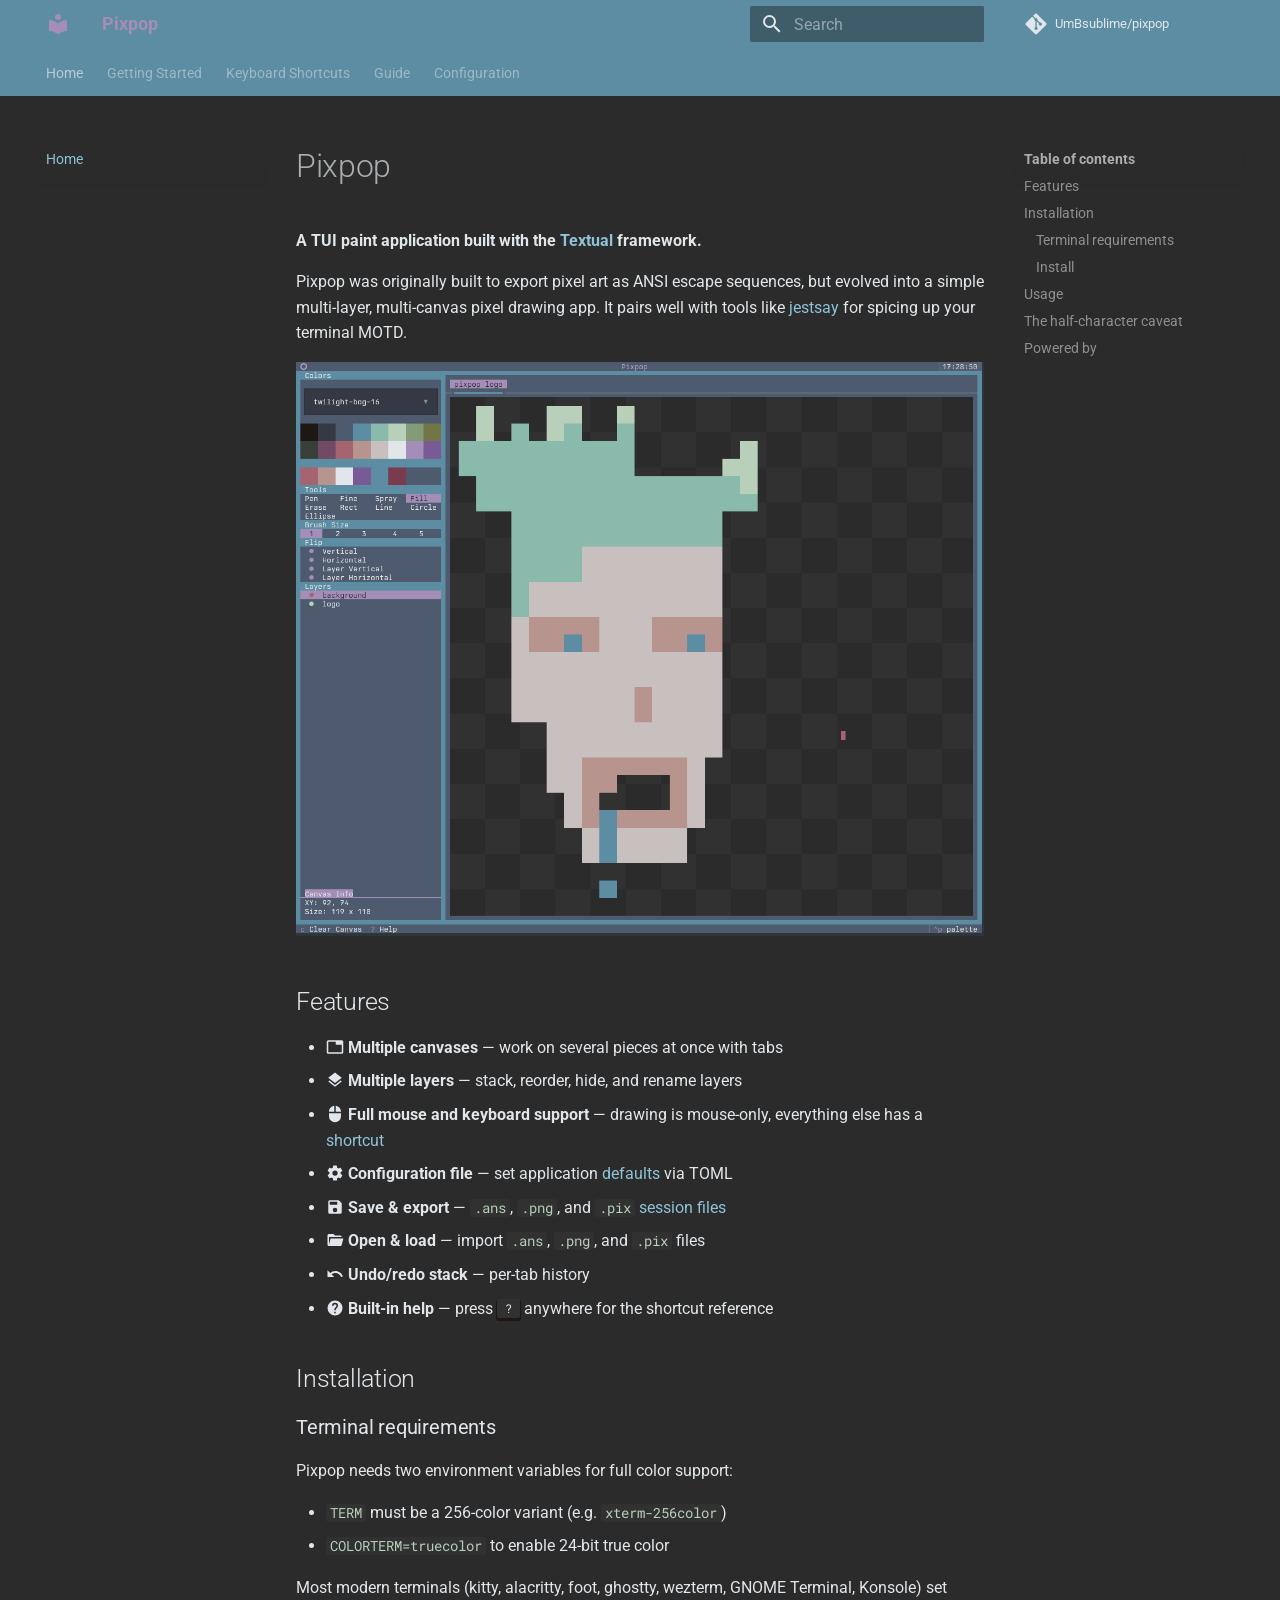
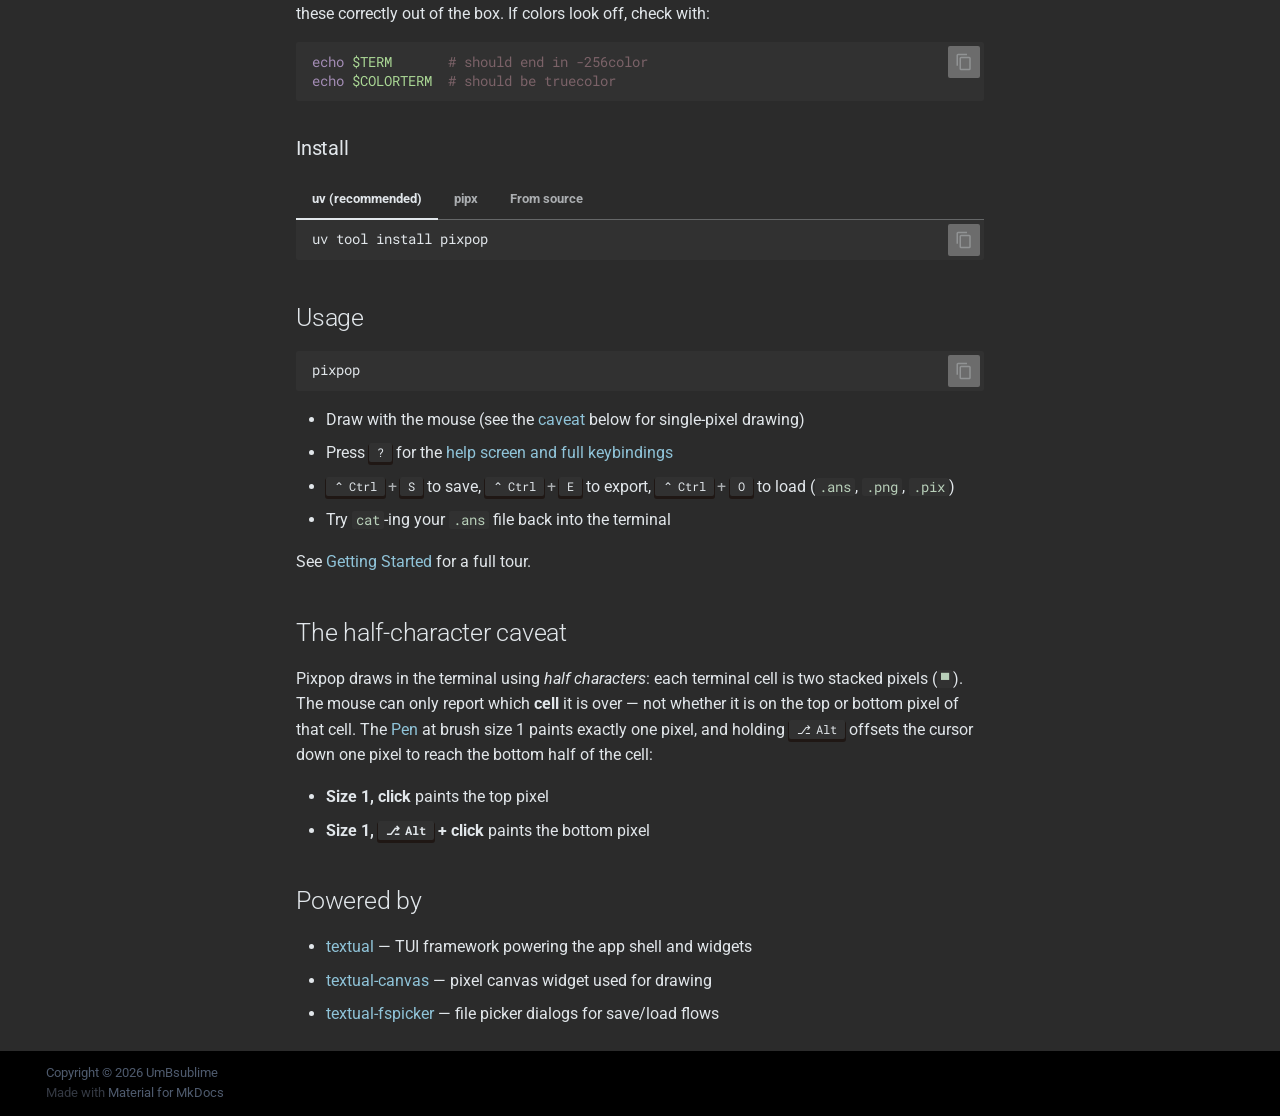
<file: index.html>
<!doctype html>
<html lang="en" class="no-js">
  <head>
    
      <meta charset="utf-8">
      <meta name="viewport" content="width=device-width,initial-scale=1">
      
        <meta name="description" content="A TUI paint application built with Python and the Textual framework">
      
      
      
        <link rel="canonical" href="https://umbsublime.github.io/pixpop/">
      
      
      
        <link rel="next" href="getting-started/">
      
      
        
      
      
      <link rel="icon" href="assets/images/favicon.png">
      <meta name="generator" content="mkdocs-1.6.1, mkdocs-material-9.7.7">
    
    
      
        <title>Pixpop</title>
      
    
    
      <link rel="stylesheet" href="assets/stylesheets/main.ec1eaa64.min.css">
      
        
        <link rel="stylesheet" href="assets/stylesheets/palette.ab4e12ef.min.css">
      
      


    
    
      
    
    
      
        
        
        <link rel="preconnect" href="https://fonts.gstatic.com" crossorigin>
        <link rel="stylesheet" href="https://fonts.googleapis.com/css?family=Roboto:300,300i,400,400i,700,700i%7CRoboto+Mono:400,400i,700,700i&display=fallback">
        <style>:root{--md-text-font:"Roboto";--md-code-font:"Roboto Mono"}</style>
      
    
    
      <link rel="stylesheet" href="stylesheets/twilight-bog.css">
    
    <script>__md_scope=new URL(".",location),__md_hash=e=>[...e].reduce(((e,_)=>(e<<5)-e+_.charCodeAt(0)),0),__md_get=(e,_=localStorage,t=__md_scope)=>JSON.parse(_.getItem(t.pathname+"."+e)),__md_set=(e,_,t=localStorage,a=__md_scope)=>{try{t.setItem(a.pathname+"."+e,JSON.stringify(_))}catch(e){}}</script>
    
      

    
    
  </head>
  
  
    
    
    
    
    
    <body dir="ltr" data-md-color-scheme="twilight-bog" data-md-color-primary="indigo" data-md-color-accent="indigo">
  
    
    <input class="md-toggle" data-md-toggle="drawer" type="checkbox" id="__drawer" autocomplete="off">
    <input class="md-toggle" data-md-toggle="search" type="checkbox" id="__search" autocomplete="off">
    <label class="md-overlay" for="__drawer"></label>
    <div data-md-component="skip">
      
        
        <a href="#pixpop" class="md-skip">
          Skip to content
        </a>
      
    </div>
    <div data-md-component="announce">
      
    </div>
    
    
      

<header class="md-header" data-md-component="header">
  <nav class="md-header__inner md-grid" aria-label="Header">
    <a href="." title="Pixpop" class="md-header__button md-logo" aria-label="Pixpop" data-md-component="logo">
      
  
  <svg xmlns="http://www.w3.org/2000/svg" viewBox="0 0 24 24"><path d="M12 8a3 3 0 0 0 3-3 3 3 0 0 0-3-3 3 3 0 0 0-3 3 3 3 0 0 0 3 3m0 3.54C9.64 9.35 6.5 8 3 8v11c3.5 0 6.64 1.35 9 3.54 2.36-2.19 5.5-3.54 9-3.54V8c-3.5 0-6.64 1.35-9 3.54"/></svg>

    </a>
    <label class="md-header__button md-icon" for="__drawer">
      
      <svg xmlns="http://www.w3.org/2000/svg" viewBox="0 0 24 24"><path d="M3 6h18v2H3zm0 5h18v2H3zm0 5h18v2H3z"/></svg>
    </label>
    <div class="md-header__title" data-md-component="header-title">
      <div class="md-header__ellipsis">
        <div class="md-header__topic">
          <span class="md-ellipsis">
            Pixpop
          </span>
        </div>
        <div class="md-header__topic" data-md-component="header-topic">
          <span class="md-ellipsis">
            
              Home
            
          </span>
        </div>
      </div>
    </div>
    
      
    
    
    
    
      
      
        <label class="md-header__button md-icon" for="__search">
          
          <svg xmlns="http://www.w3.org/2000/svg" viewBox="0 0 24 24"><path d="M9.5 3A6.5 6.5 0 0 1 16 9.5c0 1.61-.59 3.09-1.56 4.23l.27.27h.79l5 5-1.5 1.5-5-5v-.79l-.27-.27A6.52 6.52 0 0 1 9.5 16 6.5 6.5 0 0 1 3 9.5 6.5 6.5 0 0 1 9.5 3m0 2C7 5 5 7 5 9.5S7 14 9.5 14 14 12 14 9.5 12 5 9.5 5"/></svg>
        </label>
        <div class="md-search" data-md-component="search" role="dialog">
  <label class="md-search__overlay" for="__search"></label>
  <div class="md-search__inner" role="search">
    <form class="md-search__form" name="search">
      <input type="text" class="md-search__input" name="query" aria-label="Search" placeholder="Search" autocapitalize="off" autocorrect="off" autocomplete="off" spellcheck="false" data-md-component="search-query" required>
      <label class="md-search__icon md-icon" for="__search">
        
        <svg xmlns="http://www.w3.org/2000/svg" viewBox="0 0 24 24"><path d="M9.5 3A6.5 6.5 0 0 1 16 9.5c0 1.61-.59 3.09-1.56 4.23l.27.27h.79l5 5-1.5 1.5-5-5v-.79l-.27-.27A6.52 6.52 0 0 1 9.5 16 6.5 6.5 0 0 1 3 9.5 6.5 6.5 0 0 1 9.5 3m0 2C7 5 5 7 5 9.5S7 14 9.5 14 14 12 14 9.5 12 5 9.5 5"/></svg>
        
        <svg xmlns="http://www.w3.org/2000/svg" viewBox="0 0 24 24"><path d="M20 11v2H8l5.5 5.5-1.42 1.42L4.16 12l7.92-7.92L13.5 5.5 8 11z"/></svg>
      </label>
      <nav class="md-search__options" aria-label="Search">
        
        <button type="reset" class="md-search__icon md-icon" title="Clear" aria-label="Clear" tabindex="-1">
          
          <svg xmlns="http://www.w3.org/2000/svg" viewBox="0 0 24 24"><path d="M19 6.41 17.59 5 12 10.59 6.41 5 5 6.41 10.59 12 5 17.59 6.41 19 12 13.41 17.59 19 19 17.59 13.41 12z"/></svg>
        </button>
      </nav>
      
        <div class="md-search__suggest" data-md-component="search-suggest"></div>
      
    </form>
    <div class="md-search__output">
      <div class="md-search__scrollwrap" tabindex="0" data-md-scrollfix>
        <div class="md-search-result" data-md-component="search-result">
          <div class="md-search-result__meta">
            Initializing search
          </div>
          <ol class="md-search-result__list" role="presentation"></ol>
        </div>
      </div>
    </div>
  </div>
</div>
      
    
    
      <div class="md-header__source">
        <a href="https://github.com/UmBsublime/pixpop" title="Go to repository" class="md-source" data-md-component="source">
  <div class="md-source__icon md-icon">
    
    <svg xmlns="http://www.w3.org/2000/svg" viewBox="0 0 448 512"><!--! Font Awesome Free 7.1.0 by @fontawesome - https://fontawesome.com License - https://fontawesome.com/license/free (Icons: CC BY 4.0, Fonts: SIL OFL 1.1, Code: MIT License) Copyright 2025 Fonticons, Inc.--><path d="M439.6 236.1 244 40.5c-5.4-5.5-12.8-8.5-20.4-8.5s-15 3-20.4 8.4L162.5 81l51.5 51.5c27.1-9.1 52.7 16.8 43.4 43.7l49.7 49.7c34.2-11.8 61.2 31 35.5 56.7-26.5 26.5-70.2-2.9-56-37.3L240.3 199v121.9c25.3 12.5 22.3 41.8 9.1 55-6.4 6.4-15.2 10.1-24.3 10.1s-17.8-3.6-24.3-10.1c-17.6-17.6-11.1-46.9 11.2-56v-123c-20.8-8.5-24.6-30.7-18.6-45L142.6 101 8.5 235.1C3 240.6 0 247.9 0 255.5s3 15 8.5 20.4l195.6 195.7c5.4 5.4 12.7 8.4 20.4 8.4s15-3 20.4-8.4l194.7-194.7c5.4-5.4 8.4-12.8 8.4-20.4s-3-15-8.4-20.4"/></svg>
  </div>
  <div class="md-source__repository">
    UmBsublime/pixpop
  </div>
</a>
      </div>
    
  </nav>
  
</header>
    
    <div class="md-container" data-md-component="container">
      
      
        
          
            
<nav class="md-tabs" aria-label="Tabs" data-md-component="tabs">
  <div class="md-grid">
    <ul class="md-tabs__list">
      
        
  
  
  
    
  
  
    <li class="md-tabs__item md-tabs__item--active">
      <a href="." class="md-tabs__link">
        
  
  
    
  
  Home

      </a>
    </li>
  

      
        
  
  
  
  
    <li class="md-tabs__item">
      <a href="getting-started/" class="md-tabs__link">
        
  
  
    
  
  Getting Started

      </a>
    </li>
  

      
        
  
  
  
  
    <li class="md-tabs__item">
      <a href="shortcuts/" class="md-tabs__link">
        
  
  
    
  
  Keyboard Shortcuts

      </a>
    </li>
  

      
        
  
  
  
  
    
    
      <li class="md-tabs__item">
        <a href="tools/" class="md-tabs__link">
          
  
  
  Guide

        </a>
      </li>
    
  

      
        
  
  
  
  
    <li class="md-tabs__item">
      <a href="configuration/" class="md-tabs__link">
        
  
  
    
  
  Configuration

      </a>
    </li>
  

      
    </ul>
  </div>
</nav>
          
        
      
      <main class="md-main" data-md-component="main">
        <div class="md-main__inner md-grid">
          
            
              
              <div class="md-sidebar md-sidebar--primary" data-md-component="sidebar" data-md-type="navigation" >
                <div class="md-sidebar__scrollwrap">
                  <div class="md-sidebar__inner">
                    


  


<nav class="md-nav md-nav--primary md-nav--lifted" aria-label="Navigation" data-md-level="0">
  <label class="md-nav__title" for="__drawer">
    <a href="." title="Pixpop" class="md-nav__button md-logo" aria-label="Pixpop" data-md-component="logo">
      
  
  <svg xmlns="http://www.w3.org/2000/svg" viewBox="0 0 24 24"><path d="M12 8a3 3 0 0 0 3-3 3 3 0 0 0-3-3 3 3 0 0 0-3 3 3 3 0 0 0 3 3m0 3.54C9.64 9.35 6.5 8 3 8v11c3.5 0 6.64 1.35 9 3.54 2.36-2.19 5.5-3.54 9-3.54V8c-3.5 0-6.64 1.35-9 3.54"/></svg>

    </a>
    Pixpop
  </label>
  
    <div class="md-nav__source">
      <a href="https://github.com/UmBsublime/pixpop" title="Go to repository" class="md-source" data-md-component="source">
  <div class="md-source__icon md-icon">
    
    <svg xmlns="http://www.w3.org/2000/svg" viewBox="0 0 448 512"><!--! Font Awesome Free 7.1.0 by @fontawesome - https://fontawesome.com License - https://fontawesome.com/license/free (Icons: CC BY 4.0, Fonts: SIL OFL 1.1, Code: MIT License) Copyright 2025 Fonticons, Inc.--><path d="M439.6 236.1 244 40.5c-5.4-5.5-12.8-8.5-20.4-8.5s-15 3-20.4 8.4L162.5 81l51.5 51.5c27.1-9.1 52.7 16.8 43.4 43.7l49.7 49.7c34.2-11.8 61.2 31 35.5 56.7-26.5 26.5-70.2-2.9-56-37.3L240.3 199v121.9c25.3 12.5 22.3 41.8 9.1 55-6.4 6.4-15.2 10.1-24.3 10.1s-17.8-3.6-24.3-10.1c-17.6-17.6-11.1-46.9 11.2-56v-123c-20.8-8.5-24.6-30.7-18.6-45L142.6 101 8.5 235.1C3 240.6 0 247.9 0 255.5s3 15 8.5 20.4l195.6 195.7c5.4 5.4 12.7 8.4 20.4 8.4s15-3 20.4-8.4l194.7-194.7c5.4-5.4 8.4-12.8 8.4-20.4s-3-15-8.4-20.4"/></svg>
  </div>
  <div class="md-source__repository">
    UmBsublime/pixpop
  </div>
</a>
    </div>
  
  <ul class="md-nav__list" data-md-scrollfix>
    
      
      
  
  
    
  
  
  
    <li class="md-nav__item md-nav__item--active">
      
      <input class="md-nav__toggle md-toggle" type="checkbox" id="__toc">
      
      
        
      
      
        <label class="md-nav__link md-nav__link--active" for="__toc">
          
  
  
  <span class="md-ellipsis">
    
  
    Home
  

    
  </span>
  
  

          <span class="md-nav__icon md-icon"></span>
        </label>
      
      <a href="." class="md-nav__link md-nav__link--active">
        
  
  
  <span class="md-ellipsis">
    
  
    Home
  

    
  </span>
  
  

      </a>
      
        

<nav class="md-nav md-nav--secondary" aria-label="Table of contents">
  
  
  
    
  
  
    <label class="md-nav__title" for="__toc">
      <span class="md-nav__icon md-icon"></span>
      Table of contents
    </label>
    <ul class="md-nav__list" data-md-component="toc" data-md-scrollfix>
      
        <li class="md-nav__item">
  <a href="#features" class="md-nav__link">
    <span class="md-ellipsis">
      
        Features
      
    </span>
  </a>
  
</li>
      
        <li class="md-nav__item">
  <a href="#installation" class="md-nav__link">
    <span class="md-ellipsis">
      
        Installation
      
    </span>
  </a>
  
    <nav class="md-nav" aria-label="Installation">
      <ul class="md-nav__list">
        
          <li class="md-nav__item">
  <a href="#terminal-requirements" class="md-nav__link">
    <span class="md-ellipsis">
      
        Terminal requirements
      
    </span>
  </a>
  
</li>
        
          <li class="md-nav__item">
  <a href="#install" class="md-nav__link">
    <span class="md-ellipsis">
      
        Install
      
    </span>
  </a>
  
</li>
        
      </ul>
    </nav>
  
</li>
      
        <li class="md-nav__item">
  <a href="#usage" class="md-nav__link">
    <span class="md-ellipsis">
      
        Usage
      
    </span>
  </a>
  
</li>
      
        <li class="md-nav__item">
  <a href="#the-half-character-caveat" class="md-nav__link">
    <span class="md-ellipsis">
      
        The half-character caveat
      
    </span>
  </a>
  
</li>
      
        <li class="md-nav__item">
  <a href="#powered-by" class="md-nav__link">
    <span class="md-ellipsis">
      
        Powered by
      
    </span>
  </a>
  
</li>
      
    </ul>
  
</nav>
      
    </li>
  

    
      
      
  
  
  
  
    <li class="md-nav__item">
      <a href="getting-started/" class="md-nav__link">
        
  
  
  <span class="md-ellipsis">
    
  
    Getting Started
  

    
  </span>
  
  

      </a>
    </li>
  

    
      
      
  
  
  
  
    <li class="md-nav__item">
      <a href="shortcuts/" class="md-nav__link">
        
  
  
  <span class="md-ellipsis">
    
  
    Keyboard Shortcuts
  

    
  </span>
  
  

      </a>
    </li>
  

    
      
      
  
  
  
  
    
    
    
    
      
      
        
      
    
    
    <li class="md-nav__item md-nav__item--nested">
      
        
        
        <input class="md-nav__toggle md-toggle " type="checkbox" id="__nav_4" >
        
          
          <label class="md-nav__link" for="__nav_4" id="__nav_4_label" tabindex="0">
            
  
  
  <span class="md-ellipsis">
    
  
    Guide
  

    
  </span>
  
  

            <span class="md-nav__icon md-icon"></span>
          </label>
        
        <nav class="md-nav" data-md-level="1" aria-labelledby="__nav_4_label" aria-expanded="false">
          <label class="md-nav__title" for="__nav_4">
            <span class="md-nav__icon md-icon"></span>
            
  
    Guide
  

          </label>
          <ul class="md-nav__list" data-md-scrollfix>
            
              
                
  
  
  
  
    <li class="md-nav__item">
      <a href="tools/" class="md-nav__link">
        
  
  
  <span class="md-ellipsis">
    
  
    Drawing Tools
  

    
  </span>
  
  

      </a>
    </li>
  

              
            
              
                
  
  
  
  
    <li class="md-nav__item">
      <a href="layers/" class="md-nav__link">
        
  
  
  <span class="md-ellipsis">
    
  
    Layers
  

    
  </span>
  
  

      </a>
    </li>
  

              
            
              
                
  
  
  
  
    <li class="md-nav__item">
      <a href="canvases/" class="md-nav__link">
        
  
  
  <span class="md-ellipsis">
    
  
    Canvases & Tabs
  

    
  </span>
  
  

      </a>
    </li>
  

              
            
              
                
  
  
  
  
    <li class="md-nav__item">
      <a href="colors/" class="md-nav__link">
        
  
  
  <span class="md-ellipsis">
    
  
    Colors & Palettes
  

    
  </span>
  
  

      </a>
    </li>
  

              
            
              
                
  
  
  
  
    <li class="md-nav__item">
      <a href="file-formats/" class="md-nav__link">
        
  
  
  <span class="md-ellipsis">
    
  
    File Formats
  

    
  </span>
  
  

      </a>
    </li>
  

              
            
          </ul>
        </nav>
      
    </li>
  

    
      
      
  
  
  
  
    <li class="md-nav__item">
      <a href="configuration/" class="md-nav__link">
        
  
  
  <span class="md-ellipsis">
    
  
    Configuration
  

    
  </span>
  
  

      </a>
    </li>
  

    
  </ul>
</nav>
                  </div>
                </div>
              </div>
            
            
              
              <div class="md-sidebar md-sidebar--secondary" data-md-component="sidebar" data-md-type="toc" >
                <div class="md-sidebar__scrollwrap">
                  <div class="md-sidebar__inner">
                    

<nav class="md-nav md-nav--secondary" aria-label="Table of contents">
  
  
  
    
  
  
    <label class="md-nav__title" for="__toc">
      <span class="md-nav__icon md-icon"></span>
      Table of contents
    </label>
    <ul class="md-nav__list" data-md-component="toc" data-md-scrollfix>
      
        <li class="md-nav__item">
  <a href="#features" class="md-nav__link">
    <span class="md-ellipsis">
      
        Features
      
    </span>
  </a>
  
</li>
      
        <li class="md-nav__item">
  <a href="#installation" class="md-nav__link">
    <span class="md-ellipsis">
      
        Installation
      
    </span>
  </a>
  
    <nav class="md-nav" aria-label="Installation">
      <ul class="md-nav__list">
        
          <li class="md-nav__item">
  <a href="#terminal-requirements" class="md-nav__link">
    <span class="md-ellipsis">
      
        Terminal requirements
      
    </span>
  </a>
  
</li>
        
          <li class="md-nav__item">
  <a href="#install" class="md-nav__link">
    <span class="md-ellipsis">
      
        Install
      
    </span>
  </a>
  
</li>
        
      </ul>
    </nav>
  
</li>
      
        <li class="md-nav__item">
  <a href="#usage" class="md-nav__link">
    <span class="md-ellipsis">
      
        Usage
      
    </span>
  </a>
  
</li>
      
        <li class="md-nav__item">
  <a href="#the-half-character-caveat" class="md-nav__link">
    <span class="md-ellipsis">
      
        The half-character caveat
      
    </span>
  </a>
  
</li>
      
        <li class="md-nav__item">
  <a href="#powered-by" class="md-nav__link">
    <span class="md-ellipsis">
      
        Powered by
      
    </span>
  </a>
  
</li>
      
    </ul>
  
</nav>
                  </div>
                </div>
              </div>
            
          
          
            <div class="md-content" data-md-component="content">
              
              <article class="md-content__inner md-typeset">
                
                  


  
  


<h1 id="pixpop">Pixpop<a class="headerlink" href="#pixpop" title="Permanent link">&para;</a></h1>
<p><strong>A TUI paint application built with the <a href="https://textual.textualize.io/">Textual</a> framework.</strong></p>
<p>Pixpop was originally built to export pixel art as ANSI escape sequences,
but evolved into a simple multi-layer, multi-canvas pixel drawing app.
It pairs well with tools like <a href="https://github.com/UmBsublime/jestsay">jestsay</a>
for spicing up your terminal MOTD.</p>
<p><img alt="Pixpop main window" src="assets/images/app.png" /></p>
<h2 id="features">Features<a class="headerlink" href="#features" title="Permanent link">&para;</a></h2>
<ul>
<li><span class="twemoji"><svg xmlns="http://www.w3.org/2000/svg" viewBox="0 0 24 24"><path d="M21 3H3a2 2 0 0 0-2 2v14a2 2 0 0 0 2 2h18a2 2 0 0 0 2-2V5a2 2 0 0 0-2-2m0 16H3V5h10v4h8z"/></svg></span> <strong>Multiple canvases</strong> — work on several pieces at once with tabs</li>
<li><span class="twemoji"><svg xmlns="http://www.w3.org/2000/svg" viewBox="0 0 24 24"><path d="m12 16 7.36-5.73L21 9l-9-7-9 7 1.63 1.27M12 18.54l-7.38-5.73L3 14.07l9 7 9-7-1.63-1.27z"/></svg></span> <strong>Multiple layers</strong> — stack, reorder, hide, and rename layers</li>
<li><span class="twemoji"><svg xmlns="http://www.w3.org/2000/svg" viewBox="0 0 24 24"><path d="M11 1.07C7.05 1.56 4 4.92 4 9h7m-7 6a8 8 0 0 0 8 8 8 8 0 0 0 8-8v-4H4m9-9.93V9h7c0-4.08-3.06-7.44-7-7.93"/></svg></span> <strong>Full mouse and keyboard support</strong> — drawing is mouse-only, everything else has a <a href="shortcuts/">shortcut</a></li>
<li><span class="twemoji"><svg xmlns="http://www.w3.org/2000/svg" viewBox="0 0 24 24"><path d="M12 15.5A3.5 3.5 0 0 1 8.5 12 3.5 3.5 0 0 1 12 8.5a3.5 3.5 0 0 1 3.5 3.5 3.5 3.5 0 0 1-3.5 3.5m7.43-2.53c.04-.32.07-.64.07-.97s-.03-.66-.07-1l2.11-1.63c.19-.15.24-.42.12-.64l-2-3.46c-.12-.22-.39-.31-.61-.22l-2.49 1c-.52-.39-1.06-.73-1.69-.98l-.37-2.65A.506.506 0 0 0 14 2h-4c-.25 0-.46.18-.5.42l-.37 2.65c-.63.25-1.17.59-1.69.98l-2.49-1c-.22-.09-.49 0-.61.22l-2 3.46c-.13.22-.07.49.12.64L4.57 11c-.04.34-.07.67-.07 1s.03.65.07.97l-2.11 1.66c-.19.15-.25.42-.12.64l2 3.46c.12.22.39.3.61.22l2.49-1.01c.52.4 1.06.74 1.69.99l.37 2.65c.04.24.25.42.5.42h4c.25 0 .46-.18.5-.42l.37-2.65c.63-.26 1.17-.59 1.69-.99l2.49 1.01c.22.08.49 0 .61-.22l2-3.46c.12-.22.07-.49-.12-.64z"/></svg></span> <strong>Configuration file</strong> — set application <a href="configuration/">defaults</a> via TOML</li>
<li><span class="twemoji"><svg xmlns="http://www.w3.org/2000/svg" viewBox="0 0 24 24"><path d="M15 9H5V5h10m-3 14a3 3 0 0 1-3-3 3 3 0 0 1 3-3 3 3 0 0 1 3 3 3 3 0 0 1-3 3m5-16H5a2 2 0 0 0-2 2v14a2 2 0 0 0 2 2h14a2 2 0 0 0 2-2V7z"/></svg></span> <strong>Save &amp; export</strong> — <code>.ans</code>, <code>.png</code>, and <code>.pix</code> <a href="file-formats/">session files</a></li>
<li><span class="twemoji"><svg xmlns="http://www.w3.org/2000/svg" viewBox="0 0 24 24"><path d="M19 20H4a2 2 0 0 1-2-2V6c0-1.11.89-2 2-2h6l2 2h7a2 2 0 0 1 2 2H4v10l2.14-8h17.07l-2.28 8.5c-.23.87-1.01 1.5-1.93 1.5"/></svg></span> <strong>Open &amp; load</strong> — import <code>.ans</code>, <code>.png</code>, and <code>.pix</code> files</li>
<li><span class="twemoji"><svg xmlns="http://www.w3.org/2000/svg" viewBox="0 0 24 24"><path d="M12.5 8c-2.65 0-5.05 1-6.9 2.6L2 7v9h9l-3.62-3.62c1.39-1.16 3.16-1.88 5.12-1.88 3.54 0 6.55 2.31 7.6 5.5l2.37-.78C21.08 11.03 17.15 8 12.5 8"/></svg></span> <strong>Undo/redo stack</strong> — per-tab history</li>
<li><span class="twemoji"><svg xmlns="http://www.w3.org/2000/svg" viewBox="0 0 24 24"><path d="m15.07 11.25-.9.92C13.45 12.89 13 13.5 13 15h-2v-.5c0-1.11.45-2.11 1.17-2.83l1.24-1.26c.37-.36.59-.86.59-1.41a2 2 0 0 0-2-2 2 2 0 0 0-2 2H8a4 4 0 0 1 4-4 4 4 0 0 1 4 4 3.2 3.2 0 0 1-.93 2.25M13 19h-2v-2h2M12 2A10 10 0 0 0 2 12a10 10 0 0 0 10 10 10 10 0 0 0 10-10c0-5.53-4.5-10-10-10"/></svg></span> <strong>Built-in help</strong> — press <span class="keys"><kbd class="key-question">?</kbd></span> anywhere for the shortcut reference</li>
</ul>
<h2 id="installation">Installation<a class="headerlink" href="#installation" title="Permanent link">&para;</a></h2>
<h3 id="terminal-requirements">Terminal requirements<a class="headerlink" href="#terminal-requirements" title="Permanent link">&para;</a></h3>
<p>Pixpop needs two environment variables for full color support:</p>
<ul>
<li><code>TERM</code> must be a 256-color variant (e.g. <code>xterm-256color</code>)</li>
<li><code>COLORTERM=truecolor</code> to enable 24-bit true color</li>
</ul>
<p>Most modern terminals (kitty, alacritty, foot, ghostty, wezterm, GNOME
Terminal, Konsole) set these correctly out of the box. If colors look off,
check with:</p>
<div class="highlight"><pre><span></span><code><a id="__codelineno-0-1" name="__codelineno-0-1" href="#__codelineno-0-1"></a><span class="nb">echo</span><span class="w"> </span><span class="nv">$TERM</span><span class="w">       </span><span class="c1"># should end in -256color</span>
<a id="__codelineno-0-2" name="__codelineno-0-2" href="#__codelineno-0-2"></a><span class="nb">echo</span><span class="w"> </span><span class="nv">$COLORTERM</span><span class="w">  </span><span class="c1"># should be truecolor</span>
</code></pre></div>
<h3 id="install">Install<a class="headerlink" href="#install" title="Permanent link">&para;</a></h3>
<div class="tabbed-set tabbed-alternate" data-tabs="1:3"><input checked="checked" id="__tabbed_1_1" name="__tabbed_1" type="radio" /><input id="__tabbed_1_2" name="__tabbed_1" type="radio" /><input id="__tabbed_1_3" name="__tabbed_1" type="radio" /><div class="tabbed-labels"><label for="__tabbed_1_1">uv (recommended)</label><label for="__tabbed_1_2">pipx</label><label for="__tabbed_1_3">From source</label></div>
<div class="tabbed-content">
<div class="tabbed-block">
<div class="highlight"><pre><span></span><code><a id="__codelineno-1-1" name="__codelineno-1-1" href="#__codelineno-1-1"></a>uv<span class="w"> </span>tool<span class="w"> </span>install<span class="w"> </span>pixpop
</code></pre></div>
</div>
<div class="tabbed-block">
<div class="highlight"><pre><span></span><code><a id="__codelineno-2-1" name="__codelineno-2-1" href="#__codelineno-2-1"></a>pipx<span class="w"> </span>install<span class="w"> </span>pixpop
</code></pre></div>
</div>
<div class="tabbed-block">
<div class="highlight"><pre><span></span><code><a id="__codelineno-3-1" name="__codelineno-3-1" href="#__codelineno-3-1"></a>git<span class="w"> </span>clone<span class="w"> </span>https://github.com/umbsublime/pixpop.git
<a id="__codelineno-3-2" name="__codelineno-3-2" href="#__codelineno-3-2"></a><span class="nb">cd</span><span class="w"> </span>pixpop
<a id="__codelineno-3-3" name="__codelineno-3-3" href="#__codelineno-3-3"></a>uv<span class="w"> </span>sync
<a id="__codelineno-3-4" name="__codelineno-3-4" href="#__codelineno-3-4"></a>uv<span class="w"> </span>run<span class="w"> </span>pixpop
</code></pre></div>
</div>
</div>
</div>
<h2 id="usage">Usage<a class="headerlink" href="#usage" title="Permanent link">&para;</a></h2>
<div class="highlight"><pre><span></span><code><a id="__codelineno-4-1" name="__codelineno-4-1" href="#__codelineno-4-1"></a>pixpop
</code></pre></div>
<ul>
<li>Draw with the mouse (see the <a href="#the-half-character-caveat">caveat</a> below for single-pixel drawing)</li>
<li>Press <span class="keys"><kbd class="key-question">?</kbd></span> for the <a href="shortcuts/">help screen and full keybindings</a></li>
<li><span class="keys"><kbd class="key-control">Ctrl</kbd><span>+</span><kbd class="key-s">S</kbd></span> to save, <span class="keys"><kbd class="key-control">Ctrl</kbd><span>+</span><kbd class="key-e">E</kbd></span> to export, <span class="keys"><kbd class="key-control">Ctrl</kbd><span>+</span><kbd class="key-o">O</kbd></span> to load (<code>.ans</code>, <code>.png</code>, <code>.pix</code>)</li>
<li>Try <code>cat</code>-ing your <code>.ans</code> file back into the terminal</li>
</ul>
<p>See <a href="getting-started/">Getting Started</a> for a full tour.</p>
<h2 id="the-half-character-caveat">The half-character caveat<a class="headerlink" href="#the-half-character-caveat" title="Permanent link">&para;</a></h2>
<p>Pixpop draws in the terminal using <em>half characters</em>: each terminal cell is two
stacked pixels (<code>▀</code>). The mouse can only report which <strong>cell</strong> it is over — not
whether it is on the top or bottom pixel of that cell. The
<a href="tools/#pen">Pen</a> at brush size 1 paints exactly one pixel, and holding
<span class="keys"><kbd class="key-alt">Alt</kbd></span> offsets the cursor down one pixel to reach the bottom half of the cell:</p>
<ul>
<li><strong>Size 1, click</strong> paints the top pixel</li>
<li><strong>Size 1, <span class="keys"><kbd class="key-alt">Alt</kbd></span> + click</strong> paints the bottom pixel</li>
</ul>
<h2 id="powered-by">Powered by<a class="headerlink" href="#powered-by" title="Permanent link">&para;</a></h2>
<ul>
<li><a href="https://github.com/Textualize/textual">textual</a> — TUI framework powering the app shell and widgets</li>
<li><a href="https://github.com/davep/textual-canvas">textual-canvas</a> — pixel canvas widget used for drawing</li>
<li><a href="https://github.com/davep/textual-fspicker">textual-fspicker</a> — file picker dialogs for save/load flows</li>
</ul>












                
              </article>
            </div>
          
          
<script>var target=document.getElementById(location.hash.slice(1));target&&target.name&&(target.checked=target.name.startsWith("__tabbed_"))</script>
        </div>
        
          <button type="button" class="md-top md-icon" data-md-component="top" hidden>
  
  <svg xmlns="http://www.w3.org/2000/svg" viewBox="0 0 24 24"><path d="M13 20h-2V8l-5.5 5.5-1.42-1.42L12 4.16l7.92 7.92-1.42 1.42L13 8z"/></svg>
  Back to top
</button>
        
      </main>
      
        <footer class="md-footer">
  
  <div class="md-footer-meta md-typeset">
    <div class="md-footer-meta__inner md-grid">
      <div class="md-copyright">
  
    <div class="md-copyright__highlight">
      Copyright &copy; 2026 UmBsublime
    </div>
  
  
    Made with
    <a href="https://squidfunk.github.io/mkdocs-material/" target="_blank" rel="noopener">
      Material for MkDocs
    </a>
  
</div>
      
    </div>
  </div>
</footer>
      
    </div>
    <div class="md-dialog" data-md-component="dialog">
      <div class="md-dialog__inner md-typeset"></div>
    </div>
    
    
    
      
      
      <script id="__config" type="application/json">{"annotate": null, "base": ".", "features": ["navigation.tabs", "navigation.sections", "navigation.top", "navigation.instant", "content.code.copy", "search.suggest", "search.highlight"], "search": "assets/javascripts/workers/search.2c215733.min.js", "tags": null, "translations": {"clipboard.copied": "Copied to clipboard", "clipboard.copy": "Copy to clipboard", "search.result.more.one": "1 more on this page", "search.result.more.other": "# more on this page", "search.result.none": "No matching documents", "search.result.one": "1 matching document", "search.result.other": "# matching documents", "search.result.placeholder": "Type to start searching", "search.result.term.missing": "Missing", "select.version": "Select version"}, "version": null}</script>
    
    
      <script src="assets/javascripts/bundle.d7400e89.min.js"></script>
      
    
  </body>
</html>
</file>
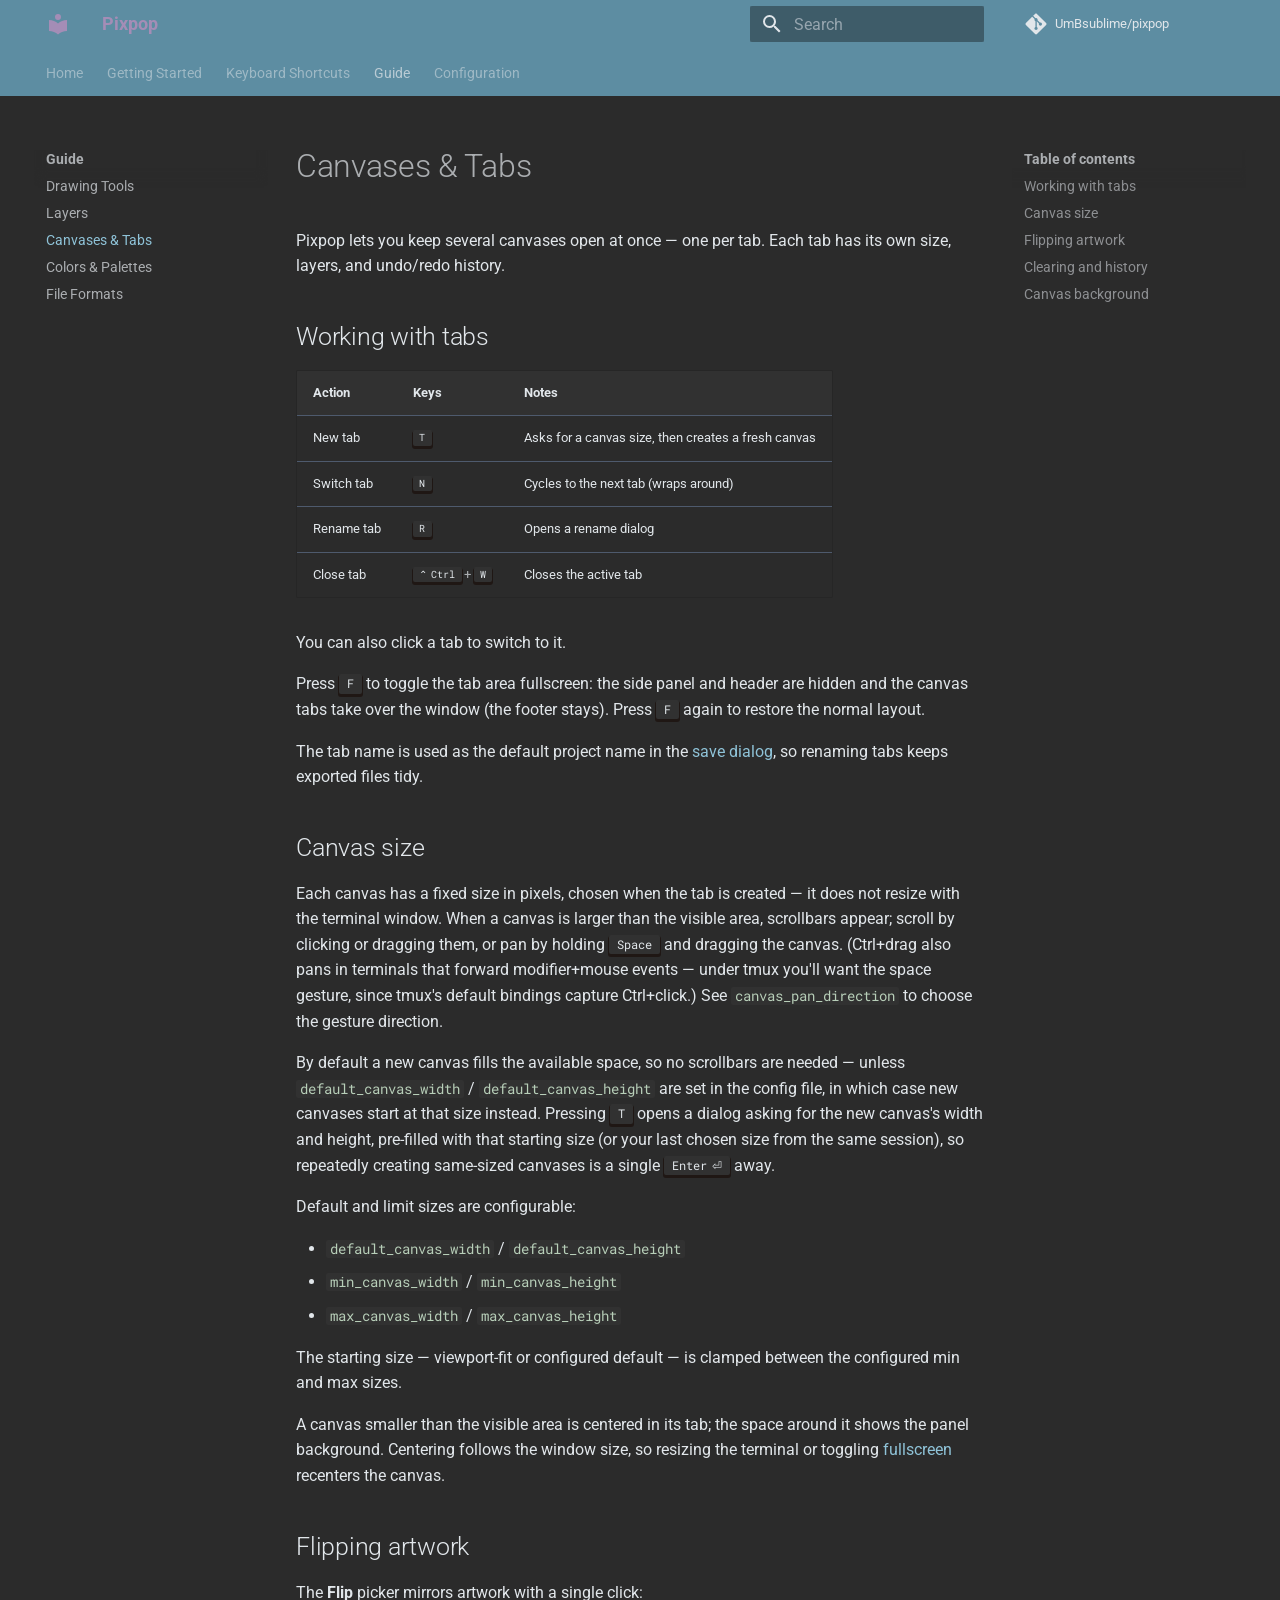
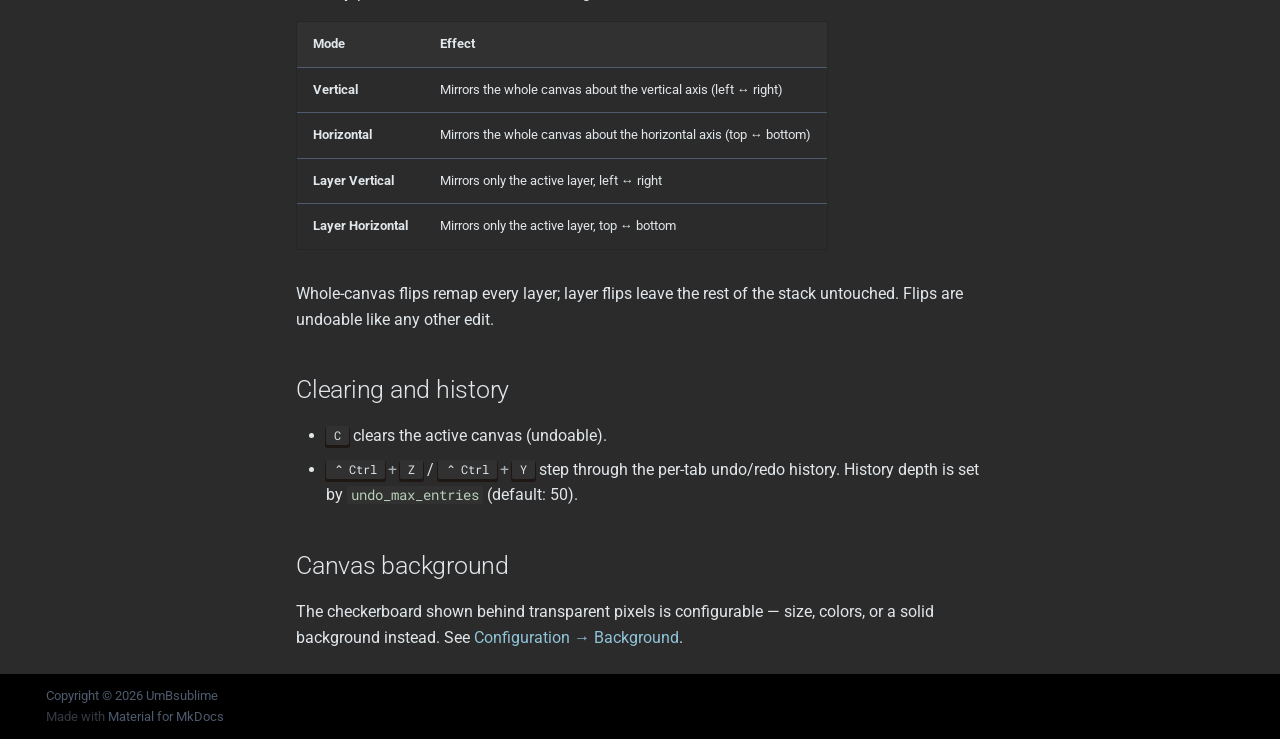
<file: canvases/index.html>
<!doctype html>
<html lang="en" class="no-js">
  <head>
    
      <meta charset="utf-8">
      <meta name="viewport" content="width=device-width,initial-scale=1">
      
        <meta name="description" content="A TUI paint application built with Python and the Textual framework">
      
      
      
        <link rel="canonical" href="https://umbsublime.github.io/pixpop/canvases/">
      
      
        <link rel="prev" href="../layers/">
      
      
        <link rel="next" href="../colors/">
      
      
        
      
      
      <link rel="icon" href="../assets/images/favicon.png">
      <meta name="generator" content="mkdocs-1.6.1, mkdocs-material-9.7.7">
    
    
      
        <title>Canvases & Tabs - Pixpop</title>
      
    
    
      <link rel="stylesheet" href="../assets/stylesheets/main.ec1eaa64.min.css">
      
        
        <link rel="stylesheet" href="../assets/stylesheets/palette.ab4e12ef.min.css">
      
      


    
    
      
    
    
      
        
        
        <link rel="preconnect" href="https://fonts.gstatic.com" crossorigin>
        <link rel="stylesheet" href="https://fonts.googleapis.com/css?family=Roboto:300,300i,400,400i,700,700i%7CRoboto+Mono:400,400i,700,700i&display=fallback">
        <style>:root{--md-text-font:"Roboto";--md-code-font:"Roboto Mono"}</style>
      
    
    
      <link rel="stylesheet" href="../stylesheets/twilight-bog.css">
    
    <script>__md_scope=new URL("..",location),__md_hash=e=>[...e].reduce(((e,_)=>(e<<5)-e+_.charCodeAt(0)),0),__md_get=(e,_=localStorage,t=__md_scope)=>JSON.parse(_.getItem(t.pathname+"."+e)),__md_set=(e,_,t=localStorage,a=__md_scope)=>{try{t.setItem(a.pathname+"."+e,JSON.stringify(_))}catch(e){}}</script>
    
      

    
    
  </head>
  
  
    
    
    
    
    
    <body dir="ltr" data-md-color-scheme="twilight-bog" data-md-color-primary="indigo" data-md-color-accent="indigo">
  
    
    <input class="md-toggle" data-md-toggle="drawer" type="checkbox" id="__drawer" autocomplete="off">
    <input class="md-toggle" data-md-toggle="search" type="checkbox" id="__search" autocomplete="off">
    <label class="md-overlay" for="__drawer"></label>
    <div data-md-component="skip">
      
        
        <a href="#canvases-tabs" class="md-skip">
          Skip to content
        </a>
      
    </div>
    <div data-md-component="announce">
      
    </div>
    
    
      

<header class="md-header" data-md-component="header">
  <nav class="md-header__inner md-grid" aria-label="Header">
    <a href=".." title="Pixpop" class="md-header__button md-logo" aria-label="Pixpop" data-md-component="logo">
      
  
  <svg xmlns="http://www.w3.org/2000/svg" viewBox="0 0 24 24"><path d="M12 8a3 3 0 0 0 3-3 3 3 0 0 0-3-3 3 3 0 0 0-3 3 3 3 0 0 0 3 3m0 3.54C9.64 9.35 6.5 8 3 8v11c3.5 0 6.64 1.35 9 3.54 2.36-2.19 5.5-3.54 9-3.54V8c-3.5 0-6.64 1.35-9 3.54"/></svg>

    </a>
    <label class="md-header__button md-icon" for="__drawer">
      
      <svg xmlns="http://www.w3.org/2000/svg" viewBox="0 0 24 24"><path d="M3 6h18v2H3zm0 5h18v2H3zm0 5h18v2H3z"/></svg>
    </label>
    <div class="md-header__title" data-md-component="header-title">
      <div class="md-header__ellipsis">
        <div class="md-header__topic">
          <span class="md-ellipsis">
            Pixpop
          </span>
        </div>
        <div class="md-header__topic" data-md-component="header-topic">
          <span class="md-ellipsis">
            
              Canvases & Tabs
            
          </span>
        </div>
      </div>
    </div>
    
      
    
    
    
    
      
      
        <label class="md-header__button md-icon" for="__search">
          
          <svg xmlns="http://www.w3.org/2000/svg" viewBox="0 0 24 24"><path d="M9.5 3A6.5 6.5 0 0 1 16 9.5c0 1.61-.59 3.09-1.56 4.23l.27.27h.79l5 5-1.5 1.5-5-5v-.79l-.27-.27A6.52 6.52 0 0 1 9.5 16 6.5 6.5 0 0 1 3 9.5 6.5 6.5 0 0 1 9.5 3m0 2C7 5 5 7 5 9.5S7 14 9.5 14 14 12 14 9.5 12 5 9.5 5"/></svg>
        </label>
        <div class="md-search" data-md-component="search" role="dialog">
  <label class="md-search__overlay" for="__search"></label>
  <div class="md-search__inner" role="search">
    <form class="md-search__form" name="search">
      <input type="text" class="md-search__input" name="query" aria-label="Search" placeholder="Search" autocapitalize="off" autocorrect="off" autocomplete="off" spellcheck="false" data-md-component="search-query" required>
      <label class="md-search__icon md-icon" for="__search">
        
        <svg xmlns="http://www.w3.org/2000/svg" viewBox="0 0 24 24"><path d="M9.5 3A6.5 6.5 0 0 1 16 9.5c0 1.61-.59 3.09-1.56 4.23l.27.27h.79l5 5-1.5 1.5-5-5v-.79l-.27-.27A6.52 6.52 0 0 1 9.5 16 6.5 6.5 0 0 1 3 9.5 6.5 6.5 0 0 1 9.5 3m0 2C7 5 5 7 5 9.5S7 14 9.5 14 14 12 14 9.5 12 5 9.5 5"/></svg>
        
        <svg xmlns="http://www.w3.org/2000/svg" viewBox="0 0 24 24"><path d="M20 11v2H8l5.5 5.5-1.42 1.42L4.16 12l7.92-7.92L13.5 5.5 8 11z"/></svg>
      </label>
      <nav class="md-search__options" aria-label="Search">
        
        <button type="reset" class="md-search__icon md-icon" title="Clear" aria-label="Clear" tabindex="-1">
          
          <svg xmlns="http://www.w3.org/2000/svg" viewBox="0 0 24 24"><path d="M19 6.41 17.59 5 12 10.59 6.41 5 5 6.41 10.59 12 5 17.59 6.41 19 12 13.41 17.59 19 19 17.59 13.41 12z"/></svg>
        </button>
      </nav>
      
        <div class="md-search__suggest" data-md-component="search-suggest"></div>
      
    </form>
    <div class="md-search__output">
      <div class="md-search__scrollwrap" tabindex="0" data-md-scrollfix>
        <div class="md-search-result" data-md-component="search-result">
          <div class="md-search-result__meta">
            Initializing search
          </div>
          <ol class="md-search-result__list" role="presentation"></ol>
        </div>
      </div>
    </div>
  </div>
</div>
      
    
    
      <div class="md-header__source">
        <a href="https://github.com/UmBsublime/pixpop" title="Go to repository" class="md-source" data-md-component="source">
  <div class="md-source__icon md-icon">
    
    <svg xmlns="http://www.w3.org/2000/svg" viewBox="0 0 448 512"><!--! Font Awesome Free 7.1.0 by @fontawesome - https://fontawesome.com License - https://fontawesome.com/license/free (Icons: CC BY 4.0, Fonts: SIL OFL 1.1, Code: MIT License) Copyright 2025 Fonticons, Inc.--><path d="M439.6 236.1 244 40.5c-5.4-5.5-12.8-8.5-20.4-8.5s-15 3-20.4 8.4L162.5 81l51.5 51.5c27.1-9.1 52.7 16.8 43.4 43.7l49.7 49.7c34.2-11.8 61.2 31 35.5 56.7-26.5 26.5-70.2-2.9-56-37.3L240.3 199v121.9c25.3 12.5 22.3 41.8 9.1 55-6.4 6.4-15.2 10.1-24.3 10.1s-17.8-3.6-24.3-10.1c-17.6-17.6-11.1-46.9 11.2-56v-123c-20.8-8.5-24.6-30.7-18.6-45L142.6 101 8.5 235.1C3 240.6 0 247.9 0 255.5s3 15 8.5 20.4l195.6 195.7c5.4 5.4 12.7 8.4 20.4 8.4s15-3 20.4-8.4l194.7-194.7c5.4-5.4 8.4-12.8 8.4-20.4s-3-15-8.4-20.4"/></svg>
  </div>
  <div class="md-source__repository">
    UmBsublime/pixpop
  </div>
</a>
      </div>
    
  </nav>
  
</header>
    
    <div class="md-container" data-md-component="container">
      
      
        
          
            
<nav class="md-tabs" aria-label="Tabs" data-md-component="tabs">
  <div class="md-grid">
    <ul class="md-tabs__list">
      
        
  
  
  
  
    <li class="md-tabs__item">
      <a href=".." class="md-tabs__link">
        
  
  
    
  
  Home

      </a>
    </li>
  

      
        
  
  
  
  
    <li class="md-tabs__item">
      <a href="../getting-started/" class="md-tabs__link">
        
  
  
    
  
  Getting Started

      </a>
    </li>
  

      
        
  
  
  
  
    <li class="md-tabs__item">
      <a href="../shortcuts/" class="md-tabs__link">
        
  
  
    
  
  Keyboard Shortcuts

      </a>
    </li>
  

      
        
  
  
  
    
  
  
    
    
      <li class="md-tabs__item md-tabs__item--active">
        <a href="../tools/" class="md-tabs__link">
          
  
  
  Guide

        </a>
      </li>
    
  

      
        
  
  
  
  
    <li class="md-tabs__item">
      <a href="../configuration/" class="md-tabs__link">
        
  
  
    
  
  Configuration

      </a>
    </li>
  

      
    </ul>
  </div>
</nav>
          
        
      
      <main class="md-main" data-md-component="main">
        <div class="md-main__inner md-grid">
          
            
              
              <div class="md-sidebar md-sidebar--primary" data-md-component="sidebar" data-md-type="navigation" >
                <div class="md-sidebar__scrollwrap">
                  <div class="md-sidebar__inner">
                    


  


<nav class="md-nav md-nav--primary md-nav--lifted" aria-label="Navigation" data-md-level="0">
  <label class="md-nav__title" for="__drawer">
    <a href=".." title="Pixpop" class="md-nav__button md-logo" aria-label="Pixpop" data-md-component="logo">
      
  
  <svg xmlns="http://www.w3.org/2000/svg" viewBox="0 0 24 24"><path d="M12 8a3 3 0 0 0 3-3 3 3 0 0 0-3-3 3 3 0 0 0-3 3 3 3 0 0 0 3 3m0 3.54C9.64 9.35 6.5 8 3 8v11c3.5 0 6.64 1.35 9 3.54 2.36-2.19 5.5-3.54 9-3.54V8c-3.5 0-6.64 1.35-9 3.54"/></svg>

    </a>
    Pixpop
  </label>
  
    <div class="md-nav__source">
      <a href="https://github.com/UmBsublime/pixpop" title="Go to repository" class="md-source" data-md-component="source">
  <div class="md-source__icon md-icon">
    
    <svg xmlns="http://www.w3.org/2000/svg" viewBox="0 0 448 512"><!--! Font Awesome Free 7.1.0 by @fontawesome - https://fontawesome.com License - https://fontawesome.com/license/free (Icons: CC BY 4.0, Fonts: SIL OFL 1.1, Code: MIT License) Copyright 2025 Fonticons, Inc.--><path d="M439.6 236.1 244 40.5c-5.4-5.5-12.8-8.5-20.4-8.5s-15 3-20.4 8.4L162.5 81l51.5 51.5c27.1-9.1 52.7 16.8 43.4 43.7l49.7 49.7c34.2-11.8 61.2 31 35.5 56.7-26.5 26.5-70.2-2.9-56-37.3L240.3 199v121.9c25.3 12.5 22.3 41.8 9.1 55-6.4 6.4-15.2 10.1-24.3 10.1s-17.8-3.6-24.3-10.1c-17.6-17.6-11.1-46.9 11.2-56v-123c-20.8-8.5-24.6-30.7-18.6-45L142.6 101 8.5 235.1C3 240.6 0 247.9 0 255.5s3 15 8.5 20.4l195.6 195.7c5.4 5.4 12.7 8.4 20.4 8.4s15-3 20.4-8.4l194.7-194.7c5.4-5.4 8.4-12.8 8.4-20.4s-3-15-8.4-20.4"/></svg>
  </div>
  <div class="md-source__repository">
    UmBsublime/pixpop
  </div>
</a>
    </div>
  
  <ul class="md-nav__list" data-md-scrollfix>
    
      
      
  
  
  
  
    <li class="md-nav__item">
      <a href=".." class="md-nav__link">
        
  
  
  <span class="md-ellipsis">
    
  
    Home
  

    
  </span>
  
  

      </a>
    </li>
  

    
      
      
  
  
  
  
    <li class="md-nav__item">
      <a href="../getting-started/" class="md-nav__link">
        
  
  
  <span class="md-ellipsis">
    
  
    Getting Started
  

    
  </span>
  
  

      </a>
    </li>
  

    
      
      
  
  
  
  
    <li class="md-nav__item">
      <a href="../shortcuts/" class="md-nav__link">
        
  
  
  <span class="md-ellipsis">
    
  
    Keyboard Shortcuts
  

    
  </span>
  
  

      </a>
    </li>
  

    
      
      
  
  
    
  
  
  
    
    
    
    
      
        
        
      
      
        
      
    
    
    <li class="md-nav__item md-nav__item--active md-nav__item--section md-nav__item--nested">
      
        
        
        <input class="md-nav__toggle md-toggle " type="checkbox" id="__nav_4" checked>
        
          
          <label class="md-nav__link" for="__nav_4" id="__nav_4_label" tabindex="">
            
  
  
  <span class="md-ellipsis">
    
  
    Guide
  

    
  </span>
  
  

            <span class="md-nav__icon md-icon"></span>
          </label>
        
        <nav class="md-nav" data-md-level="1" aria-labelledby="__nav_4_label" aria-expanded="true">
          <label class="md-nav__title" for="__nav_4">
            <span class="md-nav__icon md-icon"></span>
            
  
    Guide
  

          </label>
          <ul class="md-nav__list" data-md-scrollfix>
            
              
                
  
  
  
  
    <li class="md-nav__item">
      <a href="../tools/" class="md-nav__link">
        
  
  
  <span class="md-ellipsis">
    
  
    Drawing Tools
  

    
  </span>
  
  

      </a>
    </li>
  

              
            
              
                
  
  
  
  
    <li class="md-nav__item">
      <a href="../layers/" class="md-nav__link">
        
  
  
  <span class="md-ellipsis">
    
  
    Layers
  

    
  </span>
  
  

      </a>
    </li>
  

              
            
              
                
  
  
    
  
  
  
    <li class="md-nav__item md-nav__item--active">
      
      <input class="md-nav__toggle md-toggle" type="checkbox" id="__toc">
      
      
        
      
      
        <label class="md-nav__link md-nav__link--active" for="__toc">
          
  
  
  <span class="md-ellipsis">
    
  
    Canvases & Tabs
  

    
  </span>
  
  

          <span class="md-nav__icon md-icon"></span>
        </label>
      
      <a href="./" class="md-nav__link md-nav__link--active">
        
  
  
  <span class="md-ellipsis">
    
  
    Canvases & Tabs
  

    
  </span>
  
  

      </a>
      
        

<nav class="md-nav md-nav--secondary" aria-label="Table of contents">
  
  
  
    
  
  
    <label class="md-nav__title" for="__toc">
      <span class="md-nav__icon md-icon"></span>
      Table of contents
    </label>
    <ul class="md-nav__list" data-md-component="toc" data-md-scrollfix>
      
        <li class="md-nav__item">
  <a href="#working-with-tabs" class="md-nav__link">
    <span class="md-ellipsis">
      
        Working with tabs
      
    </span>
  </a>
  
</li>
      
        <li class="md-nav__item">
  <a href="#canvas-size" class="md-nav__link">
    <span class="md-ellipsis">
      
        Canvas size
      
    </span>
  </a>
  
</li>
      
        <li class="md-nav__item">
  <a href="#flipping-artwork" class="md-nav__link">
    <span class="md-ellipsis">
      
        Flipping artwork
      
    </span>
  </a>
  
</li>
      
        <li class="md-nav__item">
  <a href="#clearing-and-history" class="md-nav__link">
    <span class="md-ellipsis">
      
        Clearing and history
      
    </span>
  </a>
  
</li>
      
        <li class="md-nav__item">
  <a href="#canvas-background" class="md-nav__link">
    <span class="md-ellipsis">
      
        Canvas background
      
    </span>
  </a>
  
</li>
      
    </ul>
  
</nav>
      
    </li>
  

              
            
              
                
  
  
  
  
    <li class="md-nav__item">
      <a href="../colors/" class="md-nav__link">
        
  
  
  <span class="md-ellipsis">
    
  
    Colors & Palettes
  

    
  </span>
  
  

      </a>
    </li>
  

              
            
              
                
  
  
  
  
    <li class="md-nav__item">
      <a href="../file-formats/" class="md-nav__link">
        
  
  
  <span class="md-ellipsis">
    
  
    File Formats
  

    
  </span>
  
  

      </a>
    </li>
  

              
            
          </ul>
        </nav>
      
    </li>
  

    
      
      
  
  
  
  
    <li class="md-nav__item">
      <a href="../configuration/" class="md-nav__link">
        
  
  
  <span class="md-ellipsis">
    
  
    Configuration
  

    
  </span>
  
  

      </a>
    </li>
  

    
  </ul>
</nav>
                  </div>
                </div>
              </div>
            
            
              
              <div class="md-sidebar md-sidebar--secondary" data-md-component="sidebar" data-md-type="toc" >
                <div class="md-sidebar__scrollwrap">
                  <div class="md-sidebar__inner">
                    

<nav class="md-nav md-nav--secondary" aria-label="Table of contents">
  
  
  
    
  
  
    <label class="md-nav__title" for="__toc">
      <span class="md-nav__icon md-icon"></span>
      Table of contents
    </label>
    <ul class="md-nav__list" data-md-component="toc" data-md-scrollfix>
      
        <li class="md-nav__item">
  <a href="#working-with-tabs" class="md-nav__link">
    <span class="md-ellipsis">
      
        Working with tabs
      
    </span>
  </a>
  
</li>
      
        <li class="md-nav__item">
  <a href="#canvas-size" class="md-nav__link">
    <span class="md-ellipsis">
      
        Canvas size
      
    </span>
  </a>
  
</li>
      
        <li class="md-nav__item">
  <a href="#flipping-artwork" class="md-nav__link">
    <span class="md-ellipsis">
      
        Flipping artwork
      
    </span>
  </a>
  
</li>
      
        <li class="md-nav__item">
  <a href="#clearing-and-history" class="md-nav__link">
    <span class="md-ellipsis">
      
        Clearing and history
      
    </span>
  </a>
  
</li>
      
        <li class="md-nav__item">
  <a href="#canvas-background" class="md-nav__link">
    <span class="md-ellipsis">
      
        Canvas background
      
    </span>
  </a>
  
</li>
      
    </ul>
  
</nav>
                  </div>
                </div>
              </div>
            
          
          
            <div class="md-content" data-md-component="content">
              
              <article class="md-content__inner md-typeset">
                
                  


  
  


<h1 id="canvases-tabs">Canvases &amp; Tabs<a class="headerlink" href="#canvases-tabs" title="Permanent link">&para;</a></h1>
<p>Pixpop lets you keep several canvases open at once — one per tab. Each tab
has its own size, layers, and undo/redo history.</p>
<h2 id="working-with-tabs">Working with tabs<a class="headerlink" href="#working-with-tabs" title="Permanent link">&para;</a></h2>
<table>
<thead>
<tr>
<th>Action</th>
<th>Keys</th>
<th>Notes</th>
</tr>
</thead>
<tbody>
<tr>
<td>New tab</td>
<td><span class="keys"><kbd class="key-t">T</kbd></span></td>
<td>Asks for a canvas size, then creates a fresh canvas</td>
</tr>
<tr>
<td>Switch tab</td>
<td><span class="keys"><kbd class="key-n">N</kbd></span></td>
<td>Cycles to the next tab (wraps around)</td>
</tr>
<tr>
<td>Rename tab</td>
<td><span class="keys"><kbd class="key-r">R</kbd></span></td>
<td>Opens a rename dialog</td>
</tr>
<tr>
<td>Close tab</td>
<td><span class="keys"><kbd class="key-control">Ctrl</kbd><span>+</span><kbd class="key-w">W</kbd></span></td>
<td>Closes the active tab</td>
</tr>
</tbody>
</table>
<p>You can also click a tab to switch to it.</p>
<p>Press <span class="keys"><kbd class="key-f">F</kbd></span> to toggle the tab area fullscreen: the side panel and header are
hidden and the canvas tabs take over the window (the footer stays). Press
<span class="keys"><kbd class="key-f">F</kbd></span> again to restore the normal layout.</p>
<p>The tab name is used as the default project name in the
<a href="../file-formats/">save dialog</a>, so renaming tabs keeps exported files tidy.</p>
<h2 id="canvas-size">Canvas size<a class="headerlink" href="#canvas-size" title="Permanent link">&para;</a></h2>
<p>Each canvas has a fixed size in pixels, chosen when the tab is created —
it does not resize with the terminal window. When a canvas is larger than
the visible area, scrollbars appear; scroll by clicking or dragging them,
or pan by holding <span class="keys"><kbd class="key-space">Space</kbd></span> and dragging the canvas. (Ctrl+drag also pans
in terminals that forward modifier+mouse events — under tmux you'll want
the space gesture, since tmux's default bindings capture Ctrl+click.) See
<a href="../configuration/#canvas_pan_direction"><code>canvas_pan_direction</code></a> to choose
the gesture direction.</p>
<p>By default a new canvas fills the available space, so no scrollbars are
needed — unless
<a href="../configuration/#default_canvas_width"><code>default_canvas_width</code></a> /
<a href="../configuration/#default_canvas_height"><code>default_canvas_height</code></a> are set
in the config file, in which case new canvases start at that size instead.
Pressing <span class="keys"><kbd class="key-t">T</kbd></span> opens a dialog asking for the new canvas's width
and height, pre-filled with that starting size (or your last chosen size
from the same session), so repeatedly creating same-sized canvases is a
single <span class="keys"><kbd class="key-enter">Enter</kbd></span> away.</p>
<p>Default and limit sizes are configurable:</p>
<ul>
<li><a href="../configuration/#default_canvas_width"><code>default_canvas_width</code></a> /
  <a href="../configuration/#default_canvas_height"><code>default_canvas_height</code></a></li>
<li><a href="../configuration/#min_canvas_width"><code>min_canvas_width</code></a> /
  <a href="../configuration/#min_canvas_height"><code>min_canvas_height</code></a></li>
<li><a href="../configuration/#max_canvas_width"><code>max_canvas_width</code></a> /
  <a href="../configuration/#max_canvas_height"><code>max_canvas_height</code></a></li>
</ul>
<p>The starting size — viewport-fit or configured default — is clamped
between the configured min and max sizes.</p>
<p>A canvas smaller than the visible area is centered in its tab; the space
around it shows the panel background. Centering follows the window size, so
resizing the terminal or toggling <a href="#working-with-tabs">fullscreen</a> recenters
the canvas.</p>
<h2 id="flipping-artwork">Flipping artwork<a class="headerlink" href="#flipping-artwork" title="Permanent link">&para;</a></h2>
<p>The <strong>Flip</strong> picker mirrors artwork with a single click:</p>
<table>
<thead>
<tr>
<th>Mode</th>
<th>Effect</th>
</tr>
</thead>
<tbody>
<tr>
<td><strong>Vertical</strong></td>
<td>Mirrors the whole canvas about the vertical axis (left ↔ right)</td>
</tr>
<tr>
<td><strong>Horizontal</strong></td>
<td>Mirrors the whole canvas about the horizontal axis (top ↔ bottom)</td>
</tr>
<tr>
<td><strong>Layer Vertical</strong></td>
<td>Mirrors only the active layer, left ↔ right</td>
</tr>
<tr>
<td><strong>Layer Horizontal</strong></td>
<td>Mirrors only the active layer, top ↔ bottom</td>
</tr>
</tbody>
</table>
<p>Whole-canvas flips remap every layer; layer flips leave the rest of the
stack untouched. Flips are undoable like any other edit.</p>
<h2 id="clearing-and-history">Clearing and history<a class="headerlink" href="#clearing-and-history" title="Permanent link">&para;</a></h2>
<ul>
<li><span class="keys"><kbd class="key-c">C</kbd></span> clears the active canvas (undoable).</li>
<li><span class="keys"><kbd class="key-control">Ctrl</kbd><span>+</span><kbd class="key-z">Z</kbd></span> / <span class="keys"><kbd class="key-control">Ctrl</kbd><span>+</span><kbd class="key-y">Y</kbd></span> step through the per-tab undo/redo history.
  History depth is set by <a href="../configuration/#undo_max_entries"><code>undo_max_entries</code></a>
  (default: 50).</li>
</ul>
<h2 id="canvas-background">Canvas background<a class="headerlink" href="#canvas-background" title="Permanent link">&para;</a></h2>
<p>The checkerboard shown behind transparent pixels is configurable — size,
colors, or a solid background instead. See
<a href="../configuration/#background">Configuration → Background</a>.</p>












                
              </article>
            </div>
          
          
<script>var target=document.getElementById(location.hash.slice(1));target&&target.name&&(target.checked=target.name.startsWith("__tabbed_"))</script>
        </div>
        
          <button type="button" class="md-top md-icon" data-md-component="top" hidden>
  
  <svg xmlns="http://www.w3.org/2000/svg" viewBox="0 0 24 24"><path d="M13 20h-2V8l-5.5 5.5-1.42-1.42L12 4.16l7.92 7.92-1.42 1.42L13 8z"/></svg>
  Back to top
</button>
        
      </main>
      
        <footer class="md-footer">
  
  <div class="md-footer-meta md-typeset">
    <div class="md-footer-meta__inner md-grid">
      <div class="md-copyright">
  
    <div class="md-copyright__highlight">
      Copyright &copy; 2026 UmBsublime
    </div>
  
  
    Made with
    <a href="https://squidfunk.github.io/mkdocs-material/" target="_blank" rel="noopener">
      Material for MkDocs
    </a>
  
</div>
      
    </div>
  </div>
</footer>
      
    </div>
    <div class="md-dialog" data-md-component="dialog">
      <div class="md-dialog__inner md-typeset"></div>
    </div>
    
    
    
      
      
      <script id="__config" type="application/json">{"annotate": null, "base": "..", "features": ["navigation.tabs", "navigation.sections", "navigation.top", "navigation.instant", "content.code.copy", "search.suggest", "search.highlight"], "search": "../assets/javascripts/workers/search.2c215733.min.js", "tags": null, "translations": {"clipboard.copied": "Copied to clipboard", "clipboard.copy": "Copy to clipboard", "search.result.more.one": "1 more on this page", "search.result.more.other": "# more on this page", "search.result.none": "No matching documents", "search.result.one": "1 matching document", "search.result.other": "# matching documents", "search.result.placeholder": "Type to start searching", "search.result.term.missing": "Missing", "select.version": "Select version"}, "version": null}</script>
    
    
      <script src="../assets/javascripts/bundle.d7400e89.min.js"></script>
      
    
  </body>
</html>
</file>
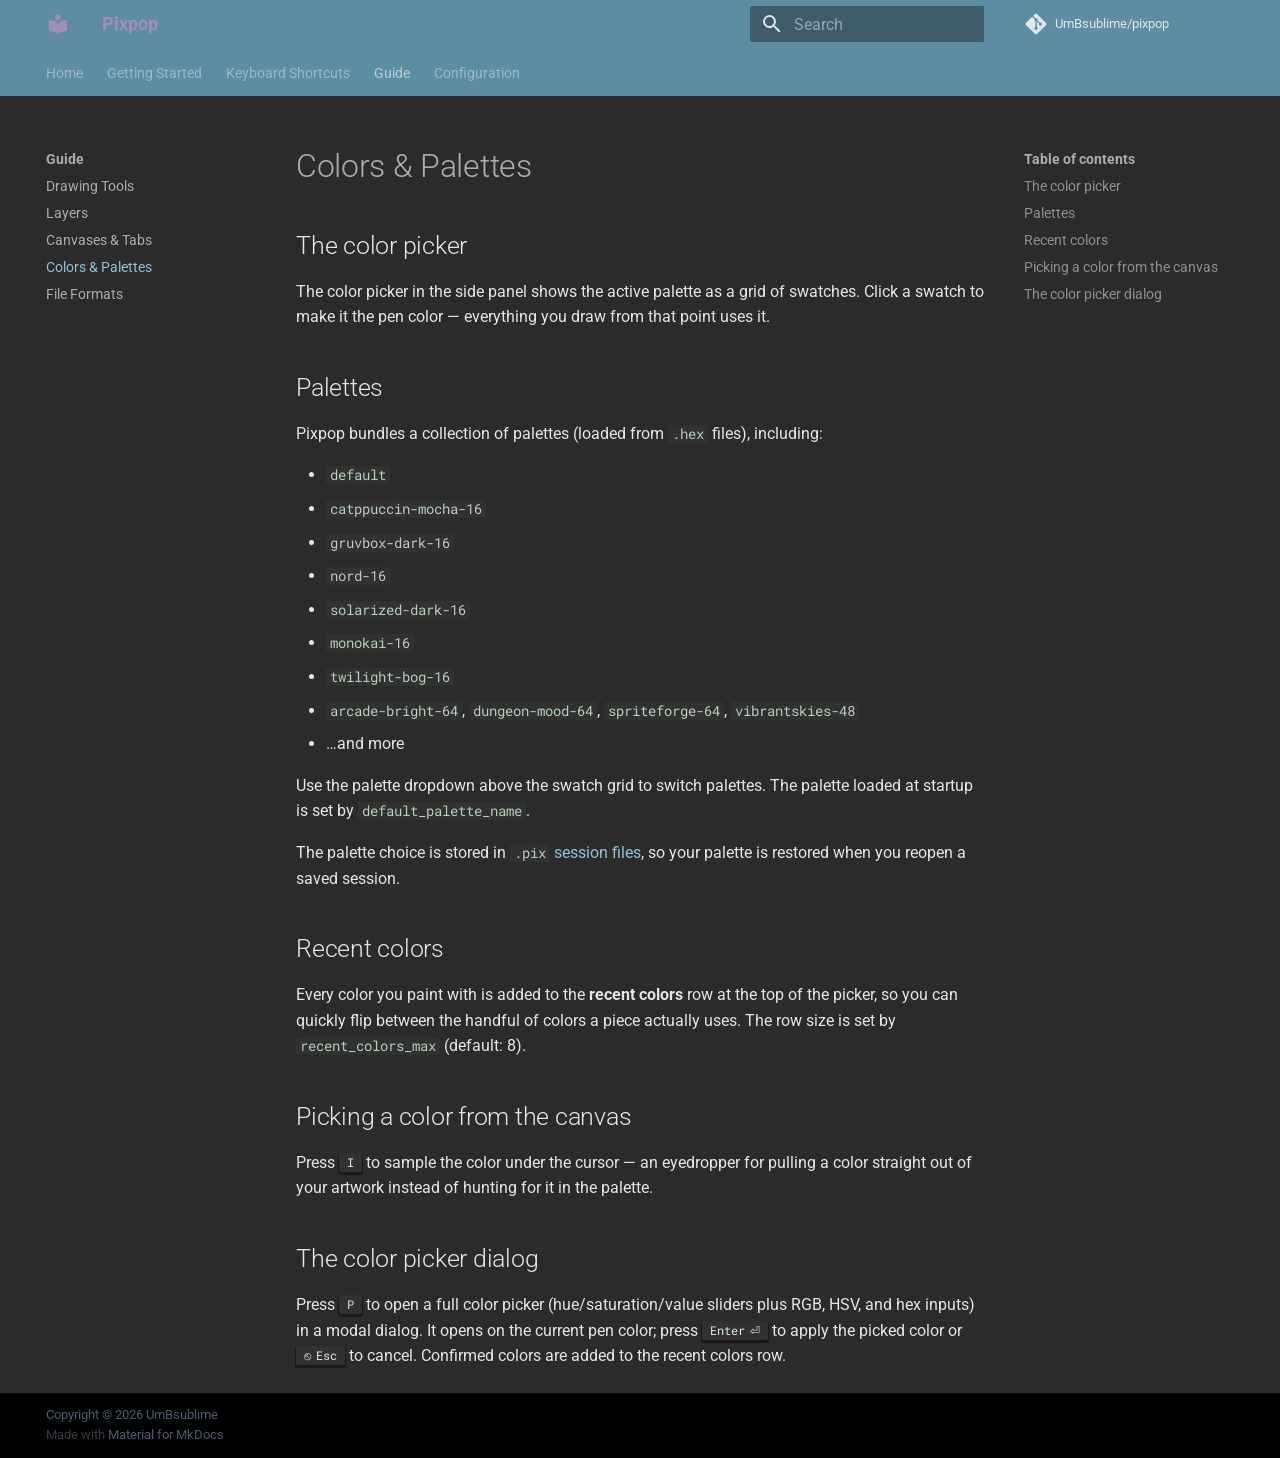
<file: colors/index.html>
<!doctype html>
<html lang="en" class="no-js">
  <head>
    
      <meta charset="utf-8">
      <meta name="viewport" content="width=device-width,initial-scale=1">
      
        <meta name="description" content="A TUI paint application built with Python and the Textual framework">
      
      
      
        <link rel="canonical" href="https://umbsublime.github.io/pixpop/colors/">
      
      
        <link rel="prev" href="../canvases/">
      
      
        <link rel="next" href="../file-formats/">
      
      
        
      
      
      <link rel="icon" href="../assets/images/favicon.png">
      <meta name="generator" content="mkdocs-1.6.1, mkdocs-material-9.7.7">
    
    
      
        <title>Colors & Palettes - Pixpop</title>
      
    
    
      <link rel="stylesheet" href="../assets/stylesheets/main.ec1eaa64.min.css">
      
        
        <link rel="stylesheet" href="../assets/stylesheets/palette.ab4e12ef.min.css">
      
      


    
    
      
    
    
      
        
        
        <link rel="preconnect" href="https://fonts.gstatic.com" crossorigin>
        <link rel="stylesheet" href="https://fonts.googleapis.com/css?family=Roboto:300,300i,400,400i,700,700i%7CRoboto+Mono:400,400i,700,700i&display=fallback">
        <style>:root{--md-text-font:"Roboto";--md-code-font:"Roboto Mono"}</style>
      
    
    
      <link rel="stylesheet" href="../stylesheets/twilight-bog.css">
    
    <script>__md_scope=new URL("..",location),__md_hash=e=>[...e].reduce(((e,_)=>(e<<5)-e+_.charCodeAt(0)),0),__md_get=(e,_=localStorage,t=__md_scope)=>JSON.parse(_.getItem(t.pathname+"."+e)),__md_set=(e,_,t=localStorage,a=__md_scope)=>{try{t.setItem(a.pathname+"."+e,JSON.stringify(_))}catch(e){}}</script>
    
      

    
    
  </head>
  
  
    
    
    
    
    
    <body dir="ltr" data-md-color-scheme="twilight-bog" data-md-color-primary="indigo" data-md-color-accent="indigo">
  
    
    <input class="md-toggle" data-md-toggle="drawer" type="checkbox" id="__drawer" autocomplete="off">
    <input class="md-toggle" data-md-toggle="search" type="checkbox" id="__search" autocomplete="off">
    <label class="md-overlay" for="__drawer"></label>
    <div data-md-component="skip">
      
        
        <a href="#colors-palettes" class="md-skip">
          Skip to content
        </a>
      
    </div>
    <div data-md-component="announce">
      
    </div>
    
    
      

<header class="md-header" data-md-component="header">
  <nav class="md-header__inner md-grid" aria-label="Header">
    <a href=".." title="Pixpop" class="md-header__button md-logo" aria-label="Pixpop" data-md-component="logo">
      
  
  <svg xmlns="http://www.w3.org/2000/svg" viewBox="0 0 24 24"><path d="M12 8a3 3 0 0 0 3-3 3 3 0 0 0-3-3 3 3 0 0 0-3 3 3 3 0 0 0 3 3m0 3.54C9.64 9.35 6.5 8 3 8v11c3.5 0 6.64 1.35 9 3.54 2.36-2.19 5.5-3.54 9-3.54V8c-3.5 0-6.64 1.35-9 3.54"/></svg>

    </a>
    <label class="md-header__button md-icon" for="__drawer">
      
      <svg xmlns="http://www.w3.org/2000/svg" viewBox="0 0 24 24"><path d="M3 6h18v2H3zm0 5h18v2H3zm0 5h18v2H3z"/></svg>
    </label>
    <div class="md-header__title" data-md-component="header-title">
      <div class="md-header__ellipsis">
        <div class="md-header__topic">
          <span class="md-ellipsis">
            Pixpop
          </span>
        </div>
        <div class="md-header__topic" data-md-component="header-topic">
          <span class="md-ellipsis">
            
              Colors & Palettes
            
          </span>
        </div>
      </div>
    </div>
    
      
    
    
    
    
      
      
        <label class="md-header__button md-icon" for="__search">
          
          <svg xmlns="http://www.w3.org/2000/svg" viewBox="0 0 24 24"><path d="M9.5 3A6.5 6.5 0 0 1 16 9.5c0 1.61-.59 3.09-1.56 4.23l.27.27h.79l5 5-1.5 1.5-5-5v-.79l-.27-.27A6.52 6.52 0 0 1 9.5 16 6.5 6.5 0 0 1 3 9.5 6.5 6.5 0 0 1 9.5 3m0 2C7 5 5 7 5 9.5S7 14 9.5 14 14 12 14 9.5 12 5 9.5 5"/></svg>
        </label>
        <div class="md-search" data-md-component="search" role="dialog">
  <label class="md-search__overlay" for="__search"></label>
  <div class="md-search__inner" role="search">
    <form class="md-search__form" name="search">
      <input type="text" class="md-search__input" name="query" aria-label="Search" placeholder="Search" autocapitalize="off" autocorrect="off" autocomplete="off" spellcheck="false" data-md-component="search-query" required>
      <label class="md-search__icon md-icon" for="__search">
        
        <svg xmlns="http://www.w3.org/2000/svg" viewBox="0 0 24 24"><path d="M9.5 3A6.5 6.5 0 0 1 16 9.5c0 1.61-.59 3.09-1.56 4.23l.27.27h.79l5 5-1.5 1.5-5-5v-.79l-.27-.27A6.52 6.52 0 0 1 9.5 16 6.5 6.5 0 0 1 3 9.5 6.5 6.5 0 0 1 9.5 3m0 2C7 5 5 7 5 9.5S7 14 9.5 14 14 12 14 9.5 12 5 9.5 5"/></svg>
        
        <svg xmlns="http://www.w3.org/2000/svg" viewBox="0 0 24 24"><path d="M20 11v2H8l5.5 5.5-1.42 1.42L4.16 12l7.92-7.92L13.5 5.5 8 11z"/></svg>
      </label>
      <nav class="md-search__options" aria-label="Search">
        
        <button type="reset" class="md-search__icon md-icon" title="Clear" aria-label="Clear" tabindex="-1">
          
          <svg xmlns="http://www.w3.org/2000/svg" viewBox="0 0 24 24"><path d="M19 6.41 17.59 5 12 10.59 6.41 5 5 6.41 10.59 12 5 17.59 6.41 19 12 13.41 17.59 19 19 17.59 13.41 12z"/></svg>
        </button>
      </nav>
      
        <div class="md-search__suggest" data-md-component="search-suggest"></div>
      
    </form>
    <div class="md-search__output">
      <div class="md-search__scrollwrap" tabindex="0" data-md-scrollfix>
        <div class="md-search-result" data-md-component="search-result">
          <div class="md-search-result__meta">
            Initializing search
          </div>
          <ol class="md-search-result__list" role="presentation"></ol>
        </div>
      </div>
    </div>
  </div>
</div>
      
    
    
      <div class="md-header__source">
        <a href="https://github.com/UmBsublime/pixpop" title="Go to repository" class="md-source" data-md-component="source">
  <div class="md-source__icon md-icon">
    
    <svg xmlns="http://www.w3.org/2000/svg" viewBox="0 0 448 512"><!--! Font Awesome Free 7.1.0 by @fontawesome - https://fontawesome.com License - https://fontawesome.com/license/free (Icons: CC BY 4.0, Fonts: SIL OFL 1.1, Code: MIT License) Copyright 2025 Fonticons, Inc.--><path d="M439.6 236.1 244 40.5c-5.4-5.5-12.8-8.5-20.4-8.5s-15 3-20.4 8.4L162.5 81l51.5 51.5c27.1-9.1 52.7 16.8 43.4 43.7l49.7 49.7c34.2-11.8 61.2 31 35.5 56.7-26.5 26.5-70.2-2.9-56-37.3L240.3 199v121.9c25.3 12.5 22.3 41.8 9.1 55-6.4 6.4-15.2 10.1-24.3 10.1s-17.8-3.6-24.3-10.1c-17.6-17.6-11.1-46.9 11.2-56v-123c-20.8-8.5-24.6-30.7-18.6-45L142.6 101 8.5 235.1C3 240.6 0 247.9 0 255.5s3 15 8.5 20.4l195.6 195.7c5.4 5.4 12.7 8.4 20.4 8.4s15-3 20.4-8.4l194.7-194.7c5.4-5.4 8.4-12.8 8.4-20.4s-3-15-8.4-20.4"/></svg>
  </div>
  <div class="md-source__repository">
    UmBsublime/pixpop
  </div>
</a>
      </div>
    
  </nav>
  
</header>
    
    <div class="md-container" data-md-component="container">
      
      
        
          
            
<nav class="md-tabs" aria-label="Tabs" data-md-component="tabs">
  <div class="md-grid">
    <ul class="md-tabs__list">
      
        
  
  
  
  
    <li class="md-tabs__item">
      <a href=".." class="md-tabs__link">
        
  
  
    
  
  Home

      </a>
    </li>
  

      
        
  
  
  
  
    <li class="md-tabs__item">
      <a href="../getting-started/" class="md-tabs__link">
        
  
  
    
  
  Getting Started

      </a>
    </li>
  

      
        
  
  
  
  
    <li class="md-tabs__item">
      <a href="../shortcuts/" class="md-tabs__link">
        
  
  
    
  
  Keyboard Shortcuts

      </a>
    </li>
  

      
        
  
  
  
    
  
  
    
    
      <li class="md-tabs__item md-tabs__item--active">
        <a href="../tools/" class="md-tabs__link">
          
  
  
  Guide

        </a>
      </li>
    
  

      
        
  
  
  
  
    <li class="md-tabs__item">
      <a href="../configuration/" class="md-tabs__link">
        
  
  
    
  
  Configuration

      </a>
    </li>
  

      
    </ul>
  </div>
</nav>
          
        
      
      <main class="md-main" data-md-component="main">
        <div class="md-main__inner md-grid">
          
            
              
              <div class="md-sidebar md-sidebar--primary" data-md-component="sidebar" data-md-type="navigation" >
                <div class="md-sidebar__scrollwrap">
                  <div class="md-sidebar__inner">
                    


  


<nav class="md-nav md-nav--primary md-nav--lifted" aria-label="Navigation" data-md-level="0">
  <label class="md-nav__title" for="__drawer">
    <a href=".." title="Pixpop" class="md-nav__button md-logo" aria-label="Pixpop" data-md-component="logo">
      
  
  <svg xmlns="http://www.w3.org/2000/svg" viewBox="0 0 24 24"><path d="M12 8a3 3 0 0 0 3-3 3 3 0 0 0-3-3 3 3 0 0 0-3 3 3 3 0 0 0 3 3m0 3.54C9.64 9.35 6.5 8 3 8v11c3.5 0 6.64 1.35 9 3.54 2.36-2.19 5.5-3.54 9-3.54V8c-3.5 0-6.64 1.35-9 3.54"/></svg>

    </a>
    Pixpop
  </label>
  
    <div class="md-nav__source">
      <a href="https://github.com/UmBsublime/pixpop" title="Go to repository" class="md-source" data-md-component="source">
  <div class="md-source__icon md-icon">
    
    <svg xmlns="http://www.w3.org/2000/svg" viewBox="0 0 448 512"><!--! Font Awesome Free 7.1.0 by @fontawesome - https://fontawesome.com License - https://fontawesome.com/license/free (Icons: CC BY 4.0, Fonts: SIL OFL 1.1, Code: MIT License) Copyright 2025 Fonticons, Inc.--><path d="M439.6 236.1 244 40.5c-5.4-5.5-12.8-8.5-20.4-8.5s-15 3-20.4 8.4L162.5 81l51.5 51.5c27.1-9.1 52.7 16.8 43.4 43.7l49.7 49.7c34.2-11.8 61.2 31 35.5 56.7-26.5 26.5-70.2-2.9-56-37.3L240.3 199v121.9c25.3 12.5 22.3 41.8 9.1 55-6.4 6.4-15.2 10.1-24.3 10.1s-17.8-3.6-24.3-10.1c-17.6-17.6-11.1-46.9 11.2-56v-123c-20.8-8.5-24.6-30.7-18.6-45L142.6 101 8.5 235.1C3 240.6 0 247.9 0 255.5s3 15 8.5 20.4l195.6 195.7c5.4 5.4 12.7 8.4 20.4 8.4s15-3 20.4-8.4l194.7-194.7c5.4-5.4 8.4-12.8 8.4-20.4s-3-15-8.4-20.4"/></svg>
  </div>
  <div class="md-source__repository">
    UmBsublime/pixpop
  </div>
</a>
    </div>
  
  <ul class="md-nav__list" data-md-scrollfix>
    
      
      
  
  
  
  
    <li class="md-nav__item">
      <a href=".." class="md-nav__link">
        
  
  
  <span class="md-ellipsis">
    
  
    Home
  

    
  </span>
  
  

      </a>
    </li>
  

    
      
      
  
  
  
  
    <li class="md-nav__item">
      <a href="../getting-started/" class="md-nav__link">
        
  
  
  <span class="md-ellipsis">
    
  
    Getting Started
  

    
  </span>
  
  

      </a>
    </li>
  

    
      
      
  
  
  
  
    <li class="md-nav__item">
      <a href="../shortcuts/" class="md-nav__link">
        
  
  
  <span class="md-ellipsis">
    
  
    Keyboard Shortcuts
  

    
  </span>
  
  

      </a>
    </li>
  

    
      
      
  
  
    
  
  
  
    
    
    
    
      
        
        
      
      
        
      
    
    
    <li class="md-nav__item md-nav__item--active md-nav__item--section md-nav__item--nested">
      
        
        
        <input class="md-nav__toggle md-toggle " type="checkbox" id="__nav_4" checked>
        
          
          <label class="md-nav__link" for="__nav_4" id="__nav_4_label" tabindex="">
            
  
  
  <span class="md-ellipsis">
    
  
    Guide
  

    
  </span>
  
  

            <span class="md-nav__icon md-icon"></span>
          </label>
        
        <nav class="md-nav" data-md-level="1" aria-labelledby="__nav_4_label" aria-expanded="true">
          <label class="md-nav__title" for="__nav_4">
            <span class="md-nav__icon md-icon"></span>
            
  
    Guide
  

          </label>
          <ul class="md-nav__list" data-md-scrollfix>
            
              
                
  
  
  
  
    <li class="md-nav__item">
      <a href="../tools/" class="md-nav__link">
        
  
  
  <span class="md-ellipsis">
    
  
    Drawing Tools
  

    
  </span>
  
  

      </a>
    </li>
  

              
            
              
                
  
  
  
  
    <li class="md-nav__item">
      <a href="../layers/" class="md-nav__link">
        
  
  
  <span class="md-ellipsis">
    
  
    Layers
  

    
  </span>
  
  

      </a>
    </li>
  

              
            
              
                
  
  
  
  
    <li class="md-nav__item">
      <a href="../canvases/" class="md-nav__link">
        
  
  
  <span class="md-ellipsis">
    
  
    Canvases & Tabs
  

    
  </span>
  
  

      </a>
    </li>
  

              
            
              
                
  
  
    
  
  
  
    <li class="md-nav__item md-nav__item--active">
      
      <input class="md-nav__toggle md-toggle" type="checkbox" id="__toc">
      
      
        
      
      
        <label class="md-nav__link md-nav__link--active" for="__toc">
          
  
  
  <span class="md-ellipsis">
    
  
    Colors & Palettes
  

    
  </span>
  
  

          <span class="md-nav__icon md-icon"></span>
        </label>
      
      <a href="./" class="md-nav__link md-nav__link--active">
        
  
  
  <span class="md-ellipsis">
    
  
    Colors & Palettes
  

    
  </span>
  
  

      </a>
      
        

<nav class="md-nav md-nav--secondary" aria-label="Table of contents">
  
  
  
    
  
  
    <label class="md-nav__title" for="__toc">
      <span class="md-nav__icon md-icon"></span>
      Table of contents
    </label>
    <ul class="md-nav__list" data-md-component="toc" data-md-scrollfix>
      
        <li class="md-nav__item">
  <a href="#the-color-picker" class="md-nav__link">
    <span class="md-ellipsis">
      
        The color picker
      
    </span>
  </a>
  
</li>
      
        <li class="md-nav__item">
  <a href="#palettes" class="md-nav__link">
    <span class="md-ellipsis">
      
        Palettes
      
    </span>
  </a>
  
</li>
      
        <li class="md-nav__item">
  <a href="#recent-colors" class="md-nav__link">
    <span class="md-ellipsis">
      
        Recent colors
      
    </span>
  </a>
  
</li>
      
        <li class="md-nav__item">
  <a href="#picking-a-color-from-the-canvas" class="md-nav__link">
    <span class="md-ellipsis">
      
        Picking a color from the canvas
      
    </span>
  </a>
  
</li>
      
        <li class="md-nav__item">
  <a href="#the-color-picker-dialog" class="md-nav__link">
    <span class="md-ellipsis">
      
        The color picker dialog
      
    </span>
  </a>
  
</li>
      
    </ul>
  
</nav>
      
    </li>
  

              
            
              
                
  
  
  
  
    <li class="md-nav__item">
      <a href="../file-formats/" class="md-nav__link">
        
  
  
  <span class="md-ellipsis">
    
  
    File Formats
  

    
  </span>
  
  

      </a>
    </li>
  

              
            
          </ul>
        </nav>
      
    </li>
  

    
      
      
  
  
  
  
    <li class="md-nav__item">
      <a href="../configuration/" class="md-nav__link">
        
  
  
  <span class="md-ellipsis">
    
  
    Configuration
  

    
  </span>
  
  

      </a>
    </li>
  

    
  </ul>
</nav>
                  </div>
                </div>
              </div>
            
            
              
              <div class="md-sidebar md-sidebar--secondary" data-md-component="sidebar" data-md-type="toc" >
                <div class="md-sidebar__scrollwrap">
                  <div class="md-sidebar__inner">
                    

<nav class="md-nav md-nav--secondary" aria-label="Table of contents">
  
  
  
    
  
  
    <label class="md-nav__title" for="__toc">
      <span class="md-nav__icon md-icon"></span>
      Table of contents
    </label>
    <ul class="md-nav__list" data-md-component="toc" data-md-scrollfix>
      
        <li class="md-nav__item">
  <a href="#the-color-picker" class="md-nav__link">
    <span class="md-ellipsis">
      
        The color picker
      
    </span>
  </a>
  
</li>
      
        <li class="md-nav__item">
  <a href="#palettes" class="md-nav__link">
    <span class="md-ellipsis">
      
        Palettes
      
    </span>
  </a>
  
</li>
      
        <li class="md-nav__item">
  <a href="#recent-colors" class="md-nav__link">
    <span class="md-ellipsis">
      
        Recent colors
      
    </span>
  </a>
  
</li>
      
        <li class="md-nav__item">
  <a href="#picking-a-color-from-the-canvas" class="md-nav__link">
    <span class="md-ellipsis">
      
        Picking a color from the canvas
      
    </span>
  </a>
  
</li>
      
        <li class="md-nav__item">
  <a href="#the-color-picker-dialog" class="md-nav__link">
    <span class="md-ellipsis">
      
        The color picker dialog
      
    </span>
  </a>
  
</li>
      
    </ul>
  
</nav>
                  </div>
                </div>
              </div>
            
          
          
            <div class="md-content" data-md-component="content">
              
              <article class="md-content__inner md-typeset">
                
                  


  
  


<h1 id="colors-palettes">Colors &amp; Palettes<a class="headerlink" href="#colors-palettes" title="Permanent link">&para;</a></h1>
<h2 id="the-color-picker">The color picker<a class="headerlink" href="#the-color-picker" title="Permanent link">&para;</a></h2>
<p>The color picker in the side panel shows the active palette as a grid of
swatches. Click a swatch to make it the pen color — everything you draw
from that point uses it.</p>
<h2 id="palettes">Palettes<a class="headerlink" href="#palettes" title="Permanent link">&para;</a></h2>
<p>Pixpop bundles a collection of palettes (loaded from <code>.hex</code> files), including:</p>
<ul>
<li><code>default</code></li>
<li><code>catppuccin-mocha-16</code></li>
<li><code>gruvbox-dark-16</code></li>
<li><code>nord-16</code></li>
<li><code>solarized-dark-16</code></li>
<li><code>monokai-16</code></li>
<li><code>twilight-bog-16</code></li>
<li><code>arcade-bright-64</code>, <code>dungeon-mood-64</code>, <code>spriteforge-64</code>, <code>vibrantskies-48</code></li>
<li>…and more</li>
</ul>
<p>Use the palette dropdown above the swatch grid to switch palettes. The
palette loaded at startup is set by
<a href="../configuration/#default_palette_name"><code>default_palette_name</code></a>.</p>
<p>The palette choice is stored in <a href="../file-formats/"><code>.pix</code> session files</a>, so
your palette is restored when you reopen a saved session.</p>
<h2 id="recent-colors">Recent colors<a class="headerlink" href="#recent-colors" title="Permanent link">&para;</a></h2>
<p>Every color you paint with is added to the <strong>recent colors</strong> row at the top
of the picker, so you can quickly flip between the handful of colors a piece
actually uses. The row size is set by
<a href="../configuration/#recent_colors_max"><code>recent_colors_max</code></a> (default: 8).</p>
<h2 id="picking-a-color-from-the-canvas">Picking a color from the canvas<a class="headerlink" href="#picking-a-color-from-the-canvas" title="Permanent link">&para;</a></h2>
<p>Press <span class="keys"><kbd class="key-i">I</kbd></span> to sample the color under the cursor — an eyedropper for pulling
a color straight out of your artwork instead of hunting for it in the
palette.</p>
<h2 id="the-color-picker-dialog">The color picker dialog<a class="headerlink" href="#the-color-picker-dialog" title="Permanent link">&para;</a></h2>
<p>Press <span class="keys"><kbd class="key-p">P</kbd></span> to open a full color picker (hue/saturation/value sliders plus
RGB, HSV, and hex inputs) in a modal dialog. It opens on the current pen
color; press <span class="keys"><kbd class="key-enter">Enter</kbd></span> to apply the picked color or <span class="keys"><kbd class="key-escape">Esc</kbd></span> to cancel.
Confirmed colors are added to the recent colors row.</p>












                
              </article>
            </div>
          
          
<script>var target=document.getElementById(location.hash.slice(1));target&&target.name&&(target.checked=target.name.startsWith("__tabbed_"))</script>
        </div>
        
          <button type="button" class="md-top md-icon" data-md-component="top" hidden>
  
  <svg xmlns="http://www.w3.org/2000/svg" viewBox="0 0 24 24"><path d="M13 20h-2V8l-5.5 5.5-1.42-1.42L12 4.16l7.92 7.92-1.42 1.42L13 8z"/></svg>
  Back to top
</button>
        
      </main>
      
        <footer class="md-footer">
  
  <div class="md-footer-meta md-typeset">
    <div class="md-footer-meta__inner md-grid">
      <div class="md-copyright">
  
    <div class="md-copyright__highlight">
      Copyright &copy; 2026 UmBsublime
    </div>
  
  
    Made with
    <a href="https://squidfunk.github.io/mkdocs-material/" target="_blank" rel="noopener">
      Material for MkDocs
    </a>
  
</div>
      
    </div>
  </div>
</footer>
      
    </div>
    <div class="md-dialog" data-md-component="dialog">
      <div class="md-dialog__inner md-typeset"></div>
    </div>
    
    
    
      
      
      <script id="__config" type="application/json">{"annotate": null, "base": "..", "features": ["navigation.tabs", "navigation.sections", "navigation.top", "navigation.instant", "content.code.copy", "search.suggest", "search.highlight"], "search": "../assets/javascripts/workers/search.2c215733.min.js", "tags": null, "translations": {"clipboard.copied": "Copied to clipboard", "clipboard.copy": "Copy to clipboard", "search.result.more.one": "1 more on this page", "search.result.more.other": "# more on this page", "search.result.none": "No matching documents", "search.result.one": "1 matching document", "search.result.other": "# matching documents", "search.result.placeholder": "Type to start searching", "search.result.term.missing": "Missing", "select.version": "Select version"}, "version": null}</script>
    
    
      <script src="../assets/javascripts/bundle.d7400e89.min.js"></script>
      
    
  </body>
</html>
</file>
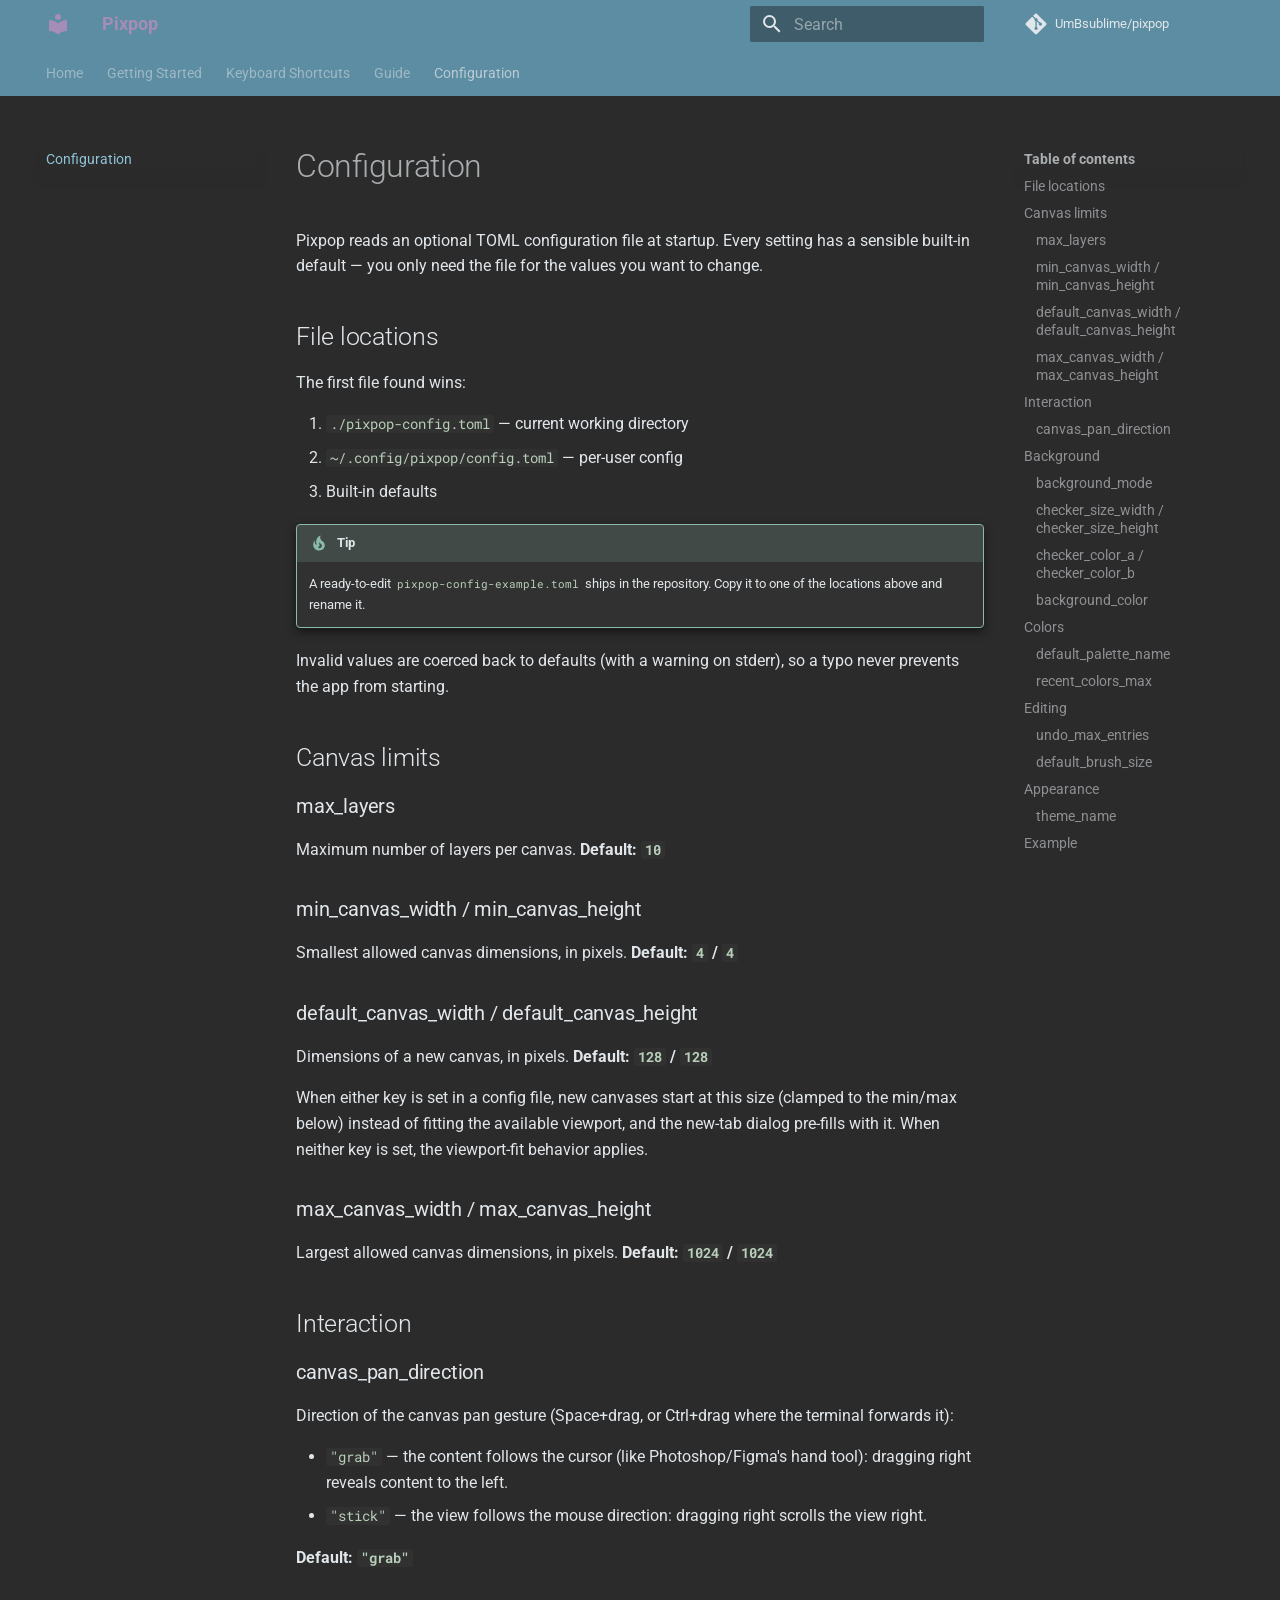
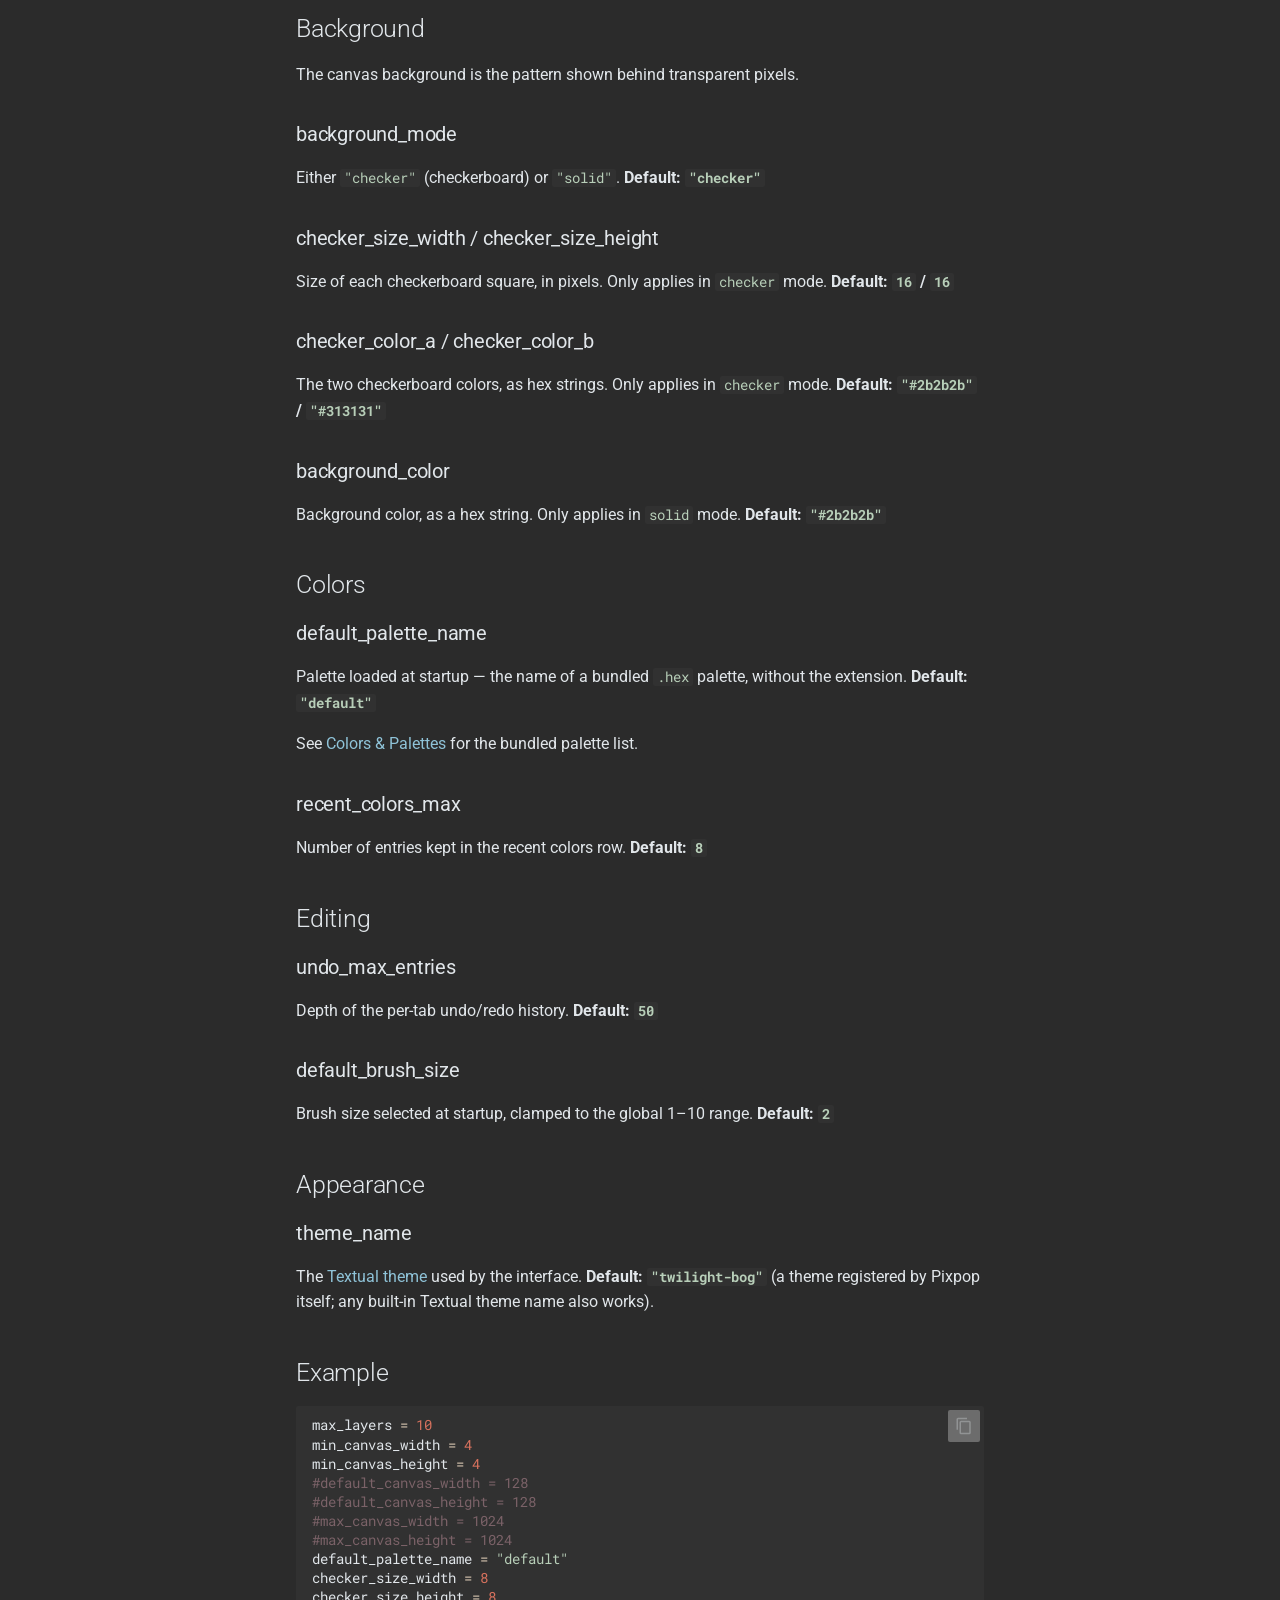
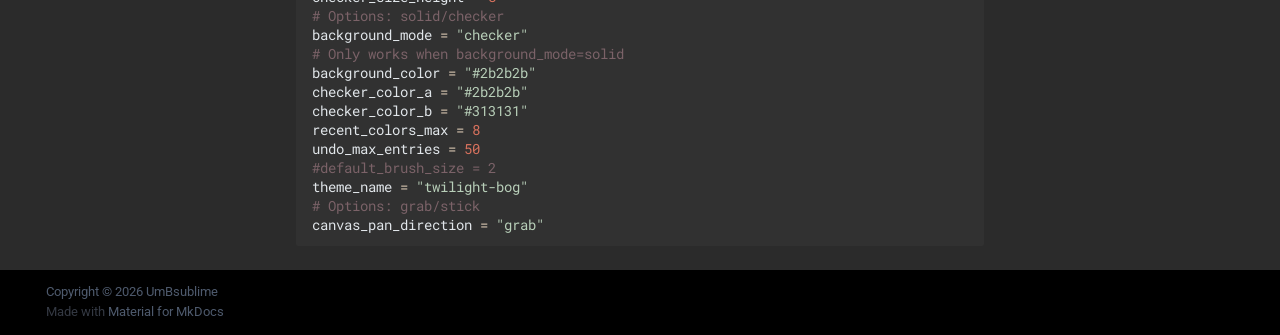
<file: configuration/index.html>
<!doctype html>
<html lang="en" class="no-js">
  <head>
    
      <meta charset="utf-8">
      <meta name="viewport" content="width=device-width,initial-scale=1">
      
        <meta name="description" content="A TUI paint application built with Python and the Textual framework">
      
      
      
        <link rel="canonical" href="https://umbsublime.github.io/pixpop/configuration/">
      
      
        <link rel="prev" href="../file-formats/">
      
      
      
        
      
      
      <link rel="icon" href="../assets/images/favicon.png">
      <meta name="generator" content="mkdocs-1.6.1, mkdocs-material-9.7.7">
    
    
      
        <title>Configuration - Pixpop</title>
      
    
    
      <link rel="stylesheet" href="../assets/stylesheets/main.ec1eaa64.min.css">
      
        
        <link rel="stylesheet" href="../assets/stylesheets/palette.ab4e12ef.min.css">
      
      


    
    
      
    
    
      
        
        
        <link rel="preconnect" href="https://fonts.gstatic.com" crossorigin>
        <link rel="stylesheet" href="https://fonts.googleapis.com/css?family=Roboto:300,300i,400,400i,700,700i%7CRoboto+Mono:400,400i,700,700i&display=fallback">
        <style>:root{--md-text-font:"Roboto";--md-code-font:"Roboto Mono"}</style>
      
    
    
      <link rel="stylesheet" href="../stylesheets/twilight-bog.css">
    
    <script>__md_scope=new URL("..",location),__md_hash=e=>[...e].reduce(((e,_)=>(e<<5)-e+_.charCodeAt(0)),0),__md_get=(e,_=localStorage,t=__md_scope)=>JSON.parse(_.getItem(t.pathname+"."+e)),__md_set=(e,_,t=localStorage,a=__md_scope)=>{try{t.setItem(a.pathname+"."+e,JSON.stringify(_))}catch(e){}}</script>
    
      

    
    
  </head>
  
  
    
    
    
    
    
    <body dir="ltr" data-md-color-scheme="twilight-bog" data-md-color-primary="indigo" data-md-color-accent="indigo">
  
    
    <input class="md-toggle" data-md-toggle="drawer" type="checkbox" id="__drawer" autocomplete="off">
    <input class="md-toggle" data-md-toggle="search" type="checkbox" id="__search" autocomplete="off">
    <label class="md-overlay" for="__drawer"></label>
    <div data-md-component="skip">
      
        
        <a href="#configuration" class="md-skip">
          Skip to content
        </a>
      
    </div>
    <div data-md-component="announce">
      
    </div>
    
    
      

<header class="md-header" data-md-component="header">
  <nav class="md-header__inner md-grid" aria-label="Header">
    <a href=".." title="Pixpop" class="md-header__button md-logo" aria-label="Pixpop" data-md-component="logo">
      
  
  <svg xmlns="http://www.w3.org/2000/svg" viewBox="0 0 24 24"><path d="M12 8a3 3 0 0 0 3-3 3 3 0 0 0-3-3 3 3 0 0 0-3 3 3 3 0 0 0 3 3m0 3.54C9.64 9.35 6.5 8 3 8v11c3.5 0 6.64 1.35 9 3.54 2.36-2.19 5.5-3.54 9-3.54V8c-3.5 0-6.64 1.35-9 3.54"/></svg>

    </a>
    <label class="md-header__button md-icon" for="__drawer">
      
      <svg xmlns="http://www.w3.org/2000/svg" viewBox="0 0 24 24"><path d="M3 6h18v2H3zm0 5h18v2H3zm0 5h18v2H3z"/></svg>
    </label>
    <div class="md-header__title" data-md-component="header-title">
      <div class="md-header__ellipsis">
        <div class="md-header__topic">
          <span class="md-ellipsis">
            Pixpop
          </span>
        </div>
        <div class="md-header__topic" data-md-component="header-topic">
          <span class="md-ellipsis">
            
              Configuration
            
          </span>
        </div>
      </div>
    </div>
    
      
    
    
    
    
      
      
        <label class="md-header__button md-icon" for="__search">
          
          <svg xmlns="http://www.w3.org/2000/svg" viewBox="0 0 24 24"><path d="M9.5 3A6.5 6.5 0 0 1 16 9.5c0 1.61-.59 3.09-1.56 4.23l.27.27h.79l5 5-1.5 1.5-5-5v-.79l-.27-.27A6.52 6.52 0 0 1 9.5 16 6.5 6.5 0 0 1 3 9.5 6.5 6.5 0 0 1 9.5 3m0 2C7 5 5 7 5 9.5S7 14 9.5 14 14 12 14 9.5 12 5 9.5 5"/></svg>
        </label>
        <div class="md-search" data-md-component="search" role="dialog">
  <label class="md-search__overlay" for="__search"></label>
  <div class="md-search__inner" role="search">
    <form class="md-search__form" name="search">
      <input type="text" class="md-search__input" name="query" aria-label="Search" placeholder="Search" autocapitalize="off" autocorrect="off" autocomplete="off" spellcheck="false" data-md-component="search-query" required>
      <label class="md-search__icon md-icon" for="__search">
        
        <svg xmlns="http://www.w3.org/2000/svg" viewBox="0 0 24 24"><path d="M9.5 3A6.5 6.5 0 0 1 16 9.5c0 1.61-.59 3.09-1.56 4.23l.27.27h.79l5 5-1.5 1.5-5-5v-.79l-.27-.27A6.52 6.52 0 0 1 9.5 16 6.5 6.5 0 0 1 3 9.5 6.5 6.5 0 0 1 9.5 3m0 2C7 5 5 7 5 9.5S7 14 9.5 14 14 12 14 9.5 12 5 9.5 5"/></svg>
        
        <svg xmlns="http://www.w3.org/2000/svg" viewBox="0 0 24 24"><path d="M20 11v2H8l5.5 5.5-1.42 1.42L4.16 12l7.92-7.92L13.5 5.5 8 11z"/></svg>
      </label>
      <nav class="md-search__options" aria-label="Search">
        
        <button type="reset" class="md-search__icon md-icon" title="Clear" aria-label="Clear" tabindex="-1">
          
          <svg xmlns="http://www.w3.org/2000/svg" viewBox="0 0 24 24"><path d="M19 6.41 17.59 5 12 10.59 6.41 5 5 6.41 10.59 12 5 17.59 6.41 19 12 13.41 17.59 19 19 17.59 13.41 12z"/></svg>
        </button>
      </nav>
      
        <div class="md-search__suggest" data-md-component="search-suggest"></div>
      
    </form>
    <div class="md-search__output">
      <div class="md-search__scrollwrap" tabindex="0" data-md-scrollfix>
        <div class="md-search-result" data-md-component="search-result">
          <div class="md-search-result__meta">
            Initializing search
          </div>
          <ol class="md-search-result__list" role="presentation"></ol>
        </div>
      </div>
    </div>
  </div>
</div>
      
    
    
      <div class="md-header__source">
        <a href="https://github.com/UmBsublime/pixpop" title="Go to repository" class="md-source" data-md-component="source">
  <div class="md-source__icon md-icon">
    
    <svg xmlns="http://www.w3.org/2000/svg" viewBox="0 0 448 512"><!--! Font Awesome Free 7.1.0 by @fontawesome - https://fontawesome.com License - https://fontawesome.com/license/free (Icons: CC BY 4.0, Fonts: SIL OFL 1.1, Code: MIT License) Copyright 2025 Fonticons, Inc.--><path d="M439.6 236.1 244 40.5c-5.4-5.5-12.8-8.5-20.4-8.5s-15 3-20.4 8.4L162.5 81l51.5 51.5c27.1-9.1 52.7 16.8 43.4 43.7l49.7 49.7c34.2-11.8 61.2 31 35.5 56.7-26.5 26.5-70.2-2.9-56-37.3L240.3 199v121.9c25.3 12.5 22.3 41.8 9.1 55-6.4 6.4-15.2 10.1-24.3 10.1s-17.8-3.6-24.3-10.1c-17.6-17.6-11.1-46.9 11.2-56v-123c-20.8-8.5-24.6-30.7-18.6-45L142.6 101 8.5 235.1C3 240.6 0 247.9 0 255.5s3 15 8.5 20.4l195.6 195.7c5.4 5.4 12.7 8.4 20.4 8.4s15-3 20.4-8.4l194.7-194.7c5.4-5.4 8.4-12.8 8.4-20.4s-3-15-8.4-20.4"/></svg>
  </div>
  <div class="md-source__repository">
    UmBsublime/pixpop
  </div>
</a>
      </div>
    
  </nav>
  
</header>
    
    <div class="md-container" data-md-component="container">
      
      
        
          
            
<nav class="md-tabs" aria-label="Tabs" data-md-component="tabs">
  <div class="md-grid">
    <ul class="md-tabs__list">
      
        
  
  
  
  
    <li class="md-tabs__item">
      <a href=".." class="md-tabs__link">
        
  
  
    
  
  Home

      </a>
    </li>
  

      
        
  
  
  
  
    <li class="md-tabs__item">
      <a href="../getting-started/" class="md-tabs__link">
        
  
  
    
  
  Getting Started

      </a>
    </li>
  

      
        
  
  
  
  
    <li class="md-tabs__item">
      <a href="../shortcuts/" class="md-tabs__link">
        
  
  
    
  
  Keyboard Shortcuts

      </a>
    </li>
  

      
        
  
  
  
  
    
    
      <li class="md-tabs__item">
        <a href="../tools/" class="md-tabs__link">
          
  
  
  Guide

        </a>
      </li>
    
  

      
        
  
  
  
    
  
  
    <li class="md-tabs__item md-tabs__item--active">
      <a href="./" class="md-tabs__link">
        
  
  
    
  
  Configuration

      </a>
    </li>
  

      
    </ul>
  </div>
</nav>
          
        
      
      <main class="md-main" data-md-component="main">
        <div class="md-main__inner md-grid">
          
            
              
              <div class="md-sidebar md-sidebar--primary" data-md-component="sidebar" data-md-type="navigation" >
                <div class="md-sidebar__scrollwrap">
                  <div class="md-sidebar__inner">
                    


  


<nav class="md-nav md-nav--primary md-nav--lifted" aria-label="Navigation" data-md-level="0">
  <label class="md-nav__title" for="__drawer">
    <a href=".." title="Pixpop" class="md-nav__button md-logo" aria-label="Pixpop" data-md-component="logo">
      
  
  <svg xmlns="http://www.w3.org/2000/svg" viewBox="0 0 24 24"><path d="M12 8a3 3 0 0 0 3-3 3 3 0 0 0-3-3 3 3 0 0 0-3 3 3 3 0 0 0 3 3m0 3.54C9.64 9.35 6.5 8 3 8v11c3.5 0 6.64 1.35 9 3.54 2.36-2.19 5.5-3.54 9-3.54V8c-3.5 0-6.64 1.35-9 3.54"/></svg>

    </a>
    Pixpop
  </label>
  
    <div class="md-nav__source">
      <a href="https://github.com/UmBsublime/pixpop" title="Go to repository" class="md-source" data-md-component="source">
  <div class="md-source__icon md-icon">
    
    <svg xmlns="http://www.w3.org/2000/svg" viewBox="0 0 448 512"><!--! Font Awesome Free 7.1.0 by @fontawesome - https://fontawesome.com License - https://fontawesome.com/license/free (Icons: CC BY 4.0, Fonts: SIL OFL 1.1, Code: MIT License) Copyright 2025 Fonticons, Inc.--><path d="M439.6 236.1 244 40.5c-5.4-5.5-12.8-8.5-20.4-8.5s-15 3-20.4 8.4L162.5 81l51.5 51.5c27.1-9.1 52.7 16.8 43.4 43.7l49.7 49.7c34.2-11.8 61.2 31 35.5 56.7-26.5 26.5-70.2-2.9-56-37.3L240.3 199v121.9c25.3 12.5 22.3 41.8 9.1 55-6.4 6.4-15.2 10.1-24.3 10.1s-17.8-3.6-24.3-10.1c-17.6-17.6-11.1-46.9 11.2-56v-123c-20.8-8.5-24.6-30.7-18.6-45L142.6 101 8.5 235.1C3 240.6 0 247.9 0 255.5s3 15 8.5 20.4l195.6 195.7c5.4 5.4 12.7 8.4 20.4 8.4s15-3 20.4-8.4l194.7-194.7c5.4-5.4 8.4-12.8 8.4-20.4s-3-15-8.4-20.4"/></svg>
  </div>
  <div class="md-source__repository">
    UmBsublime/pixpop
  </div>
</a>
    </div>
  
  <ul class="md-nav__list" data-md-scrollfix>
    
      
      
  
  
  
  
    <li class="md-nav__item">
      <a href=".." class="md-nav__link">
        
  
  
  <span class="md-ellipsis">
    
  
    Home
  

    
  </span>
  
  

      </a>
    </li>
  

    
      
      
  
  
  
  
    <li class="md-nav__item">
      <a href="../getting-started/" class="md-nav__link">
        
  
  
  <span class="md-ellipsis">
    
  
    Getting Started
  

    
  </span>
  
  

      </a>
    </li>
  

    
      
      
  
  
  
  
    <li class="md-nav__item">
      <a href="../shortcuts/" class="md-nav__link">
        
  
  
  <span class="md-ellipsis">
    
  
    Keyboard Shortcuts
  

    
  </span>
  
  

      </a>
    </li>
  

    
      
      
  
  
  
  
    
    
    
    
      
      
        
      
    
    
    <li class="md-nav__item md-nav__item--nested">
      
        
        
        <input class="md-nav__toggle md-toggle " type="checkbox" id="__nav_4" >
        
          
          <label class="md-nav__link" for="__nav_4" id="__nav_4_label" tabindex="0">
            
  
  
  <span class="md-ellipsis">
    
  
    Guide
  

    
  </span>
  
  

            <span class="md-nav__icon md-icon"></span>
          </label>
        
        <nav class="md-nav" data-md-level="1" aria-labelledby="__nav_4_label" aria-expanded="false">
          <label class="md-nav__title" for="__nav_4">
            <span class="md-nav__icon md-icon"></span>
            
  
    Guide
  

          </label>
          <ul class="md-nav__list" data-md-scrollfix>
            
              
                
  
  
  
  
    <li class="md-nav__item">
      <a href="../tools/" class="md-nav__link">
        
  
  
  <span class="md-ellipsis">
    
  
    Drawing Tools
  

    
  </span>
  
  

      </a>
    </li>
  

              
            
              
                
  
  
  
  
    <li class="md-nav__item">
      <a href="../layers/" class="md-nav__link">
        
  
  
  <span class="md-ellipsis">
    
  
    Layers
  

    
  </span>
  
  

      </a>
    </li>
  

              
            
              
                
  
  
  
  
    <li class="md-nav__item">
      <a href="../canvases/" class="md-nav__link">
        
  
  
  <span class="md-ellipsis">
    
  
    Canvases & Tabs
  

    
  </span>
  
  

      </a>
    </li>
  

              
            
              
                
  
  
  
  
    <li class="md-nav__item">
      <a href="../colors/" class="md-nav__link">
        
  
  
  <span class="md-ellipsis">
    
  
    Colors & Palettes
  

    
  </span>
  
  

      </a>
    </li>
  

              
            
              
                
  
  
  
  
    <li class="md-nav__item">
      <a href="../file-formats/" class="md-nav__link">
        
  
  
  <span class="md-ellipsis">
    
  
    File Formats
  

    
  </span>
  
  

      </a>
    </li>
  

              
            
          </ul>
        </nav>
      
    </li>
  

    
      
      
  
  
    
  
  
  
    <li class="md-nav__item md-nav__item--active">
      
      <input class="md-nav__toggle md-toggle" type="checkbox" id="__toc">
      
      
        
      
      
        <label class="md-nav__link md-nav__link--active" for="__toc">
          
  
  
  <span class="md-ellipsis">
    
  
    Configuration
  

    
  </span>
  
  

          <span class="md-nav__icon md-icon"></span>
        </label>
      
      <a href="./" class="md-nav__link md-nav__link--active">
        
  
  
  <span class="md-ellipsis">
    
  
    Configuration
  

    
  </span>
  
  

      </a>
      
        

<nav class="md-nav md-nav--secondary" aria-label="Table of contents">
  
  
  
    
  
  
    <label class="md-nav__title" for="__toc">
      <span class="md-nav__icon md-icon"></span>
      Table of contents
    </label>
    <ul class="md-nav__list" data-md-component="toc" data-md-scrollfix>
      
        <li class="md-nav__item">
  <a href="#file-locations" class="md-nav__link">
    <span class="md-ellipsis">
      
        File locations
      
    </span>
  </a>
  
</li>
      
        <li class="md-nav__item">
  <a href="#canvas-limits" class="md-nav__link">
    <span class="md-ellipsis">
      
        Canvas limits
      
    </span>
  </a>
  
    <nav class="md-nav" aria-label="Canvas limits">
      <ul class="md-nav__list">
        
          <li class="md-nav__item">
  <a href="#max_layers" class="md-nav__link">
    <span class="md-ellipsis">
      
        max_layers
      
    </span>
  </a>
  
</li>
        
          <li class="md-nav__item">
  <a href="#min_canvas_width-min_canvas_height" class="md-nav__link">
    <span class="md-ellipsis">
      
        min_canvas_width / min_canvas_height
      
    </span>
  </a>
  
</li>
        
          <li class="md-nav__item">
  <a href="#default_canvas_width-default_canvas_height" class="md-nav__link">
    <span class="md-ellipsis">
      
        default_canvas_width / default_canvas_height
      
    </span>
  </a>
  
</li>
        
          <li class="md-nav__item">
  <a href="#max_canvas_width-max_canvas_height" class="md-nav__link">
    <span class="md-ellipsis">
      
        max_canvas_width / max_canvas_height
      
    </span>
  </a>
  
</li>
        
      </ul>
    </nav>
  
</li>
      
        <li class="md-nav__item">
  <a href="#interaction" class="md-nav__link">
    <span class="md-ellipsis">
      
        Interaction
      
    </span>
  </a>
  
    <nav class="md-nav" aria-label="Interaction">
      <ul class="md-nav__list">
        
          <li class="md-nav__item">
  <a href="#canvas_pan_direction" class="md-nav__link">
    <span class="md-ellipsis">
      
        canvas_pan_direction
      
    </span>
  </a>
  
</li>
        
      </ul>
    </nav>
  
</li>
      
        <li class="md-nav__item">
  <a href="#background" class="md-nav__link">
    <span class="md-ellipsis">
      
        Background
      
    </span>
  </a>
  
    <nav class="md-nav" aria-label="Background">
      <ul class="md-nav__list">
        
          <li class="md-nav__item">
  <a href="#background_mode" class="md-nav__link">
    <span class="md-ellipsis">
      
        background_mode
      
    </span>
  </a>
  
</li>
        
          <li class="md-nav__item">
  <a href="#checker_size_width-checker_size_height" class="md-nav__link">
    <span class="md-ellipsis">
      
        checker_size_width / checker_size_height
      
    </span>
  </a>
  
</li>
        
          <li class="md-nav__item">
  <a href="#checker_color_a-checker_color_b" class="md-nav__link">
    <span class="md-ellipsis">
      
        checker_color_a / checker_color_b
      
    </span>
  </a>
  
</li>
        
          <li class="md-nav__item">
  <a href="#background_color" class="md-nav__link">
    <span class="md-ellipsis">
      
        background_color
      
    </span>
  </a>
  
</li>
        
      </ul>
    </nav>
  
</li>
      
        <li class="md-nav__item">
  <a href="#colors" class="md-nav__link">
    <span class="md-ellipsis">
      
        Colors
      
    </span>
  </a>
  
    <nav class="md-nav" aria-label="Colors">
      <ul class="md-nav__list">
        
          <li class="md-nav__item">
  <a href="#default_palette_name" class="md-nav__link">
    <span class="md-ellipsis">
      
        default_palette_name
      
    </span>
  </a>
  
</li>
        
          <li class="md-nav__item">
  <a href="#recent_colors_max" class="md-nav__link">
    <span class="md-ellipsis">
      
        recent_colors_max
      
    </span>
  </a>
  
</li>
        
      </ul>
    </nav>
  
</li>
      
        <li class="md-nav__item">
  <a href="#editing" class="md-nav__link">
    <span class="md-ellipsis">
      
        Editing
      
    </span>
  </a>
  
    <nav class="md-nav" aria-label="Editing">
      <ul class="md-nav__list">
        
          <li class="md-nav__item">
  <a href="#undo_max_entries" class="md-nav__link">
    <span class="md-ellipsis">
      
        undo_max_entries
      
    </span>
  </a>
  
</li>
        
          <li class="md-nav__item">
  <a href="#default_brush_size" class="md-nav__link">
    <span class="md-ellipsis">
      
        default_brush_size
      
    </span>
  </a>
  
</li>
        
      </ul>
    </nav>
  
</li>
      
        <li class="md-nav__item">
  <a href="#appearance" class="md-nav__link">
    <span class="md-ellipsis">
      
        Appearance
      
    </span>
  </a>
  
    <nav class="md-nav" aria-label="Appearance">
      <ul class="md-nav__list">
        
          <li class="md-nav__item">
  <a href="#theme_name" class="md-nav__link">
    <span class="md-ellipsis">
      
        theme_name
      
    </span>
  </a>
  
</li>
        
      </ul>
    </nav>
  
</li>
      
        <li class="md-nav__item">
  <a href="#example" class="md-nav__link">
    <span class="md-ellipsis">
      
        Example
      
    </span>
  </a>
  
</li>
      
    </ul>
  
</nav>
      
    </li>
  

    
  </ul>
</nav>
                  </div>
                </div>
              </div>
            
            
              
              <div class="md-sidebar md-sidebar--secondary" data-md-component="sidebar" data-md-type="toc" >
                <div class="md-sidebar__scrollwrap">
                  <div class="md-sidebar__inner">
                    

<nav class="md-nav md-nav--secondary" aria-label="Table of contents">
  
  
  
    
  
  
    <label class="md-nav__title" for="__toc">
      <span class="md-nav__icon md-icon"></span>
      Table of contents
    </label>
    <ul class="md-nav__list" data-md-component="toc" data-md-scrollfix>
      
        <li class="md-nav__item">
  <a href="#file-locations" class="md-nav__link">
    <span class="md-ellipsis">
      
        File locations
      
    </span>
  </a>
  
</li>
      
        <li class="md-nav__item">
  <a href="#canvas-limits" class="md-nav__link">
    <span class="md-ellipsis">
      
        Canvas limits
      
    </span>
  </a>
  
    <nav class="md-nav" aria-label="Canvas limits">
      <ul class="md-nav__list">
        
          <li class="md-nav__item">
  <a href="#max_layers" class="md-nav__link">
    <span class="md-ellipsis">
      
        max_layers
      
    </span>
  </a>
  
</li>
        
          <li class="md-nav__item">
  <a href="#min_canvas_width-min_canvas_height" class="md-nav__link">
    <span class="md-ellipsis">
      
        min_canvas_width / min_canvas_height
      
    </span>
  </a>
  
</li>
        
          <li class="md-nav__item">
  <a href="#default_canvas_width-default_canvas_height" class="md-nav__link">
    <span class="md-ellipsis">
      
        default_canvas_width / default_canvas_height
      
    </span>
  </a>
  
</li>
        
          <li class="md-nav__item">
  <a href="#max_canvas_width-max_canvas_height" class="md-nav__link">
    <span class="md-ellipsis">
      
        max_canvas_width / max_canvas_height
      
    </span>
  </a>
  
</li>
        
      </ul>
    </nav>
  
</li>
      
        <li class="md-nav__item">
  <a href="#interaction" class="md-nav__link">
    <span class="md-ellipsis">
      
        Interaction
      
    </span>
  </a>
  
    <nav class="md-nav" aria-label="Interaction">
      <ul class="md-nav__list">
        
          <li class="md-nav__item">
  <a href="#canvas_pan_direction" class="md-nav__link">
    <span class="md-ellipsis">
      
        canvas_pan_direction
      
    </span>
  </a>
  
</li>
        
      </ul>
    </nav>
  
</li>
      
        <li class="md-nav__item">
  <a href="#background" class="md-nav__link">
    <span class="md-ellipsis">
      
        Background
      
    </span>
  </a>
  
    <nav class="md-nav" aria-label="Background">
      <ul class="md-nav__list">
        
          <li class="md-nav__item">
  <a href="#background_mode" class="md-nav__link">
    <span class="md-ellipsis">
      
        background_mode
      
    </span>
  </a>
  
</li>
        
          <li class="md-nav__item">
  <a href="#checker_size_width-checker_size_height" class="md-nav__link">
    <span class="md-ellipsis">
      
        checker_size_width / checker_size_height
      
    </span>
  </a>
  
</li>
        
          <li class="md-nav__item">
  <a href="#checker_color_a-checker_color_b" class="md-nav__link">
    <span class="md-ellipsis">
      
        checker_color_a / checker_color_b
      
    </span>
  </a>
  
</li>
        
          <li class="md-nav__item">
  <a href="#background_color" class="md-nav__link">
    <span class="md-ellipsis">
      
        background_color
      
    </span>
  </a>
  
</li>
        
      </ul>
    </nav>
  
</li>
      
        <li class="md-nav__item">
  <a href="#colors" class="md-nav__link">
    <span class="md-ellipsis">
      
        Colors
      
    </span>
  </a>
  
    <nav class="md-nav" aria-label="Colors">
      <ul class="md-nav__list">
        
          <li class="md-nav__item">
  <a href="#default_palette_name" class="md-nav__link">
    <span class="md-ellipsis">
      
        default_palette_name
      
    </span>
  </a>
  
</li>
        
          <li class="md-nav__item">
  <a href="#recent_colors_max" class="md-nav__link">
    <span class="md-ellipsis">
      
        recent_colors_max
      
    </span>
  </a>
  
</li>
        
      </ul>
    </nav>
  
</li>
      
        <li class="md-nav__item">
  <a href="#editing" class="md-nav__link">
    <span class="md-ellipsis">
      
        Editing
      
    </span>
  </a>
  
    <nav class="md-nav" aria-label="Editing">
      <ul class="md-nav__list">
        
          <li class="md-nav__item">
  <a href="#undo_max_entries" class="md-nav__link">
    <span class="md-ellipsis">
      
        undo_max_entries
      
    </span>
  </a>
  
</li>
        
          <li class="md-nav__item">
  <a href="#default_brush_size" class="md-nav__link">
    <span class="md-ellipsis">
      
        default_brush_size
      
    </span>
  </a>
  
</li>
        
      </ul>
    </nav>
  
</li>
      
        <li class="md-nav__item">
  <a href="#appearance" class="md-nav__link">
    <span class="md-ellipsis">
      
        Appearance
      
    </span>
  </a>
  
    <nav class="md-nav" aria-label="Appearance">
      <ul class="md-nav__list">
        
          <li class="md-nav__item">
  <a href="#theme_name" class="md-nav__link">
    <span class="md-ellipsis">
      
        theme_name
      
    </span>
  </a>
  
</li>
        
      </ul>
    </nav>
  
</li>
      
        <li class="md-nav__item">
  <a href="#example" class="md-nav__link">
    <span class="md-ellipsis">
      
        Example
      
    </span>
  </a>
  
</li>
      
    </ul>
  
</nav>
                  </div>
                </div>
              </div>
            
          
          
            <div class="md-content" data-md-component="content">
              
              <article class="md-content__inner md-typeset">
                
                  


  
  


<h1 id="configuration">Configuration<a class="headerlink" href="#configuration" title="Permanent link">&para;</a></h1>
<p>Pixpop reads an optional TOML configuration file at startup. Every setting
has a sensible built-in default — you only need the file for the values you
want to change.</p>
<h2 id="file-locations">File locations<a class="headerlink" href="#file-locations" title="Permanent link">&para;</a></h2>
<p>The first file found wins:</p>
<ol>
<li><code>./pixpop-config.toml</code> — current working directory</li>
<li><code>~/.config/pixpop/config.toml</code> — per-user config</li>
<li>Built-in defaults</li>
</ol>
<div class="admonition tip">
<p class="admonition-title">Tip</p>
<p>A ready-to-edit <a href="https://github.com/UmBsublime/pixpop/blob/main/pixpop-config-example.toml"><code>pixpop-config-example.toml</code></a>
ships in the repository. Copy it to one of the locations above and
rename it.</p>
</div>
<p>Invalid values are coerced back to defaults (with a warning on stderr), so a
typo never prevents the app from starting.</p>
<h2 id="canvas-limits">Canvas limits<a class="headerlink" href="#canvas-limits" title="Permanent link">&para;</a></h2>
<h3 id="max_layers">max_layers<a class="headerlink" href="#max_layers" title="Permanent link">&para;</a></h3>
<p>Maximum number of layers per canvas. <strong>Default: <code>10</code></strong></p>
<h3 id="min_canvas_width-min_canvas_height">min_canvas_width / min_canvas_height<a class="headerlink" href="#min_canvas_width-min_canvas_height" title="Permanent link">&para;</a></h3>
<p><a id="min_canvas_width"></a> <a id="min_canvas_height"></a>
Smallest allowed canvas dimensions, in pixels. <strong>Default: <code>4</code> / <code>4</code></strong></p>
<h3 id="default_canvas_width-default_canvas_height">default_canvas_width / default_canvas_height<a class="headerlink" href="#default_canvas_width-default_canvas_height" title="Permanent link">&para;</a></h3>
<p><a id="default_canvas_width"></a> <a id="default_canvas_height"></a>
Dimensions of a new canvas, in pixels. <strong>Default: <code>128</code> / <code>128</code></strong></p>
<p>When either key is set in a config file, new canvases start at this size
(clamped to the min/max below) instead of fitting the available viewport,
and the new-tab dialog pre-fills with it. When neither key is set, the
viewport-fit behavior applies.</p>
<h3 id="max_canvas_width-max_canvas_height">max_canvas_width / max_canvas_height<a class="headerlink" href="#max_canvas_width-max_canvas_height" title="Permanent link">&para;</a></h3>
<p><a id="max_canvas_width"></a> <a id="max_canvas_height"></a>
Largest allowed canvas dimensions, in pixels. <strong>Default: <code>1024</code> / <code>1024</code></strong></p>
<h2 id="interaction">Interaction<a class="headerlink" href="#interaction" title="Permanent link">&para;</a></h2>
<h3 id="canvas_pan_direction">canvas_pan_direction<a class="headerlink" href="#canvas_pan_direction" title="Permanent link">&para;</a></h3>
<p>Direction of the canvas pan gesture (Space+drag, or Ctrl+drag where the
terminal forwards it):</p>
<ul>
<li><code>"grab"</code> — the content follows the cursor (like Photoshop/Figma's hand
  tool): dragging right reveals content to the left.</li>
<li><code>"stick"</code> — the view follows the mouse direction: dragging right scrolls
  the view right.</li>
</ul>
<p><strong>Default: <code>"grab"</code></strong></p>
<h2 id="background">Background<a class="headerlink" href="#background" title="Permanent link">&para;</a></h2>
<p>The canvas background is the pattern shown behind transparent pixels.</p>
<h3 id="background_mode">background_mode<a class="headerlink" href="#background_mode" title="Permanent link">&para;</a></h3>
<p>Either <code>"checker"</code> (checkerboard) or <code>"solid"</code>. <strong>Default: <code>"checker"</code></strong></p>
<h3 id="checker_size_width-checker_size_height">checker_size_width / checker_size_height<a class="headerlink" href="#checker_size_width-checker_size_height" title="Permanent link">&para;</a></h3>
<p>Size of each checkerboard square, in pixels. Only applies in <code>checker</code> mode.
<strong>Default: <code>16</code> / <code>16</code></strong></p>
<h3 id="checker_color_a-checker_color_b">checker_color_a / checker_color_b<a class="headerlink" href="#checker_color_a-checker_color_b" title="Permanent link">&para;</a></h3>
<p>The two checkerboard colors, as hex strings. Only applies in <code>checker</code> mode.
<strong>Default: <code>"#2b2b2b"</code> / <code>"#313131"</code></strong></p>
<h3 id="background_color">background_color<a class="headerlink" href="#background_color" title="Permanent link">&para;</a></h3>
<p>Background color, as a hex string. Only applies in <code>solid</code> mode.
<strong>Default: <code>"#2b2b2b"</code></strong></p>
<h2 id="colors">Colors<a class="headerlink" href="#colors" title="Permanent link">&para;</a></h2>
<h3 id="default_palette_name">default_palette_name<a class="headerlink" href="#default_palette_name" title="Permanent link">&para;</a></h3>
<p>Palette loaded at startup — the name of a bundled <code>.hex</code> palette, without
the extension. <strong>Default: <code>"default"</code></strong></p>
<p>See <a href="../colors/#palettes">Colors &amp; Palettes</a> for the bundled palette list.</p>
<h3 id="recent_colors_max">recent_colors_max<a class="headerlink" href="#recent_colors_max" title="Permanent link">&para;</a></h3>
<p>Number of entries kept in the recent colors row. <strong>Default: <code>8</code></strong></p>
<h2 id="editing">Editing<a class="headerlink" href="#editing" title="Permanent link">&para;</a></h2>
<h3 id="undo_max_entries">undo_max_entries<a class="headerlink" href="#undo_max_entries" title="Permanent link">&para;</a></h3>
<p>Depth of the per-tab undo/redo history. <strong>Default: <code>50</code></strong></p>
<h3 id="default_brush_size">default_brush_size<a class="headerlink" href="#default_brush_size" title="Permanent link">&para;</a></h3>
<p>Brush size selected at startup, clamped to the global 1–10 range.
<strong>Default: <code>2</code></strong></p>
<h2 id="appearance">Appearance<a class="headerlink" href="#appearance" title="Permanent link">&para;</a></h2>
<h3 id="theme_name">theme_name<a class="headerlink" href="#theme_name" title="Permanent link">&para;</a></h3>
<p>The <a href="https://textual.textualize.io/guide/design/#themes">Textual theme</a>
used by the interface. <strong>Default: <code>"twilight-bog"</code></strong> (a theme registered by
Pixpop itself; any built-in Textual theme name also works).</p>
<h2 id="example">Example<a class="headerlink" href="#example" title="Permanent link">&para;</a></h2>
<div class="highlight"><pre><span></span><code><a id="__codelineno-0-1" name="__codelineno-0-1" href="#__codelineno-0-1"></a><span class="n">max_layers</span><span class="w"> </span><span class="o">=</span><span class="w"> </span><span class="mi">10</span>
<a id="__codelineno-0-2" name="__codelineno-0-2" href="#__codelineno-0-2"></a><span class="n">min_canvas_width</span><span class="w"> </span><span class="o">=</span><span class="w"> </span><span class="mi">4</span>
<a id="__codelineno-0-3" name="__codelineno-0-3" href="#__codelineno-0-3"></a><span class="n">min_canvas_height</span><span class="w"> </span><span class="o">=</span><span class="w"> </span><span class="mi">4</span>
<a id="__codelineno-0-4" name="__codelineno-0-4" href="#__codelineno-0-4"></a><span class="c1">#default_canvas_width = 128</span>
<a id="__codelineno-0-5" name="__codelineno-0-5" href="#__codelineno-0-5"></a><span class="c1">#default_canvas_height = 128</span>
<a id="__codelineno-0-6" name="__codelineno-0-6" href="#__codelineno-0-6"></a><span class="c1">#max_canvas_width = 1024</span>
<a id="__codelineno-0-7" name="__codelineno-0-7" href="#__codelineno-0-7"></a><span class="c1">#max_canvas_height = 1024</span>
<a id="__codelineno-0-8" name="__codelineno-0-8" href="#__codelineno-0-8"></a><span class="n">default_palette_name</span><span class="w"> </span><span class="o">=</span><span class="w"> </span><span class="s2">"default"</span>
<a id="__codelineno-0-9" name="__codelineno-0-9" href="#__codelineno-0-9"></a><span class="n">checker_size_width</span><span class="w"> </span><span class="o">=</span><span class="w"> </span><span class="mi">8</span>
<a id="__codelineno-0-10" name="__codelineno-0-10" href="#__codelineno-0-10"></a><span class="n">checker_size_height</span><span class="w"> </span><span class="o">=</span><span class="w"> </span><span class="mi">8</span>
<a id="__codelineno-0-11" name="__codelineno-0-11" href="#__codelineno-0-11"></a><span class="c1"># Options: solid/checker</span>
<a id="__codelineno-0-12" name="__codelineno-0-12" href="#__codelineno-0-12"></a><span class="n">background_mode</span><span class="w"> </span><span class="o">=</span><span class="w"> </span><span class="s2">"checker"</span>
<a id="__codelineno-0-13" name="__codelineno-0-13" href="#__codelineno-0-13"></a><span class="c1"># Only works when background_mode=solid</span>
<a id="__codelineno-0-14" name="__codelineno-0-14" href="#__codelineno-0-14"></a><span class="n">background_color</span><span class="w"> </span><span class="o">=</span><span class="w"> </span><span class="s2">"#2b2b2b"</span>
<a id="__codelineno-0-15" name="__codelineno-0-15" href="#__codelineno-0-15"></a><span class="n">checker_color_a</span><span class="w"> </span><span class="o">=</span><span class="w"> </span><span class="s2">"#2b2b2b"</span>
<a id="__codelineno-0-16" name="__codelineno-0-16" href="#__codelineno-0-16"></a><span class="n">checker_color_b</span><span class="w"> </span><span class="o">=</span><span class="w"> </span><span class="s2">"#313131"</span>
<a id="__codelineno-0-17" name="__codelineno-0-17" href="#__codelineno-0-17"></a><span class="n">recent_colors_max</span><span class="w"> </span><span class="o">=</span><span class="w"> </span><span class="mi">8</span>
<a id="__codelineno-0-18" name="__codelineno-0-18" href="#__codelineno-0-18"></a><span class="n">undo_max_entries</span><span class="w"> </span><span class="o">=</span><span class="w"> </span><span class="mi">50</span>
<a id="__codelineno-0-19" name="__codelineno-0-19" href="#__codelineno-0-19"></a><span class="c1">#default_brush_size = 2</span>
<a id="__codelineno-0-20" name="__codelineno-0-20" href="#__codelineno-0-20"></a><span class="n">theme_name</span><span class="w"> </span><span class="o">=</span><span class="w"> </span><span class="s2">"twilight-bog"</span>
<a id="__codelineno-0-21" name="__codelineno-0-21" href="#__codelineno-0-21"></a><span class="c1"># Options: grab/stick</span>
<a id="__codelineno-0-22" name="__codelineno-0-22" href="#__codelineno-0-22"></a><span class="n">canvas_pan_direction</span><span class="w"> </span><span class="o">=</span><span class="w"> </span><span class="s2">"grab"</span>
</code></pre></div>












                
              </article>
            </div>
          
          
<script>var target=document.getElementById(location.hash.slice(1));target&&target.name&&(target.checked=target.name.startsWith("__tabbed_"))</script>
        </div>
        
          <button type="button" class="md-top md-icon" data-md-component="top" hidden>
  
  <svg xmlns="http://www.w3.org/2000/svg" viewBox="0 0 24 24"><path d="M13 20h-2V8l-5.5 5.5-1.42-1.42L12 4.16l7.92 7.92-1.42 1.42L13 8z"/></svg>
  Back to top
</button>
        
      </main>
      
        <footer class="md-footer">
  
  <div class="md-footer-meta md-typeset">
    <div class="md-footer-meta__inner md-grid">
      <div class="md-copyright">
  
    <div class="md-copyright__highlight">
      Copyright &copy; 2026 UmBsublime
    </div>
  
  
    Made with
    <a href="https://squidfunk.github.io/mkdocs-material/" target="_blank" rel="noopener">
      Material for MkDocs
    </a>
  
</div>
      
    </div>
  </div>
</footer>
      
    </div>
    <div class="md-dialog" data-md-component="dialog">
      <div class="md-dialog__inner md-typeset"></div>
    </div>
    
    
    
      
      
      <script id="__config" type="application/json">{"annotate": null, "base": "..", "features": ["navigation.tabs", "navigation.sections", "navigation.top", "navigation.instant", "content.code.copy", "search.suggest", "search.highlight"], "search": "../assets/javascripts/workers/search.2c215733.min.js", "tags": null, "translations": {"clipboard.copied": "Copied to clipboard", "clipboard.copy": "Copy to clipboard", "search.result.more.one": "1 more on this page", "search.result.more.other": "# more on this page", "search.result.none": "No matching documents", "search.result.one": "1 matching document", "search.result.other": "# matching documents", "search.result.placeholder": "Type to start searching", "search.result.term.missing": "Missing", "select.version": "Select version"}, "version": null}</script>
    
    
      <script src="../assets/javascripts/bundle.d7400e89.min.js"></script>
      
    
  </body>
</html>
</file>
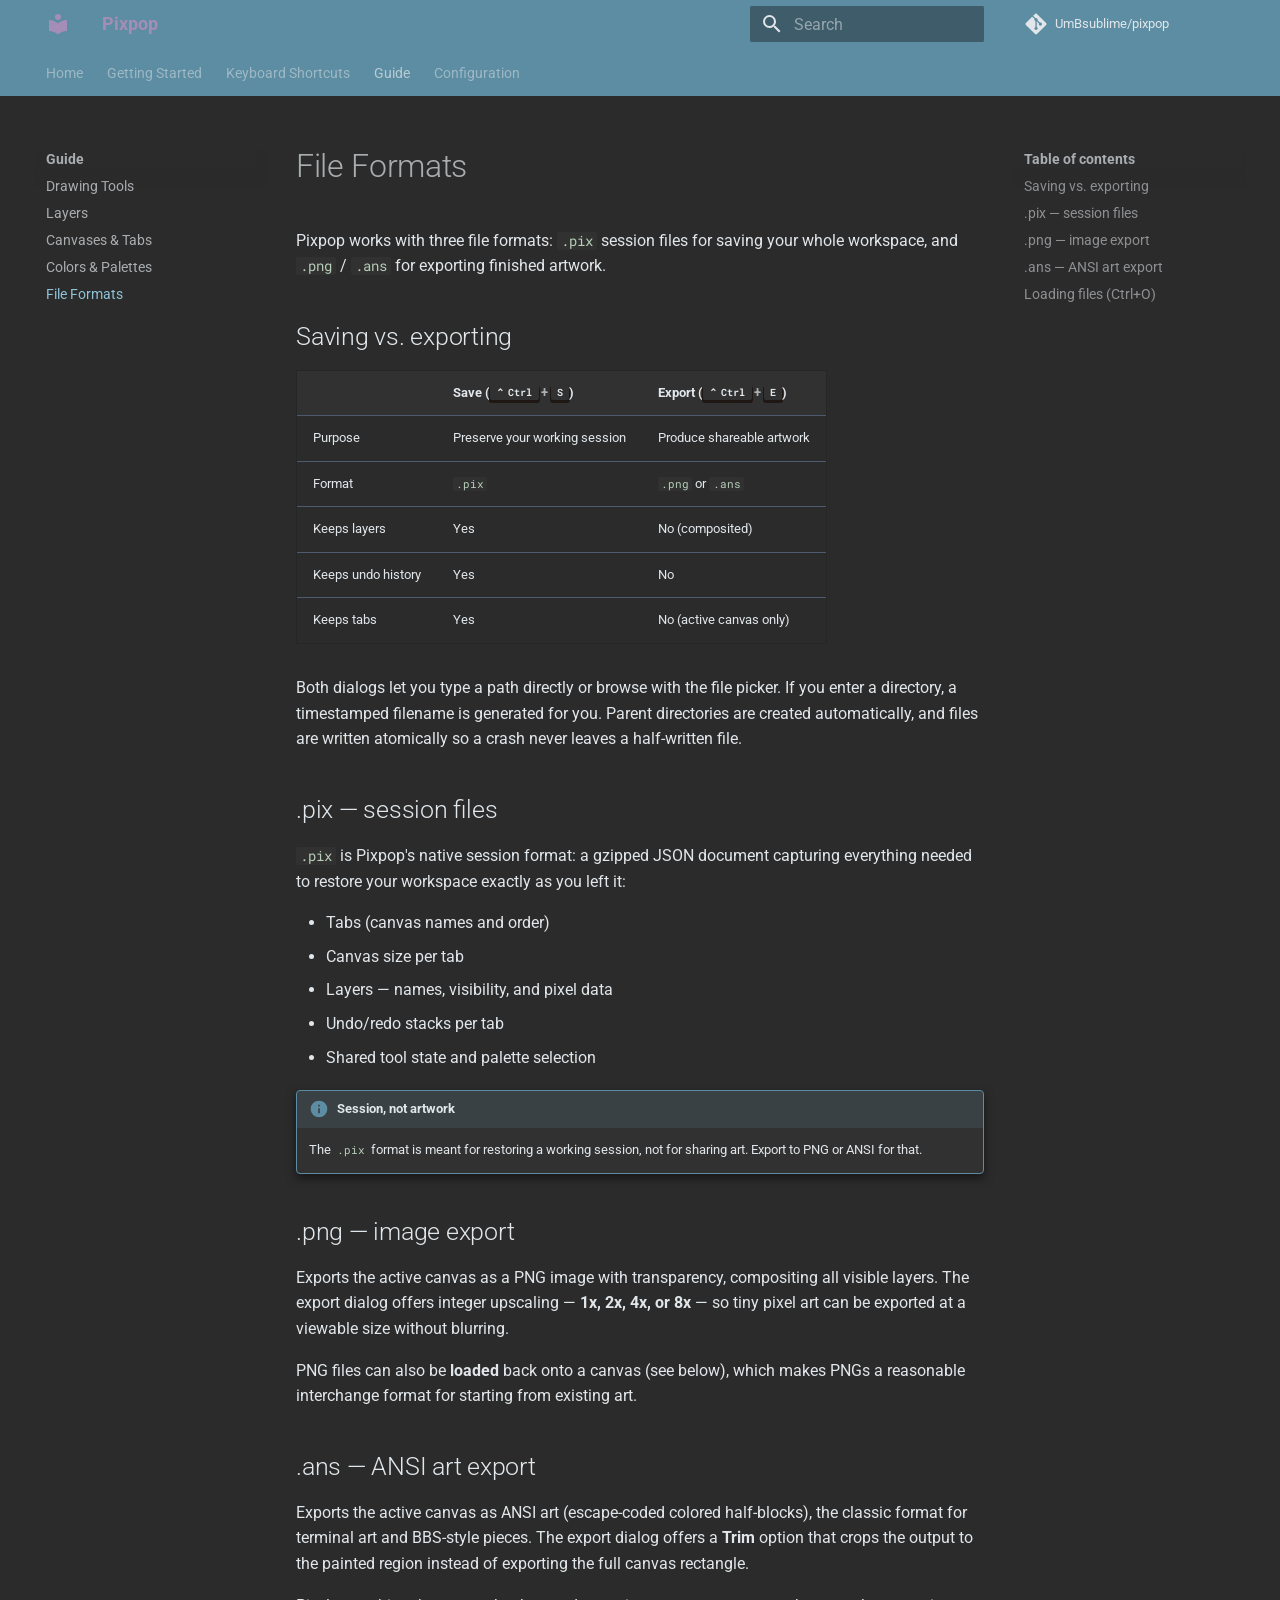
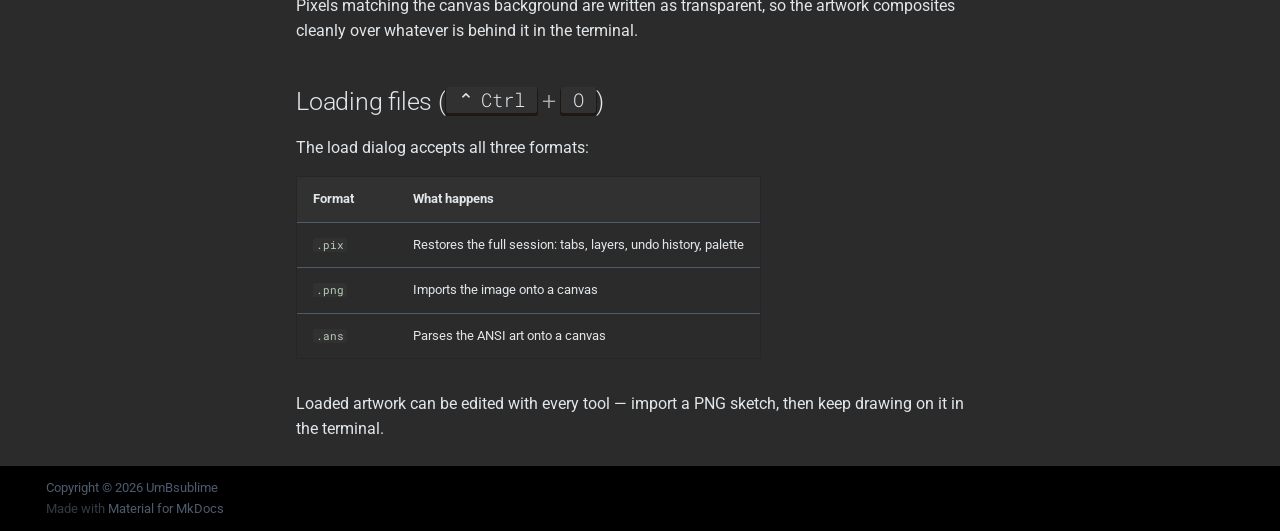
<file: file-formats/index.html>
<!doctype html>
<html lang="en" class="no-js">
  <head>
    
      <meta charset="utf-8">
      <meta name="viewport" content="width=device-width,initial-scale=1">
      
        <meta name="description" content="A TUI paint application built with Python and the Textual framework">
      
      
      
        <link rel="canonical" href="https://umbsublime.github.io/pixpop/file-formats/">
      
      
        <link rel="prev" href="../colors/">
      
      
        <link rel="next" href="../configuration/">
      
      
        
      
      
      <link rel="icon" href="../assets/images/favicon.png">
      <meta name="generator" content="mkdocs-1.6.1, mkdocs-material-9.7.7">
    
    
      
        <title>File Formats - Pixpop</title>
      
    
    
      <link rel="stylesheet" href="../assets/stylesheets/main.ec1eaa64.min.css">
      
        
        <link rel="stylesheet" href="../assets/stylesheets/palette.ab4e12ef.min.css">
      
      


    
    
      
    
    
      
        
        
        <link rel="preconnect" href="https://fonts.gstatic.com" crossorigin>
        <link rel="stylesheet" href="https://fonts.googleapis.com/css?family=Roboto:300,300i,400,400i,700,700i%7CRoboto+Mono:400,400i,700,700i&display=fallback">
        <style>:root{--md-text-font:"Roboto";--md-code-font:"Roboto Mono"}</style>
      
    
    
      <link rel="stylesheet" href="../stylesheets/twilight-bog.css">
    
    <script>__md_scope=new URL("..",location),__md_hash=e=>[...e].reduce(((e,_)=>(e<<5)-e+_.charCodeAt(0)),0),__md_get=(e,_=localStorage,t=__md_scope)=>JSON.parse(_.getItem(t.pathname+"."+e)),__md_set=(e,_,t=localStorage,a=__md_scope)=>{try{t.setItem(a.pathname+"."+e,JSON.stringify(_))}catch(e){}}</script>
    
      

    
    
  </head>
  
  
    
    
    
    
    
    <body dir="ltr" data-md-color-scheme="twilight-bog" data-md-color-primary="indigo" data-md-color-accent="indigo">
  
    
    <input class="md-toggle" data-md-toggle="drawer" type="checkbox" id="__drawer" autocomplete="off">
    <input class="md-toggle" data-md-toggle="search" type="checkbox" id="__search" autocomplete="off">
    <label class="md-overlay" for="__drawer"></label>
    <div data-md-component="skip">
      
        
        <a href="#file-formats" class="md-skip">
          Skip to content
        </a>
      
    </div>
    <div data-md-component="announce">
      
    </div>
    
    
      

<header class="md-header" data-md-component="header">
  <nav class="md-header__inner md-grid" aria-label="Header">
    <a href=".." title="Pixpop" class="md-header__button md-logo" aria-label="Pixpop" data-md-component="logo">
      
  
  <svg xmlns="http://www.w3.org/2000/svg" viewBox="0 0 24 24"><path d="M12 8a3 3 0 0 0 3-3 3 3 0 0 0-3-3 3 3 0 0 0-3 3 3 3 0 0 0 3 3m0 3.54C9.64 9.35 6.5 8 3 8v11c3.5 0 6.64 1.35 9 3.54 2.36-2.19 5.5-3.54 9-3.54V8c-3.5 0-6.64 1.35-9 3.54"/></svg>

    </a>
    <label class="md-header__button md-icon" for="__drawer">
      
      <svg xmlns="http://www.w3.org/2000/svg" viewBox="0 0 24 24"><path d="M3 6h18v2H3zm0 5h18v2H3zm0 5h18v2H3z"/></svg>
    </label>
    <div class="md-header__title" data-md-component="header-title">
      <div class="md-header__ellipsis">
        <div class="md-header__topic">
          <span class="md-ellipsis">
            Pixpop
          </span>
        </div>
        <div class="md-header__topic" data-md-component="header-topic">
          <span class="md-ellipsis">
            
              File Formats
            
          </span>
        </div>
      </div>
    </div>
    
      
    
    
    
    
      
      
        <label class="md-header__button md-icon" for="__search">
          
          <svg xmlns="http://www.w3.org/2000/svg" viewBox="0 0 24 24"><path d="M9.5 3A6.5 6.5 0 0 1 16 9.5c0 1.61-.59 3.09-1.56 4.23l.27.27h.79l5 5-1.5 1.5-5-5v-.79l-.27-.27A6.52 6.52 0 0 1 9.5 16 6.5 6.5 0 0 1 3 9.5 6.5 6.5 0 0 1 9.5 3m0 2C7 5 5 7 5 9.5S7 14 9.5 14 14 12 14 9.5 12 5 9.5 5"/></svg>
        </label>
        <div class="md-search" data-md-component="search" role="dialog">
  <label class="md-search__overlay" for="__search"></label>
  <div class="md-search__inner" role="search">
    <form class="md-search__form" name="search">
      <input type="text" class="md-search__input" name="query" aria-label="Search" placeholder="Search" autocapitalize="off" autocorrect="off" autocomplete="off" spellcheck="false" data-md-component="search-query" required>
      <label class="md-search__icon md-icon" for="__search">
        
        <svg xmlns="http://www.w3.org/2000/svg" viewBox="0 0 24 24"><path d="M9.5 3A6.5 6.5 0 0 1 16 9.5c0 1.61-.59 3.09-1.56 4.23l.27.27h.79l5 5-1.5 1.5-5-5v-.79l-.27-.27A6.52 6.52 0 0 1 9.5 16 6.5 6.5 0 0 1 3 9.5 6.5 6.5 0 0 1 9.5 3m0 2C7 5 5 7 5 9.5S7 14 9.5 14 14 12 14 9.5 12 5 9.5 5"/></svg>
        
        <svg xmlns="http://www.w3.org/2000/svg" viewBox="0 0 24 24"><path d="M20 11v2H8l5.5 5.5-1.42 1.42L4.16 12l7.92-7.92L13.5 5.5 8 11z"/></svg>
      </label>
      <nav class="md-search__options" aria-label="Search">
        
        <button type="reset" class="md-search__icon md-icon" title="Clear" aria-label="Clear" tabindex="-1">
          
          <svg xmlns="http://www.w3.org/2000/svg" viewBox="0 0 24 24"><path d="M19 6.41 17.59 5 12 10.59 6.41 5 5 6.41 10.59 12 5 17.59 6.41 19 12 13.41 17.59 19 19 17.59 13.41 12z"/></svg>
        </button>
      </nav>
      
        <div class="md-search__suggest" data-md-component="search-suggest"></div>
      
    </form>
    <div class="md-search__output">
      <div class="md-search__scrollwrap" tabindex="0" data-md-scrollfix>
        <div class="md-search-result" data-md-component="search-result">
          <div class="md-search-result__meta">
            Initializing search
          </div>
          <ol class="md-search-result__list" role="presentation"></ol>
        </div>
      </div>
    </div>
  </div>
</div>
      
    
    
      <div class="md-header__source">
        <a href="https://github.com/UmBsublime/pixpop" title="Go to repository" class="md-source" data-md-component="source">
  <div class="md-source__icon md-icon">
    
    <svg xmlns="http://www.w3.org/2000/svg" viewBox="0 0 448 512"><!--! Font Awesome Free 7.1.0 by @fontawesome - https://fontawesome.com License - https://fontawesome.com/license/free (Icons: CC BY 4.0, Fonts: SIL OFL 1.1, Code: MIT License) Copyright 2025 Fonticons, Inc.--><path d="M439.6 236.1 244 40.5c-5.4-5.5-12.8-8.5-20.4-8.5s-15 3-20.4 8.4L162.5 81l51.5 51.5c27.1-9.1 52.7 16.8 43.4 43.7l49.7 49.7c34.2-11.8 61.2 31 35.5 56.7-26.5 26.5-70.2-2.9-56-37.3L240.3 199v121.9c25.3 12.5 22.3 41.8 9.1 55-6.4 6.4-15.2 10.1-24.3 10.1s-17.8-3.6-24.3-10.1c-17.6-17.6-11.1-46.9 11.2-56v-123c-20.8-8.5-24.6-30.7-18.6-45L142.6 101 8.5 235.1C3 240.6 0 247.9 0 255.5s3 15 8.5 20.4l195.6 195.7c5.4 5.4 12.7 8.4 20.4 8.4s15-3 20.4-8.4l194.7-194.7c5.4-5.4 8.4-12.8 8.4-20.4s-3-15-8.4-20.4"/></svg>
  </div>
  <div class="md-source__repository">
    UmBsublime/pixpop
  </div>
</a>
      </div>
    
  </nav>
  
</header>
    
    <div class="md-container" data-md-component="container">
      
      
        
          
            
<nav class="md-tabs" aria-label="Tabs" data-md-component="tabs">
  <div class="md-grid">
    <ul class="md-tabs__list">
      
        
  
  
  
  
    <li class="md-tabs__item">
      <a href=".." class="md-tabs__link">
        
  
  
    
  
  Home

      </a>
    </li>
  

      
        
  
  
  
  
    <li class="md-tabs__item">
      <a href="../getting-started/" class="md-tabs__link">
        
  
  
    
  
  Getting Started

      </a>
    </li>
  

      
        
  
  
  
  
    <li class="md-tabs__item">
      <a href="../shortcuts/" class="md-tabs__link">
        
  
  
    
  
  Keyboard Shortcuts

      </a>
    </li>
  

      
        
  
  
  
    
  
  
    
    
      <li class="md-tabs__item md-tabs__item--active">
        <a href="../tools/" class="md-tabs__link">
          
  
  
  Guide

        </a>
      </li>
    
  

      
        
  
  
  
  
    <li class="md-tabs__item">
      <a href="../configuration/" class="md-tabs__link">
        
  
  
    
  
  Configuration

      </a>
    </li>
  

      
    </ul>
  </div>
</nav>
          
        
      
      <main class="md-main" data-md-component="main">
        <div class="md-main__inner md-grid">
          
            
              
              <div class="md-sidebar md-sidebar--primary" data-md-component="sidebar" data-md-type="navigation" >
                <div class="md-sidebar__scrollwrap">
                  <div class="md-sidebar__inner">
                    


  


<nav class="md-nav md-nav--primary md-nav--lifted" aria-label="Navigation" data-md-level="0">
  <label class="md-nav__title" for="__drawer">
    <a href=".." title="Pixpop" class="md-nav__button md-logo" aria-label="Pixpop" data-md-component="logo">
      
  
  <svg xmlns="http://www.w3.org/2000/svg" viewBox="0 0 24 24"><path d="M12 8a3 3 0 0 0 3-3 3 3 0 0 0-3-3 3 3 0 0 0-3 3 3 3 0 0 0 3 3m0 3.54C9.64 9.35 6.5 8 3 8v11c3.5 0 6.64 1.35 9 3.54 2.36-2.19 5.5-3.54 9-3.54V8c-3.5 0-6.64 1.35-9 3.54"/></svg>

    </a>
    Pixpop
  </label>
  
    <div class="md-nav__source">
      <a href="https://github.com/UmBsublime/pixpop" title="Go to repository" class="md-source" data-md-component="source">
  <div class="md-source__icon md-icon">
    
    <svg xmlns="http://www.w3.org/2000/svg" viewBox="0 0 448 512"><!--! Font Awesome Free 7.1.0 by @fontawesome - https://fontawesome.com License - https://fontawesome.com/license/free (Icons: CC BY 4.0, Fonts: SIL OFL 1.1, Code: MIT License) Copyright 2025 Fonticons, Inc.--><path d="M439.6 236.1 244 40.5c-5.4-5.5-12.8-8.5-20.4-8.5s-15 3-20.4 8.4L162.5 81l51.5 51.5c27.1-9.1 52.7 16.8 43.4 43.7l49.7 49.7c34.2-11.8 61.2 31 35.5 56.7-26.5 26.5-70.2-2.9-56-37.3L240.3 199v121.9c25.3 12.5 22.3 41.8 9.1 55-6.4 6.4-15.2 10.1-24.3 10.1s-17.8-3.6-24.3-10.1c-17.6-17.6-11.1-46.9 11.2-56v-123c-20.8-8.5-24.6-30.7-18.6-45L142.6 101 8.5 235.1C3 240.6 0 247.9 0 255.5s3 15 8.5 20.4l195.6 195.7c5.4 5.4 12.7 8.4 20.4 8.4s15-3 20.4-8.4l194.7-194.7c5.4-5.4 8.4-12.8 8.4-20.4s-3-15-8.4-20.4"/></svg>
  </div>
  <div class="md-source__repository">
    UmBsublime/pixpop
  </div>
</a>
    </div>
  
  <ul class="md-nav__list" data-md-scrollfix>
    
      
      
  
  
  
  
    <li class="md-nav__item">
      <a href=".." class="md-nav__link">
        
  
  
  <span class="md-ellipsis">
    
  
    Home
  

    
  </span>
  
  

      </a>
    </li>
  

    
      
      
  
  
  
  
    <li class="md-nav__item">
      <a href="../getting-started/" class="md-nav__link">
        
  
  
  <span class="md-ellipsis">
    
  
    Getting Started
  

    
  </span>
  
  

      </a>
    </li>
  

    
      
      
  
  
  
  
    <li class="md-nav__item">
      <a href="../shortcuts/" class="md-nav__link">
        
  
  
  <span class="md-ellipsis">
    
  
    Keyboard Shortcuts
  

    
  </span>
  
  

      </a>
    </li>
  

    
      
      
  
  
    
  
  
  
    
    
    
    
      
        
        
      
      
        
      
    
    
    <li class="md-nav__item md-nav__item--active md-nav__item--section md-nav__item--nested">
      
        
        
        <input class="md-nav__toggle md-toggle " type="checkbox" id="__nav_4" checked>
        
          
          <label class="md-nav__link" for="__nav_4" id="__nav_4_label" tabindex="">
            
  
  
  <span class="md-ellipsis">
    
  
    Guide
  

    
  </span>
  
  

            <span class="md-nav__icon md-icon"></span>
          </label>
        
        <nav class="md-nav" data-md-level="1" aria-labelledby="__nav_4_label" aria-expanded="true">
          <label class="md-nav__title" for="__nav_4">
            <span class="md-nav__icon md-icon"></span>
            
  
    Guide
  

          </label>
          <ul class="md-nav__list" data-md-scrollfix>
            
              
                
  
  
  
  
    <li class="md-nav__item">
      <a href="../tools/" class="md-nav__link">
        
  
  
  <span class="md-ellipsis">
    
  
    Drawing Tools
  

    
  </span>
  
  

      </a>
    </li>
  

              
            
              
                
  
  
  
  
    <li class="md-nav__item">
      <a href="../layers/" class="md-nav__link">
        
  
  
  <span class="md-ellipsis">
    
  
    Layers
  

    
  </span>
  
  

      </a>
    </li>
  

              
            
              
                
  
  
  
  
    <li class="md-nav__item">
      <a href="../canvases/" class="md-nav__link">
        
  
  
  <span class="md-ellipsis">
    
  
    Canvases & Tabs
  

    
  </span>
  
  

      </a>
    </li>
  

              
            
              
                
  
  
  
  
    <li class="md-nav__item">
      <a href="../colors/" class="md-nav__link">
        
  
  
  <span class="md-ellipsis">
    
  
    Colors & Palettes
  

    
  </span>
  
  

      </a>
    </li>
  

              
            
              
                
  
  
    
  
  
  
    <li class="md-nav__item md-nav__item--active">
      
      <input class="md-nav__toggle md-toggle" type="checkbox" id="__toc">
      
      
        
      
      
        <label class="md-nav__link md-nav__link--active" for="__toc">
          
  
  
  <span class="md-ellipsis">
    
  
    File Formats
  

    
  </span>
  
  

          <span class="md-nav__icon md-icon"></span>
        </label>
      
      <a href="./" class="md-nav__link md-nav__link--active">
        
  
  
  <span class="md-ellipsis">
    
  
    File Formats
  

    
  </span>
  
  

      </a>
      
        

<nav class="md-nav md-nav--secondary" aria-label="Table of contents">
  
  
  
    
  
  
    <label class="md-nav__title" for="__toc">
      <span class="md-nav__icon md-icon"></span>
      Table of contents
    </label>
    <ul class="md-nav__list" data-md-component="toc" data-md-scrollfix>
      
        <li class="md-nav__item">
  <a href="#saving-vs-exporting" class="md-nav__link">
    <span class="md-ellipsis">
      
        Saving vs. exporting
      
    </span>
  </a>
  
</li>
      
        <li class="md-nav__item">
  <a href="#pix-session-files" class="md-nav__link">
    <span class="md-ellipsis">
      
        .pix — session files
      
    </span>
  </a>
  
</li>
      
        <li class="md-nav__item">
  <a href="#png-image-export" class="md-nav__link">
    <span class="md-ellipsis">
      
        .png — image export
      
    </span>
  </a>
  
</li>
      
        <li class="md-nav__item">
  <a href="#ans-ansi-art-export" class="md-nav__link">
    <span class="md-ellipsis">
      
        .ans — ANSI art export
      
    </span>
  </a>
  
</li>
      
        <li class="md-nav__item">
  <a href="#loading-files-ctrlo" class="md-nav__link">
    <span class="md-ellipsis">
      
        Loading files (Ctrl+O)
      
    </span>
  </a>
  
</li>
      
    </ul>
  
</nav>
      
    </li>
  

              
            
          </ul>
        </nav>
      
    </li>
  

    
      
      
  
  
  
  
    <li class="md-nav__item">
      <a href="../configuration/" class="md-nav__link">
        
  
  
  <span class="md-ellipsis">
    
  
    Configuration
  

    
  </span>
  
  

      </a>
    </li>
  

    
  </ul>
</nav>
                  </div>
                </div>
              </div>
            
            
              
              <div class="md-sidebar md-sidebar--secondary" data-md-component="sidebar" data-md-type="toc" >
                <div class="md-sidebar__scrollwrap">
                  <div class="md-sidebar__inner">
                    

<nav class="md-nav md-nav--secondary" aria-label="Table of contents">
  
  
  
    
  
  
    <label class="md-nav__title" for="__toc">
      <span class="md-nav__icon md-icon"></span>
      Table of contents
    </label>
    <ul class="md-nav__list" data-md-component="toc" data-md-scrollfix>
      
        <li class="md-nav__item">
  <a href="#saving-vs-exporting" class="md-nav__link">
    <span class="md-ellipsis">
      
        Saving vs. exporting
      
    </span>
  </a>
  
</li>
      
        <li class="md-nav__item">
  <a href="#pix-session-files" class="md-nav__link">
    <span class="md-ellipsis">
      
        .pix — session files
      
    </span>
  </a>
  
</li>
      
        <li class="md-nav__item">
  <a href="#png-image-export" class="md-nav__link">
    <span class="md-ellipsis">
      
        .png — image export
      
    </span>
  </a>
  
</li>
      
        <li class="md-nav__item">
  <a href="#ans-ansi-art-export" class="md-nav__link">
    <span class="md-ellipsis">
      
        .ans — ANSI art export
      
    </span>
  </a>
  
</li>
      
        <li class="md-nav__item">
  <a href="#loading-files-ctrlo" class="md-nav__link">
    <span class="md-ellipsis">
      
        Loading files (Ctrl+O)
      
    </span>
  </a>
  
</li>
      
    </ul>
  
</nav>
                  </div>
                </div>
              </div>
            
          
          
            <div class="md-content" data-md-component="content">
              
              <article class="md-content__inner md-typeset">
                
                  


  
  


<h1 id="file-formats">File Formats<a class="headerlink" href="#file-formats" title="Permanent link">&para;</a></h1>
<p>Pixpop works with three file formats: <code>.pix</code> session files for saving your
whole workspace, and <code>.png</code> / <code>.ans</code> for exporting finished artwork.</p>
<h2 id="saving-vs-exporting">Saving vs. exporting<a class="headerlink" href="#saving-vs-exporting" title="Permanent link">&para;</a></h2>
<table>
<thead>
<tr>
<th></th>
<th>Save (<span class="keys"><kbd class="key-control">Ctrl</kbd><span>+</span><kbd class="key-s">S</kbd></span>)</th>
<th>Export (<span class="keys"><kbd class="key-control">Ctrl</kbd><span>+</span><kbd class="key-e">E</kbd></span>)</th>
</tr>
</thead>
<tbody>
<tr>
<td>Purpose</td>
<td>Preserve your working session</td>
<td>Produce shareable artwork</td>
</tr>
<tr>
<td>Format</td>
<td><code>.pix</code></td>
<td><code>.png</code> or <code>.ans</code></td>
</tr>
<tr>
<td>Keeps layers</td>
<td>Yes</td>
<td>No (composited)</td>
</tr>
<tr>
<td>Keeps undo history</td>
<td>Yes</td>
<td>No</td>
</tr>
<tr>
<td>Keeps tabs</td>
<td>Yes</td>
<td>No (active canvas only)</td>
</tr>
</tbody>
</table>
<p>Both dialogs let you type a path directly or browse with the file picker.
If you enter a directory, a timestamped filename is generated for you.
Parent directories are created automatically, and files are written
atomically so a crash never leaves a half-written file.</p>
<h2 id="pix-session-files">.pix — session files<a class="headerlink" href="#pix-session-files" title="Permanent link">&para;</a></h2>
<p><code>.pix</code> is Pixpop's native session format: a gzipped JSON document capturing
everything needed to restore your workspace exactly as you left it:</p>
<ul>
<li>Tabs (canvas names and order)</li>
<li>Canvas size per tab</li>
<li>Layers — names, visibility, and pixel data</li>
<li>Undo/redo stacks per tab</li>
<li>Shared tool state and palette selection</li>
</ul>
<div class="admonition info">
<p class="admonition-title">Session, not artwork</p>
<p>The <code>.pix</code> format is meant for restoring a working session, not for
sharing art. Export to PNG or ANSI for that.</p>
</div>
<h2 id="png-image-export">.png — image export<a class="headerlink" href="#png-image-export" title="Permanent link">&para;</a></h2>
<p>Exports the active canvas as a PNG image with transparency, compositing all
visible layers. The export dialog offers integer upscaling — <strong>1x, 2x, 4x,
or 8x</strong> — so tiny pixel art can be exported at a viewable size without
blurring.</p>
<p>PNG files can also be <strong>loaded</strong> back onto a canvas (see below), which makes
PNGs a reasonable interchange format for starting from existing art.</p>
<h2 id="ans-ansi-art-export">.ans — ANSI art export<a class="headerlink" href="#ans-ansi-art-export" title="Permanent link">&para;</a></h2>
<p>Exports the active canvas as ANSI art (escape-coded colored half-blocks),
the classic format for terminal art and BBS-style pieces. The export dialog
offers a <strong>Trim</strong> option that crops the output to the painted region instead
of exporting the full canvas rectangle.</p>
<p>Pixels matching the canvas background are written as transparent, so the
artwork composites cleanly over whatever is behind it in the terminal.</p>
<h2 id="loading-files-ctrlo">Loading files (<span class="keys"><kbd class="key-control">Ctrl</kbd><span>+</span><kbd class="key-o">O</kbd></span>)<a class="headerlink" href="#loading-files-ctrlo" title="Permanent link">&para;</a></h2>
<p>The load dialog accepts all three formats:</p>
<table>
<thead>
<tr>
<th>Format</th>
<th>What happens</th>
</tr>
</thead>
<tbody>
<tr>
<td><code>.pix</code></td>
<td>Restores the full session: tabs, layers, undo history, palette</td>
</tr>
<tr>
<td><code>.png</code></td>
<td>Imports the image onto a canvas</td>
</tr>
<tr>
<td><code>.ans</code></td>
<td>Parses the ANSI art onto a canvas</td>
</tr>
</tbody>
</table>
<p>Loaded artwork can be edited with every tool — import a PNG sketch, then
keep drawing on it in the terminal.</p>












                
              </article>
            </div>
          
          
<script>var target=document.getElementById(location.hash.slice(1));target&&target.name&&(target.checked=target.name.startsWith("__tabbed_"))</script>
        </div>
        
          <button type="button" class="md-top md-icon" data-md-component="top" hidden>
  
  <svg xmlns="http://www.w3.org/2000/svg" viewBox="0 0 24 24"><path d="M13 20h-2V8l-5.5 5.5-1.42-1.42L12 4.16l7.92 7.92-1.42 1.42L13 8z"/></svg>
  Back to top
</button>
        
      </main>
      
        <footer class="md-footer">
  
  <div class="md-footer-meta md-typeset">
    <div class="md-footer-meta__inner md-grid">
      <div class="md-copyright">
  
    <div class="md-copyright__highlight">
      Copyright &copy; 2026 UmBsublime
    </div>
  
  
    Made with
    <a href="https://squidfunk.github.io/mkdocs-material/" target="_blank" rel="noopener">
      Material for MkDocs
    </a>
  
</div>
      
    </div>
  </div>
</footer>
      
    </div>
    <div class="md-dialog" data-md-component="dialog">
      <div class="md-dialog__inner md-typeset"></div>
    </div>
    
    
    
      
      
      <script id="__config" type="application/json">{"annotate": null, "base": "..", "features": ["navigation.tabs", "navigation.sections", "navigation.top", "navigation.instant", "content.code.copy", "search.suggest", "search.highlight"], "search": "../assets/javascripts/workers/search.2c215733.min.js", "tags": null, "translations": {"clipboard.copied": "Copied to clipboard", "clipboard.copy": "Copy to clipboard", "search.result.more.one": "1 more on this page", "search.result.more.other": "# more on this page", "search.result.none": "No matching documents", "search.result.one": "1 matching document", "search.result.other": "# matching documents", "search.result.placeholder": "Type to start searching", "search.result.term.missing": "Missing", "select.version": "Select version"}, "version": null}</script>
    
    
      <script src="../assets/javascripts/bundle.d7400e89.min.js"></script>
      
    
  </body>
</html>
</file>
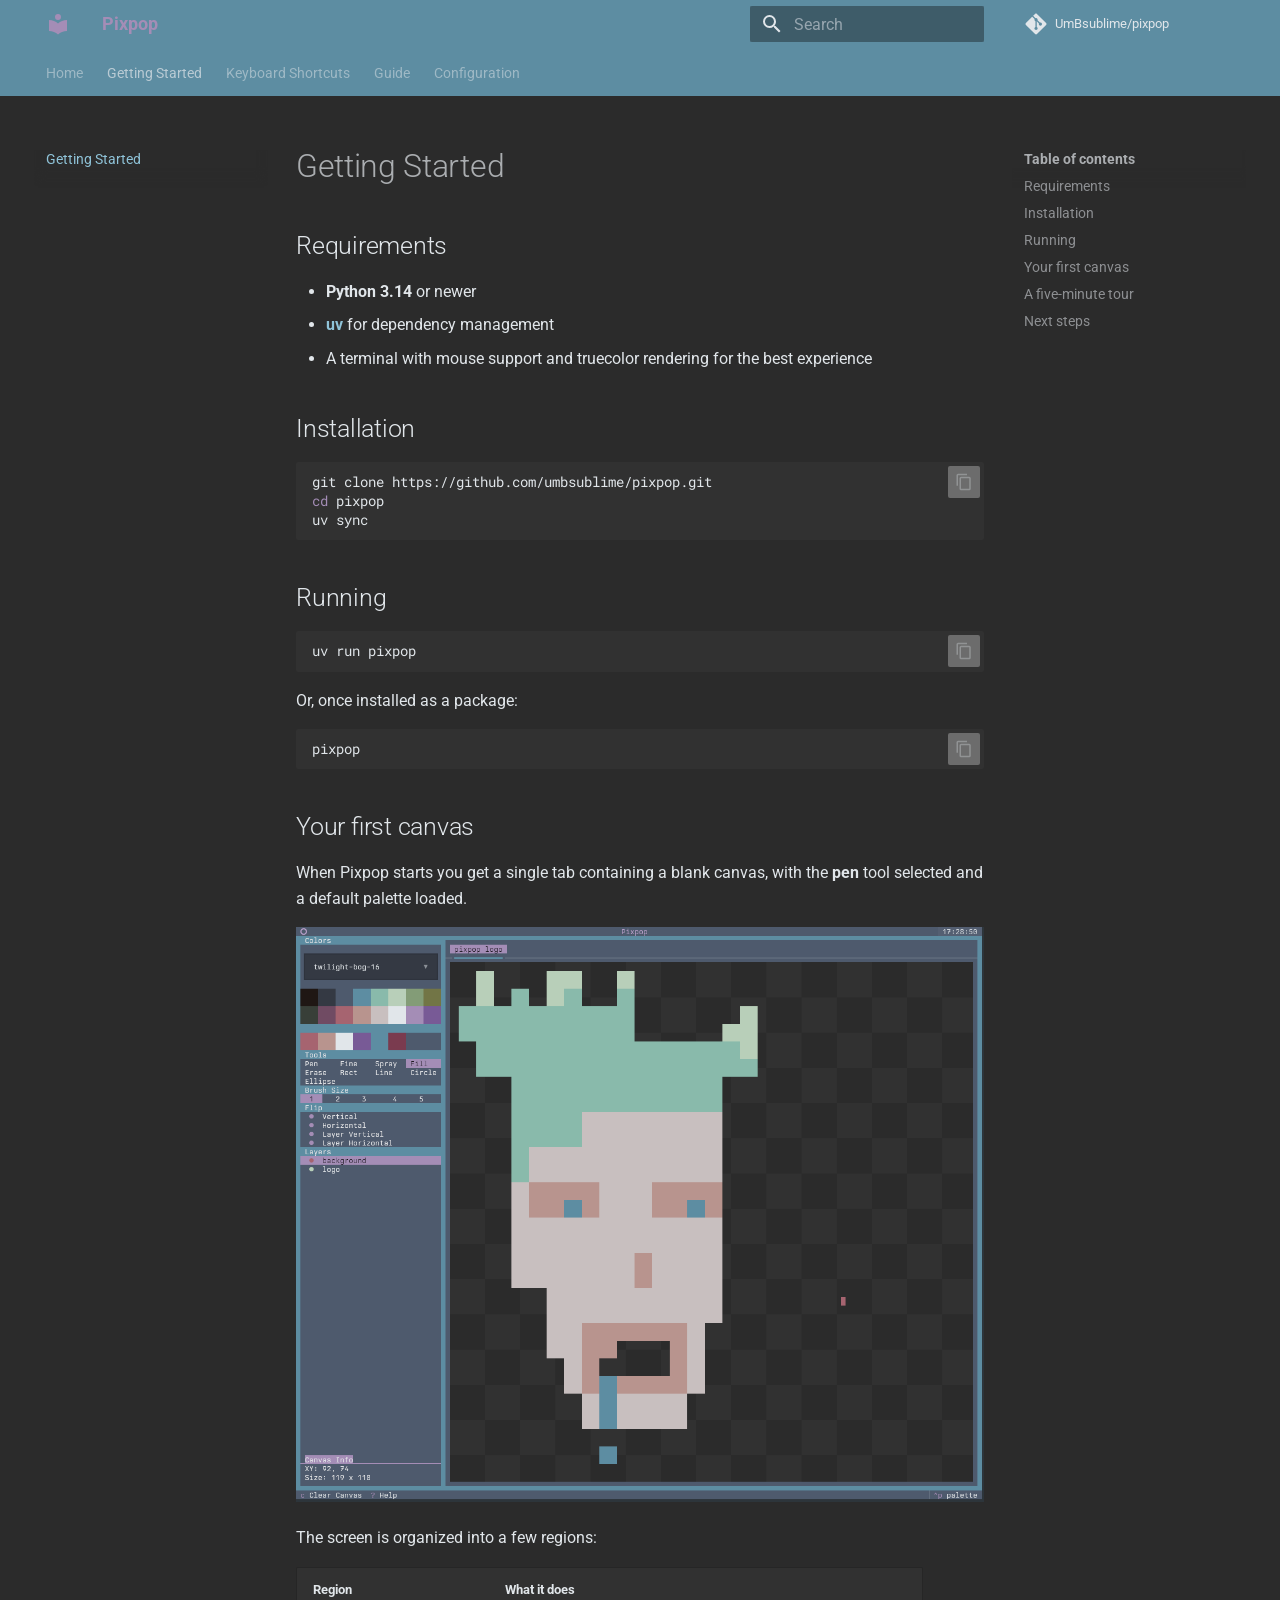
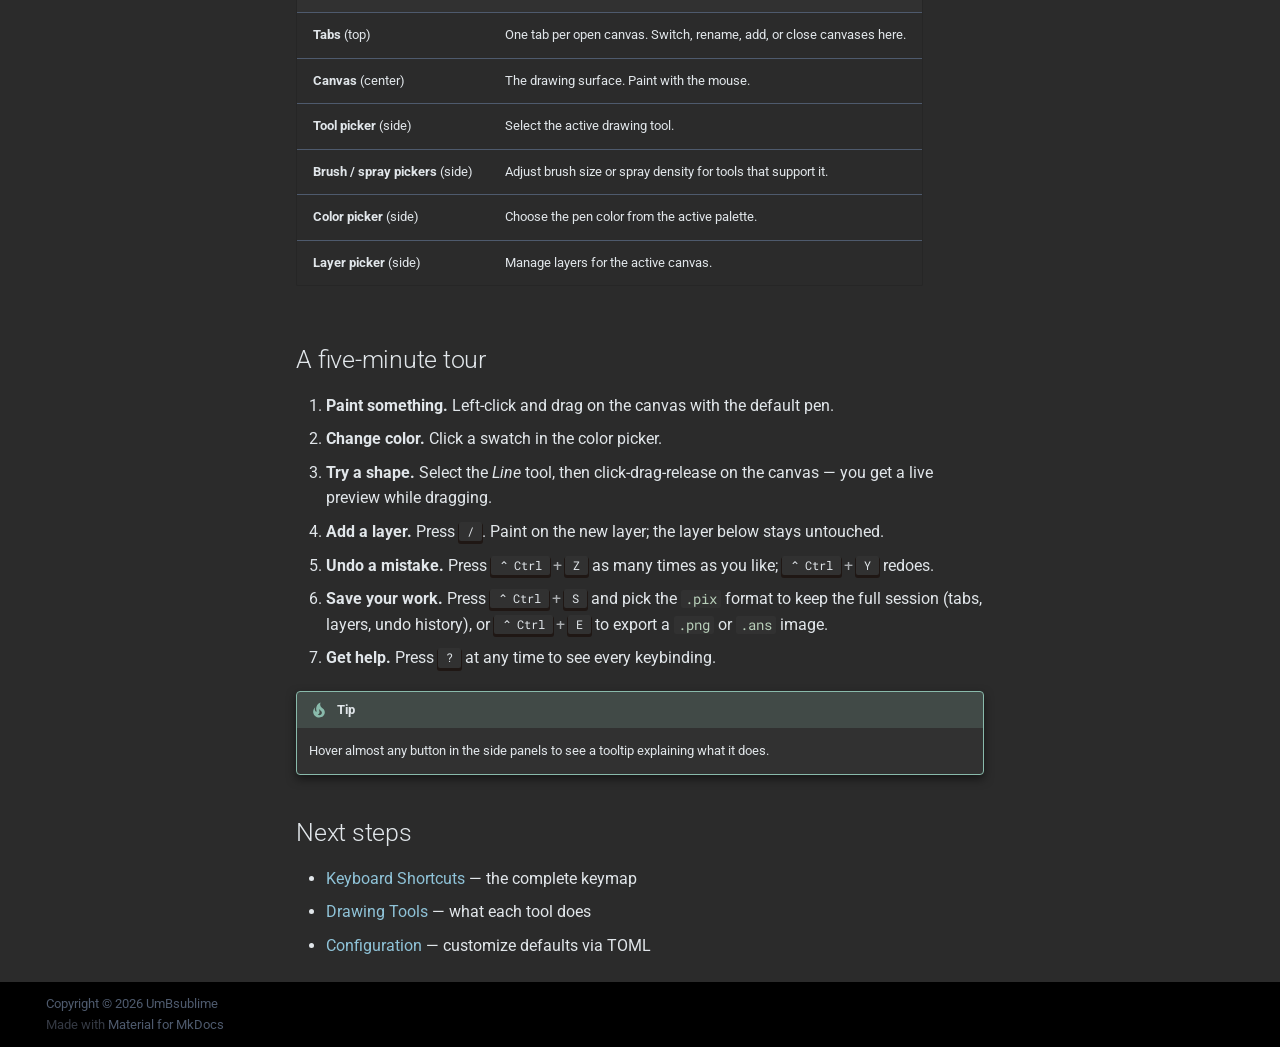
<file: getting-started/index.html>
<!doctype html>
<html lang="en" class="no-js">
  <head>
    
      <meta charset="utf-8">
      <meta name="viewport" content="width=device-width,initial-scale=1">
      
        <meta name="description" content="A TUI paint application built with Python and the Textual framework">
      
      
      
        <link rel="canonical" href="https://umbsublime.github.io/pixpop/getting-started/">
      
      
        <link rel="prev" href="..">
      
      
        <link rel="next" href="../shortcuts/">
      
      
        
      
      
      <link rel="icon" href="../assets/images/favicon.png">
      <meta name="generator" content="mkdocs-1.6.1, mkdocs-material-9.7.7">
    
    
      
        <title>Getting Started - Pixpop</title>
      
    
    
      <link rel="stylesheet" href="../assets/stylesheets/main.ec1eaa64.min.css">
      
        
        <link rel="stylesheet" href="../assets/stylesheets/palette.ab4e12ef.min.css">
      
      


    
    
      
    
    
      
        
        
        <link rel="preconnect" href="https://fonts.gstatic.com" crossorigin>
        <link rel="stylesheet" href="https://fonts.googleapis.com/css?family=Roboto:300,300i,400,400i,700,700i%7CRoboto+Mono:400,400i,700,700i&display=fallback">
        <style>:root{--md-text-font:"Roboto";--md-code-font:"Roboto Mono"}</style>
      
    
    
      <link rel="stylesheet" href="../stylesheets/twilight-bog.css">
    
    <script>__md_scope=new URL("..",location),__md_hash=e=>[...e].reduce(((e,_)=>(e<<5)-e+_.charCodeAt(0)),0),__md_get=(e,_=localStorage,t=__md_scope)=>JSON.parse(_.getItem(t.pathname+"."+e)),__md_set=(e,_,t=localStorage,a=__md_scope)=>{try{t.setItem(a.pathname+"."+e,JSON.stringify(_))}catch(e){}}</script>
    
      

    
    
  </head>
  
  
    
    
    
    
    
    <body dir="ltr" data-md-color-scheme="twilight-bog" data-md-color-primary="indigo" data-md-color-accent="indigo">
  
    
    <input class="md-toggle" data-md-toggle="drawer" type="checkbox" id="__drawer" autocomplete="off">
    <input class="md-toggle" data-md-toggle="search" type="checkbox" id="__search" autocomplete="off">
    <label class="md-overlay" for="__drawer"></label>
    <div data-md-component="skip">
      
        
        <a href="#getting-started" class="md-skip">
          Skip to content
        </a>
      
    </div>
    <div data-md-component="announce">
      
    </div>
    
    
      

<header class="md-header" data-md-component="header">
  <nav class="md-header__inner md-grid" aria-label="Header">
    <a href=".." title="Pixpop" class="md-header__button md-logo" aria-label="Pixpop" data-md-component="logo">
      
  
  <svg xmlns="http://www.w3.org/2000/svg" viewBox="0 0 24 24"><path d="M12 8a3 3 0 0 0 3-3 3 3 0 0 0-3-3 3 3 0 0 0-3 3 3 3 0 0 0 3 3m0 3.54C9.64 9.35 6.5 8 3 8v11c3.5 0 6.64 1.35 9 3.54 2.36-2.19 5.5-3.54 9-3.54V8c-3.5 0-6.64 1.35-9 3.54"/></svg>

    </a>
    <label class="md-header__button md-icon" for="__drawer">
      
      <svg xmlns="http://www.w3.org/2000/svg" viewBox="0 0 24 24"><path d="M3 6h18v2H3zm0 5h18v2H3zm0 5h18v2H3z"/></svg>
    </label>
    <div class="md-header__title" data-md-component="header-title">
      <div class="md-header__ellipsis">
        <div class="md-header__topic">
          <span class="md-ellipsis">
            Pixpop
          </span>
        </div>
        <div class="md-header__topic" data-md-component="header-topic">
          <span class="md-ellipsis">
            
              Getting Started
            
          </span>
        </div>
      </div>
    </div>
    
      
    
    
    
    
      
      
        <label class="md-header__button md-icon" for="__search">
          
          <svg xmlns="http://www.w3.org/2000/svg" viewBox="0 0 24 24"><path d="M9.5 3A6.5 6.5 0 0 1 16 9.5c0 1.61-.59 3.09-1.56 4.23l.27.27h.79l5 5-1.5 1.5-5-5v-.79l-.27-.27A6.52 6.52 0 0 1 9.5 16 6.5 6.5 0 0 1 3 9.5 6.5 6.5 0 0 1 9.5 3m0 2C7 5 5 7 5 9.5S7 14 9.5 14 14 12 14 9.5 12 5 9.5 5"/></svg>
        </label>
        <div class="md-search" data-md-component="search" role="dialog">
  <label class="md-search__overlay" for="__search"></label>
  <div class="md-search__inner" role="search">
    <form class="md-search__form" name="search">
      <input type="text" class="md-search__input" name="query" aria-label="Search" placeholder="Search" autocapitalize="off" autocorrect="off" autocomplete="off" spellcheck="false" data-md-component="search-query" required>
      <label class="md-search__icon md-icon" for="__search">
        
        <svg xmlns="http://www.w3.org/2000/svg" viewBox="0 0 24 24"><path d="M9.5 3A6.5 6.5 0 0 1 16 9.5c0 1.61-.59 3.09-1.56 4.23l.27.27h.79l5 5-1.5 1.5-5-5v-.79l-.27-.27A6.52 6.52 0 0 1 9.5 16 6.5 6.5 0 0 1 3 9.5 6.5 6.5 0 0 1 9.5 3m0 2C7 5 5 7 5 9.5S7 14 9.5 14 14 12 14 9.5 12 5 9.5 5"/></svg>
        
        <svg xmlns="http://www.w3.org/2000/svg" viewBox="0 0 24 24"><path d="M20 11v2H8l5.5 5.5-1.42 1.42L4.16 12l7.92-7.92L13.5 5.5 8 11z"/></svg>
      </label>
      <nav class="md-search__options" aria-label="Search">
        
        <button type="reset" class="md-search__icon md-icon" title="Clear" aria-label="Clear" tabindex="-1">
          
          <svg xmlns="http://www.w3.org/2000/svg" viewBox="0 0 24 24"><path d="M19 6.41 17.59 5 12 10.59 6.41 5 5 6.41 10.59 12 5 17.59 6.41 19 12 13.41 17.59 19 19 17.59 13.41 12z"/></svg>
        </button>
      </nav>
      
        <div class="md-search__suggest" data-md-component="search-suggest"></div>
      
    </form>
    <div class="md-search__output">
      <div class="md-search__scrollwrap" tabindex="0" data-md-scrollfix>
        <div class="md-search-result" data-md-component="search-result">
          <div class="md-search-result__meta">
            Initializing search
          </div>
          <ol class="md-search-result__list" role="presentation"></ol>
        </div>
      </div>
    </div>
  </div>
</div>
      
    
    
      <div class="md-header__source">
        <a href="https://github.com/UmBsublime/pixpop" title="Go to repository" class="md-source" data-md-component="source">
  <div class="md-source__icon md-icon">
    
    <svg xmlns="http://www.w3.org/2000/svg" viewBox="0 0 448 512"><!--! Font Awesome Free 7.1.0 by @fontawesome - https://fontawesome.com License - https://fontawesome.com/license/free (Icons: CC BY 4.0, Fonts: SIL OFL 1.1, Code: MIT License) Copyright 2025 Fonticons, Inc.--><path d="M439.6 236.1 244 40.5c-5.4-5.5-12.8-8.5-20.4-8.5s-15 3-20.4 8.4L162.5 81l51.5 51.5c27.1-9.1 52.7 16.8 43.4 43.7l49.7 49.7c34.2-11.8 61.2 31 35.5 56.7-26.5 26.5-70.2-2.9-56-37.3L240.3 199v121.9c25.3 12.5 22.3 41.8 9.1 55-6.4 6.4-15.2 10.1-24.3 10.1s-17.8-3.6-24.3-10.1c-17.6-17.6-11.1-46.9 11.2-56v-123c-20.8-8.5-24.6-30.7-18.6-45L142.6 101 8.5 235.1C3 240.6 0 247.9 0 255.5s3 15 8.5 20.4l195.6 195.7c5.4 5.4 12.7 8.4 20.4 8.4s15-3 20.4-8.4l194.7-194.7c5.4-5.4 8.4-12.8 8.4-20.4s-3-15-8.4-20.4"/></svg>
  </div>
  <div class="md-source__repository">
    UmBsublime/pixpop
  </div>
</a>
      </div>
    
  </nav>
  
</header>
    
    <div class="md-container" data-md-component="container">
      
      
        
          
            
<nav class="md-tabs" aria-label="Tabs" data-md-component="tabs">
  <div class="md-grid">
    <ul class="md-tabs__list">
      
        
  
  
  
  
    <li class="md-tabs__item">
      <a href=".." class="md-tabs__link">
        
  
  
    
  
  Home

      </a>
    </li>
  

      
        
  
  
  
    
  
  
    <li class="md-tabs__item md-tabs__item--active">
      <a href="./" class="md-tabs__link">
        
  
  
    
  
  Getting Started

      </a>
    </li>
  

      
        
  
  
  
  
    <li class="md-tabs__item">
      <a href="../shortcuts/" class="md-tabs__link">
        
  
  
    
  
  Keyboard Shortcuts

      </a>
    </li>
  

      
        
  
  
  
  
    
    
      <li class="md-tabs__item">
        <a href="../tools/" class="md-tabs__link">
          
  
  
  Guide

        </a>
      </li>
    
  

      
        
  
  
  
  
    <li class="md-tabs__item">
      <a href="../configuration/" class="md-tabs__link">
        
  
  
    
  
  Configuration

      </a>
    </li>
  

      
    </ul>
  </div>
</nav>
          
        
      
      <main class="md-main" data-md-component="main">
        <div class="md-main__inner md-grid">
          
            
              
              <div class="md-sidebar md-sidebar--primary" data-md-component="sidebar" data-md-type="navigation" >
                <div class="md-sidebar__scrollwrap">
                  <div class="md-sidebar__inner">
                    


  


<nav class="md-nav md-nav--primary md-nav--lifted" aria-label="Navigation" data-md-level="0">
  <label class="md-nav__title" for="__drawer">
    <a href=".." title="Pixpop" class="md-nav__button md-logo" aria-label="Pixpop" data-md-component="logo">
      
  
  <svg xmlns="http://www.w3.org/2000/svg" viewBox="0 0 24 24"><path d="M12 8a3 3 0 0 0 3-3 3 3 0 0 0-3-3 3 3 0 0 0-3 3 3 3 0 0 0 3 3m0 3.54C9.64 9.35 6.5 8 3 8v11c3.5 0 6.64 1.35 9 3.54 2.36-2.19 5.5-3.54 9-3.54V8c-3.5 0-6.64 1.35-9 3.54"/></svg>

    </a>
    Pixpop
  </label>
  
    <div class="md-nav__source">
      <a href="https://github.com/UmBsublime/pixpop" title="Go to repository" class="md-source" data-md-component="source">
  <div class="md-source__icon md-icon">
    
    <svg xmlns="http://www.w3.org/2000/svg" viewBox="0 0 448 512"><!--! Font Awesome Free 7.1.0 by @fontawesome - https://fontawesome.com License - https://fontawesome.com/license/free (Icons: CC BY 4.0, Fonts: SIL OFL 1.1, Code: MIT License) Copyright 2025 Fonticons, Inc.--><path d="M439.6 236.1 244 40.5c-5.4-5.5-12.8-8.5-20.4-8.5s-15 3-20.4 8.4L162.5 81l51.5 51.5c27.1-9.1 52.7 16.8 43.4 43.7l49.7 49.7c34.2-11.8 61.2 31 35.5 56.7-26.5 26.5-70.2-2.9-56-37.3L240.3 199v121.9c25.3 12.5 22.3 41.8 9.1 55-6.4 6.4-15.2 10.1-24.3 10.1s-17.8-3.6-24.3-10.1c-17.6-17.6-11.1-46.9 11.2-56v-123c-20.8-8.5-24.6-30.7-18.6-45L142.6 101 8.5 235.1C3 240.6 0 247.9 0 255.5s3 15 8.5 20.4l195.6 195.7c5.4 5.4 12.7 8.4 20.4 8.4s15-3 20.4-8.4l194.7-194.7c5.4-5.4 8.4-12.8 8.4-20.4s-3-15-8.4-20.4"/></svg>
  </div>
  <div class="md-source__repository">
    UmBsublime/pixpop
  </div>
</a>
    </div>
  
  <ul class="md-nav__list" data-md-scrollfix>
    
      
      
  
  
  
  
    <li class="md-nav__item">
      <a href=".." class="md-nav__link">
        
  
  
  <span class="md-ellipsis">
    
  
    Home
  

    
  </span>
  
  

      </a>
    </li>
  

    
      
      
  
  
    
  
  
  
    <li class="md-nav__item md-nav__item--active">
      
      <input class="md-nav__toggle md-toggle" type="checkbox" id="__toc">
      
      
        
      
      
        <label class="md-nav__link md-nav__link--active" for="__toc">
          
  
  
  <span class="md-ellipsis">
    
  
    Getting Started
  

    
  </span>
  
  

          <span class="md-nav__icon md-icon"></span>
        </label>
      
      <a href="./" class="md-nav__link md-nav__link--active">
        
  
  
  <span class="md-ellipsis">
    
  
    Getting Started
  

    
  </span>
  
  

      </a>
      
        

<nav class="md-nav md-nav--secondary" aria-label="Table of contents">
  
  
  
    
  
  
    <label class="md-nav__title" for="__toc">
      <span class="md-nav__icon md-icon"></span>
      Table of contents
    </label>
    <ul class="md-nav__list" data-md-component="toc" data-md-scrollfix>
      
        <li class="md-nav__item">
  <a href="#requirements" class="md-nav__link">
    <span class="md-ellipsis">
      
        Requirements
      
    </span>
  </a>
  
</li>
      
        <li class="md-nav__item">
  <a href="#installation" class="md-nav__link">
    <span class="md-ellipsis">
      
        Installation
      
    </span>
  </a>
  
</li>
      
        <li class="md-nav__item">
  <a href="#running" class="md-nav__link">
    <span class="md-ellipsis">
      
        Running
      
    </span>
  </a>
  
</li>
      
        <li class="md-nav__item">
  <a href="#your-first-canvas" class="md-nav__link">
    <span class="md-ellipsis">
      
        Your first canvas
      
    </span>
  </a>
  
</li>
      
        <li class="md-nav__item">
  <a href="#a-five-minute-tour" class="md-nav__link">
    <span class="md-ellipsis">
      
        A five-minute tour
      
    </span>
  </a>
  
</li>
      
        <li class="md-nav__item">
  <a href="#next-steps" class="md-nav__link">
    <span class="md-ellipsis">
      
        Next steps
      
    </span>
  </a>
  
</li>
      
    </ul>
  
</nav>
      
    </li>
  

    
      
      
  
  
  
  
    <li class="md-nav__item">
      <a href="../shortcuts/" class="md-nav__link">
        
  
  
  <span class="md-ellipsis">
    
  
    Keyboard Shortcuts
  

    
  </span>
  
  

      </a>
    </li>
  

    
      
      
  
  
  
  
    
    
    
    
      
      
        
      
    
    
    <li class="md-nav__item md-nav__item--nested">
      
        
        
        <input class="md-nav__toggle md-toggle " type="checkbox" id="__nav_4" >
        
          
          <label class="md-nav__link" for="__nav_4" id="__nav_4_label" tabindex="0">
            
  
  
  <span class="md-ellipsis">
    
  
    Guide
  

    
  </span>
  
  

            <span class="md-nav__icon md-icon"></span>
          </label>
        
        <nav class="md-nav" data-md-level="1" aria-labelledby="__nav_4_label" aria-expanded="false">
          <label class="md-nav__title" for="__nav_4">
            <span class="md-nav__icon md-icon"></span>
            
  
    Guide
  

          </label>
          <ul class="md-nav__list" data-md-scrollfix>
            
              
                
  
  
  
  
    <li class="md-nav__item">
      <a href="../tools/" class="md-nav__link">
        
  
  
  <span class="md-ellipsis">
    
  
    Drawing Tools
  

    
  </span>
  
  

      </a>
    </li>
  

              
            
              
                
  
  
  
  
    <li class="md-nav__item">
      <a href="../layers/" class="md-nav__link">
        
  
  
  <span class="md-ellipsis">
    
  
    Layers
  

    
  </span>
  
  

      </a>
    </li>
  

              
            
              
                
  
  
  
  
    <li class="md-nav__item">
      <a href="../canvases/" class="md-nav__link">
        
  
  
  <span class="md-ellipsis">
    
  
    Canvases & Tabs
  

    
  </span>
  
  

      </a>
    </li>
  

              
            
              
                
  
  
  
  
    <li class="md-nav__item">
      <a href="../colors/" class="md-nav__link">
        
  
  
  <span class="md-ellipsis">
    
  
    Colors & Palettes
  

    
  </span>
  
  

      </a>
    </li>
  

              
            
              
                
  
  
  
  
    <li class="md-nav__item">
      <a href="../file-formats/" class="md-nav__link">
        
  
  
  <span class="md-ellipsis">
    
  
    File Formats
  

    
  </span>
  
  

      </a>
    </li>
  

              
            
          </ul>
        </nav>
      
    </li>
  

    
      
      
  
  
  
  
    <li class="md-nav__item">
      <a href="../configuration/" class="md-nav__link">
        
  
  
  <span class="md-ellipsis">
    
  
    Configuration
  

    
  </span>
  
  

      </a>
    </li>
  

    
  </ul>
</nav>
                  </div>
                </div>
              </div>
            
            
              
              <div class="md-sidebar md-sidebar--secondary" data-md-component="sidebar" data-md-type="toc" >
                <div class="md-sidebar__scrollwrap">
                  <div class="md-sidebar__inner">
                    

<nav class="md-nav md-nav--secondary" aria-label="Table of contents">
  
  
  
    
  
  
    <label class="md-nav__title" for="__toc">
      <span class="md-nav__icon md-icon"></span>
      Table of contents
    </label>
    <ul class="md-nav__list" data-md-component="toc" data-md-scrollfix>
      
        <li class="md-nav__item">
  <a href="#requirements" class="md-nav__link">
    <span class="md-ellipsis">
      
        Requirements
      
    </span>
  </a>
  
</li>
      
        <li class="md-nav__item">
  <a href="#installation" class="md-nav__link">
    <span class="md-ellipsis">
      
        Installation
      
    </span>
  </a>
  
</li>
      
        <li class="md-nav__item">
  <a href="#running" class="md-nav__link">
    <span class="md-ellipsis">
      
        Running
      
    </span>
  </a>
  
</li>
      
        <li class="md-nav__item">
  <a href="#your-first-canvas" class="md-nav__link">
    <span class="md-ellipsis">
      
        Your first canvas
      
    </span>
  </a>
  
</li>
      
        <li class="md-nav__item">
  <a href="#a-five-minute-tour" class="md-nav__link">
    <span class="md-ellipsis">
      
        A five-minute tour
      
    </span>
  </a>
  
</li>
      
        <li class="md-nav__item">
  <a href="#next-steps" class="md-nav__link">
    <span class="md-ellipsis">
      
        Next steps
      
    </span>
  </a>
  
</li>
      
    </ul>
  
</nav>
                  </div>
                </div>
              </div>
            
          
          
            <div class="md-content" data-md-component="content">
              
              <article class="md-content__inner md-typeset">
                
                  


  
  


<h1 id="getting-started">Getting Started<a class="headerlink" href="#getting-started" title="Permanent link">&para;</a></h1>
<h2 id="requirements">Requirements<a class="headerlink" href="#requirements" title="Permanent link">&para;</a></h2>
<ul>
<li><strong>Python 3.14</strong> or newer</li>
<li><strong><a href="https://docs.astral.sh/uv/">uv</a></strong> for dependency management</li>
<li>A terminal with mouse support and truecolor rendering for the best experience</li>
</ul>
<h2 id="installation">Installation<a class="headerlink" href="#installation" title="Permanent link">&para;</a></h2>
<div class="highlight"><pre><span></span><code><a id="__codelineno-0-1" name="__codelineno-0-1" href="#__codelineno-0-1"></a>git<span class="w"> </span>clone<span class="w"> </span>https://github.com/umbsublime/pixpop.git
<a id="__codelineno-0-2" name="__codelineno-0-2" href="#__codelineno-0-2"></a><span class="nb">cd</span><span class="w"> </span>pixpop
<a id="__codelineno-0-3" name="__codelineno-0-3" href="#__codelineno-0-3"></a>uv<span class="w"> </span>sync
</code></pre></div>
<h2 id="running">Running<a class="headerlink" href="#running" title="Permanent link">&para;</a></h2>
<div class="highlight"><pre><span></span><code><a id="__codelineno-1-1" name="__codelineno-1-1" href="#__codelineno-1-1"></a>uv<span class="w"> </span>run<span class="w"> </span>pixpop
</code></pre></div>
<p>Or, once installed as a package:</p>
<div class="highlight"><pre><span></span><code><a id="__codelineno-2-1" name="__codelineno-2-1" href="#__codelineno-2-1"></a>pixpop
</code></pre></div>
<h2 id="your-first-canvas">Your first canvas<a class="headerlink" href="#your-first-canvas" title="Permanent link">&para;</a></h2>
<p>When Pixpop starts you get a single tab containing a blank canvas, with the
<strong>pen</strong> tool selected and a default palette loaded.</p>
<p><img alt="Pixpop main window" src="../assets/images/app.png" /></p>
<p>The screen is organized into a few regions:</p>
<table>
<thead>
<tr>
<th>Region</th>
<th>What it does</th>
</tr>
</thead>
<tbody>
<tr>
<td><strong>Tabs</strong> (top)</td>
<td>One tab per open canvas. Switch, rename, add, or close canvases here.</td>
</tr>
<tr>
<td><strong>Canvas</strong> (center)</td>
<td>The drawing surface. Paint with the mouse.</td>
</tr>
<tr>
<td><strong>Tool picker</strong> (side)</td>
<td>Select the active drawing tool.</td>
</tr>
<tr>
<td><strong>Brush / spray pickers</strong> (side)</td>
<td>Adjust brush size or spray density for tools that support it.</td>
</tr>
<tr>
<td><strong>Color picker</strong> (side)</td>
<td>Choose the pen color from the active palette.</td>
</tr>
<tr>
<td><strong>Layer picker</strong> (side)</td>
<td>Manage layers for the active canvas.</td>
</tr>
</tbody>
</table>
<h2 id="a-five-minute-tour">A five-minute tour<a class="headerlink" href="#a-five-minute-tour" title="Permanent link">&para;</a></h2>
<ol>
<li><strong>Paint something.</strong> Left-click and drag on the canvas with the default pen.</li>
<li><strong>Change color.</strong> Click a swatch in the color picker.</li>
<li><strong>Try a shape.</strong> Select the <em>Line</em> tool, then click-drag-release on the
   canvas — you get a live preview while dragging.</li>
<li><strong>Add a layer.</strong> Press <span class="keys"><kbd class="key-slash">/</kbd></span>. Paint on the new layer; the layer below
   stays untouched.</li>
<li><strong>Undo a mistake.</strong> Press <span class="keys"><kbd class="key-control">Ctrl</kbd><span>+</span><kbd class="key-z">Z</kbd></span> as many times as you like;
   <span class="keys"><kbd class="key-control">Ctrl</kbd><span>+</span><kbd class="key-y">Y</kbd></span> redoes.</li>
<li><strong>Save your work.</strong> Press <span class="keys"><kbd class="key-control">Ctrl</kbd><span>+</span><kbd class="key-s">S</kbd></span> and pick the <code>.pix</code> format to keep
   the full session (tabs, layers, undo history), or <span class="keys"><kbd class="key-control">Ctrl</kbd><span>+</span><kbd class="key-e">E</kbd></span> to export a
   <code>.png</code> or <code>.ans</code> image.</li>
<li><strong>Get help.</strong> Press <span class="keys"><kbd class="key-question">?</kbd></span> at any time to see every keybinding.</li>
</ol>
<div class="admonition tip">
<p class="admonition-title">Tip</p>
<p>Hover almost any button in the side panels to see a tooltip explaining
what it does.</p>
</div>
<h2 id="next-steps">Next steps<a class="headerlink" href="#next-steps" title="Permanent link">&para;</a></h2>
<ul>
<li><a href="../shortcuts/">Keyboard Shortcuts</a> — the complete keymap</li>
<li><a href="../tools/">Drawing Tools</a> — what each tool does</li>
<li><a href="../configuration/">Configuration</a> — customize defaults via TOML</li>
</ul>












                
              </article>
            </div>
          
          
<script>var target=document.getElementById(location.hash.slice(1));target&&target.name&&(target.checked=target.name.startsWith("__tabbed_"))</script>
        </div>
        
          <button type="button" class="md-top md-icon" data-md-component="top" hidden>
  
  <svg xmlns="http://www.w3.org/2000/svg" viewBox="0 0 24 24"><path d="M13 20h-2V8l-5.5 5.5-1.42-1.42L12 4.16l7.92 7.92-1.42 1.42L13 8z"/></svg>
  Back to top
</button>
        
      </main>
      
        <footer class="md-footer">
  
  <div class="md-footer-meta md-typeset">
    <div class="md-footer-meta__inner md-grid">
      <div class="md-copyright">
  
    <div class="md-copyright__highlight">
      Copyright &copy; 2026 UmBsublime
    </div>
  
  
    Made with
    <a href="https://squidfunk.github.io/mkdocs-material/" target="_blank" rel="noopener">
      Material for MkDocs
    </a>
  
</div>
      
    </div>
  </div>
</footer>
      
    </div>
    <div class="md-dialog" data-md-component="dialog">
      <div class="md-dialog__inner md-typeset"></div>
    </div>
    
    
    
      
      
      <script id="__config" type="application/json">{"annotate": null, "base": "..", "features": ["navigation.tabs", "navigation.sections", "navigation.top", "navigation.instant", "content.code.copy", "search.suggest", "search.highlight"], "search": "../assets/javascripts/workers/search.2c215733.min.js", "tags": null, "translations": {"clipboard.copied": "Copied to clipboard", "clipboard.copy": "Copy to clipboard", "search.result.more.one": "1 more on this page", "search.result.more.other": "# more on this page", "search.result.none": "No matching documents", "search.result.one": "1 matching document", "search.result.other": "# matching documents", "search.result.placeholder": "Type to start searching", "search.result.term.missing": "Missing", "select.version": "Select version"}, "version": null}</script>
    
    
      <script src="../assets/javascripts/bundle.d7400e89.min.js"></script>
      
    
  </body>
</html>
</file>
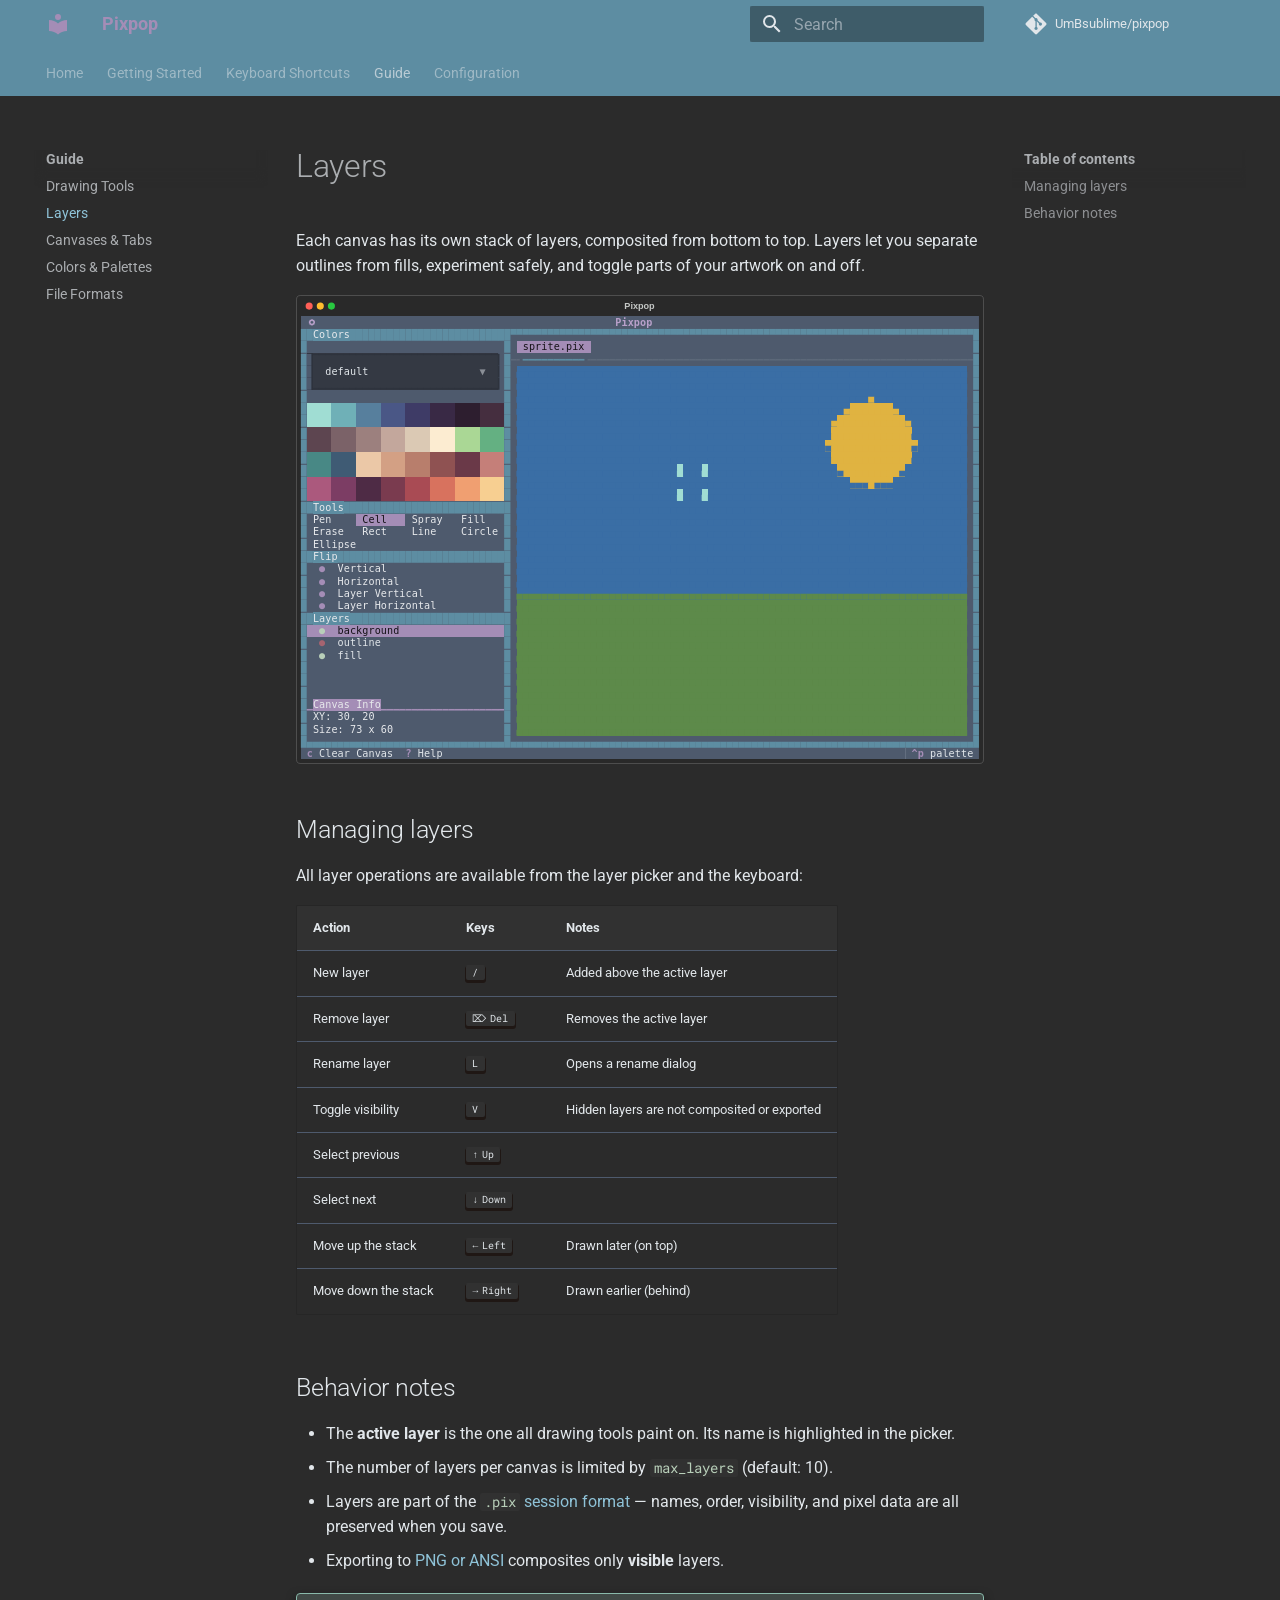
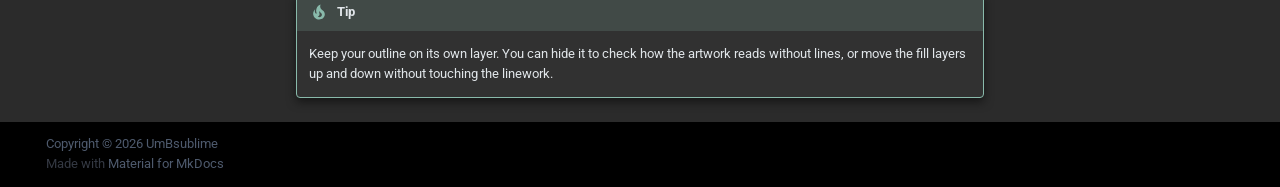
<file: layers/index.html>
<!doctype html>
<html lang="en" class="no-js">
  <head>
    
      <meta charset="utf-8">
      <meta name="viewport" content="width=device-width,initial-scale=1">
      
        <meta name="description" content="A TUI paint application built with Python and the Textual framework">
      
      
      
        <link rel="canonical" href="https://umbsublime.github.io/pixpop/layers/">
      
      
        <link rel="prev" href="../tools/">
      
      
        <link rel="next" href="../canvases/">
      
      
        
      
      
      <link rel="icon" href="../assets/images/favicon.png">
      <meta name="generator" content="mkdocs-1.6.1, mkdocs-material-9.7.7">
    
    
      
        <title>Layers - Pixpop</title>
      
    
    
      <link rel="stylesheet" href="../assets/stylesheets/main.ec1eaa64.min.css">
      
        
        <link rel="stylesheet" href="../assets/stylesheets/palette.ab4e12ef.min.css">
      
      


    
    
      
    
    
      
        
        
        <link rel="preconnect" href="https://fonts.gstatic.com" crossorigin>
        <link rel="stylesheet" href="https://fonts.googleapis.com/css?family=Roboto:300,300i,400,400i,700,700i%7CRoboto+Mono:400,400i,700,700i&display=fallback">
        <style>:root{--md-text-font:"Roboto";--md-code-font:"Roboto Mono"}</style>
      
    
    
      <link rel="stylesheet" href="../stylesheets/twilight-bog.css">
    
    <script>__md_scope=new URL("..",location),__md_hash=e=>[...e].reduce(((e,_)=>(e<<5)-e+_.charCodeAt(0)),0),__md_get=(e,_=localStorage,t=__md_scope)=>JSON.parse(_.getItem(t.pathname+"."+e)),__md_set=(e,_,t=localStorage,a=__md_scope)=>{try{t.setItem(a.pathname+"."+e,JSON.stringify(_))}catch(e){}}</script>
    
      

    
    
  </head>
  
  
    
    
    
    
    
    <body dir="ltr" data-md-color-scheme="twilight-bog" data-md-color-primary="indigo" data-md-color-accent="indigo">
  
    
    <input class="md-toggle" data-md-toggle="drawer" type="checkbox" id="__drawer" autocomplete="off">
    <input class="md-toggle" data-md-toggle="search" type="checkbox" id="__search" autocomplete="off">
    <label class="md-overlay" for="__drawer"></label>
    <div data-md-component="skip">
      
        
        <a href="#layers" class="md-skip">
          Skip to content
        </a>
      
    </div>
    <div data-md-component="announce">
      
    </div>
    
    
      

<header class="md-header" data-md-component="header">
  <nav class="md-header__inner md-grid" aria-label="Header">
    <a href=".." title="Pixpop" class="md-header__button md-logo" aria-label="Pixpop" data-md-component="logo">
      
  
  <svg xmlns="http://www.w3.org/2000/svg" viewBox="0 0 24 24"><path d="M12 8a3 3 0 0 0 3-3 3 3 0 0 0-3-3 3 3 0 0 0-3 3 3 3 0 0 0 3 3m0 3.54C9.64 9.35 6.5 8 3 8v11c3.5 0 6.64 1.35 9 3.54 2.36-2.19 5.5-3.54 9-3.54V8c-3.5 0-6.64 1.35-9 3.54"/></svg>

    </a>
    <label class="md-header__button md-icon" for="__drawer">
      
      <svg xmlns="http://www.w3.org/2000/svg" viewBox="0 0 24 24"><path d="M3 6h18v2H3zm0 5h18v2H3zm0 5h18v2H3z"/></svg>
    </label>
    <div class="md-header__title" data-md-component="header-title">
      <div class="md-header__ellipsis">
        <div class="md-header__topic">
          <span class="md-ellipsis">
            Pixpop
          </span>
        </div>
        <div class="md-header__topic" data-md-component="header-topic">
          <span class="md-ellipsis">
            
              Layers
            
          </span>
        </div>
      </div>
    </div>
    
      
    
    
    
    
      
      
        <label class="md-header__button md-icon" for="__search">
          
          <svg xmlns="http://www.w3.org/2000/svg" viewBox="0 0 24 24"><path d="M9.5 3A6.5 6.5 0 0 1 16 9.5c0 1.61-.59 3.09-1.56 4.23l.27.27h.79l5 5-1.5 1.5-5-5v-.79l-.27-.27A6.52 6.52 0 0 1 9.5 16 6.5 6.5 0 0 1 3 9.5 6.5 6.5 0 0 1 9.5 3m0 2C7 5 5 7 5 9.5S7 14 9.5 14 14 12 14 9.5 12 5 9.5 5"/></svg>
        </label>
        <div class="md-search" data-md-component="search" role="dialog">
  <label class="md-search__overlay" for="__search"></label>
  <div class="md-search__inner" role="search">
    <form class="md-search__form" name="search">
      <input type="text" class="md-search__input" name="query" aria-label="Search" placeholder="Search" autocapitalize="off" autocorrect="off" autocomplete="off" spellcheck="false" data-md-component="search-query" required>
      <label class="md-search__icon md-icon" for="__search">
        
        <svg xmlns="http://www.w3.org/2000/svg" viewBox="0 0 24 24"><path d="M9.5 3A6.5 6.5 0 0 1 16 9.5c0 1.61-.59 3.09-1.56 4.23l.27.27h.79l5 5-1.5 1.5-5-5v-.79l-.27-.27A6.52 6.52 0 0 1 9.5 16 6.5 6.5 0 0 1 3 9.5 6.5 6.5 0 0 1 9.5 3m0 2C7 5 5 7 5 9.5S7 14 9.5 14 14 12 14 9.5 12 5 9.5 5"/></svg>
        
        <svg xmlns="http://www.w3.org/2000/svg" viewBox="0 0 24 24"><path d="M20 11v2H8l5.5 5.5-1.42 1.42L4.16 12l7.92-7.92L13.5 5.5 8 11z"/></svg>
      </label>
      <nav class="md-search__options" aria-label="Search">
        
        <button type="reset" class="md-search__icon md-icon" title="Clear" aria-label="Clear" tabindex="-1">
          
          <svg xmlns="http://www.w3.org/2000/svg" viewBox="0 0 24 24"><path d="M19 6.41 17.59 5 12 10.59 6.41 5 5 6.41 10.59 12 5 17.59 6.41 19 12 13.41 17.59 19 19 17.59 13.41 12z"/></svg>
        </button>
      </nav>
      
        <div class="md-search__suggest" data-md-component="search-suggest"></div>
      
    </form>
    <div class="md-search__output">
      <div class="md-search__scrollwrap" tabindex="0" data-md-scrollfix>
        <div class="md-search-result" data-md-component="search-result">
          <div class="md-search-result__meta">
            Initializing search
          </div>
          <ol class="md-search-result__list" role="presentation"></ol>
        </div>
      </div>
    </div>
  </div>
</div>
      
    
    
      <div class="md-header__source">
        <a href="https://github.com/UmBsublime/pixpop" title="Go to repository" class="md-source" data-md-component="source">
  <div class="md-source__icon md-icon">
    
    <svg xmlns="http://www.w3.org/2000/svg" viewBox="0 0 448 512"><!--! Font Awesome Free 7.1.0 by @fontawesome - https://fontawesome.com License - https://fontawesome.com/license/free (Icons: CC BY 4.0, Fonts: SIL OFL 1.1, Code: MIT License) Copyright 2025 Fonticons, Inc.--><path d="M439.6 236.1 244 40.5c-5.4-5.5-12.8-8.5-20.4-8.5s-15 3-20.4 8.4L162.5 81l51.5 51.5c27.1-9.1 52.7 16.8 43.4 43.7l49.7 49.7c34.2-11.8 61.2 31 35.5 56.7-26.5 26.5-70.2-2.9-56-37.3L240.3 199v121.9c25.3 12.5 22.3 41.8 9.1 55-6.4 6.4-15.2 10.1-24.3 10.1s-17.8-3.6-24.3-10.1c-17.6-17.6-11.1-46.9 11.2-56v-123c-20.8-8.5-24.6-30.7-18.6-45L142.6 101 8.5 235.1C3 240.6 0 247.9 0 255.5s3 15 8.5 20.4l195.6 195.7c5.4 5.4 12.7 8.4 20.4 8.4s15-3 20.4-8.4l194.7-194.7c5.4-5.4 8.4-12.8 8.4-20.4s-3-15-8.4-20.4"/></svg>
  </div>
  <div class="md-source__repository">
    UmBsublime/pixpop
  </div>
</a>
      </div>
    
  </nav>
  
</header>
    
    <div class="md-container" data-md-component="container">
      
      
        
          
            
<nav class="md-tabs" aria-label="Tabs" data-md-component="tabs">
  <div class="md-grid">
    <ul class="md-tabs__list">
      
        
  
  
  
  
    <li class="md-tabs__item">
      <a href=".." class="md-tabs__link">
        
  
  
    
  
  Home

      </a>
    </li>
  

      
        
  
  
  
  
    <li class="md-tabs__item">
      <a href="../getting-started/" class="md-tabs__link">
        
  
  
    
  
  Getting Started

      </a>
    </li>
  

      
        
  
  
  
  
    <li class="md-tabs__item">
      <a href="../shortcuts/" class="md-tabs__link">
        
  
  
    
  
  Keyboard Shortcuts

      </a>
    </li>
  

      
        
  
  
  
    
  
  
    
    
      <li class="md-tabs__item md-tabs__item--active">
        <a href="../tools/" class="md-tabs__link">
          
  
  
  Guide

        </a>
      </li>
    
  

      
        
  
  
  
  
    <li class="md-tabs__item">
      <a href="../configuration/" class="md-tabs__link">
        
  
  
    
  
  Configuration

      </a>
    </li>
  

      
    </ul>
  </div>
</nav>
          
        
      
      <main class="md-main" data-md-component="main">
        <div class="md-main__inner md-grid">
          
            
              
              <div class="md-sidebar md-sidebar--primary" data-md-component="sidebar" data-md-type="navigation" >
                <div class="md-sidebar__scrollwrap">
                  <div class="md-sidebar__inner">
                    


  


<nav class="md-nav md-nav--primary md-nav--lifted" aria-label="Navigation" data-md-level="0">
  <label class="md-nav__title" for="__drawer">
    <a href=".." title="Pixpop" class="md-nav__button md-logo" aria-label="Pixpop" data-md-component="logo">
      
  
  <svg xmlns="http://www.w3.org/2000/svg" viewBox="0 0 24 24"><path d="M12 8a3 3 0 0 0 3-3 3 3 0 0 0-3-3 3 3 0 0 0-3 3 3 3 0 0 0 3 3m0 3.54C9.64 9.35 6.5 8 3 8v11c3.5 0 6.64 1.35 9 3.54 2.36-2.19 5.5-3.54 9-3.54V8c-3.5 0-6.64 1.35-9 3.54"/></svg>

    </a>
    Pixpop
  </label>
  
    <div class="md-nav__source">
      <a href="https://github.com/UmBsublime/pixpop" title="Go to repository" class="md-source" data-md-component="source">
  <div class="md-source__icon md-icon">
    
    <svg xmlns="http://www.w3.org/2000/svg" viewBox="0 0 448 512"><!--! Font Awesome Free 7.1.0 by @fontawesome - https://fontawesome.com License - https://fontawesome.com/license/free (Icons: CC BY 4.0, Fonts: SIL OFL 1.1, Code: MIT License) Copyright 2025 Fonticons, Inc.--><path d="M439.6 236.1 244 40.5c-5.4-5.5-12.8-8.5-20.4-8.5s-15 3-20.4 8.4L162.5 81l51.5 51.5c27.1-9.1 52.7 16.8 43.4 43.7l49.7 49.7c34.2-11.8 61.2 31 35.5 56.7-26.5 26.5-70.2-2.9-56-37.3L240.3 199v121.9c25.3 12.5 22.3 41.8 9.1 55-6.4 6.4-15.2 10.1-24.3 10.1s-17.8-3.6-24.3-10.1c-17.6-17.6-11.1-46.9 11.2-56v-123c-20.8-8.5-24.6-30.7-18.6-45L142.6 101 8.5 235.1C3 240.6 0 247.9 0 255.5s3 15 8.5 20.4l195.6 195.7c5.4 5.4 12.7 8.4 20.4 8.4s15-3 20.4-8.4l194.7-194.7c5.4-5.4 8.4-12.8 8.4-20.4s-3-15-8.4-20.4"/></svg>
  </div>
  <div class="md-source__repository">
    UmBsublime/pixpop
  </div>
</a>
    </div>
  
  <ul class="md-nav__list" data-md-scrollfix>
    
      
      
  
  
  
  
    <li class="md-nav__item">
      <a href=".." class="md-nav__link">
        
  
  
  <span class="md-ellipsis">
    
  
    Home
  

    
  </span>
  
  

      </a>
    </li>
  

    
      
      
  
  
  
  
    <li class="md-nav__item">
      <a href="../getting-started/" class="md-nav__link">
        
  
  
  <span class="md-ellipsis">
    
  
    Getting Started
  

    
  </span>
  
  

      </a>
    </li>
  

    
      
      
  
  
  
  
    <li class="md-nav__item">
      <a href="../shortcuts/" class="md-nav__link">
        
  
  
  <span class="md-ellipsis">
    
  
    Keyboard Shortcuts
  

    
  </span>
  
  

      </a>
    </li>
  

    
      
      
  
  
    
  
  
  
    
    
    
    
      
        
        
      
      
        
      
    
    
    <li class="md-nav__item md-nav__item--active md-nav__item--section md-nav__item--nested">
      
        
        
        <input class="md-nav__toggle md-toggle " type="checkbox" id="__nav_4" checked>
        
          
          <label class="md-nav__link" for="__nav_4" id="__nav_4_label" tabindex="">
            
  
  
  <span class="md-ellipsis">
    
  
    Guide
  

    
  </span>
  
  

            <span class="md-nav__icon md-icon"></span>
          </label>
        
        <nav class="md-nav" data-md-level="1" aria-labelledby="__nav_4_label" aria-expanded="true">
          <label class="md-nav__title" for="__nav_4">
            <span class="md-nav__icon md-icon"></span>
            
  
    Guide
  

          </label>
          <ul class="md-nav__list" data-md-scrollfix>
            
              
                
  
  
  
  
    <li class="md-nav__item">
      <a href="../tools/" class="md-nav__link">
        
  
  
  <span class="md-ellipsis">
    
  
    Drawing Tools
  

    
  </span>
  
  

      </a>
    </li>
  

              
            
              
                
  
  
    
  
  
  
    <li class="md-nav__item md-nav__item--active">
      
      <input class="md-nav__toggle md-toggle" type="checkbox" id="__toc">
      
      
        
      
      
        <label class="md-nav__link md-nav__link--active" for="__toc">
          
  
  
  <span class="md-ellipsis">
    
  
    Layers
  

    
  </span>
  
  

          <span class="md-nav__icon md-icon"></span>
        </label>
      
      <a href="./" class="md-nav__link md-nav__link--active">
        
  
  
  <span class="md-ellipsis">
    
  
    Layers
  

    
  </span>
  
  

      </a>
      
        

<nav class="md-nav md-nav--secondary" aria-label="Table of contents">
  
  
  
    
  
  
    <label class="md-nav__title" for="__toc">
      <span class="md-nav__icon md-icon"></span>
      Table of contents
    </label>
    <ul class="md-nav__list" data-md-component="toc" data-md-scrollfix>
      
        <li class="md-nav__item">
  <a href="#managing-layers" class="md-nav__link">
    <span class="md-ellipsis">
      
        Managing layers
      
    </span>
  </a>
  
</li>
      
        <li class="md-nav__item">
  <a href="#behavior-notes" class="md-nav__link">
    <span class="md-ellipsis">
      
        Behavior notes
      
    </span>
  </a>
  
</li>
      
    </ul>
  
</nav>
      
    </li>
  

              
            
              
                
  
  
  
  
    <li class="md-nav__item">
      <a href="../canvases/" class="md-nav__link">
        
  
  
  <span class="md-ellipsis">
    
  
    Canvases & Tabs
  

    
  </span>
  
  

      </a>
    </li>
  

              
            
              
                
  
  
  
  
    <li class="md-nav__item">
      <a href="../colors/" class="md-nav__link">
        
  
  
  <span class="md-ellipsis">
    
  
    Colors & Palettes
  

    
  </span>
  
  

      </a>
    </li>
  

              
            
              
                
  
  
  
  
    <li class="md-nav__item">
      <a href="../file-formats/" class="md-nav__link">
        
  
  
  <span class="md-ellipsis">
    
  
    File Formats
  

    
  </span>
  
  

      </a>
    </li>
  

              
            
          </ul>
        </nav>
      
    </li>
  

    
      
      
  
  
  
  
    <li class="md-nav__item">
      <a href="../configuration/" class="md-nav__link">
        
  
  
  <span class="md-ellipsis">
    
  
    Configuration
  

    
  </span>
  
  

      </a>
    </li>
  

    
  </ul>
</nav>
                  </div>
                </div>
              </div>
            
            
              
              <div class="md-sidebar md-sidebar--secondary" data-md-component="sidebar" data-md-type="toc" >
                <div class="md-sidebar__scrollwrap">
                  <div class="md-sidebar__inner">
                    

<nav class="md-nav md-nav--secondary" aria-label="Table of contents">
  
  
  
    
  
  
    <label class="md-nav__title" for="__toc">
      <span class="md-nav__icon md-icon"></span>
      Table of contents
    </label>
    <ul class="md-nav__list" data-md-component="toc" data-md-scrollfix>
      
        <li class="md-nav__item">
  <a href="#managing-layers" class="md-nav__link">
    <span class="md-ellipsis">
      
        Managing layers
      
    </span>
  </a>
  
</li>
      
        <li class="md-nav__item">
  <a href="#behavior-notes" class="md-nav__link">
    <span class="md-ellipsis">
      
        Behavior notes
      
    </span>
  </a>
  
</li>
      
    </ul>
  
</nav>
                  </div>
                </div>
              </div>
            
          
          
            <div class="md-content" data-md-component="content">
              
              <article class="md-content__inner md-typeset">
                
                  


  
  


<h1 id="layers">Layers<a class="headerlink" href="#layers" title="Permanent link">&para;</a></h1>
<p>Each canvas has its own stack of layers, composited from bottom to top.
Layers let you separate outlines from fills, experiment safely, and toggle
parts of your artwork on and off.</p>
<p><img alt="Layer picker with three layers" src="../assets/images/layers.svg" /></p>
<h2 id="managing-layers">Managing layers<a class="headerlink" href="#managing-layers" title="Permanent link">&para;</a></h2>
<p>All layer operations are available from the layer picker and the keyboard:</p>
<table>
<thead>
<tr>
<th>Action</th>
<th>Keys</th>
<th>Notes</th>
</tr>
</thead>
<tbody>
<tr>
<td>New layer</td>
<td><span class="keys"><kbd class="key-slash">/</kbd></span></td>
<td>Added above the active layer</td>
</tr>
<tr>
<td>Remove layer</td>
<td><span class="keys"><kbd class="key-delete">Del</kbd></span></td>
<td>Removes the active layer</td>
</tr>
<tr>
<td>Rename layer</td>
<td><span class="keys"><kbd class="key-l">L</kbd></span></td>
<td>Opens a rename dialog</td>
</tr>
<tr>
<td>Toggle visibility</td>
<td><span class="keys"><kbd class="key-v">V</kbd></span></td>
<td>Hidden layers are not composited or exported</td>
</tr>
<tr>
<td>Select previous</td>
<td><span class="keys"><kbd class="key-arrow-up">Up</kbd></span></td>
<td></td>
</tr>
<tr>
<td>Select next</td>
<td><span class="keys"><kbd class="key-arrow-down">Down</kbd></span></td>
<td></td>
</tr>
<tr>
<td>Move up the stack</td>
<td><span class="keys"><kbd class="key-arrow-left">Left</kbd></span></td>
<td>Drawn later (on top)</td>
</tr>
<tr>
<td>Move down the stack</td>
<td><span class="keys"><kbd class="key-arrow-right">Right</kbd></span></td>
<td>Drawn earlier (behind)</td>
</tr>
</tbody>
</table>
<h2 id="behavior-notes">Behavior notes<a class="headerlink" href="#behavior-notes" title="Permanent link">&para;</a></h2>
<ul>
<li>The <strong>active layer</strong> is the one all drawing tools paint on. Its name is
  highlighted in the picker.</li>
<li>The number of layers per canvas is limited by
  <a href="../configuration/#max_layers"><code>max_layers</code></a> (default: 10).</li>
<li>Layers are part of the <a href="../file-formats/"><code>.pix</code> session format</a> — names,
  order, visibility, and pixel data are all preserved when you save.</li>
<li>Exporting to <a href="../file-formats/">PNG or ANSI</a> composites only <strong>visible</strong>
  layers.</li>
</ul>
<div class="admonition tip">
<p class="admonition-title">Tip</p>
<p>Keep your outline on its own layer. You can hide it to check how the
artwork reads without lines, or move the fill layers up and down without
touching the linework.</p>
</div>












                
              </article>
            </div>
          
          
<script>var target=document.getElementById(location.hash.slice(1));target&&target.name&&(target.checked=target.name.startsWith("__tabbed_"))</script>
        </div>
        
          <button type="button" class="md-top md-icon" data-md-component="top" hidden>
  
  <svg xmlns="http://www.w3.org/2000/svg" viewBox="0 0 24 24"><path d="M13 20h-2V8l-5.5 5.5-1.42-1.42L12 4.16l7.92 7.92-1.42 1.42L13 8z"/></svg>
  Back to top
</button>
        
      </main>
      
        <footer class="md-footer">
  
  <div class="md-footer-meta md-typeset">
    <div class="md-footer-meta__inner md-grid">
      <div class="md-copyright">
  
    <div class="md-copyright__highlight">
      Copyright &copy; 2026 UmBsublime
    </div>
  
  
    Made with
    <a href="https://squidfunk.github.io/mkdocs-material/" target="_blank" rel="noopener">
      Material for MkDocs
    </a>
  
</div>
      
    </div>
  </div>
</footer>
      
    </div>
    <div class="md-dialog" data-md-component="dialog">
      <div class="md-dialog__inner md-typeset"></div>
    </div>
    
    
    
      
      
      <script id="__config" type="application/json">{"annotate": null, "base": "..", "features": ["navigation.tabs", "navigation.sections", "navigation.top", "navigation.instant", "content.code.copy", "search.suggest", "search.highlight"], "search": "../assets/javascripts/workers/search.2c215733.min.js", "tags": null, "translations": {"clipboard.copied": "Copied to clipboard", "clipboard.copy": "Copy to clipboard", "search.result.more.one": "1 more on this page", "search.result.more.other": "# more on this page", "search.result.none": "No matching documents", "search.result.one": "1 matching document", "search.result.other": "# matching documents", "search.result.placeholder": "Type to start searching", "search.result.term.missing": "Missing", "select.version": "Select version"}, "version": null}</script>
    
    
      <script src="../assets/javascripts/bundle.d7400e89.min.js"></script>
      
    
  </body>
</html>
</file>
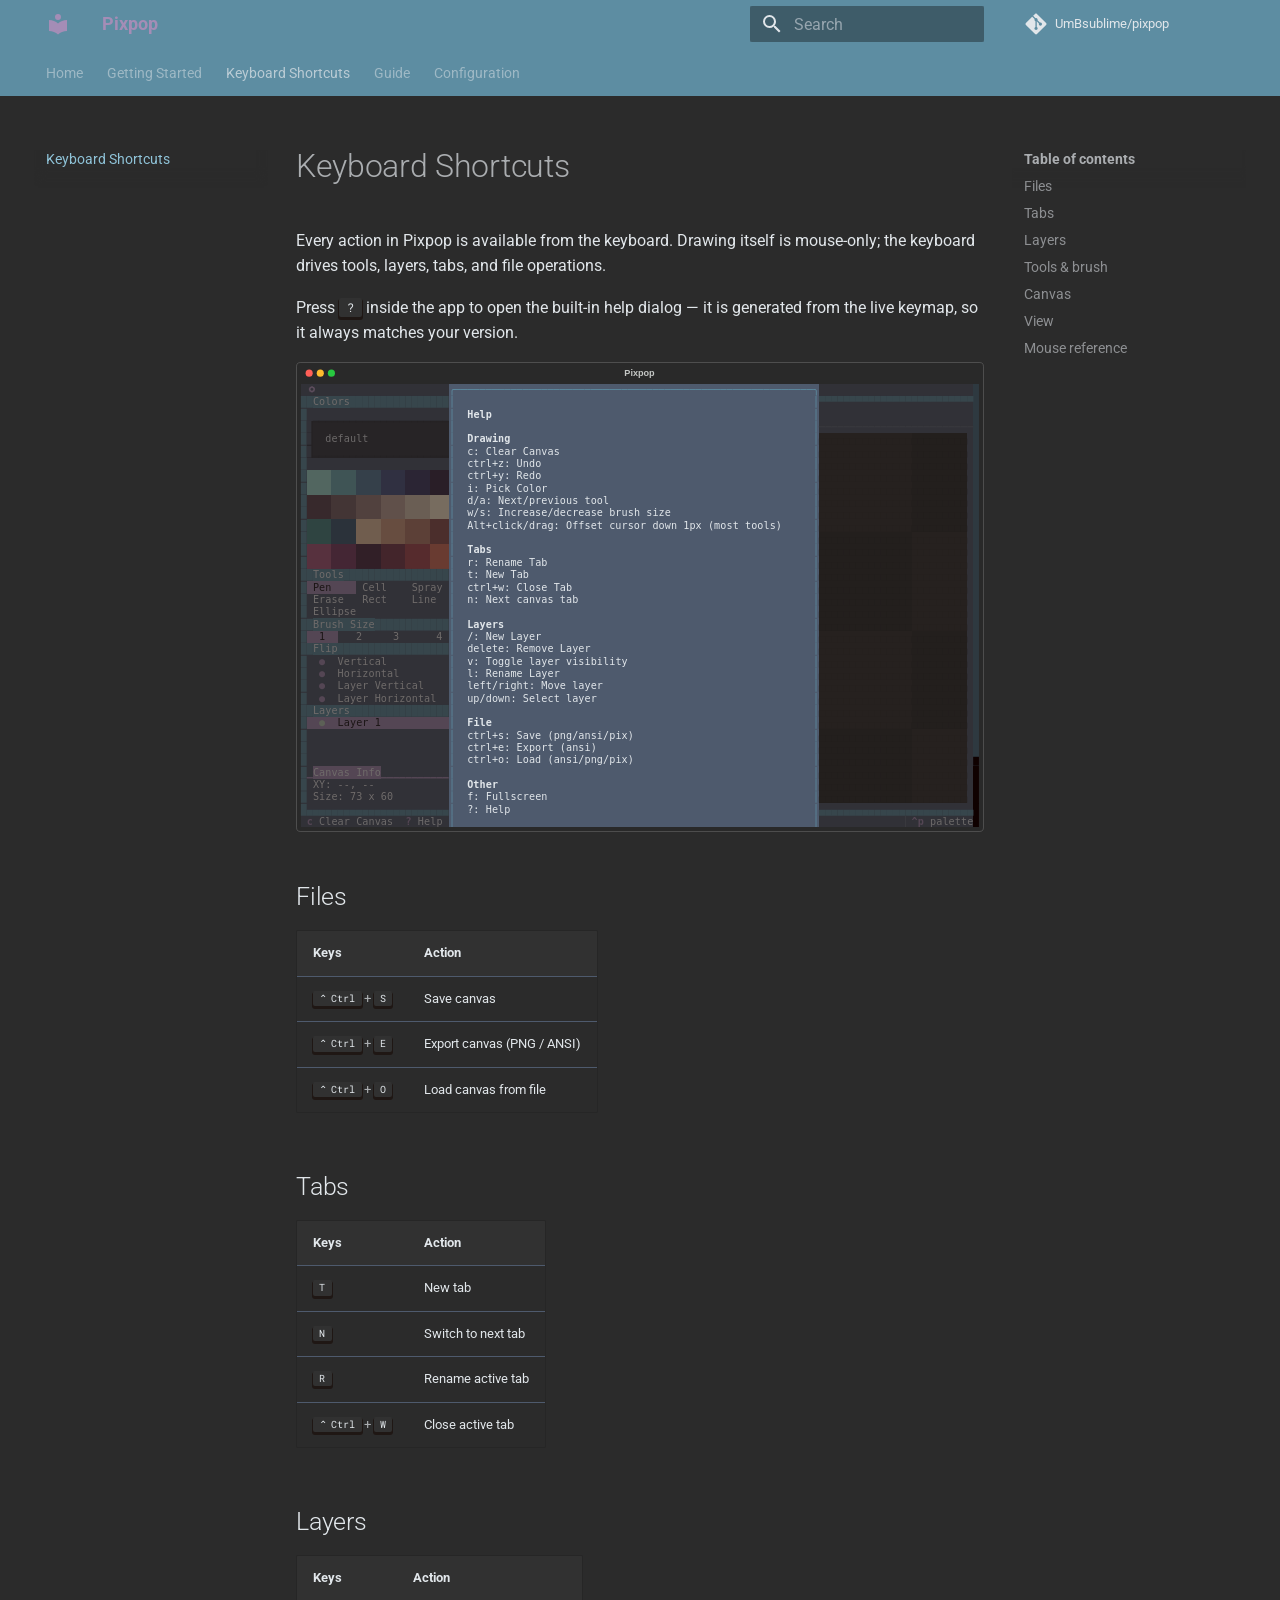
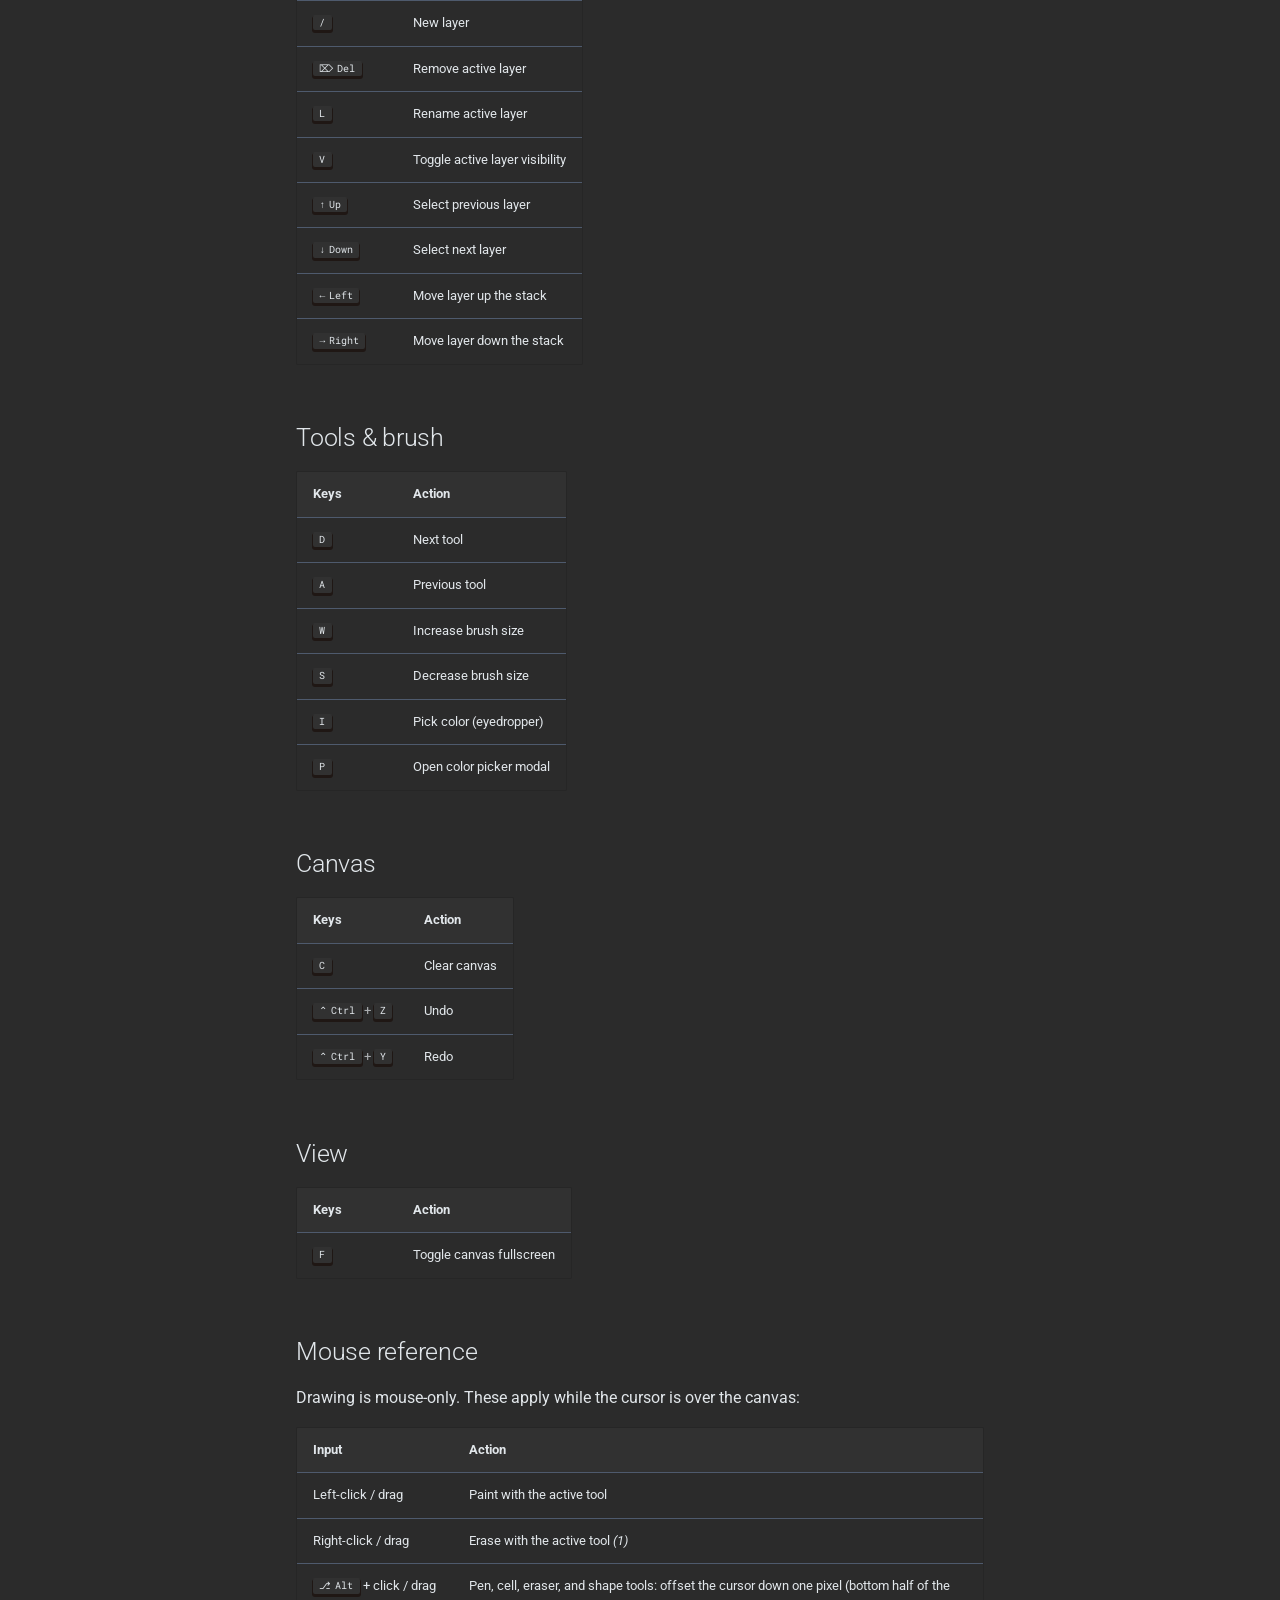
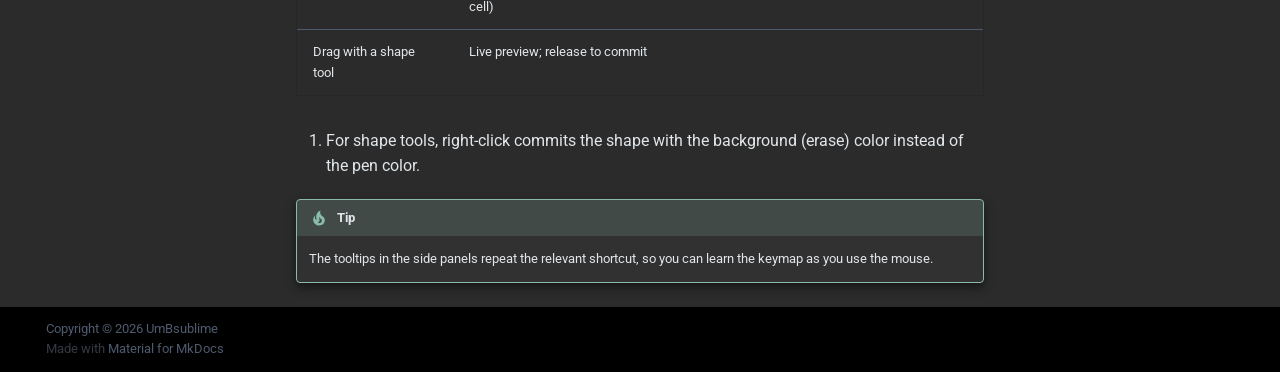
<file: shortcuts/index.html>
<!doctype html>
<html lang="en" class="no-js">
  <head>
    
      <meta charset="utf-8">
      <meta name="viewport" content="width=device-width,initial-scale=1">
      
        <meta name="description" content="A TUI paint application built with Python and the Textual framework">
      
      
      
        <link rel="canonical" href="https://umbsublime.github.io/pixpop/shortcuts/">
      
      
        <link rel="prev" href="../getting-started/">
      
      
        <link rel="next" href="../tools/">
      
      
        
      
      
      <link rel="icon" href="../assets/images/favicon.png">
      <meta name="generator" content="mkdocs-1.6.1, mkdocs-material-9.7.7">
    
    
      
        <title>Keyboard Shortcuts - Pixpop</title>
      
    
    
      <link rel="stylesheet" href="../assets/stylesheets/main.ec1eaa64.min.css">
      
        
        <link rel="stylesheet" href="../assets/stylesheets/palette.ab4e12ef.min.css">
      
      


    
    
      
    
    
      
        
        
        <link rel="preconnect" href="https://fonts.gstatic.com" crossorigin>
        <link rel="stylesheet" href="https://fonts.googleapis.com/css?family=Roboto:300,300i,400,400i,700,700i%7CRoboto+Mono:400,400i,700,700i&display=fallback">
        <style>:root{--md-text-font:"Roboto";--md-code-font:"Roboto Mono"}</style>
      
    
    
      <link rel="stylesheet" href="../stylesheets/twilight-bog.css">
    
    <script>__md_scope=new URL("..",location),__md_hash=e=>[...e].reduce(((e,_)=>(e<<5)-e+_.charCodeAt(0)),0),__md_get=(e,_=localStorage,t=__md_scope)=>JSON.parse(_.getItem(t.pathname+"."+e)),__md_set=(e,_,t=localStorage,a=__md_scope)=>{try{t.setItem(a.pathname+"."+e,JSON.stringify(_))}catch(e){}}</script>
    
      

    
    
  </head>
  
  
    
    
    
    
    
    <body dir="ltr" data-md-color-scheme="twilight-bog" data-md-color-primary="indigo" data-md-color-accent="indigo">
  
    
    <input class="md-toggle" data-md-toggle="drawer" type="checkbox" id="__drawer" autocomplete="off">
    <input class="md-toggle" data-md-toggle="search" type="checkbox" id="__search" autocomplete="off">
    <label class="md-overlay" for="__drawer"></label>
    <div data-md-component="skip">
      
        
        <a href="#keyboard-shortcuts" class="md-skip">
          Skip to content
        </a>
      
    </div>
    <div data-md-component="announce">
      
    </div>
    
    
      

<header class="md-header" data-md-component="header">
  <nav class="md-header__inner md-grid" aria-label="Header">
    <a href=".." title="Pixpop" class="md-header__button md-logo" aria-label="Pixpop" data-md-component="logo">
      
  
  <svg xmlns="http://www.w3.org/2000/svg" viewBox="0 0 24 24"><path d="M12 8a3 3 0 0 0 3-3 3 3 0 0 0-3-3 3 3 0 0 0-3 3 3 3 0 0 0 3 3m0 3.54C9.64 9.35 6.5 8 3 8v11c3.5 0 6.64 1.35 9 3.54 2.36-2.19 5.5-3.54 9-3.54V8c-3.5 0-6.64 1.35-9 3.54"/></svg>

    </a>
    <label class="md-header__button md-icon" for="__drawer">
      
      <svg xmlns="http://www.w3.org/2000/svg" viewBox="0 0 24 24"><path d="M3 6h18v2H3zm0 5h18v2H3zm0 5h18v2H3z"/></svg>
    </label>
    <div class="md-header__title" data-md-component="header-title">
      <div class="md-header__ellipsis">
        <div class="md-header__topic">
          <span class="md-ellipsis">
            Pixpop
          </span>
        </div>
        <div class="md-header__topic" data-md-component="header-topic">
          <span class="md-ellipsis">
            
              Keyboard Shortcuts
            
          </span>
        </div>
      </div>
    </div>
    
      
    
    
    
    
      
      
        <label class="md-header__button md-icon" for="__search">
          
          <svg xmlns="http://www.w3.org/2000/svg" viewBox="0 0 24 24"><path d="M9.5 3A6.5 6.5 0 0 1 16 9.5c0 1.61-.59 3.09-1.56 4.23l.27.27h.79l5 5-1.5 1.5-5-5v-.79l-.27-.27A6.52 6.52 0 0 1 9.5 16 6.5 6.5 0 0 1 3 9.5 6.5 6.5 0 0 1 9.5 3m0 2C7 5 5 7 5 9.5S7 14 9.5 14 14 12 14 9.5 12 5 9.5 5"/></svg>
        </label>
        <div class="md-search" data-md-component="search" role="dialog">
  <label class="md-search__overlay" for="__search"></label>
  <div class="md-search__inner" role="search">
    <form class="md-search__form" name="search">
      <input type="text" class="md-search__input" name="query" aria-label="Search" placeholder="Search" autocapitalize="off" autocorrect="off" autocomplete="off" spellcheck="false" data-md-component="search-query" required>
      <label class="md-search__icon md-icon" for="__search">
        
        <svg xmlns="http://www.w3.org/2000/svg" viewBox="0 0 24 24"><path d="M9.5 3A6.5 6.5 0 0 1 16 9.5c0 1.61-.59 3.09-1.56 4.23l.27.27h.79l5 5-1.5 1.5-5-5v-.79l-.27-.27A6.52 6.52 0 0 1 9.5 16 6.5 6.5 0 0 1 3 9.5 6.5 6.5 0 0 1 9.5 3m0 2C7 5 5 7 5 9.5S7 14 9.5 14 14 12 14 9.5 12 5 9.5 5"/></svg>
        
        <svg xmlns="http://www.w3.org/2000/svg" viewBox="0 0 24 24"><path d="M20 11v2H8l5.5 5.5-1.42 1.42L4.16 12l7.92-7.92L13.5 5.5 8 11z"/></svg>
      </label>
      <nav class="md-search__options" aria-label="Search">
        
        <button type="reset" class="md-search__icon md-icon" title="Clear" aria-label="Clear" tabindex="-1">
          
          <svg xmlns="http://www.w3.org/2000/svg" viewBox="0 0 24 24"><path d="M19 6.41 17.59 5 12 10.59 6.41 5 5 6.41 10.59 12 5 17.59 6.41 19 12 13.41 17.59 19 19 17.59 13.41 12z"/></svg>
        </button>
      </nav>
      
        <div class="md-search__suggest" data-md-component="search-suggest"></div>
      
    </form>
    <div class="md-search__output">
      <div class="md-search__scrollwrap" tabindex="0" data-md-scrollfix>
        <div class="md-search-result" data-md-component="search-result">
          <div class="md-search-result__meta">
            Initializing search
          </div>
          <ol class="md-search-result__list" role="presentation"></ol>
        </div>
      </div>
    </div>
  </div>
</div>
      
    
    
      <div class="md-header__source">
        <a href="https://github.com/UmBsublime/pixpop" title="Go to repository" class="md-source" data-md-component="source">
  <div class="md-source__icon md-icon">
    
    <svg xmlns="http://www.w3.org/2000/svg" viewBox="0 0 448 512"><!--! Font Awesome Free 7.1.0 by @fontawesome - https://fontawesome.com License - https://fontawesome.com/license/free (Icons: CC BY 4.0, Fonts: SIL OFL 1.1, Code: MIT License) Copyright 2025 Fonticons, Inc.--><path d="M439.6 236.1 244 40.5c-5.4-5.5-12.8-8.5-20.4-8.5s-15 3-20.4 8.4L162.5 81l51.5 51.5c27.1-9.1 52.7 16.8 43.4 43.7l49.7 49.7c34.2-11.8 61.2 31 35.5 56.7-26.5 26.5-70.2-2.9-56-37.3L240.3 199v121.9c25.3 12.5 22.3 41.8 9.1 55-6.4 6.4-15.2 10.1-24.3 10.1s-17.8-3.6-24.3-10.1c-17.6-17.6-11.1-46.9 11.2-56v-123c-20.8-8.5-24.6-30.7-18.6-45L142.6 101 8.5 235.1C3 240.6 0 247.9 0 255.5s3 15 8.5 20.4l195.6 195.7c5.4 5.4 12.7 8.4 20.4 8.4s15-3 20.4-8.4l194.7-194.7c5.4-5.4 8.4-12.8 8.4-20.4s-3-15-8.4-20.4"/></svg>
  </div>
  <div class="md-source__repository">
    UmBsublime/pixpop
  </div>
</a>
      </div>
    
  </nav>
  
</header>
    
    <div class="md-container" data-md-component="container">
      
      
        
          
            
<nav class="md-tabs" aria-label="Tabs" data-md-component="tabs">
  <div class="md-grid">
    <ul class="md-tabs__list">
      
        
  
  
  
  
    <li class="md-tabs__item">
      <a href=".." class="md-tabs__link">
        
  
  
    
  
  Home

      </a>
    </li>
  

      
        
  
  
  
  
    <li class="md-tabs__item">
      <a href="../getting-started/" class="md-tabs__link">
        
  
  
    
  
  Getting Started

      </a>
    </li>
  

      
        
  
  
  
    
  
  
    <li class="md-tabs__item md-tabs__item--active">
      <a href="./" class="md-tabs__link">
        
  
  
    
  
  Keyboard Shortcuts

      </a>
    </li>
  

      
        
  
  
  
  
    
    
      <li class="md-tabs__item">
        <a href="../tools/" class="md-tabs__link">
          
  
  
  Guide

        </a>
      </li>
    
  

      
        
  
  
  
  
    <li class="md-tabs__item">
      <a href="../configuration/" class="md-tabs__link">
        
  
  
    
  
  Configuration

      </a>
    </li>
  

      
    </ul>
  </div>
</nav>
          
        
      
      <main class="md-main" data-md-component="main">
        <div class="md-main__inner md-grid">
          
            
              
              <div class="md-sidebar md-sidebar--primary" data-md-component="sidebar" data-md-type="navigation" >
                <div class="md-sidebar__scrollwrap">
                  <div class="md-sidebar__inner">
                    


  


<nav class="md-nav md-nav--primary md-nav--lifted" aria-label="Navigation" data-md-level="0">
  <label class="md-nav__title" for="__drawer">
    <a href=".." title="Pixpop" class="md-nav__button md-logo" aria-label="Pixpop" data-md-component="logo">
      
  
  <svg xmlns="http://www.w3.org/2000/svg" viewBox="0 0 24 24"><path d="M12 8a3 3 0 0 0 3-3 3 3 0 0 0-3-3 3 3 0 0 0-3 3 3 3 0 0 0 3 3m0 3.54C9.64 9.35 6.5 8 3 8v11c3.5 0 6.64 1.35 9 3.54 2.36-2.19 5.5-3.54 9-3.54V8c-3.5 0-6.64 1.35-9 3.54"/></svg>

    </a>
    Pixpop
  </label>
  
    <div class="md-nav__source">
      <a href="https://github.com/UmBsublime/pixpop" title="Go to repository" class="md-source" data-md-component="source">
  <div class="md-source__icon md-icon">
    
    <svg xmlns="http://www.w3.org/2000/svg" viewBox="0 0 448 512"><!--! Font Awesome Free 7.1.0 by @fontawesome - https://fontawesome.com License - https://fontawesome.com/license/free (Icons: CC BY 4.0, Fonts: SIL OFL 1.1, Code: MIT License) Copyright 2025 Fonticons, Inc.--><path d="M439.6 236.1 244 40.5c-5.4-5.5-12.8-8.5-20.4-8.5s-15 3-20.4 8.4L162.5 81l51.5 51.5c27.1-9.1 52.7 16.8 43.4 43.7l49.7 49.7c34.2-11.8 61.2 31 35.5 56.7-26.5 26.5-70.2-2.9-56-37.3L240.3 199v121.9c25.3 12.5 22.3 41.8 9.1 55-6.4 6.4-15.2 10.1-24.3 10.1s-17.8-3.6-24.3-10.1c-17.6-17.6-11.1-46.9 11.2-56v-123c-20.8-8.5-24.6-30.7-18.6-45L142.6 101 8.5 235.1C3 240.6 0 247.9 0 255.5s3 15 8.5 20.4l195.6 195.7c5.4 5.4 12.7 8.4 20.4 8.4s15-3 20.4-8.4l194.7-194.7c5.4-5.4 8.4-12.8 8.4-20.4s-3-15-8.4-20.4"/></svg>
  </div>
  <div class="md-source__repository">
    UmBsublime/pixpop
  </div>
</a>
    </div>
  
  <ul class="md-nav__list" data-md-scrollfix>
    
      
      
  
  
  
  
    <li class="md-nav__item">
      <a href=".." class="md-nav__link">
        
  
  
  <span class="md-ellipsis">
    
  
    Home
  

    
  </span>
  
  

      </a>
    </li>
  

    
      
      
  
  
  
  
    <li class="md-nav__item">
      <a href="../getting-started/" class="md-nav__link">
        
  
  
  <span class="md-ellipsis">
    
  
    Getting Started
  

    
  </span>
  
  

      </a>
    </li>
  

    
      
      
  
  
    
  
  
  
    <li class="md-nav__item md-nav__item--active">
      
      <input class="md-nav__toggle md-toggle" type="checkbox" id="__toc">
      
      
        
      
      
        <label class="md-nav__link md-nav__link--active" for="__toc">
          
  
  
  <span class="md-ellipsis">
    
  
    Keyboard Shortcuts
  

    
  </span>
  
  

          <span class="md-nav__icon md-icon"></span>
        </label>
      
      <a href="./" class="md-nav__link md-nav__link--active">
        
  
  
  <span class="md-ellipsis">
    
  
    Keyboard Shortcuts
  

    
  </span>
  
  

      </a>
      
        

<nav class="md-nav md-nav--secondary" aria-label="Table of contents">
  
  
  
    
  
  
    <label class="md-nav__title" for="__toc">
      <span class="md-nav__icon md-icon"></span>
      Table of contents
    </label>
    <ul class="md-nav__list" data-md-component="toc" data-md-scrollfix>
      
        <li class="md-nav__item">
  <a href="#files" class="md-nav__link">
    <span class="md-ellipsis">
      
        Files
      
    </span>
  </a>
  
</li>
      
        <li class="md-nav__item">
  <a href="#tabs" class="md-nav__link">
    <span class="md-ellipsis">
      
        Tabs
      
    </span>
  </a>
  
</li>
      
        <li class="md-nav__item">
  <a href="#layers" class="md-nav__link">
    <span class="md-ellipsis">
      
        Layers
      
    </span>
  </a>
  
</li>
      
        <li class="md-nav__item">
  <a href="#tools-brush" class="md-nav__link">
    <span class="md-ellipsis">
      
        Tools &amp; brush
      
    </span>
  </a>
  
</li>
      
        <li class="md-nav__item">
  <a href="#canvas" class="md-nav__link">
    <span class="md-ellipsis">
      
        Canvas
      
    </span>
  </a>
  
</li>
      
        <li class="md-nav__item">
  <a href="#view" class="md-nav__link">
    <span class="md-ellipsis">
      
        View
      
    </span>
  </a>
  
</li>
      
        <li class="md-nav__item">
  <a href="#mouse-reference" class="md-nav__link">
    <span class="md-ellipsis">
      
        Mouse reference
      
    </span>
  </a>
  
</li>
      
    </ul>
  
</nav>
      
    </li>
  

    
      
      
  
  
  
  
    
    
    
    
      
      
        
      
    
    
    <li class="md-nav__item md-nav__item--nested">
      
        
        
        <input class="md-nav__toggle md-toggle " type="checkbox" id="__nav_4" >
        
          
          <label class="md-nav__link" for="__nav_4" id="__nav_4_label" tabindex="0">
            
  
  
  <span class="md-ellipsis">
    
  
    Guide
  

    
  </span>
  
  

            <span class="md-nav__icon md-icon"></span>
          </label>
        
        <nav class="md-nav" data-md-level="1" aria-labelledby="__nav_4_label" aria-expanded="false">
          <label class="md-nav__title" for="__nav_4">
            <span class="md-nav__icon md-icon"></span>
            
  
    Guide
  

          </label>
          <ul class="md-nav__list" data-md-scrollfix>
            
              
                
  
  
  
  
    <li class="md-nav__item">
      <a href="../tools/" class="md-nav__link">
        
  
  
  <span class="md-ellipsis">
    
  
    Drawing Tools
  

    
  </span>
  
  

      </a>
    </li>
  

              
            
              
                
  
  
  
  
    <li class="md-nav__item">
      <a href="../layers/" class="md-nav__link">
        
  
  
  <span class="md-ellipsis">
    
  
    Layers
  

    
  </span>
  
  

      </a>
    </li>
  

              
            
              
                
  
  
  
  
    <li class="md-nav__item">
      <a href="../canvases/" class="md-nav__link">
        
  
  
  <span class="md-ellipsis">
    
  
    Canvases & Tabs
  

    
  </span>
  
  

      </a>
    </li>
  

              
            
              
                
  
  
  
  
    <li class="md-nav__item">
      <a href="../colors/" class="md-nav__link">
        
  
  
  <span class="md-ellipsis">
    
  
    Colors & Palettes
  

    
  </span>
  
  

      </a>
    </li>
  

              
            
              
                
  
  
  
  
    <li class="md-nav__item">
      <a href="../file-formats/" class="md-nav__link">
        
  
  
  <span class="md-ellipsis">
    
  
    File Formats
  

    
  </span>
  
  

      </a>
    </li>
  

              
            
          </ul>
        </nav>
      
    </li>
  

    
      
      
  
  
  
  
    <li class="md-nav__item">
      <a href="../configuration/" class="md-nav__link">
        
  
  
  <span class="md-ellipsis">
    
  
    Configuration
  

    
  </span>
  
  

      </a>
    </li>
  

    
  </ul>
</nav>
                  </div>
                </div>
              </div>
            
            
              
              <div class="md-sidebar md-sidebar--secondary" data-md-component="sidebar" data-md-type="toc" >
                <div class="md-sidebar__scrollwrap">
                  <div class="md-sidebar__inner">
                    

<nav class="md-nav md-nav--secondary" aria-label="Table of contents">
  
  
  
    
  
  
    <label class="md-nav__title" for="__toc">
      <span class="md-nav__icon md-icon"></span>
      Table of contents
    </label>
    <ul class="md-nav__list" data-md-component="toc" data-md-scrollfix>
      
        <li class="md-nav__item">
  <a href="#files" class="md-nav__link">
    <span class="md-ellipsis">
      
        Files
      
    </span>
  </a>
  
</li>
      
        <li class="md-nav__item">
  <a href="#tabs" class="md-nav__link">
    <span class="md-ellipsis">
      
        Tabs
      
    </span>
  </a>
  
</li>
      
        <li class="md-nav__item">
  <a href="#layers" class="md-nav__link">
    <span class="md-ellipsis">
      
        Layers
      
    </span>
  </a>
  
</li>
      
        <li class="md-nav__item">
  <a href="#tools-brush" class="md-nav__link">
    <span class="md-ellipsis">
      
        Tools &amp; brush
      
    </span>
  </a>
  
</li>
      
        <li class="md-nav__item">
  <a href="#canvas" class="md-nav__link">
    <span class="md-ellipsis">
      
        Canvas
      
    </span>
  </a>
  
</li>
      
        <li class="md-nav__item">
  <a href="#view" class="md-nav__link">
    <span class="md-ellipsis">
      
        View
      
    </span>
  </a>
  
</li>
      
        <li class="md-nav__item">
  <a href="#mouse-reference" class="md-nav__link">
    <span class="md-ellipsis">
      
        Mouse reference
      
    </span>
  </a>
  
</li>
      
    </ul>
  
</nav>
                  </div>
                </div>
              </div>
            
          
          
            <div class="md-content" data-md-component="content">
              
              <article class="md-content__inner md-typeset">
                
                  


  
  


<h1 id="keyboard-shortcuts">Keyboard Shortcuts<a class="headerlink" href="#keyboard-shortcuts" title="Permanent link">&para;</a></h1>
<p>Every action in Pixpop is available from the keyboard. Drawing itself is
mouse-only; the keyboard drives tools, layers, tabs, and file operations.</p>
<p>Press <span class="keys"><kbd class="key-question">?</kbd></span> inside the app to open the built-in help dialog — it is
generated from the live keymap, so it always matches your version.</p>
<p><img alt="Help dialog" src="../assets/images/help-dialog.svg" /></p>
<h2 id="files">Files<a class="headerlink" href="#files" title="Permanent link">&para;</a></h2>
<table>
<thead>
<tr>
<th>Keys</th>
<th>Action</th>
</tr>
</thead>
<tbody>
<tr>
<td><span class="keys"><kbd class="key-control">Ctrl</kbd><span>+</span><kbd class="key-s">S</kbd></span></td>
<td>Save canvas</td>
</tr>
<tr>
<td><span class="keys"><kbd class="key-control">Ctrl</kbd><span>+</span><kbd class="key-e">E</kbd></span></td>
<td>Export canvas (PNG / ANSI)</td>
</tr>
<tr>
<td><span class="keys"><kbd class="key-control">Ctrl</kbd><span>+</span><kbd class="key-o">O</kbd></span></td>
<td>Load canvas from file</td>
</tr>
</tbody>
</table>
<h2 id="tabs">Tabs<a class="headerlink" href="#tabs" title="Permanent link">&para;</a></h2>
<table>
<thead>
<tr>
<th>Keys</th>
<th>Action</th>
</tr>
</thead>
<tbody>
<tr>
<td><span class="keys"><kbd class="key-t">T</kbd></span></td>
<td>New tab</td>
</tr>
<tr>
<td><span class="keys"><kbd class="key-n">N</kbd></span></td>
<td>Switch to next tab</td>
</tr>
<tr>
<td><span class="keys"><kbd class="key-r">R</kbd></span></td>
<td>Rename active tab</td>
</tr>
<tr>
<td><span class="keys"><kbd class="key-control">Ctrl</kbd><span>+</span><kbd class="key-w">W</kbd></span></td>
<td>Close active tab</td>
</tr>
</tbody>
</table>
<h2 id="layers">Layers<a class="headerlink" href="#layers" title="Permanent link">&para;</a></h2>
<table>
<thead>
<tr>
<th>Keys</th>
<th>Action</th>
</tr>
</thead>
<tbody>
<tr>
<td><span class="keys"><kbd class="key-slash">/</kbd></span></td>
<td>New layer</td>
</tr>
<tr>
<td><span class="keys"><kbd class="key-delete">Del</kbd></span></td>
<td>Remove active layer</td>
</tr>
<tr>
<td><span class="keys"><kbd class="key-l">L</kbd></span></td>
<td>Rename active layer</td>
</tr>
<tr>
<td><span class="keys"><kbd class="key-v">V</kbd></span></td>
<td>Toggle active layer visibility</td>
</tr>
<tr>
<td><span class="keys"><kbd class="key-arrow-up">Up</kbd></span></td>
<td>Select previous layer</td>
</tr>
<tr>
<td><span class="keys"><kbd class="key-arrow-down">Down</kbd></span></td>
<td>Select next layer</td>
</tr>
<tr>
<td><span class="keys"><kbd class="key-arrow-left">Left</kbd></span></td>
<td>Move layer up the stack</td>
</tr>
<tr>
<td><span class="keys"><kbd class="key-arrow-right">Right</kbd></span></td>
<td>Move layer down the stack</td>
</tr>
</tbody>
</table>
<h2 id="tools-brush">Tools &amp; brush<a class="headerlink" href="#tools-brush" title="Permanent link">&para;</a></h2>
<table>
<thead>
<tr>
<th>Keys</th>
<th>Action</th>
</tr>
</thead>
<tbody>
<tr>
<td><span class="keys"><kbd class="key-d">D</kbd></span></td>
<td>Next tool</td>
</tr>
<tr>
<td><span class="keys"><kbd class="key-a">A</kbd></span></td>
<td>Previous tool</td>
</tr>
<tr>
<td><span class="keys"><kbd class="key-w">W</kbd></span></td>
<td>Increase brush size</td>
</tr>
<tr>
<td><span class="keys"><kbd class="key-s">S</kbd></span></td>
<td>Decrease brush size</td>
</tr>
<tr>
<td><span class="keys"><kbd class="key-i">I</kbd></span></td>
<td>Pick color (eyedropper)</td>
</tr>
<tr>
<td><span class="keys"><kbd class="key-p">P</kbd></span></td>
<td>Open color picker modal</td>
</tr>
</tbody>
</table>
<h2 id="canvas">Canvas<a class="headerlink" href="#canvas" title="Permanent link">&para;</a></h2>
<table>
<thead>
<tr>
<th>Keys</th>
<th>Action</th>
</tr>
</thead>
<tbody>
<tr>
<td><span class="keys"><kbd class="key-c">C</kbd></span></td>
<td>Clear canvas</td>
</tr>
<tr>
<td><span class="keys"><kbd class="key-control">Ctrl</kbd><span>+</span><kbd class="key-z">Z</kbd></span></td>
<td>Undo</td>
</tr>
<tr>
<td><span class="keys"><kbd class="key-control">Ctrl</kbd><span>+</span><kbd class="key-y">Y</kbd></span></td>
<td>Redo</td>
</tr>
</tbody>
</table>
<h2 id="view">View<a class="headerlink" href="#view" title="Permanent link">&para;</a></h2>
<table>
<thead>
<tr>
<th>Keys</th>
<th>Action</th>
</tr>
</thead>
<tbody>
<tr>
<td><span class="keys"><kbd class="key-f">F</kbd></span></td>
<td>Toggle canvas fullscreen</td>
</tr>
</tbody>
</table>
<h2 id="mouse-reference">Mouse reference<a class="headerlink" href="#mouse-reference" title="Permanent link">&para;</a></h2>
<p>Drawing is mouse-only. These apply while the cursor is over the canvas:</p>
<table>
<thead>
<tr>
<th>Input</th>
<th>Action</th>
</tr>
</thead>
<tbody>
<tr>
<td>Left-click / drag</td>
<td>Paint with the active tool</td>
</tr>
<tr>
<td>Right-click / drag</td>
<td>Erase with the active tool <em>(1)</em></td>
</tr>
<tr>
<td><span class="keys"><kbd class="key-alt">Alt</kbd></span> + click / drag</td>
<td>Pen, cell, eraser, and shape tools: offset the cursor down one pixel (bottom half of the cell)</td>
</tr>
<tr>
<td>Drag with a shape tool</td>
<td>Live preview; release to commit</td>
</tr>
</tbody>
</table>
<ol>
<li>For shape tools, right-click commits the shape with the background
    (erase) color instead of the pen color.</li>
</ol>
<div class="admonition tip">
<p class="admonition-title">Tip</p>
<p>The tooltips in the side panels repeat the relevant shortcut, so you can
learn the keymap as you use the mouse.</p>
</div>












                
              </article>
            </div>
          
          
<script>var target=document.getElementById(location.hash.slice(1));target&&target.name&&(target.checked=target.name.startsWith("__tabbed_"))</script>
        </div>
        
          <button type="button" class="md-top md-icon" data-md-component="top" hidden>
  
  <svg xmlns="http://www.w3.org/2000/svg" viewBox="0 0 24 24"><path d="M13 20h-2V8l-5.5 5.5-1.42-1.42L12 4.16l7.92 7.92-1.42 1.42L13 8z"/></svg>
  Back to top
</button>
        
      </main>
      
        <footer class="md-footer">
  
  <div class="md-footer-meta md-typeset">
    <div class="md-footer-meta__inner md-grid">
      <div class="md-copyright">
  
    <div class="md-copyright__highlight">
      Copyright &copy; 2026 UmBsublime
    </div>
  
  
    Made with
    <a href="https://squidfunk.github.io/mkdocs-material/" target="_blank" rel="noopener">
      Material for MkDocs
    </a>
  
</div>
      
    </div>
  </div>
</footer>
      
    </div>
    <div class="md-dialog" data-md-component="dialog">
      <div class="md-dialog__inner md-typeset"></div>
    </div>
    
    
    
      
      
      <script id="__config" type="application/json">{"annotate": null, "base": "..", "features": ["navigation.tabs", "navigation.sections", "navigation.top", "navigation.instant", "content.code.copy", "search.suggest", "search.highlight"], "search": "../assets/javascripts/workers/search.2c215733.min.js", "tags": null, "translations": {"clipboard.copied": "Copied to clipboard", "clipboard.copy": "Copy to clipboard", "search.result.more.one": "1 more on this page", "search.result.more.other": "# more on this page", "search.result.none": "No matching documents", "search.result.one": "1 matching document", "search.result.other": "# matching documents", "search.result.placeholder": "Type to start searching", "search.result.term.missing": "Missing", "select.version": "Select version"}, "version": null}</script>
    
    
      <script src="../assets/javascripts/bundle.d7400e89.min.js"></script>
      
    
  </body>
</html>
</file>
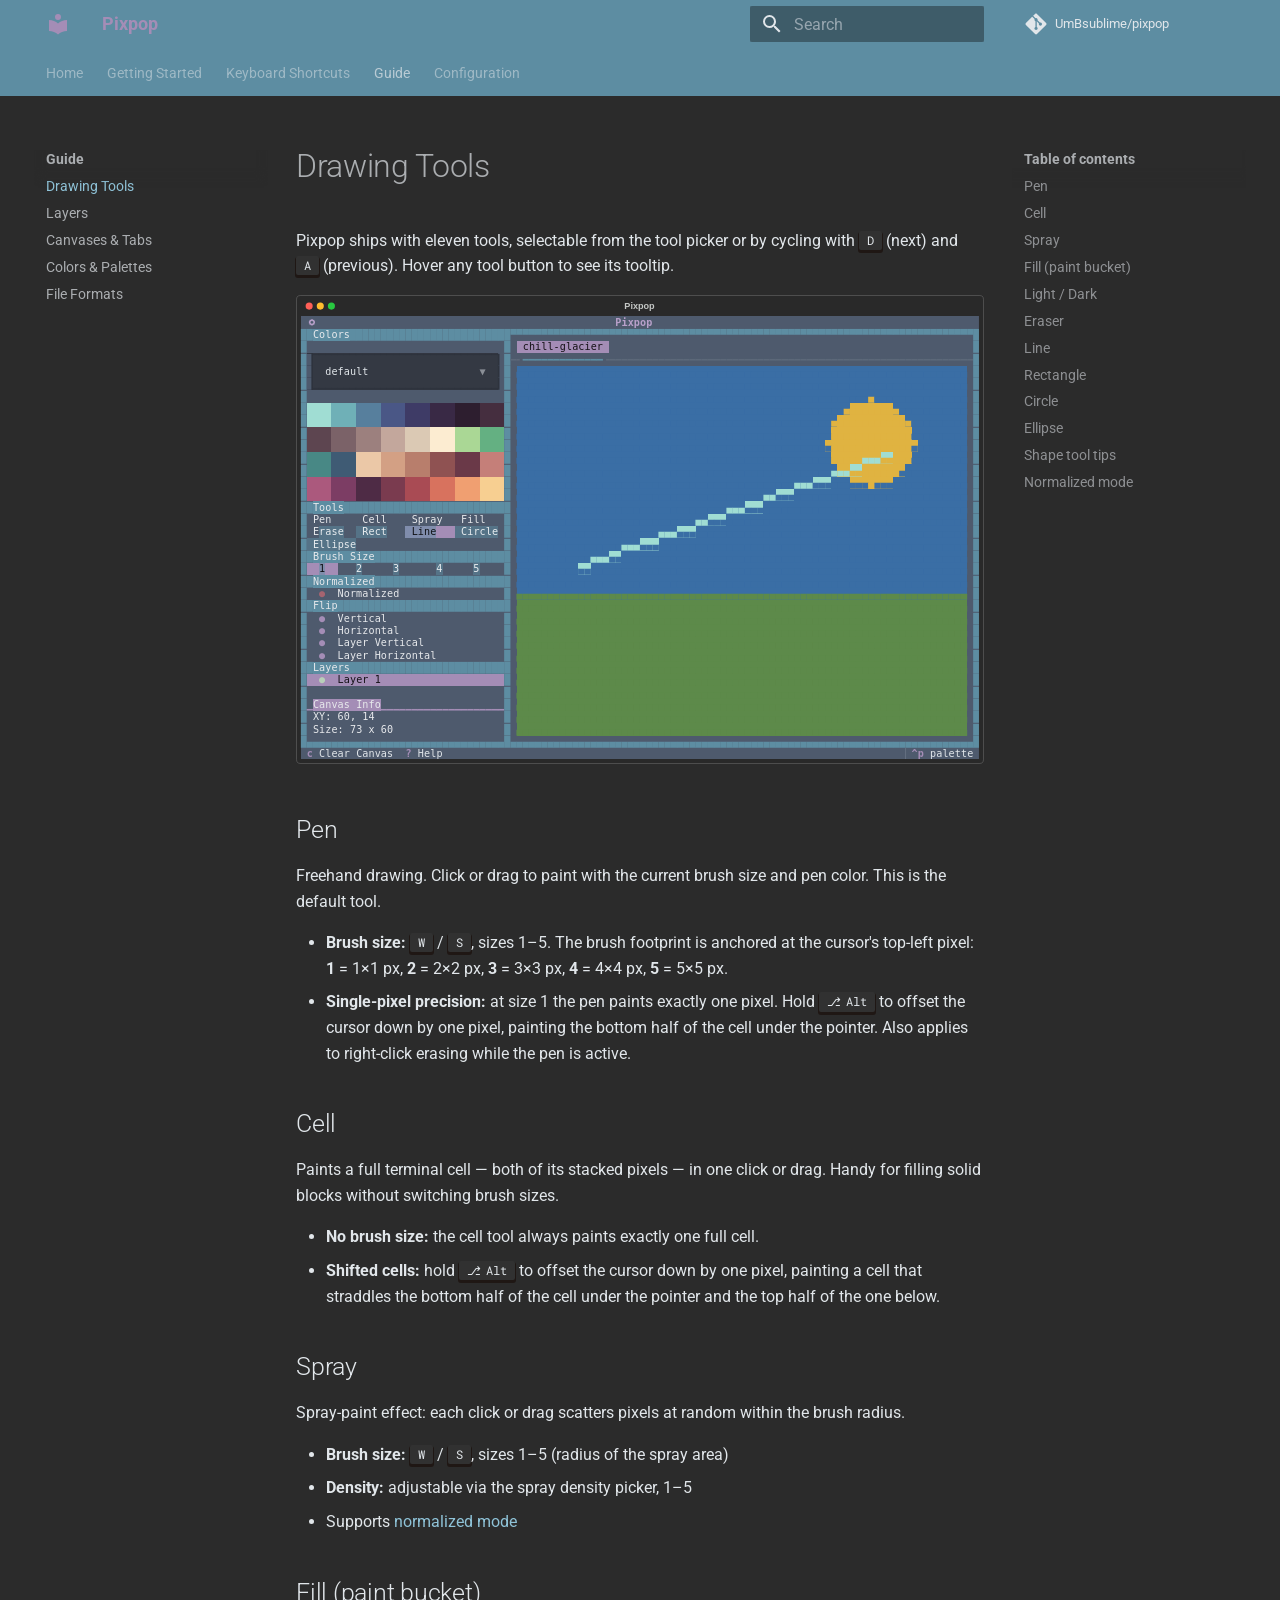
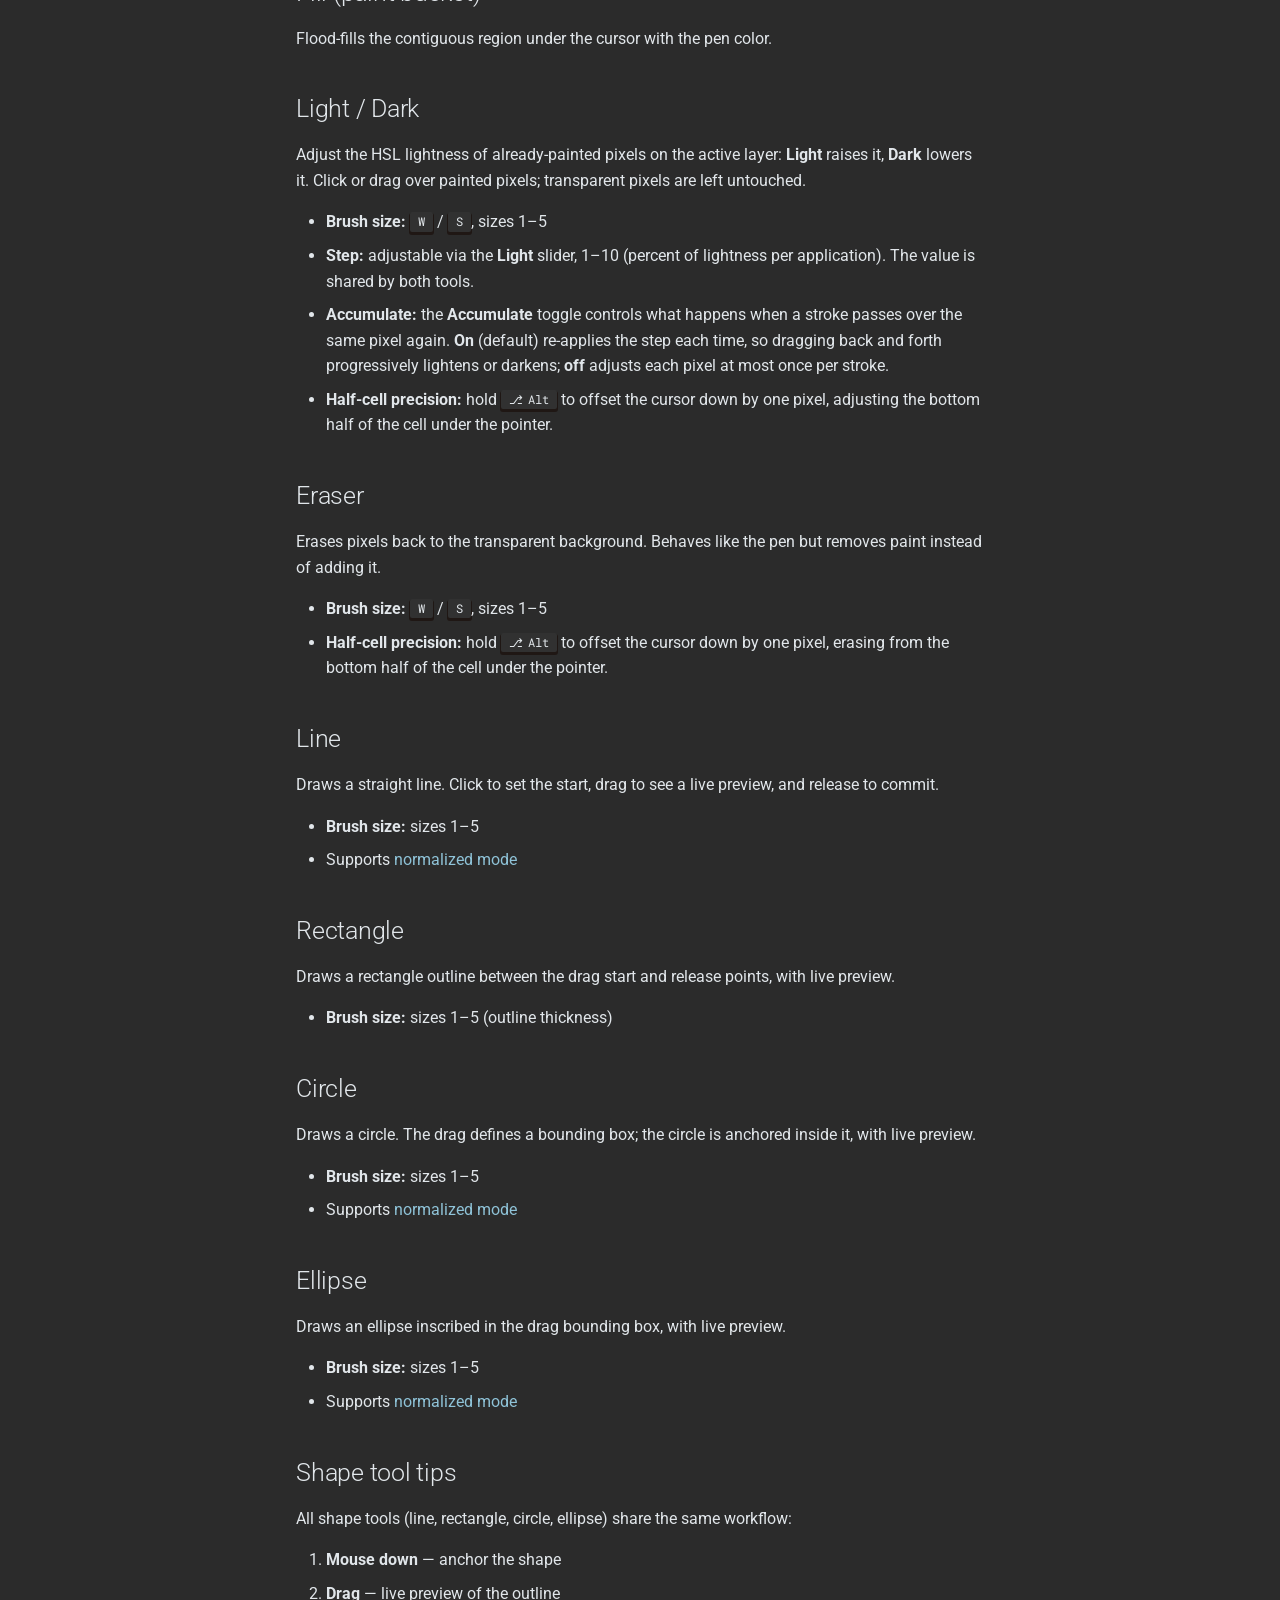
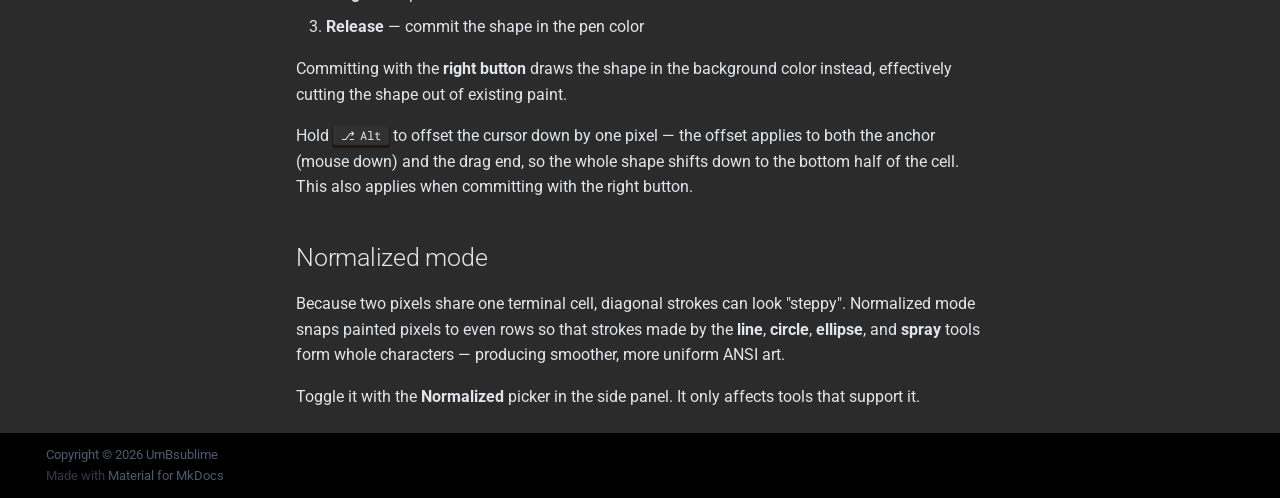
<file: tools/index.html>
<!doctype html>
<html lang="en" class="no-js">
  <head>
    
      <meta charset="utf-8">
      <meta name="viewport" content="width=device-width,initial-scale=1">
      
        <meta name="description" content="A TUI paint application built with Python and the Textual framework">
      
      
      
        <link rel="canonical" href="https://umbsublime.github.io/pixpop/tools/">
      
      
        <link rel="prev" href="../shortcuts/">
      
      
        <link rel="next" href="../layers/">
      
      
        
      
      
      <link rel="icon" href="../assets/images/favicon.png">
      <meta name="generator" content="mkdocs-1.6.1, mkdocs-material-9.7.7">
    
    
      
        <title>Drawing Tools - Pixpop</title>
      
    
    
      <link rel="stylesheet" href="../assets/stylesheets/main.ec1eaa64.min.css">
      
        
        <link rel="stylesheet" href="../assets/stylesheets/palette.ab4e12ef.min.css">
      
      


    
    
      
    
    
      
        
        
        <link rel="preconnect" href="https://fonts.gstatic.com" crossorigin>
        <link rel="stylesheet" href="https://fonts.googleapis.com/css?family=Roboto:300,300i,400,400i,700,700i%7CRoboto+Mono:400,400i,700,700i&display=fallback">
        <style>:root{--md-text-font:"Roboto";--md-code-font:"Roboto Mono"}</style>
      
    
    
      <link rel="stylesheet" href="../stylesheets/twilight-bog.css">
    
    <script>__md_scope=new URL("..",location),__md_hash=e=>[...e].reduce(((e,_)=>(e<<5)-e+_.charCodeAt(0)),0),__md_get=(e,_=localStorage,t=__md_scope)=>JSON.parse(_.getItem(t.pathname+"."+e)),__md_set=(e,_,t=localStorage,a=__md_scope)=>{try{t.setItem(a.pathname+"."+e,JSON.stringify(_))}catch(e){}}</script>
    
      

    
    
  </head>
  
  
    
    
    
    
    
    <body dir="ltr" data-md-color-scheme="twilight-bog" data-md-color-primary="indigo" data-md-color-accent="indigo">
  
    
    <input class="md-toggle" data-md-toggle="drawer" type="checkbox" id="__drawer" autocomplete="off">
    <input class="md-toggle" data-md-toggle="search" type="checkbox" id="__search" autocomplete="off">
    <label class="md-overlay" for="__drawer"></label>
    <div data-md-component="skip">
      
        
        <a href="#drawing-tools" class="md-skip">
          Skip to content
        </a>
      
    </div>
    <div data-md-component="announce">
      
    </div>
    
    
      

<header class="md-header" data-md-component="header">
  <nav class="md-header__inner md-grid" aria-label="Header">
    <a href=".." title="Pixpop" class="md-header__button md-logo" aria-label="Pixpop" data-md-component="logo">
      
  
  <svg xmlns="http://www.w3.org/2000/svg" viewBox="0 0 24 24"><path d="M12 8a3 3 0 0 0 3-3 3 3 0 0 0-3-3 3 3 0 0 0-3 3 3 3 0 0 0 3 3m0 3.54C9.64 9.35 6.5 8 3 8v11c3.5 0 6.64 1.35 9 3.54 2.36-2.19 5.5-3.54 9-3.54V8c-3.5 0-6.64 1.35-9 3.54"/></svg>

    </a>
    <label class="md-header__button md-icon" for="__drawer">
      
      <svg xmlns="http://www.w3.org/2000/svg" viewBox="0 0 24 24"><path d="M3 6h18v2H3zm0 5h18v2H3zm0 5h18v2H3z"/></svg>
    </label>
    <div class="md-header__title" data-md-component="header-title">
      <div class="md-header__ellipsis">
        <div class="md-header__topic">
          <span class="md-ellipsis">
            Pixpop
          </span>
        </div>
        <div class="md-header__topic" data-md-component="header-topic">
          <span class="md-ellipsis">
            
              Drawing Tools
            
          </span>
        </div>
      </div>
    </div>
    
      
    
    
    
    
      
      
        <label class="md-header__button md-icon" for="__search">
          
          <svg xmlns="http://www.w3.org/2000/svg" viewBox="0 0 24 24"><path d="M9.5 3A6.5 6.5 0 0 1 16 9.5c0 1.61-.59 3.09-1.56 4.23l.27.27h.79l5 5-1.5 1.5-5-5v-.79l-.27-.27A6.52 6.52 0 0 1 9.5 16 6.5 6.5 0 0 1 3 9.5 6.5 6.5 0 0 1 9.5 3m0 2C7 5 5 7 5 9.5S7 14 9.5 14 14 12 14 9.5 12 5 9.5 5"/></svg>
        </label>
        <div class="md-search" data-md-component="search" role="dialog">
  <label class="md-search__overlay" for="__search"></label>
  <div class="md-search__inner" role="search">
    <form class="md-search__form" name="search">
      <input type="text" class="md-search__input" name="query" aria-label="Search" placeholder="Search" autocapitalize="off" autocorrect="off" autocomplete="off" spellcheck="false" data-md-component="search-query" required>
      <label class="md-search__icon md-icon" for="__search">
        
        <svg xmlns="http://www.w3.org/2000/svg" viewBox="0 0 24 24"><path d="M9.5 3A6.5 6.5 0 0 1 16 9.5c0 1.61-.59 3.09-1.56 4.23l.27.27h.79l5 5-1.5 1.5-5-5v-.79l-.27-.27A6.52 6.52 0 0 1 9.5 16 6.5 6.5 0 0 1 3 9.5 6.5 6.5 0 0 1 9.5 3m0 2C7 5 5 7 5 9.5S7 14 9.5 14 14 12 14 9.5 12 5 9.5 5"/></svg>
        
        <svg xmlns="http://www.w3.org/2000/svg" viewBox="0 0 24 24"><path d="M20 11v2H8l5.5 5.5-1.42 1.42L4.16 12l7.92-7.92L13.5 5.5 8 11z"/></svg>
      </label>
      <nav class="md-search__options" aria-label="Search">
        
        <button type="reset" class="md-search__icon md-icon" title="Clear" aria-label="Clear" tabindex="-1">
          
          <svg xmlns="http://www.w3.org/2000/svg" viewBox="0 0 24 24"><path d="M19 6.41 17.59 5 12 10.59 6.41 5 5 6.41 10.59 12 5 17.59 6.41 19 12 13.41 17.59 19 19 17.59 13.41 12z"/></svg>
        </button>
      </nav>
      
        <div class="md-search__suggest" data-md-component="search-suggest"></div>
      
    </form>
    <div class="md-search__output">
      <div class="md-search__scrollwrap" tabindex="0" data-md-scrollfix>
        <div class="md-search-result" data-md-component="search-result">
          <div class="md-search-result__meta">
            Initializing search
          </div>
          <ol class="md-search-result__list" role="presentation"></ol>
        </div>
      </div>
    </div>
  </div>
</div>
      
    
    
      <div class="md-header__source">
        <a href="https://github.com/UmBsublime/pixpop" title="Go to repository" class="md-source" data-md-component="source">
  <div class="md-source__icon md-icon">
    
    <svg xmlns="http://www.w3.org/2000/svg" viewBox="0 0 448 512"><!--! Font Awesome Free 7.1.0 by @fontawesome - https://fontawesome.com License - https://fontawesome.com/license/free (Icons: CC BY 4.0, Fonts: SIL OFL 1.1, Code: MIT License) Copyright 2025 Fonticons, Inc.--><path d="M439.6 236.1 244 40.5c-5.4-5.5-12.8-8.5-20.4-8.5s-15 3-20.4 8.4L162.5 81l51.5 51.5c27.1-9.1 52.7 16.8 43.4 43.7l49.7 49.7c34.2-11.8 61.2 31 35.5 56.7-26.5 26.5-70.2-2.9-56-37.3L240.3 199v121.9c25.3 12.5 22.3 41.8 9.1 55-6.4 6.4-15.2 10.1-24.3 10.1s-17.8-3.6-24.3-10.1c-17.6-17.6-11.1-46.9 11.2-56v-123c-20.8-8.5-24.6-30.7-18.6-45L142.6 101 8.5 235.1C3 240.6 0 247.9 0 255.5s3 15 8.5 20.4l195.6 195.7c5.4 5.4 12.7 8.4 20.4 8.4s15-3 20.4-8.4l194.7-194.7c5.4-5.4 8.4-12.8 8.4-20.4s-3-15-8.4-20.4"/></svg>
  </div>
  <div class="md-source__repository">
    UmBsublime/pixpop
  </div>
</a>
      </div>
    
  </nav>
  
</header>
    
    <div class="md-container" data-md-component="container">
      
      
        
          
            
<nav class="md-tabs" aria-label="Tabs" data-md-component="tabs">
  <div class="md-grid">
    <ul class="md-tabs__list">
      
        
  
  
  
  
    <li class="md-tabs__item">
      <a href=".." class="md-tabs__link">
        
  
  
    
  
  Home

      </a>
    </li>
  

      
        
  
  
  
  
    <li class="md-tabs__item">
      <a href="../getting-started/" class="md-tabs__link">
        
  
  
    
  
  Getting Started

      </a>
    </li>
  

      
        
  
  
  
  
    <li class="md-tabs__item">
      <a href="../shortcuts/" class="md-tabs__link">
        
  
  
    
  
  Keyboard Shortcuts

      </a>
    </li>
  

      
        
  
  
  
    
  
  
    
    
      <li class="md-tabs__item md-tabs__item--active">
        <a href="./" class="md-tabs__link">
          
  
  
  Guide

        </a>
      </li>
    
  

      
        
  
  
  
  
    <li class="md-tabs__item">
      <a href="../configuration/" class="md-tabs__link">
        
  
  
    
  
  Configuration

      </a>
    </li>
  

      
    </ul>
  </div>
</nav>
          
        
      
      <main class="md-main" data-md-component="main">
        <div class="md-main__inner md-grid">
          
            
              
              <div class="md-sidebar md-sidebar--primary" data-md-component="sidebar" data-md-type="navigation" >
                <div class="md-sidebar__scrollwrap">
                  <div class="md-sidebar__inner">
                    


  


<nav class="md-nav md-nav--primary md-nav--lifted" aria-label="Navigation" data-md-level="0">
  <label class="md-nav__title" for="__drawer">
    <a href=".." title="Pixpop" class="md-nav__button md-logo" aria-label="Pixpop" data-md-component="logo">
      
  
  <svg xmlns="http://www.w3.org/2000/svg" viewBox="0 0 24 24"><path d="M12 8a3 3 0 0 0 3-3 3 3 0 0 0-3-3 3 3 0 0 0-3 3 3 3 0 0 0 3 3m0 3.54C9.64 9.35 6.5 8 3 8v11c3.5 0 6.64 1.35 9 3.54 2.36-2.19 5.5-3.54 9-3.54V8c-3.5 0-6.64 1.35-9 3.54"/></svg>

    </a>
    Pixpop
  </label>
  
    <div class="md-nav__source">
      <a href="https://github.com/UmBsublime/pixpop" title="Go to repository" class="md-source" data-md-component="source">
  <div class="md-source__icon md-icon">
    
    <svg xmlns="http://www.w3.org/2000/svg" viewBox="0 0 448 512"><!--! Font Awesome Free 7.1.0 by @fontawesome - https://fontawesome.com License - https://fontawesome.com/license/free (Icons: CC BY 4.0, Fonts: SIL OFL 1.1, Code: MIT License) Copyright 2025 Fonticons, Inc.--><path d="M439.6 236.1 244 40.5c-5.4-5.5-12.8-8.5-20.4-8.5s-15 3-20.4 8.4L162.5 81l51.5 51.5c27.1-9.1 52.7 16.8 43.4 43.7l49.7 49.7c34.2-11.8 61.2 31 35.5 56.7-26.5 26.5-70.2-2.9-56-37.3L240.3 199v121.9c25.3 12.5 22.3 41.8 9.1 55-6.4 6.4-15.2 10.1-24.3 10.1s-17.8-3.6-24.3-10.1c-17.6-17.6-11.1-46.9 11.2-56v-123c-20.8-8.5-24.6-30.7-18.6-45L142.6 101 8.5 235.1C3 240.6 0 247.9 0 255.5s3 15 8.5 20.4l195.6 195.7c5.4 5.4 12.7 8.4 20.4 8.4s15-3 20.4-8.4l194.7-194.7c5.4-5.4 8.4-12.8 8.4-20.4s-3-15-8.4-20.4"/></svg>
  </div>
  <div class="md-source__repository">
    UmBsublime/pixpop
  </div>
</a>
    </div>
  
  <ul class="md-nav__list" data-md-scrollfix>
    
      
      
  
  
  
  
    <li class="md-nav__item">
      <a href=".." class="md-nav__link">
        
  
  
  <span class="md-ellipsis">
    
  
    Home
  

    
  </span>
  
  

      </a>
    </li>
  

    
      
      
  
  
  
  
    <li class="md-nav__item">
      <a href="../getting-started/" class="md-nav__link">
        
  
  
  <span class="md-ellipsis">
    
  
    Getting Started
  

    
  </span>
  
  

      </a>
    </li>
  

    
      
      
  
  
  
  
    <li class="md-nav__item">
      <a href="../shortcuts/" class="md-nav__link">
        
  
  
  <span class="md-ellipsis">
    
  
    Keyboard Shortcuts
  

    
  </span>
  
  

      </a>
    </li>
  

    
      
      
  
  
    
  
  
  
    
    
    
    
      
        
        
      
      
        
      
    
    
    <li class="md-nav__item md-nav__item--active md-nav__item--section md-nav__item--nested">
      
        
        
        <input class="md-nav__toggle md-toggle " type="checkbox" id="__nav_4" checked>
        
          
          <label class="md-nav__link" for="__nav_4" id="__nav_4_label" tabindex="">
            
  
  
  <span class="md-ellipsis">
    
  
    Guide
  

    
  </span>
  
  

            <span class="md-nav__icon md-icon"></span>
          </label>
        
        <nav class="md-nav" data-md-level="1" aria-labelledby="__nav_4_label" aria-expanded="true">
          <label class="md-nav__title" for="__nav_4">
            <span class="md-nav__icon md-icon"></span>
            
  
    Guide
  

          </label>
          <ul class="md-nav__list" data-md-scrollfix>
            
              
                
  
  
    
  
  
  
    <li class="md-nav__item md-nav__item--active">
      
      <input class="md-nav__toggle md-toggle" type="checkbox" id="__toc">
      
      
        
      
      
        <label class="md-nav__link md-nav__link--active" for="__toc">
          
  
  
  <span class="md-ellipsis">
    
  
    Drawing Tools
  

    
  </span>
  
  

          <span class="md-nav__icon md-icon"></span>
        </label>
      
      <a href="./" class="md-nav__link md-nav__link--active">
        
  
  
  <span class="md-ellipsis">
    
  
    Drawing Tools
  

    
  </span>
  
  

      </a>
      
        

<nav class="md-nav md-nav--secondary" aria-label="Table of contents">
  
  
  
    
  
  
    <label class="md-nav__title" for="__toc">
      <span class="md-nav__icon md-icon"></span>
      Table of contents
    </label>
    <ul class="md-nav__list" data-md-component="toc" data-md-scrollfix>
      
        <li class="md-nav__item">
  <a href="#pen" class="md-nav__link">
    <span class="md-ellipsis">
      
        Pen
      
    </span>
  </a>
  
</li>
      
        <li class="md-nav__item">
  <a href="#cell" class="md-nav__link">
    <span class="md-ellipsis">
      
        Cell
      
    </span>
  </a>
  
</li>
      
        <li class="md-nav__item">
  <a href="#spray" class="md-nav__link">
    <span class="md-ellipsis">
      
        Spray
      
    </span>
  </a>
  
</li>
      
        <li class="md-nav__item">
  <a href="#fill-paint-bucket" class="md-nav__link">
    <span class="md-ellipsis">
      
        Fill (paint bucket)
      
    </span>
  </a>
  
</li>
      
        <li class="md-nav__item">
  <a href="#light-dark" class="md-nav__link">
    <span class="md-ellipsis">
      
        Light / Dark
      
    </span>
  </a>
  
</li>
      
        <li class="md-nav__item">
  <a href="#eraser" class="md-nav__link">
    <span class="md-ellipsis">
      
        Eraser
      
    </span>
  </a>
  
</li>
      
        <li class="md-nav__item">
  <a href="#line" class="md-nav__link">
    <span class="md-ellipsis">
      
        Line
      
    </span>
  </a>
  
</li>
      
        <li class="md-nav__item">
  <a href="#rectangle" class="md-nav__link">
    <span class="md-ellipsis">
      
        Rectangle
      
    </span>
  </a>
  
</li>
      
        <li class="md-nav__item">
  <a href="#circle" class="md-nav__link">
    <span class="md-ellipsis">
      
        Circle
      
    </span>
  </a>
  
</li>
      
        <li class="md-nav__item">
  <a href="#ellipse" class="md-nav__link">
    <span class="md-ellipsis">
      
        Ellipse
      
    </span>
  </a>
  
</li>
      
        <li class="md-nav__item">
  <a href="#shape-tool-tips" class="md-nav__link">
    <span class="md-ellipsis">
      
        Shape tool tips
      
    </span>
  </a>
  
</li>
      
        <li class="md-nav__item">
  <a href="#normalized-mode" class="md-nav__link">
    <span class="md-ellipsis">
      
        Normalized mode
      
    </span>
  </a>
  
</li>
      
    </ul>
  
</nav>
      
    </li>
  

              
            
              
                
  
  
  
  
    <li class="md-nav__item">
      <a href="../layers/" class="md-nav__link">
        
  
  
  <span class="md-ellipsis">
    
  
    Layers
  

    
  </span>
  
  

      </a>
    </li>
  

              
            
              
                
  
  
  
  
    <li class="md-nav__item">
      <a href="../canvases/" class="md-nav__link">
        
  
  
  <span class="md-ellipsis">
    
  
    Canvases & Tabs
  

    
  </span>
  
  

      </a>
    </li>
  

              
            
              
                
  
  
  
  
    <li class="md-nav__item">
      <a href="../colors/" class="md-nav__link">
        
  
  
  <span class="md-ellipsis">
    
  
    Colors & Palettes
  

    
  </span>
  
  

      </a>
    </li>
  

              
            
              
                
  
  
  
  
    <li class="md-nav__item">
      <a href="../file-formats/" class="md-nav__link">
        
  
  
  <span class="md-ellipsis">
    
  
    File Formats
  

    
  </span>
  
  

      </a>
    </li>
  

              
            
          </ul>
        </nav>
      
    </li>
  

    
      
      
  
  
  
  
    <li class="md-nav__item">
      <a href="../configuration/" class="md-nav__link">
        
  
  
  <span class="md-ellipsis">
    
  
    Configuration
  

    
  </span>
  
  

      </a>
    </li>
  

    
  </ul>
</nav>
                  </div>
                </div>
              </div>
            
            
              
              <div class="md-sidebar md-sidebar--secondary" data-md-component="sidebar" data-md-type="toc" >
                <div class="md-sidebar__scrollwrap">
                  <div class="md-sidebar__inner">
                    

<nav class="md-nav md-nav--secondary" aria-label="Table of contents">
  
  
  
    
  
  
    <label class="md-nav__title" for="__toc">
      <span class="md-nav__icon md-icon"></span>
      Table of contents
    </label>
    <ul class="md-nav__list" data-md-component="toc" data-md-scrollfix>
      
        <li class="md-nav__item">
  <a href="#pen" class="md-nav__link">
    <span class="md-ellipsis">
      
        Pen
      
    </span>
  </a>
  
</li>
      
        <li class="md-nav__item">
  <a href="#cell" class="md-nav__link">
    <span class="md-ellipsis">
      
        Cell
      
    </span>
  </a>
  
</li>
      
        <li class="md-nav__item">
  <a href="#spray" class="md-nav__link">
    <span class="md-ellipsis">
      
        Spray
      
    </span>
  </a>
  
</li>
      
        <li class="md-nav__item">
  <a href="#fill-paint-bucket" class="md-nav__link">
    <span class="md-ellipsis">
      
        Fill (paint bucket)
      
    </span>
  </a>
  
</li>
      
        <li class="md-nav__item">
  <a href="#light-dark" class="md-nav__link">
    <span class="md-ellipsis">
      
        Light / Dark
      
    </span>
  </a>
  
</li>
      
        <li class="md-nav__item">
  <a href="#eraser" class="md-nav__link">
    <span class="md-ellipsis">
      
        Eraser
      
    </span>
  </a>
  
</li>
      
        <li class="md-nav__item">
  <a href="#line" class="md-nav__link">
    <span class="md-ellipsis">
      
        Line
      
    </span>
  </a>
  
</li>
      
        <li class="md-nav__item">
  <a href="#rectangle" class="md-nav__link">
    <span class="md-ellipsis">
      
        Rectangle
      
    </span>
  </a>
  
</li>
      
        <li class="md-nav__item">
  <a href="#circle" class="md-nav__link">
    <span class="md-ellipsis">
      
        Circle
      
    </span>
  </a>
  
</li>
      
        <li class="md-nav__item">
  <a href="#ellipse" class="md-nav__link">
    <span class="md-ellipsis">
      
        Ellipse
      
    </span>
  </a>
  
</li>
      
        <li class="md-nav__item">
  <a href="#shape-tool-tips" class="md-nav__link">
    <span class="md-ellipsis">
      
        Shape tool tips
      
    </span>
  </a>
  
</li>
      
        <li class="md-nav__item">
  <a href="#normalized-mode" class="md-nav__link">
    <span class="md-ellipsis">
      
        Normalized mode
      
    </span>
  </a>
  
</li>
      
    </ul>
  
</nav>
                  </div>
                </div>
              </div>
            
          
          
            <div class="md-content" data-md-component="content">
              
              <article class="md-content__inner md-typeset">
                
                  


  
  


<h1 id="drawing-tools">Drawing Tools<a class="headerlink" href="#drawing-tools" title="Permanent link">&para;</a></h1>
<p>Pixpop ships with eleven tools, selectable from the tool picker or by cycling
with <span class="keys"><kbd class="key-d">D</kbd></span> (next) and <span class="keys"><kbd class="key-a">A</kbd></span> (previous). Hover any tool button to see its
tooltip.</p>
<p><img alt="Line tool in action" src="../assets/images/tools-line.svg" /></p>
<h2 id="pen">Pen<a class="headerlink" href="#pen" title="Permanent link">&para;</a></h2>
<p>Freehand drawing. Click or drag to paint with the current brush size and pen
color. This is the default tool.</p>
<ul>
<li><strong>Brush size:</strong> <span class="keys"><kbd class="key-w">W</kbd></span> / <span class="keys"><kbd class="key-s">S</kbd></span>, sizes 1–5. The brush footprint is anchored
  at the cursor's top-left pixel: <strong>1</strong> = 1×1 px, <strong>2</strong> = 2×2 px,
  <strong>3</strong> = 3×3 px, <strong>4</strong> = 4×4 px, <strong>5</strong> = 5×5 px.</li>
<li><strong>Single-pixel precision:</strong> at size 1 the pen paints exactly one pixel.
  Hold <span class="keys"><kbd class="key-alt">Alt</kbd></span> to offset the cursor down by one pixel, painting the bottom
  half of the cell under the pointer. Also applies to right-click erasing
  while the pen is active.</li>
</ul>
<h2 id="cell">Cell<a class="headerlink" href="#cell" title="Permanent link">&para;</a></h2>
<p>Paints a full terminal cell — both of its stacked pixels — in one click or
drag. Handy for filling solid blocks without switching brush sizes.</p>
<ul>
<li><strong>No brush size:</strong> the cell tool always paints exactly one full cell.</li>
<li><strong>Shifted cells:</strong> hold <span class="keys"><kbd class="key-alt">Alt</kbd></span> to offset the cursor down by one pixel,
  painting a cell that straddles the bottom half of the cell under the
  pointer and the top half of the one below.</li>
</ul>
<h2 id="spray">Spray<a class="headerlink" href="#spray" title="Permanent link">&para;</a></h2>
<p>Spray-paint effect: each click or drag scatters pixels at random within the
brush radius.</p>
<ul>
<li><strong>Brush size:</strong> <span class="keys"><kbd class="key-w">W</kbd></span> / <span class="keys"><kbd class="key-s">S</kbd></span>, sizes 1–5 (radius of the spray area)</li>
<li><strong>Density:</strong> adjustable via the spray density picker, 1–5</li>
<li>Supports <a href="#normalized-mode">normalized mode</a></li>
</ul>
<h2 id="fill-paint-bucket">Fill (paint bucket)<a class="headerlink" href="#fill-paint-bucket" title="Permanent link">&para;</a></h2>
<p>Flood-fills the contiguous region under the cursor with the pen color.</p>
<h2 id="light-dark">Light / Dark<a class="headerlink" href="#light-dark" title="Permanent link">&para;</a></h2>
<p>Adjust the HSL lightness of already-painted pixels on the active layer:
<strong>Light</strong> raises it, <strong>Dark</strong> lowers it. Click or drag over painted pixels;
transparent pixels are left untouched.</p>
<ul>
<li><strong>Brush size:</strong> <span class="keys"><kbd class="key-w">W</kbd></span> / <span class="keys"><kbd class="key-s">S</kbd></span>, sizes 1–5</li>
<li><strong>Step:</strong> adjustable via the <strong>Light</strong> slider, 1–10 (percent of lightness
  per application). The value is shared by both tools.</li>
<li><strong>Accumulate:</strong> the <strong>Accumulate</strong> toggle controls what happens when a
  stroke passes over the same pixel again. <strong>On</strong> (default) re-applies the
  step each time, so dragging back and forth progressively lightens or
  darkens; <strong>off</strong> adjusts each pixel at most once per stroke.</li>
<li><strong>Half-cell precision:</strong> hold <span class="keys"><kbd class="key-alt">Alt</kbd></span> to offset the cursor down by one
  pixel, adjusting the bottom half of the cell under the pointer.</li>
</ul>
<h2 id="eraser">Eraser<a class="headerlink" href="#eraser" title="Permanent link">&para;</a></h2>
<p>Erases pixels back to the transparent background. Behaves like the pen but
removes paint instead of adding it.</p>
<ul>
<li><strong>Brush size:</strong> <span class="keys"><kbd class="key-w">W</kbd></span> / <span class="keys"><kbd class="key-s">S</kbd></span>, sizes 1–5</li>
<li><strong>Half-cell precision:</strong> hold <span class="keys"><kbd class="key-alt">Alt</kbd></span> to offset the cursor down by one
  pixel, erasing from the bottom half of the cell under the pointer.</li>
</ul>
<h2 id="line">Line<a class="headerlink" href="#line" title="Permanent link">&para;</a></h2>
<p>Draws a straight line. Click to set the start, drag to see a live preview,
and release to commit.</p>
<ul>
<li><strong>Brush size:</strong> sizes 1–5</li>
<li>Supports <a href="#normalized-mode">normalized mode</a></li>
</ul>
<h2 id="rectangle">Rectangle<a class="headerlink" href="#rectangle" title="Permanent link">&para;</a></h2>
<p>Draws a rectangle outline between the drag start and release points, with
live preview.</p>
<ul>
<li><strong>Brush size:</strong> sizes 1–5 (outline thickness)</li>
</ul>
<h2 id="circle">Circle<a class="headerlink" href="#circle" title="Permanent link">&para;</a></h2>
<p>Draws a circle. The drag defines a bounding box; the circle is anchored
inside it, with live preview.</p>
<ul>
<li><strong>Brush size:</strong> sizes 1–5</li>
<li>Supports <a href="#normalized-mode">normalized mode</a></li>
</ul>
<h2 id="ellipse">Ellipse<a class="headerlink" href="#ellipse" title="Permanent link">&para;</a></h2>
<p>Draws an ellipse inscribed in the drag bounding box, with live preview.</p>
<ul>
<li><strong>Brush size:</strong> sizes 1–5</li>
<li>Supports <a href="#normalized-mode">normalized mode</a></li>
</ul>
<h2 id="shape-tool-tips">Shape tool tips<a class="headerlink" href="#shape-tool-tips" title="Permanent link">&para;</a></h2>
<p>All shape tools (line, rectangle, circle, ellipse) share the same workflow:</p>
<ol>
<li><strong>Mouse down</strong> — anchor the shape</li>
<li><strong>Drag</strong> — live preview of the outline</li>
<li><strong>Release</strong> — commit the shape in the pen color</li>
</ol>
<p>Committing with the <strong>right button</strong> draws the shape in the background color
instead, effectively cutting the shape out of existing paint.</p>
<p>Hold <span class="keys"><kbd class="key-alt">Alt</kbd></span> to offset the cursor down by one pixel — the offset applies to
both the anchor (mouse down) and the drag end, so the whole shape shifts
down to the bottom half of the cell. This also applies when committing with
the right button.</p>
<h2 id="normalized-mode">Normalized mode<a class="headerlink" href="#normalized-mode" title="Permanent link">&para;</a></h2>
<p>Because two pixels share one terminal cell, diagonal strokes can look
"steppy". Normalized mode snaps painted pixels to even rows so that strokes
made by the <strong>line</strong>, <strong>circle</strong>, <strong>ellipse</strong>, and <strong>spray</strong> tools form
whole characters — producing smoother, more uniform ANSI art.</p>
<p>Toggle it with the <strong>Normalized</strong> picker in the side panel. It only affects
tools that support it.</p>












                
              </article>
            </div>
          
          
<script>var target=document.getElementById(location.hash.slice(1));target&&target.name&&(target.checked=target.name.startsWith("__tabbed_"))</script>
        </div>
        
          <button type="button" class="md-top md-icon" data-md-component="top" hidden>
  
  <svg xmlns="http://www.w3.org/2000/svg" viewBox="0 0 24 24"><path d="M13 20h-2V8l-5.5 5.5-1.42-1.42L12 4.16l7.92 7.92-1.42 1.42L13 8z"/></svg>
  Back to top
</button>
        
      </main>
      
        <footer class="md-footer">
  
  <div class="md-footer-meta md-typeset">
    <div class="md-footer-meta__inner md-grid">
      <div class="md-copyright">
  
    <div class="md-copyright__highlight">
      Copyright &copy; 2026 UmBsublime
    </div>
  
  
    Made with
    <a href="https://squidfunk.github.io/mkdocs-material/" target="_blank" rel="noopener">
      Material for MkDocs
    </a>
  
</div>
      
    </div>
  </div>
</footer>
      
    </div>
    <div class="md-dialog" data-md-component="dialog">
      <div class="md-dialog__inner md-typeset"></div>
    </div>
    
    
    
      
      
      <script id="__config" type="application/json">{"annotate": null, "base": "..", "features": ["navigation.tabs", "navigation.sections", "navigation.top", "navigation.instant", "content.code.copy", "search.suggest", "search.highlight"], "search": "../assets/javascripts/workers/search.2c215733.min.js", "tags": null, "translations": {"clipboard.copied": "Copied to clipboard", "clipboard.copy": "Copy to clipboard", "search.result.more.one": "1 more on this page", "search.result.more.other": "# more on this page", "search.result.none": "No matching documents", "search.result.one": "1 matching document", "search.result.other": "# matching documents", "search.result.placeholder": "Type to start searching", "search.result.term.missing": "Missing", "select.version": "Select version"}, "version": null}</script>
    
    
      <script src="../assets/javascripts/bundle.d7400e89.min.js"></script>
      
    
  </body>
</html>
</file>
<file: stylesheets/twilight-bog.css>
/* Custom MkDocs Material color scheme based on the pixpop app's
 * "twilight-bog" theme (src/pixpop/app.py) and canvas colors
 * (src/pixpop/config.py).
 *
 * App palette:
 *   primary:    #5d8da2  (muted blue-teal) — header / links / accents
 *   secondary:  #89baab  (sage green)
 *   accent:     #a48db6  (lavender)        — hover / active states
 *   error:      #a66470  (dusty rose)
 *   success:    #b8cfb9  (pale mint)
 *   foreground: #e1e6ea  (off-white)       — body text
 *   surface:    #343943  (dark slate)
 *   panel:      #4e5a6d  (steel blue-grey)
 *
 * Canvas palette:
 *   background: #2b2b2b  (charcoal)        — body background
 *   panel:      #313131  (light charcoal)  — code blocks, raised panels
 */

[data-md-color-scheme="twilight-bog"] {
  color-scheme: dark;

  /* ---------------------------------------------------------------------
   * Header & tab bar — showcase the app's teal primary.
   * ------------------------------------------------------------------ */
  --md-primary-fg-color: #5d8da2;             /* teal header */
  --md-primary-fg-color--light: #4e5a6d;      /* mobile nav drawer (steel) */
  --md-primary-fg-color--dark: #4d7a8d;       /* tab bar slightly darker teal */
  --md-primary-bg-color: #e1e6ea;             /* off-white text on teal */
  --md-primary-bg-color--light: #e1e6eab3;

  /* ---------------------------------------------------------------------
   * Accent — lavender, used for hover/active/focus
   * ------------------------------------------------------------------ */
  --md-accent-fg-color: #a48db6;
  --md-accent-fg-color--transparent: #a48db61a;
  --md-accent-bg-color: #2b2b2b;
  --md-accent-bg-color--light: #e1e6eab3;

  /* ---------------------------------------------------------------------
   * Body — charcoal (the app's canvas background)
   * ------------------------------------------------------------------ */
  --md-default-fg-color: #e1e6ea;
  --md-default-fg-color--light: #e1e6eab3;
  --md-default-fg-color--lighter: #e1e6ea8a;
  --md-default-fg-color--lightest: #e1e6ea52;
  --md-default-bg-color: #2b2b2b;
  --md-default-bg-color--light: #2b2b2bb3;
  --md-default-bg-color--lighter: #2b2b2b7a;
  --md-default-bg-color--lightest: #2b2b2b47;

  /* ---------------------------------------------------------------------
   * Text & links — brightened teal for AA contrast on charcoal
   * ------------------------------------------------------------------ */
  --md-typeset-color: #e1e6ea;
  --md-typeset-a-color: #8fc3d8;              /* brightened #5d8da2 */

  /* ---------------------------------------------------------------------
   * Code blocks — lighter charcoal so they read as raised panels
   * ------------------------------------------------------------------ */
  --md-code-fg-color: #e1e6ea;
  --md-code-bg-color: #313131;
  --md-code-hl-color: #5d8da24d;              /* teal line highlight */
  --md-code-hl-color--light: #5d8da226;

  /* Syntax highlighting — from the app's bundled palette */
  --md-code-hl-number-color: #d8725e;
  --md-code-hl-special-color: #a66470;
  --md-code-hl-function-color: #89baab;
  --md-code-hl-constant-color: #a48db6;
  --md-code-hl-keyword-color: #c57f79;
  --md-code-hl-string-color: #b8cfb9;
  --md-code-hl-name-color: #e1e6ea;
  --md-code-hl-operator-color: #dbc9b4;
  --md-code-hl-punctuation-color: #9c807e;
  --md-code-hl-comment-color: #7b6268;
  --md-code-hl-generic-color: #c3a79c;
  --md-code-hl-variable-color: #aad795;

  /* ---------------------------------------------------------------------
   * Admonitions — text must be off-white on the dark charcoal bg;
   * per-type accent colors come from the app palette below.
   * ------------------------------------------------------------------ */
  --md-admonition-fg-color: #e1e6ea;
  --md-admonition-bg-color: #313131;

  /* ---------------------------------------------------------------------
   * Footer
   * ------------------------------------------------------------------ */
  --md-footer-fg-color: #2b2b2b;
  --md-footer-fg-color--light: #4e5a6d;
  --md-footer-fg-color--lighter: #343943;
  --md-footer-bg-color: #e1e6ea;
  --md-footer-bg-color--dark: #000000;

  /* ---------------------------------------------------------------------
   * Misc
   * ------------------------------------------------------------------ */
  --md-hue: 205;
  --md-shadow-z1: 0 0.2rem 0.5rem #00000080;
  --md-shadow-z2: 0 0.2rem 0.5rem #00000080, 0 0 0.05rem #00000080;
  --md-shadow-z3: 0 0.2rem 0.5rem #00000080, 0 0 0.05rem #00000080;
}

/* -------------------------------------------------------------------------
 * Element-level overrides (no CSS variables exist for these)
 * ---------------------------------------------------------------------- */

/* Tabs bar — darker teal variant so the teal header stays unified */
[data-md-color-scheme="twilight-bog"] .md-tabs {
  background-color: #5d8da2;
  color: #e1e6ea;
}
[data-md-color-scheme="twilight-bog"] .md-tabs__link {
  color: #e1e6eab3;
}
[data-md-color-scheme="twilight-bog"] .md-tabs__link--active,
[data-md-color-scheme="twilight-bog"] .md-tabs__link:hover {
  color: #e1e6ea;
}

/* Header text, search input, and icons on the teal header */
[data-md-color-scheme="twilight-bog"] .md-header,
[data-md-color-scheme="twilight-bog"] .md-header__button,
[data-md-color-scheme="twilight-bog"] .md-header-nav__button {
  color: #e1e6ea;
}

/* Site title + logo — showcase the palette's lavender accent */
[data-md-color-scheme="twilight-bog"] .md-header__title,
[data-md-color-scheme="twilight-bog"] .md-header__topic,
[data-md-color-scheme="twilight-bog"] .md-header__button.md-logo {
  color: #a48db6;
}
[data-md-color-scheme="twilight-bog"] .md-header__button.md-logo svg {
  fill: currentColor;
}
[data-md-color-scheme="twilight-bog"] .md-search__input {
  background-color: #1f171426;
  color: #e1e6ea;
}
[data-md-color-scheme="twilight-bog"] .md-search__input::placeholder {
  color: #e1e6ea8a;
}
[data-md-color-scheme="twilight-bog"] .md-search__input:hover,
[data-md-color-scheme="twilight-bog"] .md-search__input:focus {
  background-color: #1f171440;
}

/* Sidebar navigation (left) */
[data-md-color-scheme="twilight-bog"] .md-nav__link {
  color: #e1e6eab3;
}
[data-md-color-scheme="twilight-bog"] .md-nav__link:hover,
[data-md-color-scheme="twilight-bog"] .md-nav__link--active {
  color: #8fc3d8;
}

/* TOC (right sidebar) */
[data-md-color-scheme="twilight-bog"] .md-nav--secondary .md-nav__link {
  color: #e1e6ea8a;
}
[data-md-color-scheme="twilight-bog"] .md-nav--secondary .md-nav__link:hover,
[data-md-color-scheme="twilight-bog"] .md-nav--secondary .md-nav__link--active {
  color: #a48db6;
}

/* Code copy button */
[data-md-color-scheme="twilight-bog"] .md-clipboard {
  color: #e1e6ea8a;
}
[data-md-color-scheme="twilight-bog"] .md-clipboard:hover {
  color: #a48db6;
}

/* Inline `code` */
[data-md-color-scheme="twilight-bog"] .md-typeset code:not(.highlight code) {
  background-color: #313131;
  color: #b8cfb9;
}

/* Keyboard keys (++) */
[data-md-color-scheme="twilight-bog"] .md-typeset kbd {
  background-color: #313131;
  color: #e1e6ea;
  border-color: #4e5a6d;
  box-shadow: 0 0.1rem 0 0.05rem #1f1714;
}

/* Tables */
[data-md-color-scheme="twilight-bog"] .md-typeset table:not([class]) th {
  background-color: #313131;
  color: #e1e6ea;
}
[data-md-color-scheme="twilight-bog"] .md-typeset table:not([class]) td {
  border-top-color: #4e5a6d;
}

/* Horizontal rules */
[data-md-color-scheme="twilight-bog"] .md-typeset hr {
  border-bottom-color: #4e5a6d;
}

/* -------------------------------------------------------------------------
 * Admonitions — fix readability on dark charcoal background.
 *
 * Material's default admonition CSS uses hardcoded light-theme accent colors
 * (`#448aff` etc.) for borders, title backgrounds, and icons. Those don't
 * pair with our charcoal. We re-tint each type using the app palette.
 *
 * Structure: each type sets `--md-admonition-color` which we then use to
 * style the border, title background, and title icon in one place.
 * ---------------------------------------------------------------------- */

[data-md-color-scheme="twilight-bog"] .md-typeset .admonition,
[data-md-color-scheme="twilight-bog"] .md-typeset details {
  border-color: var(--md-admonition-color, #4e5a6d);
  color: #e1e6ea;
}

[data-md-color-scheme="twilight-bog"] .md-typeset .admonition-title,
[data-md-color-scheme="twilight-bog"] .md-typeset summary {
  background-color: color-mix(in srgb, var(--md-admonition-color, #4e5a6d) 18%, transparent);
  color: #e1e6ea;
}

[data-md-color-scheme="twilight-bog"] .md-typeset .admonition-title::before,
[data-md-color-scheme="twilight-bog"] .md-typeset summary::before {
  background-color: var(--md-admonition-color, #4e5a6d);
}

[data-md-color-scheme="twilight-bog"] .md-typeset .admonition-title:hover,
[data-md-color-scheme="twilight-bog"] .md-typeset summary:hover {
  background-color: color-mix(in srgb, var(--md-admonition-color, #4e5a6d) 26%, transparent);
}

[data-md-color-scheme="twilight-bog"] .md-typeset :is(.admonition, details):focus-within {
  box-shadow: 0 0 0 0.2rem color-mix(in srgb, var(--md-admonition-color, #4e5a6d) 20%, transparent);
}

/* Type-to-palette mapping */
[data-md-color-scheme="twilight-bog"] .md-typeset :is(.admonition, details):is(.note, .info) {
  --md-admonition-color: #5d8da2;             /* primary teal */
}
[data-md-color-scheme="twilight-bog"] .md-typeset :is(.admonition, details):is(.tip, .hint, .important) {
  --md-admonition-color: #89baab;             /* secondary sage */
}
[data-md-color-scheme="twilight-bog"] .md-typeset :is(.admonition, details):is(.success, .check, .done) {
  --md-admonition-color: #b8cfb9;             /* success mint */
}
[data-md-color-scheme="twilight-bog"] .md-typeset :is(.admonition, details):is(.warning, .caution, .attention) {
  --md-admonition-color: #d8725e;             /* warm orange — replaces muddy olive */
}
[data-md-color-scheme="twilight-bog"] .md-typeset :is(.admonition, details):is(.danger, .error, .bug) {
  --md-admonition-color: #a66470;             /* error rose */
}
[data-md-color-scheme="twilight-bog"] .md-typeset :is(.admonition, details):is(.failure, .fail, .missing) {
  --md-admonition-color: #c57f79;
}
[data-md-color-scheme="twilight-bog"] .md-typeset :is(.admonition, details):is(.question, .help, .faq) {
  --md-admonition-color: #a48db6;             /* accent lavender */
}
[data-md-color-scheme="twilight-bog"] .md-typeset :is(.admonition, details):is(.abstract, .summary, .tldr) {
  --md-admonition-color: #a0ddd3;
}
[data-md-color-scheme="twilight-bog"] .md-typeset :is(.admonition, details):is(.example) {
  --md-admonition-color: #dbc9b4;
}
[data-md-color-scheme="twilight-bog"] .md-typeset :is(.admonition, details):is(.quote, .cite) {
  --md-admonition-color: #9c807e;
}
</file>
<file: assets/stylesheets/main.ec1eaa64.min.css>
@charset "UTF-8";html{-webkit-text-size-adjust:none;-moz-text-size-adjust:none;text-size-adjust:none;box-sizing:border-box}*,:after,:before{box-sizing:inherit}@media (prefers-reduced-motion){*,:after,:before{transition:none!important}}body{margin:0}a,button,input,label{-webkit-tap-highlight-color:transparent}a{color:inherit;text-decoration:none}hr{border:0;box-sizing:initial;display:block;height:.05rem;overflow:visible;padding:0}small{font-size:80%}sub,sup{line-height:1em}img{border-style:none}table{border-collapse:initial;border-spacing:0}td,th{font-weight:400;vertical-align:top}button{background:#0000;border:0;font-family:inherit;font-size:inherit;margin:0;padding:0}input{border:0;outline:none}:root{--md-primary-fg-color:#4051b5;--md-primary-fg-color--light:#5d6cc0;--md-primary-fg-color--dark:#303fa1;--md-primary-bg-color:#fff;--md-primary-bg-color--light:#ffffffb3;--md-accent-fg-color:#526cfe;--md-accent-fg-color--transparent:#526cfe1a;--md-accent-bg-color:#fff;--md-accent-bg-color--light:#ffffffb3}[data-md-color-scheme=default]{color-scheme:light}[data-md-color-scheme=default] img[src$="#gh-dark-mode-only"],[data-md-color-scheme=default] img[src$="#only-dark"]{display:none}:root,[data-md-color-scheme=default]{--md-hue:225deg;--md-default-fg-color:#000000de;--md-default-fg-color--light:#0000008a;--md-default-fg-color--lighter:#00000052;--md-default-fg-color--lightest:#00000012;--md-default-bg-color:#fff;--md-default-bg-color--light:#ffffffb3;--md-default-bg-color--lighter:#ffffff4d;--md-default-bg-color--lightest:#ffffff1f;--md-code-fg-color:#36464e;--md-code-bg-color:#f5f5f5;--md-code-bg-color--light:#f5f5f5b3;--md-code-bg-color--lighter:#f5f5f54d;--md-code-hl-color:#4287ff;--md-code-hl-color--light:#4287ff1a;--md-code-hl-number-color:#d52a2a;--md-code-hl-special-color:#db1457;--md-code-hl-function-color:#a846b9;--md-code-hl-constant-color:#6e59d9;--md-code-hl-keyword-color:#3f6ec6;--md-code-hl-string-color:#1c7d4d;--md-code-hl-name-color:var(--md-code-fg-color);--md-code-hl-operator-color:var(--md-default-fg-color--light);--md-code-hl-punctuation-color:var(--md-default-fg-color--light);--md-code-hl-comment-color:var(--md-default-fg-color--light);--md-code-hl-generic-color:var(--md-default-fg-color--light);--md-code-hl-variable-color:var(--md-default-fg-color--light);--md-typeset-color:var(--md-default-fg-color);--md-typeset-a-color:var(--md-primary-fg-color);--md-typeset-del-color:#f5503d26;--md-typeset-ins-color:#0bd57026;--md-typeset-kbd-color:#fafafa;--md-typeset-kbd-accent-color:#fff;--md-typeset-kbd-border-color:#b8b8b8;--md-typeset-mark-color:#ffff0080;--md-typeset-table-color:#0000001f;--md-typeset-table-color--light:rgba(0,0,0,.035);--md-admonition-fg-color:var(--md-default-fg-color);--md-admonition-bg-color:var(--md-default-bg-color);--md-warning-fg-color:#000000de;--md-warning-bg-color:#ff9;--md-footer-fg-color:#fff;--md-footer-fg-color--light:#ffffffb3;--md-footer-fg-color--lighter:#ffffff73;--md-footer-bg-color:#000000de;--md-footer-bg-color--dark:#00000052;--md-shadow-z1:0 0.2rem 0.5rem #0000000d,0 0 0.05rem #0000001a;--md-shadow-z2:0 0.2rem 0.5rem #0000001a,0 0 0.05rem #00000040;--md-shadow-z3:0 0.2rem 0.5rem #0003,0 0 0.05rem #00000059}.md-icon svg{fill:currentcolor;display:block;height:1.2rem;width:1.2rem}body{-webkit-font-smoothing:antialiased;-moz-osx-font-smoothing:grayscale;--md-text-font-family:var(--md-text-font,_),-apple-system,BlinkMacSystemFont,Helvetica,Arial,sans-serif;--md-code-font-family:var(--md-code-font,_),SFMono-Regular,Consolas,Menlo,monospace}aside,body,input{font-feature-settings:"kern","liga";color:var(--md-typeset-color);font-family:var(--md-text-font-family)}code,kbd,pre{font-feature-settings:"kern";font-family:var(--md-code-font-family)}:root{--md-typeset-table-sort-icon:url('data:image/svg+xml;charset=utf-8,<svg xmlns="http://www.w3.org/2000/svg" viewBox="0 0 24 24"><path d="m18 21-4-4h3V7h-3l4-4 4 4h-3v10h3M2 19v-2h10v2M2 13v-2h7v2M2 7V5h4v2z"/></svg>');--md-typeset-table-sort-icon--asc:url('data:image/svg+xml;charset=utf-8,<svg xmlns="http://www.w3.org/2000/svg" viewBox="0 0 24 24"><path d="M19 17h3l-4 4-4-4h3V3h2M2 17h10v2H2M6 5v2H2V5m0 6h7v2H2z"/></svg>');--md-typeset-table-sort-icon--desc:url('data:image/svg+xml;charset=utf-8,<svg xmlns="http://www.w3.org/2000/svg" viewBox="0 0 24 24"><path d="M19 7h3l-4-4-4 4h3v14h2M2 17h10v2H2M6 5v2H2V5m0 6h7v2H2z"/></svg>')}.md-typeset{-webkit-print-color-adjust:exact;color-adjust:exact;font-size:.8rem;line-height:1.6;overflow-wrap:break-word}@media print{.md-typeset{font-size:.68rem}}.md-typeset blockquote,.md-typeset dl,.md-typeset figure,.md-typeset ol,.md-typeset pre,.md-typeset ul{margin-bottom:1em;margin-top:1em}.md-typeset h1{color:var(--md-default-fg-color--light);font-size:2em;line-height:1.3;margin:0 0 1.25em}.md-typeset h1,.md-typeset h2{font-weight:300;letter-spacing:-.01em}.md-typeset h2{font-size:1.5625em;line-height:1.4;margin:1.6em 0 .64em}.md-typeset h3{font-size:1.25em;font-weight:400;letter-spacing:-.01em;line-height:1.5;margin:1.6em 0 .8em}.md-typeset h2+h3{margin-top:.8em}.md-typeset h4{font-weight:700;letter-spacing:-.01em;margin:1em 0}.md-typeset h5,.md-typeset h6{color:var(--md-default-fg-color--light);font-size:.8em;font-weight:700;letter-spacing:-.01em;margin:1.25em 0}.md-typeset h5{text-transform:uppercase}.md-typeset h5 code{text-transform:none}.md-typeset hr{border-bottom:.05rem solid var(--md-default-fg-color--lightest);display:flow-root;margin:1.5em 0}.md-typeset a{color:var(--md-typeset-a-color);word-break:break-word}.md-typeset a,.md-typeset a:before{transition:color 125ms}.md-typeset a:focus,.md-typeset a:hover{color:var(--md-accent-fg-color)}.md-typeset a:focus code,.md-typeset a:hover code{background-color:var(--md-accent-fg-color--transparent);color:var(--md-accent-fg-color)}.md-typeset a code{color:var(--md-typeset-a-color)}.md-typeset a.focus-visible{outline-color:var(--md-accent-fg-color);outline-offset:.2rem}.md-typeset code,.md-typeset kbd,.md-typeset pre{color:var(--md-code-fg-color);direction:ltr;font-variant-ligatures:none;transition:background-color 125ms}@media print{.md-typeset code,.md-typeset kbd,.md-typeset pre{white-space:pre-wrap}}.md-typeset code{background-color:var(--md-code-bg-color);border-radius:.1rem;-webkit-box-decoration-break:clone;box-decoration-break:clone;font-size:.85em;padding:0 .2941176471em;transition:color 125ms,background-color 125ms;word-break:break-word}.md-typeset code:not(.focus-visible){-webkit-tap-highlight-color:transparent;outline:none}.md-typeset pre{display:flow-root;line-height:1.4;position:relative}.md-typeset pre>code{-webkit-box-decoration-break:slice;box-decoration-break:slice;box-shadow:none;display:block;margin:0;outline-color:var(--md-accent-fg-color);overflow:auto;padding:.7720588235em 1.1764705882em;scrollbar-color:var(--md-default-fg-color--lighter) #0000;scrollbar-width:thin;touch-action:auto;word-break:normal}.md-typeset pre>code:hover{scrollbar-color:var(--md-accent-fg-color) #0000}.md-typeset pre>code::-webkit-scrollbar{height:.2rem;width:.2rem}.md-typeset pre>code::-webkit-scrollbar-thumb{background-color:var(--md-default-fg-color--lighter)}.md-typeset pre>code::-webkit-scrollbar-thumb:hover{background-color:var(--md-accent-fg-color)}.md-typeset kbd{background-color:var(--md-typeset-kbd-color);border-radius:.1rem;box-shadow:0 .1rem 0 .05rem var(--md-typeset-kbd-border-color),0 .1rem 0 var(--md-typeset-kbd-border-color),0 -.1rem .2rem var(--md-typeset-kbd-accent-color) inset;color:var(--md-default-fg-color);display:inline-block;font-size:.75em;padding:0 .6666666667em;vertical-align:text-top;word-break:break-word}.md-typeset mark{background-color:var(--md-typeset-mark-color);-webkit-box-decoration-break:clone;box-decoration-break:clone;color:inherit;word-break:break-word}.md-typeset abbr{cursor:help;text-decoration:none}.md-typeset [data-preview],.md-typeset abbr{border-bottom:.05rem dotted var(--md-default-fg-color--light)}.md-typeset small{opacity:.75}[dir=ltr] .md-typeset sub,[dir=ltr] .md-typeset sup{margin-left:.078125em}[dir=rtl] .md-typeset sub,[dir=rtl] .md-typeset sup{margin-right:.078125em}[dir=ltr] .md-typeset blockquote{padding-left:.6rem}[dir=rtl] .md-typeset blockquote{padding-right:.6rem}[dir=ltr] .md-typeset blockquote{border-left:.2rem solid var(--md-default-fg-color--lighter)}[dir=rtl] .md-typeset blockquote{border-right:.2rem solid var(--md-default-fg-color--lighter)}.md-typeset blockquote{color:var(--md-default-fg-color--light);margin-left:0;margin-right:0}.md-typeset ul{list-style-type:disc}.md-typeset ul[type]{list-style-type:revert-layer}[dir=ltr] .md-typeset ol,[dir=ltr] .md-typeset ul{margin-left:.625em}[dir=rtl] .md-typeset ol,[dir=rtl] .md-typeset ul{margin-right:.625em}.md-typeset ol,.md-typeset ul{padding:0}.md-typeset ol:not([hidden]),.md-typeset ul:not([hidden]){display:flow-root}.md-typeset ol ol,.md-typeset ul ol{list-style-type:lower-alpha}.md-typeset ol ol ol,.md-typeset ul ol ol{list-style-type:lower-roman}.md-typeset ol ol ol ol,.md-typeset ul ol ol ol{list-style-type:upper-alpha}.md-typeset ol ol ol ol ol,.md-typeset ul ol ol ol ol{list-style-type:upper-roman}.md-typeset ol[type],.md-typeset ul[type]{list-style-type:revert-layer}[dir=ltr] .md-typeset ol li,[dir=ltr] .md-typeset ul li{margin-left:1.25em}[dir=rtl] .md-typeset ol li,[dir=rtl] .md-typeset ul li{margin-right:1.25em}.md-typeset ol li,.md-typeset ul li{margin-bottom:.5em}.md-typeset ol li blockquote,.md-typeset ol li p,.md-typeset ul li blockquote,.md-typeset ul li p{margin:.5em 0}.md-typeset ol li:last-child,.md-typeset ul li:last-child{margin-bottom:0}[dir=ltr] .md-typeset ol li ol,[dir=ltr] .md-typeset ol li ul,[dir=ltr] .md-typeset ul li ol,[dir=ltr] .md-typeset ul li ul{margin-left:.625em}[dir=rtl] .md-typeset ol li ol,[dir=rtl] .md-typeset ol li ul,[dir=rtl] .md-typeset ul li ol,[dir=rtl] .md-typeset ul li ul{margin-right:.625em}.md-typeset ol li ol,.md-typeset ol li ul,.md-typeset ul li ol,.md-typeset ul li ul{margin-bottom:.5em;margin-top:.5em}[dir=ltr] .md-typeset dd{margin-left:1.875em}[dir=rtl] .md-typeset dd{margin-right:1.875em}.md-typeset dd{margin-bottom:1.5em;margin-top:1em}.md-typeset img,.md-typeset svg,.md-typeset video{height:auto;max-width:100%}.md-typeset img[align=left]{margin:1em 1em 1em 0}.md-typeset img[align=right]{margin:1em 0 1em 1em}.md-typeset img[align]:only-child{margin-top:0}.md-typeset figure{display:flow-root;margin:1em auto;max-width:100%;text-align:center;width:fit-content}.md-typeset figure img{display:block;margin:0 auto}.md-typeset figcaption{font-style:italic;margin:1em auto;max-width:24rem}.md-typeset iframe{max-width:100%}.md-typeset table:not([class]){background-color:var(--md-default-bg-color);border:.05rem solid var(--md-typeset-table-color);border-radius:.1rem;display:inline-block;font-size:.64rem;max-width:100%;overflow:auto;touch-action:auto}@media print{.md-typeset table:not([class]){display:table}}.md-typeset table:not([class])+*{margin-top:1.5em}.md-typeset table:not([class]) td>:first-child,.md-typeset table:not([class]) th>:first-child{margin-top:0}.md-typeset table:not([class]) td>:last-child,.md-typeset table:not([class]) th>:last-child{margin-bottom:0}.md-typeset table:not([class]) td:not([align]),.md-typeset table:not([class]) th:not([align]){text-align:left}[dir=rtl] .md-typeset table:not([class]) td:not([align]),[dir=rtl] .md-typeset table:not([class]) th:not([align]){text-align:right}.md-typeset table:not([class]) th{font-weight:700;min-width:5rem;padding:.9375em 1.25em;vertical-align:top}.md-typeset table:not([class]) td{border-top:.05rem solid var(--md-typeset-table-color);padding:.9375em 1.25em;vertical-align:top}.md-typeset table:not([class]) tbody tr{transition:background-color 125ms}.md-typeset table:not([class]) tbody tr:hover{background-color:var(--md-typeset-table-color--light);box-shadow:0 .05rem 0 var(--md-default-bg-color) inset}.md-typeset table:not([class]) a{word-break:normal}.md-typeset table th[role=columnheader]{cursor:pointer}[dir=ltr] .md-typeset table th[role=columnheader]:after{margin-left:.5em}[dir=rtl] .md-typeset table th[role=columnheader]:after{margin-right:.5em}.md-typeset table th[role=columnheader]:after{content:"";display:inline-block;height:1.2em;-webkit-mask-image:var(--md-typeset-table-sort-icon);mask-image:var(--md-typeset-table-sort-icon);-webkit-mask-repeat:no-repeat;mask-repeat:no-repeat;-webkit-mask-size:contain;mask-size:contain;transition:background-color 125ms;vertical-align:text-bottom;width:1.2em}.md-typeset table th[role=columnheader]:hover:after{background-color:var(--md-default-fg-color--lighter)}.md-typeset table th[role=columnheader][aria-sort=ascending]:after{background-color:var(--md-default-fg-color--light);-webkit-mask-image:var(--md-typeset-table-sort-icon--asc);mask-image:var(--md-typeset-table-sort-icon--asc)}.md-typeset table th[role=columnheader][aria-sort=descending]:after{background-color:var(--md-default-fg-color--light);-webkit-mask-image:var(--md-typeset-table-sort-icon--desc);mask-image:var(--md-typeset-table-sort-icon--desc)}.md-typeset__scrollwrap{margin:1em -.8rem;overflow-x:auto;touch-action:auto}.md-typeset__table{display:inline-block;margin-bottom:.5em;padding:0 .8rem}@media print{.md-typeset__table{display:block}}html .md-typeset__table table{display:table;margin:0;overflow:hidden;width:100%}@media screen and (max-width:44.984375em){.md-content__inner>pre{margin:1em -.8rem}.md-content__inner>pre code{border-radius:0}}.md-typeset .md-author{border-radius:100%;display:block;flex-shrink:0;height:1.6rem;overflow:hidden;position:relative;transition:color 125ms,transform 125ms;width:1.6rem}.md-typeset .md-author img{display:block}.md-typeset .md-author--more{background:var(--md-default-fg-color--lightest);color:var(--md-default-fg-color--lighter);font-size:.6rem;font-weight:700;line-height:1.6rem;text-align:center}.md-typeset .md-author--long{height:2.4rem;width:2.4rem}.md-typeset a.md-author{transform:scale(1)}.md-typeset a.md-author img{border-radius:100%;filter:grayscale(100%) opacity(75%);transition:filter 125ms}.md-typeset a.md-author:focus,.md-typeset a.md-author:hover{transform:scale(1.1);z-index:1}.md-typeset a.md-author:focus img,.md-typeset a.md-author:hover img{filter:grayscale(0)}.md-banner{background-color:var(--md-footer-bg-color);color:var(--md-footer-fg-color);overflow:auto}@media print{.md-banner{display:none}}.md-banner--warning{background-color:var(--md-warning-bg-color);color:var(--md-warning-fg-color)}.md-banner__inner{font-size:.7rem;margin:.6rem auto;padding:0 .8rem}[dir=ltr] .md-banner__button{float:right}[dir=rtl] .md-banner__button{float:left}.md-banner__button{color:inherit;cursor:pointer;transition:opacity .25s}.no-js .md-banner__button{display:none}.md-banner__button:hover{opacity:.7}html{font-size:125%;height:100%;overflow-x:hidden}@media screen and (min-width:100em){html{font-size:137.5%}}@media screen and (min-width:125em){html{font-size:150%}}body{background-color:var(--md-default-bg-color);display:flex;flex-direction:column;font-size:.5rem;min-height:100%;position:relative;width:100%}@media print{body{display:block}}@media screen and (max-width:59.984375em){body[data-md-scrolllock]{position:fixed}}.md-grid{margin-left:auto;margin-right:auto;max-width:61rem}.md-container{display:flex;flex-direction:column;flex-grow:1}@media print{.md-container{display:block}}.md-main{flex-grow:1}.md-main__inner{display:flex;height:100%;margin-top:1.5rem}.md-ellipsis{overflow:hidden;text-overflow:ellipsis}.md-toggle{display:none}.md-option{height:0;opacity:0;position:absolute;width:0}.md-option:checked+label:not([hidden]){display:block}.md-option.focus-visible+label{outline-color:var(--md-accent-fg-color);outline-style:auto}.md-skip{background-color:var(--md-default-fg-color);border-radius:.1rem;color:var(--md-default-bg-color);font-size:.64rem;margin:.5rem;opacity:0;outline-color:var(--md-accent-fg-color);padding:.3rem .5rem;position:fixed;transform:translateY(.4rem);z-index:-1}.md-skip:focus{opacity:1;transform:translateY(0);transition:transform .25s cubic-bezier(.4,0,.2,1),opacity 175ms 75ms;z-index:10}@page{margin:25mm}:root{--md-clipboard-icon:url('data:image/svg+xml;charset=utf-8,<svg xmlns="http://www.w3.org/2000/svg" viewBox="0 0 24 24"><path d="M19 21H8V7h11m0-2H8a2 2 0 0 0-2 2v14a2 2 0 0 0 2 2h11a2 2 0 0 0 2-2V7a2 2 0 0 0-2-2m-3-4H4a2 2 0 0 0-2 2v14h2V3h12z"/></svg>')}.md-clipboard{border-radius:.1rem;color:var(--md-default-fg-color--lightest);cursor:pointer;height:1.5em;outline-color:var(--md-accent-fg-color);outline-offset:.1rem;transition:color .25s;width:1.5em;z-index:1}@media print{.md-clipboard{display:none}}.md-clipboard:not(.focus-visible){-webkit-tap-highlight-color:transparent;outline:none}:hover>.md-clipboard{color:var(--md-default-fg-color--light)}.md-clipboard:focus,.md-clipboard:hover{color:var(--md-accent-fg-color)}.md-clipboard:after{background-color:currentcolor;content:"";display:block;height:1.125em;margin:0 auto;-webkit-mask-image:var(--md-clipboard-icon);mask-image:var(--md-clipboard-icon);-webkit-mask-position:center;mask-position:center;-webkit-mask-repeat:no-repeat;mask-repeat:no-repeat;-webkit-mask-size:contain;mask-size:contain;width:1.125em}.md-clipboard--inline{cursor:pointer}.md-clipboard--inline code{transition:color .25s,background-color .25s}.md-clipboard--inline:focus code,.md-clipboard--inline:hover code{background-color:var(--md-accent-fg-color--transparent);color:var(--md-accent-fg-color)}:root{--md-code-select-icon:url('data:image/svg+xml;charset=utf-8,<svg xmlns="http://www.w3.org/2000/svg" viewBox="0 0 24 24"><path d="M19 19h-4v2h4c1.1 0 2-.9 2-2v-4h-2m0-12h-4v2h4v4h2V5c0-1.1-.9-2-2-2M5 5h4V3H5c-1.1 0-2 .9-2 2v4h2m0 6H3v4c0 1.1.9 2 2 2h4v-2H5zm2-4h2v2H7zm4 0h2v2h-2zm4 0h2v2h-2zM7 7h2v2H7zm4 0h2v2h-2zm4 0h2v2h-2zm-8 8h2v2H7zm4 0h2v2h-2zm4 0h2v2h-2z"/></svg>');--md-code-copy-icon:url('data:image/svg+xml;charset=utf-8,<svg xmlns="http://www.w3.org/2000/svg" viewBox="0 0 24 24"><path d="M19 21H8V7h11m0-2H8a2 2 0 0 0-2 2v14a2 2 0 0 0 2 2h11a2 2 0 0 0 2-2V7a2 2 0 0 0-2-2m-3-4H4a2 2 0 0 0-2 2v14h2V3h12z"/></svg>')}.md-typeset .md-code__content{display:grid}.md-code__nav{background-color:var(--md-code-bg-color--lighter);border-radius:.1rem;display:flex;gap:.2rem;padding:.2rem;position:absolute;right:.25em;top:.25em;transition:background-color .25s;z-index:1}:hover>.md-code__nav{background-color:var(--md-code-bg-color--light)}.md-code__button{color:var(--md-default-fg-color--lightest);cursor:pointer;display:block;height:1.5em;outline-color:var(--md-accent-fg-color);outline-offset:.1rem;transition:color .25s;width:1.5em}:hover>*>.md-code__button{color:var(--md-default-fg-color--light)}.md-code__button.focus-visible,.md-code__button:hover{color:var(--md-accent-fg-color)}.md-code__button--active{color:var(--md-default-fg-color)!important}.md-code__button:after{background-color:currentcolor;content:"";display:block;height:1.125em;margin:0 auto;-webkit-mask-position:center;mask-position:center;-webkit-mask-repeat:no-repeat;mask-repeat:no-repeat;-webkit-mask-size:contain;mask-size:contain;width:1.125em}.md-code__button[data-md-type=select]:after{-webkit-mask-image:var(--md-code-select-icon);mask-image:var(--md-code-select-icon)}.md-code__button[data-md-type=copy]:after{-webkit-mask-image:var(--md-code-copy-icon);mask-image:var(--md-code-copy-icon)}@keyframes consent{0%{opacity:0;transform:translateY(100%)}to{opacity:1;transform:translateY(0)}}@keyframes overlay{0%{opacity:0}to{opacity:1}}.md-consent__overlay{animation:overlay .25s both;-webkit-backdrop-filter:blur(.1rem);backdrop-filter:blur(.1rem);background-color:#0000008a;height:100%;opacity:1;position:fixed;top:0;width:100%;z-index:5}.md-consent__inner{animation:consent .5s cubic-bezier(.1,.7,.1,1) both;background-color:var(--md-default-bg-color);border:0;border-radius:.1rem;bottom:0;box-shadow:0 0 .2rem #0000001a,0 .2rem .4rem #0003;max-height:100%;overflow:auto;padding:0;position:fixed;width:100%;z-index:5}.md-consent__form{padding:.8rem}.md-consent__settings{display:none;margin:1em 0}input:checked+.md-consent__settings{display:block}.md-consent__controls{margin-bottom:.8rem}.md-typeset .md-consent__controls .md-button{display:inline}@media screen and (max-width:44.984375em){.md-typeset .md-consent__controls .md-button{display:block;margin-top:.4rem;text-align:center;width:100%}}.md-consent label{cursor:pointer}.md-content{flex-grow:1;min-width:0}.md-content__inner{margin:0 .8rem 1.2rem;padding-top:.6rem}@media screen and (min-width:76.25em){[dir=ltr] .md-sidebar--primary:not([hidden])~.md-content>.md-content__inner{margin-left:1.2rem}[dir=ltr] .md-sidebar--secondary:not([hidden])~.md-content>.md-content__inner,[dir=rtl] .md-sidebar--primary:not([hidden])~.md-content>.md-content__inner{margin-right:1.2rem}[dir=rtl] .md-sidebar--secondary:not([hidden])~.md-content>.md-content__inner{margin-left:1.2rem}}.md-content__inner:before{content:"";display:block;height:.4rem}.md-content__inner>:last-child{margin-bottom:0}[dir=ltr] .md-content__button{float:right}[dir=rtl] .md-content__button{float:left}[dir=ltr] .md-content__button{margin-left:.4rem}[dir=rtl] .md-content__button{margin-right:.4rem}.md-content__button{margin:.4rem 0;padding:0}@media print{.md-content__button{display:none}}.md-typeset .md-content__button{color:var(--md-default-fg-color--lighter)}.md-content__button svg{display:inline;vertical-align:top}[dir=rtl] .md-content__button svg{transform:scaleX(-1)}[dir=ltr] .md-dialog{right:.8rem}[dir=rtl] .md-dialog{left:.8rem}.md-dialog{background-color:var(--md-default-fg-color);border-radius:.1rem;bottom:.8rem;box-shadow:var(--md-shadow-z3);min-width:11.1rem;opacity:0;padding:.4rem .6rem;pointer-events:none;position:fixed;transform:translateY(100%);transition:transform 0ms .4s,opacity .4s;z-index:4}@media print{.md-dialog{display:none}}.md-dialog--active{opacity:1;pointer-events:auto;transform:translateY(0);transition:transform .4s cubic-bezier(.075,.85,.175,1),opacity .4s}.md-dialog__inner{color:var(--md-default-bg-color);font-size:.7rem}.md-feedback{margin:2em 0 1em;text-align:center}.md-feedback fieldset{border:none;margin:0;padding:0}.md-feedback__title{font-weight:700;margin:1em auto}.md-feedback__inner{position:relative}.md-feedback__list{display:flex;flex-wrap:wrap;place-content:baseline center;position:relative}.md-feedback__list:hover .md-icon:not(:disabled){color:var(--md-default-fg-color--lighter)}:disabled .md-feedback__list{min-height:1.8rem}.md-feedback__icon{color:var(--md-default-fg-color--light);cursor:pointer;flex-shrink:0;margin:0 .1rem;transition:color 125ms}.md-feedback__icon:not(:disabled).md-icon:hover{color:var(--md-accent-fg-color)}.md-feedback__icon:disabled{color:var(--md-default-fg-color--lightest);pointer-events:none}.md-feedback__note{opacity:0;position:relative;transform:translateY(.4rem);transition:transform .4s cubic-bezier(.1,.7,.1,1),opacity .15s}.md-feedback__note>*{margin:0 auto;max-width:16rem}:disabled .md-feedback__note{opacity:1;transform:translateY(0)}@media print{.md-feedback{display:none}}.md-footer{background-color:var(--md-footer-bg-color);color:var(--md-footer-fg-color)}@media print{.md-footer{display:none}}.md-footer__inner{justify-content:space-between;overflow:auto;padding:.2rem}.md-footer__inner:not([hidden]){display:flex}.md-footer__link{align-items:end;display:flex;flex-grow:0.01;margin-bottom:.4rem;margin-top:1rem;max-width:100%;outline-color:var(--md-accent-fg-color);overflow:hidden;transition:opacity .25s}.md-footer__link:focus,.md-footer__link:hover{opacity:.7}[dir=rtl] .md-footer__link svg{transform:scaleX(-1)}@media screen and (max-width:44.984375em){.md-footer__link--prev{flex-shrink:0}.md-footer__link--prev .md-footer__title{display:none}}[dir=ltr] .md-footer__link--next{margin-left:auto}[dir=rtl] .md-footer__link--next{margin-right:auto}.md-footer__link--next{text-align:right}[dir=rtl] .md-footer__link--next{text-align:left}.md-footer__title{flex-grow:1;font-size:.9rem;margin-bottom:.7rem;max-width:calc(100% - 2.4rem);padding:0 1rem;white-space:nowrap}.md-footer__button{margin:.2rem;padding:.4rem}.md-footer__direction{font-size:.64rem;opacity:.7}.md-footer-meta{background-color:var(--md-footer-bg-color--dark)}.md-footer-meta__inner{display:flex;flex-wrap:wrap;justify-content:space-between;padding:.2rem}html .md-footer-meta.md-typeset a{color:var(--md-footer-fg-color--light)}html .md-footer-meta.md-typeset a:focus,html .md-footer-meta.md-typeset a:hover{color:var(--md-footer-fg-color)}.md-copyright{color:var(--md-footer-fg-color--lighter);font-size:.64rem;margin:auto .6rem;padding:.4rem 0;width:100%}@media screen and (min-width:45em){.md-copyright{width:auto}}.md-copyright__highlight{color:var(--md-footer-fg-color--light)}.md-social{display:inline-flex;gap:.2rem;margin:0 .4rem;padding:.2rem 0 .6rem}@media screen and (min-width:45em){.md-social{padding:.6rem 0}}.md-social__link{display:inline-block;height:1.6rem;text-align:center;width:1.6rem}.md-social__link:before{line-height:1.9}.md-social__link svg{fill:currentcolor;max-height:.8rem;vertical-align:-25%}.md-typeset .md-button{border:.1rem solid;border-radius:.1rem;color:var(--md-primary-fg-color);cursor:pointer;display:inline-block;font-weight:700;padding:.625em 2em;transition:color 125ms,background-color 125ms,border-color 125ms}.md-typeset .md-button--primary{background-color:var(--md-primary-fg-color);border-color:var(--md-primary-fg-color);color:var(--md-primary-bg-color)}.md-typeset .md-button:focus,.md-typeset .md-button:hover{background-color:var(--md-accent-fg-color);border-color:var(--md-accent-fg-color);color:var(--md-accent-bg-color)}[dir=ltr] .md-typeset .md-input{border-top-left-radius:.1rem}[dir=ltr] .md-typeset .md-input,[dir=rtl] .md-typeset .md-input{border-top-right-radius:.1rem}[dir=rtl] .md-typeset .md-input{border-top-left-radius:.1rem}.md-typeset .md-input{border-bottom:.1rem solid var(--md-default-fg-color--lighter);box-shadow:var(--md-shadow-z1);font-size:.8rem;height:1.8rem;padding:0 .6rem;transition:border .25s,box-shadow .25s}.md-typeset .md-input:focus,.md-typeset .md-input:hover{border-bottom-color:var(--md-accent-fg-color);box-shadow:var(--md-shadow-z2)}.md-typeset .md-input--stretch{width:100%}.md-header{background-color:var(--md-primary-fg-color);box-shadow:0 0 .2rem #0000,0 .2rem .4rem #0000;color:var(--md-primary-bg-color);display:block;left:0;position:sticky;right:0;top:0;z-index:4}@media print{.md-header{display:none}}.md-header[hidden]{transform:translateY(-100%);transition:transform .25s cubic-bezier(.8,0,.6,1),box-shadow .25s}.md-header--shadow{box-shadow:0 0 .2rem #0000001a,0 .2rem .4rem #0003;transition:transform .25s cubic-bezier(.1,.7,.1,1),box-shadow .25s}.md-header__inner{align-items:center;display:flex;padding:0 .2rem}.md-header__button{color:currentcolor;cursor:pointer;margin:.2rem;outline-color:var(--md-accent-fg-color);padding:.4rem;position:relative;transition:opacity .25s;vertical-align:middle;z-index:1}.md-header__button:hover{opacity:.7}.md-header__button:not([hidden]){display:inline-block}.md-header__button:not(.focus-visible){-webkit-tap-highlight-color:transparent;outline:none}.md-header__button.md-logo{margin:.2rem;padding:.4rem}@media screen and (max-width:76.234375em){.md-header__button.md-logo{display:none}}.md-header__button.md-logo img,.md-header__button.md-logo svg{fill:currentcolor;display:block;height:1.2rem;width:auto}@media screen and (min-width:60em){.md-header__button[for=__search]{display:none}}.no-js .md-header__button[for=__search]{display:none}[dir=rtl] .md-header__button[for=__search] svg{transform:scaleX(-1)}@media screen and (min-width:76.25em){.md-header__button[for=__drawer]{display:none}}.md-header__topic{display:flex;max-width:100%;position:absolute;transition:transform .4s cubic-bezier(.1,.7,.1,1),opacity .15s;white-space:nowrap}.md-header__topic+.md-header__topic{opacity:0;pointer-events:none;transform:translateX(1.25rem);transition:transform .4s cubic-bezier(1,.7,.1,.1),opacity .15s;z-index:-1}[dir=rtl] .md-header__topic+.md-header__topic{transform:translateX(-1.25rem)}.md-header__topic:first-child{font-weight:700}[dir=ltr] .md-header__title{margin-left:1rem;margin-right:.4rem}[dir=rtl] .md-header__title{margin-left:.4rem;margin-right:1rem}.md-header__title{flex-grow:1;font-size:.9rem;height:2.4rem;line-height:2.4rem}.md-header__title--active .md-header__topic{opacity:0;pointer-events:none;transform:translateX(-1.25rem);transition:transform .4s cubic-bezier(1,.7,.1,.1),opacity .15s;z-index:-1}[dir=rtl] .md-header__title--active .md-header__topic{transform:translateX(1.25rem)}.md-header__title--active .md-header__topic+.md-header__topic{opacity:1;pointer-events:auto;transform:translateX(0);transition:transform .4s cubic-bezier(.1,.7,.1,1),opacity .15s;z-index:0}.md-header__title>.md-header__ellipsis{height:100%;position:relative;width:100%}.md-header__option{display:flex;flex-shrink:0;max-width:100%;transition:max-width 0ms .25s,opacity .25s .25s;white-space:nowrap}[data-md-toggle=search]:checked~.md-header .md-header__option{max-width:0;opacity:0;transition:max-width 0ms,opacity 0ms}.md-header__option>input{bottom:0}.md-header__source{display:none}@media screen and (min-width:60em){[dir=ltr] .md-header__source{margin-left:1rem}[dir=rtl] .md-header__source{margin-right:1rem}.md-header__source{display:block;max-width:11.7rem;width:11.7rem}}@media screen and (min-width:76.25em){[dir=ltr] .md-header__source{margin-left:1.4rem}[dir=rtl] .md-header__source{margin-right:1.4rem}}.md-meta{color:var(--md-default-fg-color--light);font-size:.7rem;line-height:1.3}.md-meta__list{display:inline-flex;flex-wrap:wrap;list-style:none;margin:0;padding:0}.md-meta__item:not(:last-child):after{content:"·";margin-left:.2rem;margin-right:.2rem}.md-meta__link{color:var(--md-typeset-a-color)}.md-meta__link:focus,.md-meta__link:hover{color:var(--md-accent-fg-color)}.md-draft{background-color:#ff1744;border-radius:.125em;color:#fff;display:inline-block;font-weight:700;padding-left:.5714285714em;padding-right:.5714285714em}:root{--md-nav-icon--prev:url('data:image/svg+xml;charset=utf-8,<svg xmlns="http://www.w3.org/2000/svg" viewBox="0 0 24 24"><path d="M20 11v2H8l5.5 5.5-1.42 1.42L4.16 12l7.92-7.92L13.5 5.5 8 11z"/></svg>');--md-nav-icon--next:url('data:image/svg+xml;charset=utf-8,<svg xmlns="http://www.w3.org/2000/svg" viewBox="0 0 24 24"><path d="M8.59 16.58 13.17 12 8.59 7.41 10 6l6 6-6 6z"/></svg>');--md-toc-icon:url('data:image/svg+xml;charset=utf-8,<svg xmlns="http://www.w3.org/2000/svg" viewBox="0 0 24 24"><path d="M3 9h14V7H3zm0 4h14v-2H3zm0 4h14v-2H3zm16 0h2v-2h-2zm0-10v2h2V7zm0 6h2v-2h-2z"/></svg>')}.md-nav{font-size:.7rem;line-height:1.3}.md-nav__title{color:var(--md-default-fg-color--light);display:block;font-weight:700;overflow:hidden;padding:0 .6rem;text-overflow:ellipsis}.md-nav__title .md-nav__button{display:none}.md-nav__title .md-nav__button img{height:100%;width:auto}.md-nav__title .md-nav__button.md-logo img,.md-nav__title .md-nav__button.md-logo svg{fill:currentcolor;display:block;height:2.4rem;max-width:100%;object-fit:contain;width:auto}.md-nav__list{list-style:none;margin:0;padding:0}.md-nav__link{align-items:flex-start;display:flex;gap:.4rem;margin-top:.625em;scroll-snap-align:start;transition:color 125ms}.md-nav__link--passed,.md-nav__link--passed code{color:var(--md-default-fg-color--light)}.md-nav__item .md-nav__link--active,.md-nav__item .md-nav__link--active code{color:var(--md-typeset-a-color)}.md-nav__link .md-ellipsis{position:relative}.md-nav__link .md-ellipsis code{word-break:normal}[dir=ltr] .md-nav__link .md-icon:last-child{margin-left:auto}[dir=rtl] .md-nav__link .md-icon:last-child{margin-right:auto}.md-nav__link .md-typeset{font-size:.7rem;line-height:1.3}.md-nav__link svg{fill:currentcolor;flex-shrink:0;height:1.3em;position:relative}.md-nav__link[for]:focus,.md-nav__link[for]:hover,.md-nav__link[href]:focus,.md-nav__link[href]:hover{color:var(--md-accent-fg-color);cursor:pointer}.md-nav__link[for]:focus code,.md-nav__link[for]:hover code,.md-nav__link[href]:focus code,.md-nav__link[href]:hover code{background-color:var(--md-accent-fg-color--transparent);color:var(--md-accent-fg-color)}.md-nav__link.focus-visible{outline-color:var(--md-accent-fg-color);outline-offset:.2rem}.md-nav--primary .md-nav__link[for=__toc]{display:none}.md-nav--primary .md-nav__link[for=__toc] .md-icon:after{background-color:currentcolor;display:block;height:100%;-webkit-mask-image:var(--md-toc-icon);mask-image:var(--md-toc-icon);width:100%}.md-nav--primary .md-nav__link[for=__toc]~.md-nav{display:none}.md-nav__container>.md-nav__link{margin-top:0}.md-nav__container>.md-nav__link:first-child{flex-grow:1;min-width:0}.md-nav__icon{flex-shrink:0}.md-nav__source{display:none}@media screen and (max-width:76.234375em){.md-nav--primary,.md-nav--primary .md-nav{background-color:var(--md-default-bg-color);display:flex;flex-direction:column;height:100%;left:0;position:absolute;right:0;top:0;z-index:1}.md-nav--primary .md-nav__item,.md-nav--primary .md-nav__title{font-size:.8rem;line-height:1.5}.md-nav--primary .md-nav__title{background-color:var(--md-default-fg-color--lightest);color:var(--md-default-fg-color--light);cursor:pointer;height:5.6rem;line-height:2.4rem;padding:3rem .8rem .2rem;position:relative;white-space:nowrap}[dir=ltr] .md-nav--primary .md-nav__title .md-nav__icon{left:.4rem}[dir=rtl] .md-nav--primary .md-nav__title .md-nav__icon{right:.4rem}.md-nav--primary .md-nav__title .md-nav__icon{display:block;height:1.2rem;margin:.2rem;position:absolute;top:.4rem;width:1.2rem}.md-nav--primary .md-nav__title .md-nav__icon:after{background-color:currentcolor;content:"";display:block;height:100%;-webkit-mask-image:var(--md-nav-icon--prev);mask-image:var(--md-nav-icon--prev);-webkit-mask-position:center;mask-position:center;-webkit-mask-repeat:no-repeat;mask-repeat:no-repeat;-webkit-mask-size:contain;mask-size:contain;width:100%}.md-nav--primary .md-nav__title~.md-nav__list{background-color:var(--md-default-bg-color);box-shadow:0 .05rem 0 var(--md-default-fg-color--lightest) inset;overflow-y:auto;scroll-snap-type:y mandatory;touch-action:pan-y}.md-nav--primary .md-nav__title~.md-nav__list>:first-child{border-top:0}.md-nav--primary .md-nav__title[for=__drawer]{background-color:var(--md-primary-fg-color);color:var(--md-primary-bg-color);font-weight:700}.md-nav--primary .md-nav__title .md-logo{display:block;left:.2rem;margin:.2rem;padding:.4rem;position:absolute;right:.2rem;top:.2rem}.md-nav--primary .md-nav__list{flex:1}.md-nav--primary .md-nav__item{border-top:.05rem solid var(--md-default-fg-color--lightest)}.md-nav--primary .md-nav__item--active>.md-nav__link{color:var(--md-typeset-a-color)}.md-nav--primary .md-nav__item--active>.md-nav__link:focus,.md-nav--primary .md-nav__item--active>.md-nav__link:hover{color:var(--md-accent-fg-color)}.md-nav--primary .md-nav__link{margin-top:0;padding:.6rem .8rem}.md-nav--primary .md-nav__link svg{margin-top:.1em}.md-nav--primary .md-nav__link>.md-nav__link{padding:0}[dir=ltr] .md-nav--primary .md-nav__link .md-nav__icon{margin-right:-.2rem}[dir=rtl] .md-nav--primary .md-nav__link .md-nav__icon{margin-left:-.2rem}.md-nav--primary .md-nav__link .md-nav__icon{font-size:1.2rem;height:1.2rem;width:1.2rem}.md-nav--primary .md-nav__link .md-nav__icon:after{background-color:currentcolor;content:"";display:block;height:100%;-webkit-mask-image:var(--md-nav-icon--next);mask-image:var(--md-nav-icon--next);-webkit-mask-position:center;mask-position:center;-webkit-mask-repeat:no-repeat;mask-repeat:no-repeat;-webkit-mask-size:contain;mask-size:contain;width:100%}[dir=rtl] .md-nav--primary .md-nav__icon:after{transform:scale(-1)}.md-nav--primary .md-nav--secondary .md-nav{background-color:initial;position:static}[dir=ltr] .md-nav--primary .md-nav--secondary .md-nav .md-nav__link{padding-left:1.4rem}[dir=rtl] .md-nav--primary .md-nav--secondary .md-nav .md-nav__link{padding-right:1.4rem}[dir=ltr] .md-nav--primary .md-nav--secondary .md-nav .md-nav .md-nav__link{padding-left:2rem}[dir=rtl] .md-nav--primary .md-nav--secondary .md-nav .md-nav .md-nav__link{padding-right:2rem}[dir=ltr] .md-nav--primary .md-nav--secondary .md-nav .md-nav .md-nav .md-nav__link{padding-left:2.6rem}[dir=rtl] .md-nav--primary .md-nav--secondary .md-nav .md-nav .md-nav .md-nav__link{padding-right:2.6rem}[dir=ltr] .md-nav--primary .md-nav--secondary .md-nav .md-nav .md-nav .md-nav .md-nav__link{padding-left:3.2rem}[dir=rtl] .md-nav--primary .md-nav--secondary .md-nav .md-nav .md-nav .md-nav .md-nav__link{padding-right:3.2rem}.md-nav--secondary{background-color:initial}.md-nav__toggle~.md-nav{display:flex;opacity:0;transform:translateX(100%);transition:transform .25s cubic-bezier(.8,0,.6,1),opacity 125ms 50ms}[dir=rtl] .md-nav__toggle~.md-nav{transform:translateX(-100%)}.md-nav__toggle:checked~.md-nav{opacity:1;transform:translateX(0);transition:transform .25s cubic-bezier(.4,0,.2,1),opacity 125ms 125ms}.md-nav__toggle:checked~.md-nav>.md-nav__list{backface-visibility:hidden}}@media screen and (max-width:59.984375em){.md-nav--primary .md-nav__link[for=__toc]{display:flex}.md-nav--primary .md-nav__link[for=__toc] .md-icon:after{content:""}.md-nav--primary .md-nav__link[for=__toc]+.md-nav__link{display:none}.md-nav--primary .md-nav__link[for=__toc]~.md-nav{display:flex}.md-nav__source{background-color:var(--md-primary-fg-color--dark);color:var(--md-primary-bg-color);display:block;padding:0 .2rem}}@media screen and (min-width:60em) and (max-width:76.234375em){.md-nav--integrated .md-nav__link[for=__toc]{display:flex}.md-nav--integrated .md-nav__link[for=__toc] .md-icon:after{content:""}.md-nav--integrated .md-nav__link[for=__toc]+.md-nav__link{display:none}.md-nav--integrated .md-nav__link[for=__toc]~.md-nav{display:flex}}@media screen and (min-width:60em){.md-nav{margin-bottom:-.4rem}.md-nav--secondary .md-nav__title{background:var(--md-default-bg-color);box-shadow:0 0 .4rem .4rem var(--md-default-bg-color);position:sticky;top:0;z-index:1}.md-nav--secondary .md-nav__title[for=__toc]{scroll-snap-align:start}.md-nav--secondary .md-nav__title .md-nav__icon{display:none}[dir=ltr] .md-nav--secondary .md-nav__list{padding-left:.6rem}[dir=rtl] .md-nav--secondary .md-nav__list{padding-right:.6rem}.md-nav--secondary .md-nav__list{padding-bottom:.4rem}[dir=ltr] .md-nav--secondary .md-nav__item>.md-nav__link{margin-right:.4rem}[dir=rtl] .md-nav--secondary .md-nav__item>.md-nav__link{margin-left:.4rem}}@media screen and (min-width:76.25em){.md-nav{margin-bottom:-.4rem;transition:max-height .25s cubic-bezier(.86,0,.07,1)}.md-nav--primary .md-nav__title{background:var(--md-default-bg-color);box-shadow:0 0 .4rem .4rem var(--md-default-bg-color);position:sticky;top:0;z-index:1}.md-nav--primary .md-nav__title[for=__drawer]{scroll-snap-align:start}.md-nav--primary .md-nav__title .md-nav__icon{display:none}[dir=ltr] .md-nav--primary .md-nav__list{padding-left:.6rem}[dir=rtl] .md-nav--primary .md-nav__list{padding-right:.6rem}.md-nav--primary .md-nav__list{padding-bottom:.4rem}[dir=ltr] .md-nav--primary .md-nav__item>.md-nav__link{margin-right:.4rem}[dir=rtl] .md-nav--primary .md-nav__item>.md-nav__link{margin-left:.4rem}.md-nav__toggle~.md-nav{display:grid;grid-template-rows:minmax(.4rem,0fr);opacity:0;transition:grid-template-rows .25s cubic-bezier(.86,0,.07,1),opacity .25s,visibility 0ms .25s;visibility:collapse}.md-nav__toggle~.md-nav>.md-nav__list{overflow:hidden}.md-nav__toggle.md-toggle--indeterminate~.md-nav,.md-nav__toggle:checked~.md-nav{grid-template-rows:minmax(.4rem,1fr);opacity:1;transition:grid-template-rows .25s cubic-bezier(.86,0,.07,1),opacity .15s .1s,visibility 0ms;visibility:visible}.md-nav__toggle.md-toggle--indeterminate~.md-nav{transition:none}.md-nav__item--nested>.md-nav>.md-nav__title{display:none}.md-nav__item--section{display:block;margin:1.25em 0}.md-nav__item--section:last-child{margin-bottom:0}.md-nav__item--section>.md-nav__link{font-weight:700}.md-nav__item--section>.md-nav__link[for]{color:var(--md-default-fg-color--light)}.md-nav__item--section>.md-nav__link:not(.md-nav__container){pointer-events:none}.md-nav__item--section>.md-nav__link .md-icon,.md-nav__item--section>.md-nav__link>[for]{display:none}[dir=ltr] .md-nav__item--section>.md-nav{margin-left:-.6rem}[dir=rtl] .md-nav__item--section>.md-nav{margin-right:-.6rem}.md-nav__item--section>.md-nav{display:block;opacity:1;visibility:visible}.md-nav__item--section>.md-nav>.md-nav__list>.md-nav__item{padding:0}.md-nav__icon{border-radius:100%;height:.9rem;transition:background-color .25s;width:.9rem}.md-nav__icon:hover{background-color:var(--md-accent-fg-color--transparent)}.md-nav__icon:after{background-color:currentcolor;border-radius:100%;content:"";display:inline-block;height:100%;-webkit-mask-image:var(--md-nav-icon--next);mask-image:var(--md-nav-icon--next);-webkit-mask-position:center;mask-position:center;-webkit-mask-repeat:no-repeat;mask-repeat:no-repeat;-webkit-mask-size:contain;mask-size:contain;transition:transform .25s;vertical-align:-.1rem;width:100%}[dir=rtl] .md-nav__icon:after{transform:rotate(180deg)}.md-nav__item--nested .md-nav__toggle:checked~.md-nav__link .md-nav__icon:after,.md-nav__item--nested .md-toggle--indeterminate~.md-nav__link .md-nav__icon:after{transform:rotate(90deg)}.md-nav--lifted>.md-nav__list>.md-nav__item,.md-nav--lifted>.md-nav__title{display:none}.md-nav--lifted>.md-nav__list>.md-nav__item--active{display:block}.md-nav--lifted>.md-nav__list>.md-nav__item--active>.md-nav__link{background:var(--md-default-bg-color);box-shadow:0 0 .4rem .4rem var(--md-default-bg-color);margin-top:0;position:sticky;top:0;z-index:1}.md-nav--lifted>.md-nav__list>.md-nav__item--active>.md-nav__link:not(.md-nav__container){pointer-events:none}.md-nav--lifted>.md-nav__list>.md-nav__item--active.md-nav__item--section{margin:0}[dir=ltr] .md-nav--lifted>.md-nav__list>.md-nav__item>.md-nav:not(.md-nav--secondary){margin-left:-.6rem}[dir=rtl] .md-nav--lifted>.md-nav__list>.md-nav__item>.md-nav:not(.md-nav--secondary){margin-right:-.6rem}.md-nav--lifted>.md-nav__list>.md-nav__item>[for]{color:var(--md-default-fg-color--light)}.md-nav--lifted .md-nav[data-md-level="1"]{grid-template-rows:minmax(.4rem,1fr);opacity:1;visibility:visible}[dir=ltr] .md-nav--integrated>.md-nav__list>.md-nav__item--active .md-nav--secondary{border-left:.05rem solid var(--md-primary-fg-color)}[dir=rtl] .md-nav--integrated>.md-nav__list>.md-nav__item--active .md-nav--secondary{border-right:.05rem solid var(--md-primary-fg-color)}.md-nav--integrated>.md-nav__list>.md-nav__item--active .md-nav--secondary{display:block;margin-bottom:1.25em;opacity:1;visibility:visible}.md-nav--integrated>.md-nav__list>.md-nav__item--active .md-nav--secondary>.md-nav__list{overflow:visible;padding-bottom:0}.md-nav--integrated>.md-nav__list>.md-nav__item--active .md-nav--secondary>.md-nav__title{display:none}}.md-pagination{font-size:.8rem;font-weight:700;gap:.4rem}.md-pagination,.md-pagination>*{align-items:center;display:flex;justify-content:center}.md-pagination>*{border-radius:.2rem;height:1.8rem;min-width:1.8rem;text-align:center}.md-pagination__current{background-color:var(--md-default-fg-color--lightest);color:var(--md-default-fg-color--light)}.md-pagination__link{transition:color 125ms,background-color 125ms}.md-pagination__link:focus,.md-pagination__link:hover{background-color:var(--md-accent-fg-color--transparent);color:var(--md-accent-fg-color)}.md-pagination__link:focus svg,.md-pagination__link:hover svg{color:var(--md-accent-fg-color)}.md-pagination__link.focus-visible{outline-color:var(--md-accent-fg-color);outline-offset:.2rem}.md-pagination__link svg{fill:currentcolor;color:var(--md-default-fg-color--lighter);display:block;max-height:100%;width:1.2rem}:root{--md-path-icon:url('data:image/svg+xml;charset=utf-8,<svg xmlns="http://www.w3.org/2000/svg" viewBox="0 0 24 24"><path d="M8.59 16.58 13.17 12 8.59 7.41 10 6l6 6-6 6z"/></svg>')}.md-path{font-size:.7rem;margin:0 .8rem;overflow:auto;padding-top:1.2rem}.md-path:not([hidden]){display:block}@media screen and (min-width:76.25em){.md-path{margin:0 1.2rem}}.md-path__list{align-items:center;display:flex;gap:.2rem;list-style:none;margin:0;padding:0}.md-path__item:not(:first-child){display:inline-flex;gap:.2rem;white-space:nowrap}.md-path__item:not(:first-child):before{background-color:var(--md-default-fg-color--lighter);content:"";display:inline;height:.8rem;-webkit-mask-image:var(--md-path-icon);mask-image:var(--md-path-icon);width:.8rem}.md-path__link{align-items:center;color:var(--md-default-fg-color--light);display:flex}.md-path__link:focus,.md-path__link:hover{color:var(--md-accent-fg-color)}:root{--md-post-pin-icon:url('data:image/svg+xml;charset=utf-8,<svg xmlns="http://www.w3.org/2000/svg" viewBox="0 0 24 24"><path d="M16 12V4h1V2H7v2h1v8l-2 2v2h5.2v6h1.6v-6H18v-2z"/></svg>')}.md-post__back{border-bottom:.05rem solid var(--md-default-fg-color--lightest);margin-bottom:1.2rem;padding-bottom:1.2rem}@media screen and (max-width:76.234375em){.md-post__back{display:none}}[dir=rtl] .md-post__back svg{transform:scaleX(-1)}.md-post__authors{display:flex;flex-direction:column;gap:.6rem;margin:0 .6rem 1.2rem}.md-post .md-post__meta a{transition:color 125ms}.md-post .md-post__meta a:focus,.md-post .md-post__meta a:hover{color:var(--md-accent-fg-color)}.md-post__title{color:var(--md-default-fg-color--light);font-weight:700}.md-post--excerpt{margin-bottom:3.2rem}.md-post--excerpt .md-post__header{align-items:center;display:flex;gap:.6rem;min-height:1.6rem}.md-post--excerpt .md-post__authors{align-items:center;display:inline-flex;flex-direction:row;gap:.2rem;margin:0;min-height:2.4rem}[dir=ltr] .md-post--excerpt .md-post__meta .md-meta__list{margin-right:.4rem}[dir=rtl] .md-post--excerpt .md-post__meta .md-meta__list{margin-left:.4rem}.md-post--excerpt .md-post__content>:first-child{--md-scroll-margin:6rem;margin-top:0}.md-post>.md-nav--secondary{margin:1em 0}.md-pin{background:var(--md-default-fg-color--lightest);border-radius:1rem;margin-top:-.05rem;padding:.2rem}.md-pin:after{background-color:currentcolor;content:"";display:block;height:.6rem;margin:0 auto;-webkit-mask-image:var(--md-post-pin-icon);mask-image:var(--md-post-pin-icon);-webkit-mask-position:center;mask-position:center;-webkit-mask-repeat:no-repeat;mask-repeat:no-repeat;-webkit-mask-size:contain;mask-size:contain;width:.6rem}.md-profile{align-items:center;display:flex;font-size:.7rem;gap:.6rem;line-height:1.4;width:100%}.md-profile__description{flex-grow:1}.md-content--post{display:flex}@media screen and (max-width:76.234375em){.md-content--post{flex-flow:column-reverse}}.md-content--post>.md-content__inner{flex-grow:1;min-width:0}@media screen and (min-width:76.25em){[dir=ltr] .md-content--post>.md-content__inner{margin-left:1.2rem}[dir=rtl] .md-content--post>.md-content__inner{margin-right:1.2rem}}@media screen and (max-width:76.234375em){.md-sidebar.md-sidebar--post{padding:0;position:static;width:100%}.md-sidebar.md-sidebar--post .md-sidebar__scrollwrap{overflow:visible}.md-sidebar.md-sidebar--post .md-sidebar__inner{padding:0}.md-sidebar.md-sidebar--post .md-post__meta{margin-left:.6rem;margin-right:.6rem}.md-sidebar.md-sidebar--post .md-nav__item{border:none;display:inline}.md-sidebar.md-sidebar--post .md-nav__list{display:inline-flex;flex-wrap:wrap;gap:.6rem;padding-bottom:.6rem;padding-top:.6rem}.md-sidebar.md-sidebar--post .md-nav__link{padding:0}.md-sidebar.md-sidebar--post .md-nav{height:auto;margin-bottom:0;position:static}}:root{--md-progress-value:0;--md-progress-delay:400ms}.md-progress{background:var(--md-primary-bg-color);height:.075rem;opacity:min(clamp(0,var(--md-progress-value),1),clamp(0,100 - var(--md-progress-value),1));position:fixed;top:0;transform:scaleX(calc(var(--md-progress-value)*1%));transform-origin:left;transition:transform .5s cubic-bezier(.19,1,.22,1),opacity .25s var(--md-progress-delay);width:100%;z-index:4}:root{--md-search-result-icon:url('data:image/svg+xml;charset=utf-8,<svg xmlns="http://www.w3.org/2000/svg" viewBox="0 0 24 24"><path d="M14 2H6a2 2 0 0 0-2 2v16a2 2 0 0 0 2 2h7c-.41-.25-.8-.56-1.14-.9-.33-.33-.61-.7-.86-1.1H6V4h7v5h5v1.18c.71.16 1.39.43 2 .82V8zm6.31 16.9c1.33-2.11.69-4.9-1.4-6.22-2.11-1.33-4.91-.68-6.22 1.4-1.34 2.11-.69 4.89 1.4 6.22 1.46.93 3.32.93 4.79.02L22 23.39 23.39 22zm-3.81.1a2.5 2.5 0 0 1-2.5-2.5 2.5 2.5 0 0 1 2.5-2.5 2.5 2.5 0 0 1 2.5 2.5 2.5 2.5 0 0 1-2.5 2.5"/></svg>')}.md-search{position:relative}@media screen and (min-width:60em){.md-search{padding:.2rem 0}}.no-js .md-search{display:none}.md-search__overlay{opacity:0;z-index:1}@media screen and (max-width:59.984375em){[dir=ltr] .md-search__overlay{left:-2.2rem}[dir=rtl] .md-search__overlay{right:-2.2rem}.md-search__overlay{background-color:var(--md-default-bg-color);border-radius:1rem;height:2rem;overflow:hidden;pointer-events:none;position:absolute;top:-1rem;transform-origin:center;transition:transform .3s .1s,opacity .2s .2s;width:2rem}[data-md-toggle=search]:checked~.md-header .md-search__overlay{opacity:1;transition:transform .4s,opacity .1s}}@media screen and (min-width:60em){[dir=ltr] .md-search__overlay{left:0}[dir=rtl] .md-search__overlay{right:0}.md-search__overlay{background-color:#0000008a;cursor:pointer;height:0;position:fixed;top:0;transition:width 0ms .25s,height 0ms .25s,opacity .25s;width:0}[data-md-toggle=search]:checked~.md-header .md-search__overlay{height:200vh;opacity:1;transition:width 0ms,height 0ms,opacity .25s;width:100%}}@media screen and (max-width:29.984375em){[data-md-toggle=search]:checked~.md-header .md-search__overlay{transform:scale(45)}}@media screen and (min-width:30em) and (max-width:44.984375em){[data-md-toggle=search]:checked~.md-header .md-search__overlay{transform:scale(60)}}@media screen and (min-width:45em) and (max-width:59.984375em){[data-md-toggle=search]:checked~.md-header .md-search__overlay{transform:scale(75)}}.md-search__inner{backface-visibility:hidden}@media screen and (max-width:59.984375em){[dir=ltr] .md-search__inner{left:0}[dir=rtl] .md-search__inner{right:0}.md-search__inner{height:0;opacity:0;overflow:hidden;position:fixed;top:0;transform:translateX(5%);transition:width 0ms .3s,height 0ms .3s,transform .15s cubic-bezier(.4,0,.2,1) .15s,opacity .15s .15s;width:0;z-index:2}[dir=rtl] .md-search__inner{transform:translateX(-5%)}[data-md-toggle=search]:checked~.md-header .md-search__inner{height:100%;opacity:1;transform:translateX(0);transition:width 0ms 0ms,height 0ms 0ms,transform .15s cubic-bezier(.1,.7,.1,1) .15s,opacity .15s .15s;width:100%}}@media screen and (min-width:60em){[dir=ltr] .md-search__inner{float:right}[dir=rtl] .md-search__inner{float:left}.md-search__inner{padding:.1rem 0;position:relative;transition:width .25s cubic-bezier(.1,.7,.1,1);width:11.7rem}}@media screen and (min-width:60em) and (max-width:76.234375em){[data-md-toggle=search]:checked~.md-header .md-search__inner{width:23.4rem}}@media screen and (min-width:76.25em){[data-md-toggle=search]:checked~.md-header .md-search__inner{width:34.4rem}}.md-search__form{background-color:var(--md-default-bg-color);box-shadow:0 0 .6rem #0000;height:2.4rem;position:relative;transition:color .25s,background-color .25s;z-index:2}@media screen and (min-width:60em){.md-search__form{background-color:#00000042;border-radius:.1rem;height:1.8rem}.md-search__form:hover{background-color:#ffffff1f}}[data-md-toggle=search]:checked~.md-header .md-search__form{background-color:var(--md-default-bg-color);border-radius:.1rem .1rem 0 0;box-shadow:0 0 .6rem #00000012;color:var(--md-default-fg-color)}[dir=ltr] .md-search__input{padding-left:3.6rem;padding-right:2.2rem}[dir=rtl] .md-search__input{padding-left:2.2rem;padding-right:3.6rem}.md-search__input{background:#0000;font-size:.9rem;height:100%;position:relative;text-overflow:ellipsis;width:100%;z-index:2}.md-search__input::placeholder{transition:color .25s}.md-search__input::placeholder,.md-search__input~.md-search__icon{color:var(--md-default-fg-color--light)}.md-search__input::-ms-clear{display:none}@media screen and (max-width:59.984375em){.md-search__input{font-size:.9rem;height:2.4rem;width:100%}}@media screen and (min-width:60em){[dir=ltr] .md-search__input{padding-left:2.2rem}[dir=rtl] .md-search__input{padding-right:2.2rem}.md-search__input{color:inherit;font-size:.8rem}.md-search__input::placeholder{color:var(--md-primary-bg-color--light)}.md-search__input+.md-search__icon{color:var(--md-primary-bg-color)}[data-md-toggle=search]:checked~.md-header .md-search__input{text-overflow:clip}[data-md-toggle=search]:checked~.md-header .md-search__input+.md-search__icon{color:var(--md-default-fg-color--light)}[data-md-toggle=search]:checked~.md-header .md-search__input::placeholder{color:#0000}}.md-search__icon{cursor:pointer;display:inline-block;height:1.2rem;transition:color .25s,opacity .25s;width:1.2rem}.md-search__icon:hover{opacity:.7}[dir=ltr] .md-search__icon[for=__search]{left:.5rem}[dir=rtl] .md-search__icon[for=__search]{right:.5rem}.md-search__icon[for=__search]{position:absolute;top:.3rem;z-index:2}[dir=rtl] .md-search__icon[for=__search] svg{transform:scaleX(-1)}@media screen and (max-width:59.984375em){[dir=ltr] .md-search__icon[for=__search]{left:.8rem}[dir=rtl] .md-search__icon[for=__search]{right:.8rem}.md-search__icon[for=__search]{top:.6rem}.md-search__icon[for=__search] svg:first-child{display:none}}@media screen and (min-width:60em){.md-search__icon[for=__search]{pointer-events:none}.md-search__icon[for=__search] svg:last-child{display:none}}[dir=ltr] .md-search__options{right:.5rem}[dir=rtl] .md-search__options{left:.5rem}.md-search__options{pointer-events:none;position:absolute;top:.3rem;z-index:2}@media screen and (max-width:59.984375em){[dir=ltr] .md-search__options{right:.8rem}[dir=rtl] .md-search__options{left:.8rem}.md-search__options{top:.6rem}}[dir=ltr] .md-search__options>.md-icon{margin-left:.2rem}[dir=rtl] .md-search__options>.md-icon{margin-right:.2rem}.md-search__options>.md-icon{color:var(--md-default-fg-color--light);opacity:0;transform:scale(.75);transition:transform .15s cubic-bezier(.1,.7,.1,1),opacity .15s}.md-search__options>.md-icon:not(.focus-visible){-webkit-tap-highlight-color:transparent;outline:none}[data-md-toggle=search]:checked~.md-header .md-search__input:valid~.md-search__options>.md-icon{opacity:1;pointer-events:auto;transform:scale(1)}[data-md-toggle=search]:checked~.md-header .md-search__input:valid~.md-search__options>.md-icon:hover{opacity:.7}[dir=ltr] .md-search__suggest{padding-left:3.6rem;padding-right:2.2rem}[dir=rtl] .md-search__suggest{padding-left:2.2rem;padding-right:3.6rem}.md-search__suggest{align-items:center;color:var(--md-default-fg-color--lighter);display:flex;font-size:.9rem;height:100%;opacity:0;position:absolute;top:0;transition:opacity 50ms;white-space:pre;width:100%}@media screen and (min-width:60em){[dir=ltr] .md-search__suggest{padding-left:2.2rem}[dir=rtl] .md-search__suggest{padding-right:2.2rem}.md-search__suggest{font-size:.8rem}}[data-md-toggle=search]:checked~.md-header .md-search__suggest{opacity:1;transition:opacity .3s .1s}[dir=ltr] .md-search__output{border-bottom-left-radius:.1rem}[dir=ltr] .md-search__output,[dir=rtl] .md-search__output{border-bottom-right-radius:.1rem}[dir=rtl] .md-search__output{border-bottom-left-radius:.1rem}.md-search__output{overflow:hidden;position:absolute;width:100%;z-index:1}@media screen and (max-width:59.984375em){.md-search__output{bottom:0;top:2.4rem}}@media screen and (min-width:60em){.md-search__output{opacity:0;top:1.9rem;transition:opacity .4s}[data-md-toggle=search]:checked~.md-header .md-search__output{box-shadow:var(--md-shadow-z3);opacity:1}}.md-search__scrollwrap{backface-visibility:hidden;background-color:var(--md-default-bg-color);height:100%;overflow-y:auto;touch-action:pan-y}@media (-webkit-max-device-pixel-ratio:1),(max-resolution:1dppx){.md-search__scrollwrap{transform:translateZ(0)}}@media screen and (min-width:60em) and (max-width:76.234375em){.md-search__scrollwrap{width:23.4rem}}@media screen and (min-width:76.25em){.md-search__scrollwrap{width:34.4rem}}@media screen and (min-width:60em){.md-search__scrollwrap{max-height:0;scrollbar-color:var(--md-default-fg-color--lighter) #0000;scrollbar-width:thin}[data-md-toggle=search]:checked~.md-header .md-search__scrollwrap{max-height:75vh}.md-search__scrollwrap:hover{scrollbar-color:var(--md-accent-fg-color) #0000}.md-search__scrollwrap::-webkit-scrollbar{height:.2rem;width:.2rem}.md-search__scrollwrap::-webkit-scrollbar-thumb{background-color:var(--md-default-fg-color--lighter)}.md-search__scrollwrap::-webkit-scrollbar-thumb:hover{background-color:var(--md-accent-fg-color)}}.md-search-result{color:var(--md-default-fg-color);word-break:break-word}.md-search-result__meta{background-color:var(--md-default-fg-color--lightest);color:var(--md-default-fg-color--light);font-size:.64rem;line-height:1.8rem;padding:0 .8rem;scroll-snap-align:start}@media screen and (min-width:60em){[dir=ltr] .md-search-result__meta{padding-left:2.2rem}[dir=rtl] .md-search-result__meta{padding-right:2.2rem}}.md-search-result__list{list-style:none;margin:0;padding:0;-webkit-user-select:none;user-select:none}.md-search-result__item{box-shadow:0 -.05rem var(--md-default-fg-color--lightest)}.md-search-result__item:first-child{box-shadow:none}.md-search-result__link{display:block;outline:none;scroll-snap-align:start;transition:background-color .25s}.md-search-result__link:focus,.md-search-result__link:hover{background-color:var(--md-accent-fg-color--transparent)}.md-search-result__link:last-child p:last-child{margin-bottom:.6rem}.md-search-result__more>summary{cursor:pointer;display:block;outline:none;position:sticky;scroll-snap-align:start;top:0;z-index:1}.md-search-result__more>summary::marker{display:none}.md-search-result__more>summary::-webkit-details-marker{display:none}.md-search-result__more>summary>div{color:var(--md-typeset-a-color);font-size:.64rem;padding:.75em .8rem;transition:color .25s,background-color .25s}@media screen and (min-width:60em){[dir=ltr] .md-search-result__more>summary>div{padding-left:2.2rem}[dir=rtl] .md-search-result__more>summary>div{padding-right:2.2rem}}.md-search-result__more>summary:focus>div,.md-search-result__more>summary:hover>div{background-color:var(--md-accent-fg-color--transparent);color:var(--md-accent-fg-color)}.md-search-result__more[open]>summary{background-color:var(--md-default-bg-color)}.md-search-result__article{overflow:hidden;padding:0 .8rem;position:relative}@media screen and (min-width:60em){[dir=ltr] .md-search-result__article{padding-left:2.2rem}[dir=rtl] .md-search-result__article{padding-right:2.2rem}}[dir=ltr] .md-search-result__icon{left:0}[dir=rtl] .md-search-result__icon{right:0}.md-search-result__icon{color:var(--md-default-fg-color--light);height:1.2rem;margin:.5rem;position:absolute;width:1.2rem}@media screen and (max-width:59.984375em){.md-search-result__icon{display:none}}.md-search-result__icon:after{background-color:currentcolor;content:"";display:inline-block;height:100%;-webkit-mask-image:var(--md-search-result-icon);mask-image:var(--md-search-result-icon);-webkit-mask-position:center;mask-position:center;-webkit-mask-repeat:no-repeat;mask-repeat:no-repeat;-webkit-mask-size:contain;mask-size:contain;width:100%}[dir=rtl] .md-search-result__icon:after{transform:scaleX(-1)}.md-search-result .md-typeset{color:var(--md-default-fg-color--light);font-size:.64rem;line-height:1.6}.md-search-result .md-typeset h1{color:var(--md-default-fg-color);font-size:.8rem;font-weight:400;line-height:1.4;margin:.55rem 0}.md-search-result .md-typeset h1 mark{text-decoration:none}.md-search-result .md-typeset h2{color:var(--md-default-fg-color);font-size:.64rem;font-weight:700;line-height:1.6;margin:.5em 0}.md-search-result .md-typeset h2 mark{text-decoration:none}.md-search-result__terms{color:var(--md-default-fg-color);display:block;font-size:.64rem;font-style:italic;margin:.5em 0}.md-search-result mark{background-color:initial;color:var(--md-accent-fg-color);text-decoration:underline}.md-select{position:relative;z-index:1}.md-select__inner{background-color:var(--md-default-bg-color);border-radius:.1rem;box-shadow:var(--md-shadow-z2);color:var(--md-default-fg-color);left:50%;margin-top:.2rem;max-height:0;opacity:0;position:absolute;top:calc(100% - .2rem);transform:translate3d(-50%,.3rem,0);transition:transform .25s 375ms,opacity .25s .25s,max-height 0ms .5s}.md-select:focus-within .md-select__inner,.md-select:hover .md-select__inner{max-height:10rem;opacity:1;transform:translate3d(-50%,0,0);transition:transform .25s cubic-bezier(.1,.7,.1,1),opacity .25s,max-height 0ms}.md-select__inner:after{border-bottom:.2rem solid #0000;border-bottom-color:var(--md-default-bg-color);border-left:.2rem solid #0000;border-right:.2rem solid #0000;border-top:0;content:"";height:0;left:50%;margin-left:-.2rem;margin-top:-.2rem;position:absolute;top:0;width:0}.md-select__list{border-radius:.1rem;font-size:.8rem;list-style-type:none;margin:0;max-height:inherit;overflow:auto;padding:0}.md-select__item{line-height:1.8rem}[dir=ltr] .md-select__link{padding-left:.6rem;padding-right:1.2rem}[dir=rtl] .md-select__link{padding-left:1.2rem;padding-right:.6rem}.md-select__link{cursor:pointer;display:block;outline:none;scroll-snap-align:start;transition:background-color .25s,color .25s;width:100%}.md-select__link:focus,.md-select__link:hover{color:var(--md-accent-fg-color)}.md-select__link:focus{background-color:var(--md-default-fg-color--lightest)}.md-sidebar{align-self:flex-start;flex-shrink:0;padding:1.2rem 0;position:sticky;top:2.4rem;width:12.1rem}@media print{.md-sidebar{display:none}}@media screen and (max-width:76.234375em){[dir=ltr] .md-sidebar--primary{left:-12.1rem}[dir=rtl] .md-sidebar--primary{right:-12.1rem}.md-sidebar--primary{background-color:var(--md-default-bg-color);display:block;height:100%;position:fixed;top:0;transform:translateX(0);transition:transform .25s cubic-bezier(.4,0,.2,1),box-shadow .25s;width:12.1rem;z-index:5}[data-md-toggle=drawer]:checked~.md-container .md-sidebar--primary{box-shadow:var(--md-shadow-z3);transform:translateX(12.1rem)}[dir=rtl] [data-md-toggle=drawer]:checked~.md-container .md-sidebar--primary{transform:translateX(-12.1rem)}.md-sidebar--primary .md-sidebar__scrollwrap{bottom:0;left:0;margin:0;overflow:hidden;position:absolute;right:0;scroll-snap-type:none;top:0}}@media screen and (min-width:76.25em){.md-sidebar{height:0}.no-js .md-sidebar{height:auto}.md-header--lifted~.md-container .md-sidebar{top:4.8rem}}.md-sidebar--secondary{display:none;order:2}@media screen and (min-width:60em){.md-sidebar--secondary{height:0}.no-js .md-sidebar--secondary{height:auto}.md-sidebar--secondary:not([hidden]){display:block}.md-sidebar--secondary .md-sidebar__scrollwrap{touch-action:pan-y}}.md-sidebar__scrollwrap{backface-visibility:hidden;margin:0 .2rem;overflow-y:auto;scrollbar-color:var(--md-default-fg-color--lighter) #0000}@media screen and (min-width:60em){.md-sidebar__scrollwrap{scrollbar-gutter:stable;scrollbar-width:thin}}.md-sidebar__scrollwrap::-webkit-scrollbar{height:.2rem;width:.2rem}.md-sidebar__scrollwrap:focus-within,.md-sidebar__scrollwrap:hover{scrollbar-color:var(--md-accent-fg-color) #0000}.md-sidebar__scrollwrap:focus-within::-webkit-scrollbar-thumb,.md-sidebar__scrollwrap:hover::-webkit-scrollbar-thumb{background-color:var(--md-default-fg-color--lighter)}.md-sidebar__scrollwrap:focus-within::-webkit-scrollbar-thumb:hover,.md-sidebar__scrollwrap:hover::-webkit-scrollbar-thumb:hover{background-color:var(--md-accent-fg-color)}@supports selector(::-webkit-scrollbar){.md-sidebar__scrollwrap{scrollbar-gutter:auto}[dir=ltr] .md-sidebar__inner{padding-right:calc(100% - 11.5rem)}[dir=rtl] .md-sidebar__inner{padding-left:calc(100% - 11.5rem)}}@media screen and (max-width:76.234375em){.md-overlay{background-color:#0000008a;height:0;opacity:0;position:fixed;top:0;transition:width 0ms .25s,height 0ms .25s,opacity .25s;width:0;z-index:5}[data-md-toggle=drawer]:checked~.md-overlay{height:100%;opacity:1;transition:width 0ms,height 0ms,opacity .25s;width:100%}}@keyframes facts{0%{height:0}to{height:.65rem}}@keyframes fact{0%{opacity:0;transform:translateY(100%)}50%{opacity:0}to{opacity:1;transform:translateY(0)}}:root{--md-source-forks-icon:url('data:image/svg+xml;charset=utf-8,<svg xmlns="http://www.w3.org/2000/svg" viewBox="0 0 16 16"><path d="M5 5.372v.878c0 .414.336.75.75.75h4.5a.75.75 0 0 0 .75-.75v-.878a2.25 2.25 0 1 1 1.5 0v.878a2.25 2.25 0 0 1-2.25 2.25h-1.5v2.128a2.251 2.251 0 1 1-1.5 0V8.5h-1.5A2.25 2.25 0 0 1 3.5 6.25v-.878a2.25 2.25 0 1 1 1.5 0M5 3.25a.75.75 0 1 0-1.5 0 .75.75 0 0 0 1.5 0m6.75.75a.75.75 0 1 0 0-1.5.75.75 0 0 0 0 1.5m-3 8.75a.75.75 0 1 0-1.5 0 .75.75 0 0 0 1.5 0"/></svg>');--md-source-repositories-icon:url('data:image/svg+xml;charset=utf-8,<svg xmlns="http://www.w3.org/2000/svg" viewBox="0 0 16 16"><path d="M2 2.5A2.5 2.5 0 0 1 4.5 0h8.75a.75.75 0 0 1 .75.75v12.5a.75.75 0 0 1-.75.75h-2.5a.75.75 0 0 1 0-1.5h1.75v-2h-8a1 1 0 0 0-.714 1.7.75.75 0 1 1-1.072 1.05A2.5 2.5 0 0 1 2 11.5Zm10.5-1h-8a1 1 0 0 0-1 1v6.708A2.5 2.5 0 0 1 4.5 9h8ZM5 12.25a.25.25 0 0 1 .25-.25h3.5a.25.25 0 0 1 .25.25v3.25a.25.25 0 0 1-.4.2l-1.45-1.087a.25.25 0 0 0-.3 0L5.4 15.7a.25.25 0 0 1-.4-.2Z"/></svg>');--md-source-stars-icon:url('data:image/svg+xml;charset=utf-8,<svg xmlns="http://www.w3.org/2000/svg" viewBox="0 0 16 16"><path d="M8 .25a.75.75 0 0 1 .673.418l1.882 3.815 4.21.612a.75.75 0 0 1 .416 1.279l-3.046 2.97.719 4.192a.751.751 0 0 1-1.088.791L8 12.347l-3.766 1.98a.75.75 0 0 1-1.088-.79l.72-4.194L.818 6.374a.75.75 0 0 1 .416-1.28l4.21-.611L7.327.668A.75.75 0 0 1 8 .25m0 2.445L6.615 5.5a.75.75 0 0 1-.564.41l-3.097.45 2.24 2.184a.75.75 0 0 1 .216.664l-.528 3.084 2.769-1.456a.75.75 0 0 1 .698 0l2.77 1.456-.53-3.084a.75.75 0 0 1 .216-.664l2.24-2.183-3.096-.45a.75.75 0 0 1-.564-.41z"/></svg>');--md-source-version-icon:url('data:image/svg+xml;charset=utf-8,<svg xmlns="http://www.w3.org/2000/svg" viewBox="0 0 16 16"><path d="M1 7.775V2.75C1 1.784 1.784 1 2.75 1h5.025c.464 0 .91.184 1.238.513l6.25 6.25a1.75 1.75 0 0 1 0 2.474l-5.026 5.026a1.75 1.75 0 0 1-2.474 0l-6.25-6.25A1.75 1.75 0 0 1 1 7.775m1.5 0c0 .066.026.13.073.177l6.25 6.25a.25.25 0 0 0 .354 0l5.025-5.025a.25.25 0 0 0 0-.354l-6.25-6.25a.25.25 0 0 0-.177-.073H2.75a.25.25 0 0 0-.25.25ZM6 5a1 1 0 1 1 0 2 1 1 0 0 1 0-2"/></svg>')}.md-source{backface-visibility:hidden;display:block;font-size:.65rem;line-height:1.2;outline-color:var(--md-accent-fg-color);transition:opacity .25s;white-space:nowrap}.md-source:hover{opacity:.7}.md-source__icon{display:inline-block;height:2.4rem;vertical-align:middle;width:2rem}[dir=ltr] .md-source__icon svg{margin-left:.6rem}[dir=rtl] .md-source__icon svg{margin-right:.6rem}.md-source__icon svg{margin-top:.6rem}[dir=ltr] .md-source__icon+.md-source__repository{padding-left:2rem}[dir=rtl] .md-source__icon+.md-source__repository{padding-right:2rem}[dir=ltr] .md-source__icon+.md-source__repository{margin-left:-2rem}[dir=rtl] .md-source__icon+.md-source__repository{margin-right:-2rem}[dir=ltr] .md-source__repository{margin-left:.6rem}[dir=rtl] .md-source__repository{margin-right:.6rem}.md-source__repository{display:inline-block;max-width:calc(100% - 1.2rem);overflow:hidden;text-overflow:ellipsis;vertical-align:middle}.md-source__facts{display:flex;font-size:.55rem;gap:.4rem;list-style-type:none;margin:.1rem 0 0;opacity:.75;overflow:hidden;padding:0;width:100%}.md-source__repository--active .md-source__facts{animation:facts .25s ease-in}.md-source__fact{overflow:hidden;text-overflow:ellipsis}.md-source__repository--active .md-source__fact{animation:fact .4s ease-out}[dir=ltr] .md-source__fact:before{margin-right:.1rem}[dir=rtl] .md-source__fact:before{margin-left:.1rem}.md-source__fact:before{background-color:currentcolor;content:"";display:inline-block;height:.6rem;-webkit-mask-position:center;mask-position:center;-webkit-mask-repeat:no-repeat;mask-repeat:no-repeat;-webkit-mask-size:contain;mask-size:contain;vertical-align:text-top;width:.6rem}.md-source__fact:nth-child(1n+2){flex-shrink:0}.md-source__fact--version:before{-webkit-mask-image:var(--md-source-version-icon);mask-image:var(--md-source-version-icon)}.md-source__fact--stars:before{-webkit-mask-image:var(--md-source-stars-icon);mask-image:var(--md-source-stars-icon)}.md-source__fact--forks:before{-webkit-mask-image:var(--md-source-forks-icon);mask-image:var(--md-source-forks-icon)}.md-source__fact--repositories:before{-webkit-mask-image:var(--md-source-repositories-icon);mask-image:var(--md-source-repositories-icon)}.md-source-file{margin:1em 0}[dir=ltr] .md-source-file__fact{margin-right:.6rem}[dir=rtl] .md-source-file__fact{margin-left:.6rem}.md-source-file__fact{align-items:center;color:var(--md-default-fg-color--light);display:inline-flex;font-size:.68rem;gap:.3rem}.md-source-file__fact .md-icon{flex-shrink:0;margin-bottom:.05rem}[dir=ltr] .md-source-file__fact .md-author{float:left}[dir=rtl] .md-source-file__fact .md-author{float:right}.md-source-file__fact .md-author{margin-right:.2rem}.md-source-file__fact svg{width:.9rem}:root{--md-status:url('data:image/svg+xml;charset=utf-8,<svg xmlns="http://www.w3.org/2000/svg" viewBox="0 0 24 24"><path d="M11 9h2V7h-2m1 13c-4.41 0-8-3.59-8-8s3.59-8 8-8 8 3.59 8 8-3.59 8-8 8m0-18A10 10 0 0 0 2 12a10 10 0 0 0 10 10 10 10 0 0 0 10-10A10 10 0 0 0 12 2m-1 15h2v-6h-2z"/></svg>');--md-status--new:url('data:image/svg+xml;charset=utf-8,<svg xmlns="http://www.w3.org/2000/svg" viewBox="0 0 24 24"><path d="m23 12-2.44-2.78.34-3.68-3.61-.82-1.89-3.18L12 3 8.6 1.54 6.71 4.72l-3.61.81.34 3.68L1 12l2.44 2.78-.34 3.69 3.61.82 1.89 3.18L12 21l3.4 1.46 1.89-3.18 3.61-.82-.34-3.68zm-10 5h-2v-2h2zm0-4h-2V7h2z"/></svg>');--md-status--deprecated:url('data:image/svg+xml;charset=utf-8,<svg xmlns="http://www.w3.org/2000/svg" viewBox="0 0 24 24"><path d="M9 3v1H4v2h1v13a2 2 0 0 0 2 2h10a2 2 0 0 0 2-2V6h1V4h-5V3zm0 5h2v9H9zm4 0h2v9h-2z"/></svg>');--md-status--encrypted:url('data:image/svg+xml;charset=utf-8,<svg xmlns="http://www.w3.org/2000/svg" viewBox="0 0 24 24"><path d="M12 1 3 5v6c0 5.55 3.84 10.74 9 12 5.16-1.26 9-6.45 9-12V5zm0 6c1.4 0 2.8 1.1 2.8 2.5V11c.6 0 1.2.6 1.2 1.3v3.5c0 .6-.6 1.2-1.3 1.2H9.2c-.6 0-1.2-.6-1.2-1.3v-3.5c0-.6.6-1.2 1.2-1.2V9.5C9.2 8.1 10.6 7 12 7m0 1.2c-.8 0-1.5.5-1.5 1.3V11h3V9.5c0-.8-.7-1.3-1.5-1.3"/></svg>')}.md-status:after{background-color:var(--md-default-fg-color--light);content:"";display:inline-block;height:1.125em;-webkit-mask-image:var(--md-status);mask-image:var(--md-status);-webkit-mask-position:center;mask-position:center;-webkit-mask-repeat:no-repeat;mask-repeat:no-repeat;-webkit-mask-size:contain;mask-size:contain;vertical-align:text-bottom;width:1.125em}.md-status:hover:after{background-color:currentcolor}.md-status--new:after{-webkit-mask-image:var(--md-status--new);mask-image:var(--md-status--new)}.md-status--deprecated:after{-webkit-mask-image:var(--md-status--deprecated);mask-image:var(--md-status--deprecated)}.md-status--encrypted:after{-webkit-mask-image:var(--md-status--encrypted);mask-image:var(--md-status--encrypted)}.md-tabs{background-color:var(--md-primary-fg-color);color:var(--md-primary-bg-color);display:block;line-height:1.3;overflow:auto;width:100%;z-index:3}@media print{.md-tabs{display:none}}@media screen and (max-width:76.234375em){.md-tabs{display:none}}.md-tabs[hidden]{pointer-events:none}[dir=ltr] .md-tabs__list{margin-left:.2rem}[dir=rtl] .md-tabs__list{margin-right:.2rem}.md-tabs__list{contain:content;display:flex;list-style:none;margin:0;overflow:auto;padding:0;scrollbar-width:none;white-space:nowrap}.md-tabs__list::-webkit-scrollbar{display:none}.md-tabs__item{height:2.4rem;padding-left:.6rem;padding-right:.6rem}.md-tabs__item--active .md-tabs__link{color:inherit;opacity:1}.md-tabs__link{backface-visibility:hidden;display:flex;font-size:.7rem;margin-top:.8rem;opacity:.7;outline-color:var(--md-accent-fg-color);outline-offset:.2rem;transition:transform .4s cubic-bezier(.1,.7,.1,1),opacity .25s}.md-tabs__link:focus,.md-tabs__link:hover{color:inherit;opacity:1}[dir=ltr] .md-tabs__link svg{margin-right:.4rem}[dir=rtl] .md-tabs__link svg{margin-left:.4rem}.md-tabs__link svg{fill:currentcolor;height:1.3em}.md-tabs__item:nth-child(2) .md-tabs__link{transition-delay:20ms}.md-tabs__item:nth-child(3) .md-tabs__link{transition-delay:40ms}.md-tabs__item:nth-child(4) .md-tabs__link{transition-delay:60ms}.md-tabs__item:nth-child(5) .md-tabs__link{transition-delay:80ms}.md-tabs__item:nth-child(6) .md-tabs__link{transition-delay:.1s}.md-tabs__item:nth-child(7) .md-tabs__link{transition-delay:.12s}.md-tabs__item:nth-child(8) .md-tabs__link{transition-delay:.14s}.md-tabs__item:nth-child(9) .md-tabs__link{transition-delay:.16s}.md-tabs__item:nth-child(10) .md-tabs__link{transition-delay:.18s}.md-tabs__item:nth-child(11) .md-tabs__link{transition-delay:.2s}.md-tabs__item:nth-child(12) .md-tabs__link{transition-delay:.22s}.md-tabs__item:nth-child(13) .md-tabs__link{transition-delay:.24s}.md-tabs__item:nth-child(14) .md-tabs__link{transition-delay:.26s}.md-tabs__item:nth-child(15) .md-tabs__link{transition-delay:.28s}.md-tabs__item:nth-child(16) .md-tabs__link{transition-delay:.3s}.md-tabs[hidden] .md-tabs__link{opacity:0;transform:translateY(50%);transition:transform 0ms .1s,opacity .1s}:root{--md-tag-icon:url('data:image/svg+xml;charset=utf-8,<svg xmlns="http://www.w3.org/2000/svg" viewBox="0 0 24 24"><path d="m5.41 21 .71-4h-4l.35-2h4l1.06-6h-4l.35-2h4l.71-4h2l-.71 4h6l.71-4h2l-.71 4h4l-.35 2h-4l-1.06 6h4l-.35 2h-4l-.71 4h-2l.71-4h-6l-.71 4zM9.53 9l-1.06 6h6l1.06-6z"/></svg>')}.md-typeset .md-tags:not([hidden]){display:inline-flex;flex-wrap:wrap;gap:.5em;margin-bottom:.75em;margin-top:-.125em}.md-typeset .md-tag{align-items:center;background:var(--md-default-fg-color--lightest);border-radius:2.4rem;display:inline-flex;font-size:.64rem;font-size:min(.8em,.64rem);font-weight:700;gap:.5em;letter-spacing:normal;line-height:1.6;padding:.3125em .78125em}.md-typeset .md-tag[href]{-webkit-tap-highlight-color:transparent;color:inherit;outline:none;transition:color 125ms,background-color 125ms}.md-typeset .md-tag[href]:focus,.md-typeset .md-tag[href]:hover{background-color:var(--md-accent-fg-color);color:var(--md-accent-bg-color)}[id]>.md-typeset .md-tag{vertical-align:text-top}.md-typeset .md-tag-shadow{opacity:.5}.md-typeset .md-tag-icon:before{background-color:var(--md-default-fg-color--lighter);content:"";display:inline-block;height:1.2em;-webkit-mask-image:var(--md-tag-icon);mask-image:var(--md-tag-icon);-webkit-mask-position:center;mask-position:center;-webkit-mask-repeat:no-repeat;mask-repeat:no-repeat;-webkit-mask-size:contain;mask-size:contain;transition:background-color 125ms;vertical-align:text-bottom;width:1.2em}.md-typeset .md-tag-icon[href]:focus:before,.md-typeset .md-tag-icon[href]:hover:before{background-color:var(--md-accent-bg-color)}@keyframes pulse{0%{transform:scale(.95)}75%{transform:scale(1)}to{transform:scale(.95)}}:root{--md-annotation-bg-icon:url('data:image/svg+xml;charset=utf-8,<svg xmlns="http://www.w3.org/2000/svg" viewBox="0 0 24 24"><path d="M12 2A10 10 0 0 0 2 12a10 10 0 0 0 10 10 10 10 0 0 0 10-10A10 10 0 0 0 12 2"/></svg>');--md-annotation-icon:url('data:image/svg+xml;charset=utf-8,<svg xmlns="http://www.w3.org/2000/svg" viewBox="0 0 24 24"><path d="M17 13h-4v4h-2v-4H7v-2h4V7h2v4h4m-5-9A10 10 0 0 0 2 12a10 10 0 0 0 10 10 10 10 0 0 0 10-10A10 10 0 0 0 12 2"/></svg>')}.md-tooltip{backface-visibility:hidden;background-color:var(--md-default-bg-color);border-radius:.1rem;box-shadow:var(--md-shadow-z2);color:var(--md-default-fg-color);font-family:var(--md-text-font-family);left:clamp(var(--md-tooltip-0,0rem) + .8rem,var(--md-tooltip-x),100vw + var(--md-tooltip-0,0rem) + .8rem - var(--md-tooltip-width) - 2 * .8rem);max-width:calc(100vw - 1.6rem);opacity:0;position:absolute;top:var(--md-tooltip-y);transform:translateY(-.4rem);transition:transform 0ms .25s,opacity .25s,z-index .25s;width:var(--md-tooltip-width);z-index:0}.md-tooltip--active{opacity:1;transform:translateY(0);transition:transform .25s cubic-bezier(.1,.7,.1,1),opacity .25s,z-index 0ms;z-index:2}.md-tooltip--inline{font-weight:700;-webkit-user-select:none;user-select:none;width:auto}.md-tooltip--inline:not(.md-tooltip--active){transform:translateY(.2rem) scale(.9)}.md-tooltip--inline .md-tooltip__inner{font-size:.5rem;padding:.2rem .4rem}[hidden]+.md-tooltip--inline{display:none}.focus-visible>.md-tooltip,.md-tooltip:target{outline:var(--md-accent-fg-color) auto}.md-tooltip__inner{font-size:.64rem;padding:.8rem}.md-tooltip__inner.md-typeset>:first-child{margin-top:0}.md-tooltip__inner.md-typeset>:last-child{margin-bottom:0}.md-annotation{font-style:normal;font-weight:400;outline:none;text-align:initial;vertical-align:text-bottom;white-space:normal}[dir=rtl] .md-annotation{direction:rtl}code .md-annotation{font-family:var(--md-code-font-family);font-size:inherit}.md-annotation:not([hidden]){display:inline-block;line-height:1.25}.md-annotation__index{border-radius:.01px;cursor:pointer;display:inline-block;margin-left:.4ch;margin-right:.4ch;outline:none;overflow:hidden;position:relative;-webkit-user-select:none;user-select:none;vertical-align:text-top;z-index:0}.md-annotation .md-annotation__index{transition:z-index .25s}@media screen{.md-annotation__index{width:2.2ch}[data-md-visible]>.md-annotation__index{animation:pulse 2s infinite}.md-annotation__index:before{background:var(--md-default-bg-color);-webkit-mask-image:var(--md-annotation-bg-icon);mask-image:var(--md-annotation-bg-icon)}.md-annotation__index:after,.md-annotation__index:before{content:"";height:2.2ch;-webkit-mask-position:center;mask-position:center;-webkit-mask-repeat:no-repeat;mask-repeat:no-repeat;-webkit-mask-size:contain;mask-size:contain;position:absolute;top:-.1ch;width:2.2ch;z-index:-1}.md-annotation__index:after{background-color:var(--md-default-fg-color--lighter);-webkit-mask-image:var(--md-annotation-icon);mask-image:var(--md-annotation-icon);transform:scale(1.0001);transition:background-color .25s,transform .25s}.md-tooltip--active+.md-annotation__index:after{transform:rotate(45deg)}.md-tooltip--active+.md-annotation__index:after,:hover>.md-annotation__index:after{background-color:var(--md-accent-fg-color)}}.md-tooltip--active+.md-annotation__index{animation-play-state:paused;transition-duration:0ms;z-index:2}.md-annotation__index [data-md-annotation-id]{display:inline-block}@media print{.md-annotation__index [data-md-annotation-id]{background:var(--md-default-fg-color--lighter);border-radius:2ch;color:var(--md-default-bg-color);font-weight:700;padding:0 .6ch;white-space:nowrap}.md-annotation__index [data-md-annotation-id]:after{content:attr(data-md-annotation-id)}}.md-typeset .md-annotation-list{counter-reset:annotation;list-style:none!important}.md-typeset .md-annotation-list li{position:relative}[dir=ltr] .md-typeset .md-annotation-list li:before{left:-2.125em}[dir=rtl] .md-typeset .md-annotation-list li:before{right:-2.125em}.md-typeset .md-annotation-list li:before{background:var(--md-default-fg-color--lighter);border-radius:2ch;color:var(--md-default-bg-color);content:counter(annotation);counter-increment:annotation;font-size:.8875em;font-weight:700;height:2ch;line-height:1.25;min-width:2ch;padding:0 .6ch;position:absolute;text-align:center;top:.25em}:root{--md-tooltip-width:20rem;--md-tooltip-tail:0.3rem}.md-tooltip2{backface-visibility:hidden;color:var(--md-default-fg-color);font-family:var(--md-text-font-family);opacity:0;pointer-events:none;position:absolute;top:calc(var(--md-tooltip-host-y) + var(--md-tooltip-y));transform:translateY(-.4rem);transform-origin:calc(var(--md-tooltip-host-x) + var(--md-tooltip-x)) 0;transition:transform 0ms .25s,opacity .25s,z-index .25s;width:100%;z-index:0}.md-tooltip2:before{border-left:var(--md-tooltip-tail) solid #0000;border-right:var(--md-tooltip-tail) solid #0000;content:"";display:block;left:clamp(1.5 * .8rem,var(--md-tooltip-host-x) + var(--md-tooltip-x) - var(--md-tooltip-tail),100vw - 2 * var(--md-tooltip-tail) - 1.5 * .8rem);position:absolute;z-index:1}.md-tooltip2--top:before{border-top:var(--md-tooltip-tail) solid var(--md-default-bg-color);bottom:calc(var(--md-tooltip-tail)*-1 + .025rem);filter:drop-shadow(0 1px 0 hsla(0,0%,0%,.05))}.md-tooltip2--bottom:before{border-bottom:var(--md-tooltip-tail) solid var(--md-default-bg-color);filter:drop-shadow(0 -1px 0 hsla(0,0%,0%,.05));top:calc(var(--md-tooltip-tail)*-1 + .025rem)}.md-tooltip2--active{opacity:1;transform:translateY(0);transition:transform .4s cubic-bezier(0,1,.5,1),opacity .25s,z-index 0ms;z-index:2}.md-tooltip2__inner{scrollbar-gutter:stable;background-color:var(--md-default-bg-color);border-radius:.1rem;box-shadow:var(--md-shadow-z2);left:clamp(.8rem,var(--md-tooltip-host-x) - .8rem,100vw - var(--md-tooltip-width) - .8rem);max-height:40vh;max-width:calc(100vw - 1.6rem);position:relative;scrollbar-width:thin}.md-tooltip2__inner::-webkit-scrollbar{height:.2rem;width:.2rem}.md-tooltip2__inner::-webkit-scrollbar-thumb{background-color:var(--md-default-fg-color--lighter)}.md-tooltip2__inner::-webkit-scrollbar-thumb:hover{background-color:var(--md-accent-fg-color)}[role=dialog]>.md-tooltip2__inner{font-size:.64rem;overflow:auto;padding:0 .8rem;pointer-events:auto;width:var(--md-tooltip-width)}[role=dialog]>.md-tooltip2__inner:after,[role=dialog]>.md-tooltip2__inner:before{content:"";display:block;height:.8rem;position:sticky;width:100%;z-index:10}[role=dialog]>.md-tooltip2__inner:before{background:linear-gradient(var(--md-default-bg-color),#0000 75%);top:0}[role=dialog]>.md-tooltip2__inner:after{background:linear-gradient(#0000,var(--md-default-bg-color) 75%);bottom:0}[role=tooltip]>.md-tooltip2__inner{font-size:.5rem;font-weight:700;left:clamp(.8rem,var(--md-tooltip-host-x) + var(--md-tooltip-x) - var(--md-tooltip-width)/2,100vw - var(--md-tooltip-width) - .8rem);max-width:min(100vw - 2 * .8rem,400px);padding:.2rem .4rem;-webkit-user-select:none;user-select:none;width:fit-content}.md-tooltip2__inner.md-typeset>:first-child{margin-top:0}.md-tooltip2__inner.md-typeset>:last-child{margin-bottom:0}[dir=ltr] .md-top{margin-left:50%}[dir=rtl] .md-top{margin-right:50%}.md-top{background-color:var(--md-default-bg-color);border-radius:1.6rem;box-shadow:var(--md-shadow-z2);color:var(--md-default-fg-color--light);cursor:pointer;display:block;font-size:.7rem;outline:none;padding:.4rem .8rem;position:fixed;top:3.2rem;transform:translate(-50%);transition:color 125ms,background-color 125ms,transform 125ms cubic-bezier(.4,0,.2,1),opacity 125ms;z-index:2}@media print{.md-top{display:none}}[dir=rtl] .md-top{transform:translate(50%)}.md-top[hidden]{opacity:0;pointer-events:none;transform:translate(-50%,.2rem);transition-duration:0ms}[dir=rtl] .md-top[hidden]{transform:translate(50%,.2rem)}.md-top:focus,.md-top:hover{background-color:var(--md-accent-fg-color);color:var(--md-accent-bg-color)}.md-top svg{display:inline-block;vertical-align:-.5em}@keyframes hoverfix{0%{pointer-events:none}}:root{--md-version-icon:url('data:image/svg+xml;charset=utf-8,<svg xmlns="http://www.w3.org/2000/svg" viewBox="0 0 320 512"><!--! Font Awesome Free 7.1.0 by @fontawesome - https://fontawesome.com License - https://fontawesome.com/license/free (Icons: CC BY 4.0, Fonts: SIL OFL 1.1, Code: MIT License) Copyright 2025 Fonticons, Inc.--><path d="M140.3 376.8c12.6 10.2 31.1 9.5 42.8-2.2l128-128c9.2-9.2 11.9-22.9 6.9-34.9S301.4 192 288.5 192h-256c-12.9 0-24.6 7.8-29.6 19.8s-2.2 25.7 7 34.8l128 128z"/></svg>')}.md-version{flex-shrink:0;font-size:.8rem;height:2.4rem}[dir=ltr] .md-version__current{margin-left:1.4rem;margin-right:.4rem}[dir=rtl] .md-version__current{margin-left:.4rem;margin-right:1.4rem}.md-version__current{color:inherit;cursor:pointer;outline:none;position:relative;top:.05rem}[dir=ltr] .md-version__current:after{margin-left:.4rem}[dir=rtl] .md-version__current:after{margin-right:.4rem}.md-version__current:after{background-color:currentcolor;content:"";display:inline-block;height:.6rem;-webkit-mask-image:var(--md-version-icon);mask-image:var(--md-version-icon);-webkit-mask-position:center;mask-position:center;-webkit-mask-repeat:no-repeat;mask-repeat:no-repeat;-webkit-mask-size:contain;mask-size:contain;width:.4rem}.md-version__alias{margin-left:.3rem;opacity:.7}.md-version__list{background-color:var(--md-default-bg-color);border-radius:.1rem;box-shadow:var(--md-shadow-z2);color:var(--md-default-fg-color);list-style-type:none;margin:.2rem .8rem;max-height:0;opacity:0;overflow:auto;padding:0;position:absolute;scroll-snap-type:y mandatory;top:.15rem;transition:max-height 0ms .5s,opacity .25s .25s;z-index:3}.md-version:focus-within .md-version__list,.md-version:hover .md-version__list{max-height:10rem;opacity:1;transition:max-height 0ms,opacity .25s}@media (hover:none),(pointer:coarse){.md-version:hover .md-version__list{animation:hoverfix .25s forwards}.md-version:focus-within .md-version__list{animation:none}}.md-version__item{line-height:1.8rem}[dir=ltr] .md-version__link{padding-left:.6rem;padding-right:1.2rem}[dir=rtl] .md-version__link{padding-left:1.2rem;padding-right:.6rem}.md-version__link{cursor:pointer;display:block;outline:none;scroll-snap-align:start;transition:color .25s,background-color .25s;white-space:nowrap;width:100%}.md-version__link:focus,.md-version__link:hover{color:var(--md-accent-fg-color)}.md-version__link:focus{background-color:var(--md-default-fg-color--lightest)}:root{--md-admonition-icon--note:url('data:image/svg+xml;charset=utf-8,<svg xmlns="http://www.w3.org/2000/svg" viewBox="0 0 24 24"><path d="M12 2C6.47 2 2 6.47 2 12s4.47 10 10 10 10-4.47 10-10S17.53 2 12 2m3.1 5.07c.14 0 .28.05.4.16l1.27 1.27c.23.22.23.57 0 .78l-1 1-2.05-2.05 1-1c.1-.11.24-.16.38-.16m-1.97 1.74 2.06 2.06-6.06 6.06H7.07v-2.06z"/></svg>');--md-admonition-icon--abstract:url('data:image/svg+xml;charset=utf-8,<svg xmlns="http://www.w3.org/2000/svg" viewBox="0 0 24 24"><path d="M17 9H7V7h10m0 6H7v-2h10m-3 6H7v-2h7M12 3a1 1 0 0 1 1 1 1 1 0 0 1-1 1 1 1 0 0 1-1-1 1 1 0 0 1 1-1m7 0h-4.18C14.4 1.84 13.3 1 12 1s-2.4.84-2.82 2H5a2 2 0 0 0-2 2v14a2 2 0 0 0 2 2h14a2 2 0 0 0 2-2V5a2 2 0 0 0-2-2"/></svg>');--md-admonition-icon--info:url('data:image/svg+xml;charset=utf-8,<svg xmlns="http://www.w3.org/2000/svg" viewBox="0 0 24 24"><path d="M13 9h-2V7h2m0 10h-2v-6h2m-1-9A10 10 0 0 0 2 12a10 10 0 0 0 10 10 10 10 0 0 0 10-10A10 10 0 0 0 12 2"/></svg>');--md-admonition-icon--tip:url('data:image/svg+xml;charset=utf-8,<svg xmlns="http://www.w3.org/2000/svg" viewBox="0 0 24 24"><path d="M17.66 11.2c-.23-.3-.51-.56-.77-.82-.67-.6-1.43-1.03-2.07-1.66C13.33 7.26 13 4.85 13.95 3c-.95.23-1.78.75-2.49 1.32-2.59 2.08-3.61 5.75-2.39 8.9.04.1.08.2.08.33 0 .22-.15.42-.35.5-.23.1-.47.04-.66-.12a.6.6 0 0 1-.14-.17c-1.13-1.43-1.31-3.48-.55-5.12C5.78 10 4.87 12.3 5 14.47c.06.5.12 1 .29 1.5.14.6.41 1.2.71 1.73 1.08 1.73 2.95 2.97 4.96 3.22 2.14.27 4.43-.12 6.07-1.6 1.83-1.66 2.47-4.32 1.53-6.6l-.13-.26c-.21-.46-.77-1.26-.77-1.26m-3.16 6.3c-.28.24-.74.5-1.1.6-1.12.4-2.24-.16-2.9-.82 1.19-.28 1.9-1.16 2.11-2.05.17-.8-.15-1.46-.28-2.23-.12-.74-.1-1.37.17-2.06.19.38.39.76.63 1.06.77 1 1.98 1.44 2.24 2.8.04.14.06.28.06.43.03.82-.33 1.72-.93 2.27"/></svg>');--md-admonition-icon--success:url('data:image/svg+xml;charset=utf-8,<svg xmlns="http://www.w3.org/2000/svg" viewBox="0 0 24 24"><path d="M21 7 9 19l-5.5-5.5 1.41-1.41L9 16.17 19.59 5.59z"/></svg>');--md-admonition-icon--question:url('data:image/svg+xml;charset=utf-8,<svg xmlns="http://www.w3.org/2000/svg" viewBox="0 0 24 24"><path d="m15.07 11.25-.9.92C13.45 12.89 13 13.5 13 15h-2v-.5c0-1.11.45-2.11 1.17-2.83l1.24-1.26c.37-.36.59-.86.59-1.41a2 2 0 0 0-2-2 2 2 0 0 0-2 2H8a4 4 0 0 1 4-4 4 4 0 0 1 4 4 3.2 3.2 0 0 1-.93 2.25M13 19h-2v-2h2M12 2A10 10 0 0 0 2 12a10 10 0 0 0 10 10 10 10 0 0 0 10-10c0-5.53-4.5-10-10-10"/></svg>');--md-admonition-icon--warning:url('data:image/svg+xml;charset=utf-8,<svg xmlns="http://www.w3.org/2000/svg" viewBox="0 0 24 24"><path d="M13 14h-2V9h2m0 9h-2v-2h2M1 21h22L12 2z"/></svg>');--md-admonition-icon--failure:url('data:image/svg+xml;charset=utf-8,<svg xmlns="http://www.w3.org/2000/svg" viewBox="0 0 24 24"><path d="M19 6.41 17.59 5 12 10.59 6.41 5 5 6.41 10.59 12 5 17.59 6.41 19 12 13.41 17.59 19 19 17.59 13.41 12z"/></svg>');--md-admonition-icon--danger:url('data:image/svg+xml;charset=utf-8,<svg xmlns="http://www.w3.org/2000/svg" viewBox="0 0 24 24"><path d="m11.5 20 4.86-9.73H13V4l-5 9.73h3.5zM12 2c2.75 0 5.1 1 7.05 2.95S22 9.25 22 12s-1 5.1-2.95 7.05S14.75 22 12 22s-5.1-1-7.05-2.95S2 14.75 2 12s1-5.1 2.95-7.05S9.25 2 12 2"/></svg>');--md-admonition-icon--bug:url('data:image/svg+xml;charset=utf-8,<svg xmlns="http://www.w3.org/2000/svg" viewBox="0 0 24 24"><path d="M11 13h2v1h-2zm10-8v6c0 5.5-3.8 10.7-9 12-5.2-1.3-9-6.5-9-12V5l9-4zm-4 5h-2.2c-.2-.6-.6-1.1-1.1-1.5l1.2-1.2-.7-.7L12.8 8H12c-.2 0-.5 0-.7.1L9.9 6.6l-.8.8 1.2 1.2c-.5.3-.9.8-1.1 1.4H7v1h2v1H7v1h2v1H7v1h2.2c.4 1.2 1.5 2 2.8 2s2.4-.8 2.8-2H17v-1h-2v-1h2v-1h-2v-1h2zm-6 2h2v-1h-2z"/></svg>');--md-admonition-icon--example:url('data:image/svg+xml;charset=utf-8,<svg xmlns="http://www.w3.org/2000/svg" viewBox="0 0 24 24"><path d="M7 2v2h1v14a4 4 0 0 0 4 4 4 4 0 0 0 4-4V4h1V2zm4 14c-.6 0-1-.4-1-1s.4-1 1-1 1 .4 1 1-.4 1-1 1m2-4c-.6 0-1-.4-1-1s.4-1 1-1 1 .4 1 1-.4 1-1 1m1-5h-4V4h4z"/></svg>');--md-admonition-icon--quote:url('data:image/svg+xml;charset=utf-8,<svg xmlns="http://www.w3.org/2000/svg" viewBox="0 0 24 24"><path d="M14 17h3l2-4V7h-6v6h3M6 17h3l2-4V7H5v6h3z"/></svg>')}.md-typeset .admonition,.md-typeset details{background-color:var(--md-admonition-bg-color);border:.075rem solid #448aff;border-radius:.2rem;box-shadow:var(--md-shadow-z1);color:var(--md-admonition-fg-color);display:flow-root;font-size:.64rem;margin:1.5625em 0;padding:0 .6rem;page-break-inside:avoid;transition:box-shadow 125ms}@media print{.md-typeset .admonition,.md-typeset details{box-shadow:none}}.md-typeset .admonition:focus-within,.md-typeset details:focus-within{box-shadow:0 0 0 .2rem #448aff1a}.md-typeset .admonition>*,.md-typeset details>*{box-sizing:border-box}.md-typeset .admonition .admonition,.md-typeset .admonition details,.md-typeset details .admonition,.md-typeset details details{margin-bottom:1em;margin-top:1em}.md-typeset .admonition .md-typeset__scrollwrap,.md-typeset details .md-typeset__scrollwrap{margin:1em -.6rem}.md-typeset .admonition .md-typeset__table,.md-typeset details .md-typeset__table{padding:0 .6rem}.md-typeset .admonition>.tabbed-set:only-child,.md-typeset details>.tabbed-set:only-child{margin-top:0}html .md-typeset .admonition>:last-child,html .md-typeset details>:last-child{margin-bottom:.6rem}[dir=ltr] .md-typeset .admonition-title,[dir=ltr] .md-typeset summary{padding-left:2rem;padding-right:.6rem}[dir=rtl] .md-typeset .admonition-title,[dir=rtl] .md-typeset summary{padding-left:.6rem;padding-right:2rem}[dir=ltr] .md-typeset .admonition-title,[dir=ltr] .md-typeset summary{border-left-width:.2rem}[dir=rtl] .md-typeset .admonition-title,[dir=rtl] .md-typeset summary{border-right-width:.2rem}[dir=ltr] .md-typeset .admonition-title,[dir=ltr] .md-typeset summary{border-top-left-radius:.1rem}[dir=ltr] .md-typeset .admonition-title,[dir=ltr] .md-typeset summary,[dir=rtl] .md-typeset .admonition-title,[dir=rtl] .md-typeset summary{border-top-right-radius:.1rem}[dir=rtl] .md-typeset .admonition-title,[dir=rtl] .md-typeset summary{border-top-left-radius:.1rem}.md-typeset .admonition-title,.md-typeset summary{background-color:#448aff1a;border:none;font-weight:700;margin:0 -.6rem;padding-bottom:.4rem;padding-top:.4rem;position:relative}html .md-typeset .admonition-title:last-child,html .md-typeset summary:last-child{margin-bottom:0}[dir=ltr] .md-typeset .admonition-title:before,[dir=ltr] .md-typeset summary:before{left:.6rem}[dir=rtl] .md-typeset .admonition-title:before,[dir=rtl] .md-typeset summary:before{right:.6rem}.md-typeset .admonition-title:before,.md-typeset summary:before{background-color:#448aff;content:"";height:1rem;-webkit-mask-image:var(--md-admonition-icon--note);mask-image:var(--md-admonition-icon--note);-webkit-mask-position:center;mask-position:center;-webkit-mask-repeat:no-repeat;mask-repeat:no-repeat;-webkit-mask-size:contain;mask-size:contain;position:absolute;top:.625em;width:1rem}.md-typeset .admonition-title code,.md-typeset summary code{box-shadow:0 0 0 .05rem var(--md-default-fg-color--lightest)}.md-typeset .admonition.note,.md-typeset details.note{border-color:#448aff}.md-typeset .admonition.note:focus-within,.md-typeset details.note:focus-within{box-shadow:0 0 0 .2rem #448aff1a}.md-typeset .note>.admonition-title,.md-typeset .note>summary{background-color:#448aff1a}.md-typeset .note>.admonition-title:before,.md-typeset .note>summary:before{background-color:#448aff;-webkit-mask-image:var(--md-admonition-icon--note);mask-image:var(--md-admonition-icon--note)}.md-typeset .note>.admonition-title:after,.md-typeset .note>summary:after{color:#448aff}.md-typeset .admonition.abstract,.md-typeset details.abstract{border-color:#00b0ff}.md-typeset .admonition.abstract:focus-within,.md-typeset details.abstract:focus-within{box-shadow:0 0 0 .2rem #00b0ff1a}.md-typeset .abstract>.admonition-title,.md-typeset .abstract>summary{background-color:#00b0ff1a}.md-typeset .abstract>.admonition-title:before,.md-typeset .abstract>summary:before{background-color:#00b0ff;-webkit-mask-image:var(--md-admonition-icon--abstract);mask-image:var(--md-admonition-icon--abstract)}.md-typeset .abstract>.admonition-title:after,.md-typeset .abstract>summary:after{color:#00b0ff}.md-typeset .admonition.info,.md-typeset details.info{border-color:#00b8d4}.md-typeset .admonition.info:focus-within,.md-typeset details.info:focus-within{box-shadow:0 0 0 .2rem #00b8d41a}.md-typeset .info>.admonition-title,.md-typeset .info>summary{background-color:#00b8d41a}.md-typeset .info>.admonition-title:before,.md-typeset .info>summary:before{background-color:#00b8d4;-webkit-mask-image:var(--md-admonition-icon--info);mask-image:var(--md-admonition-icon--info)}.md-typeset .info>.admonition-title:after,.md-typeset .info>summary:after{color:#00b8d4}.md-typeset .admonition.tip,.md-typeset details.tip{border-color:#00bfa5}.md-typeset .admonition.tip:focus-within,.md-typeset details.tip:focus-within{box-shadow:0 0 0 .2rem #00bfa51a}.md-typeset .tip>.admonition-title,.md-typeset .tip>summary{background-color:#00bfa51a}.md-typeset .tip>.admonition-title:before,.md-typeset .tip>summary:before{background-color:#00bfa5;-webkit-mask-image:var(--md-admonition-icon--tip);mask-image:var(--md-admonition-icon--tip)}.md-typeset .tip>.admonition-title:after,.md-typeset .tip>summary:after{color:#00bfa5}.md-typeset .admonition.success,.md-typeset details.success{border-color:#00c853}.md-typeset .admonition.success:focus-within,.md-typeset details.success:focus-within{box-shadow:0 0 0 .2rem #00c8531a}.md-typeset .success>.admonition-title,.md-typeset .success>summary{background-color:#00c8531a}.md-typeset .success>.admonition-title:before,.md-typeset .success>summary:before{background-color:#00c853;-webkit-mask-image:var(--md-admonition-icon--success);mask-image:var(--md-admonition-icon--success)}.md-typeset .success>.admonition-title:after,.md-typeset .success>summary:after{color:#00c853}.md-typeset .admonition.question,.md-typeset details.question{border-color:#64dd17}.md-typeset .admonition.question:focus-within,.md-typeset details.question:focus-within{box-shadow:0 0 0 .2rem #64dd171a}.md-typeset .question>.admonition-title,.md-typeset .question>summary{background-color:#64dd171a}.md-typeset .question>.admonition-title:before,.md-typeset .question>summary:before{background-color:#64dd17;-webkit-mask-image:var(--md-admonition-icon--question);mask-image:var(--md-admonition-icon--question)}.md-typeset .question>.admonition-title:after,.md-typeset .question>summary:after{color:#64dd17}.md-typeset .admonition.warning,.md-typeset details.warning{border-color:#ff9100}.md-typeset .admonition.warning:focus-within,.md-typeset details.warning:focus-within{box-shadow:0 0 0 .2rem #ff91001a}.md-typeset .warning>.admonition-title,.md-typeset .warning>summary{background-color:#ff91001a}.md-typeset .warning>.admonition-title:before,.md-typeset .warning>summary:before{background-color:#ff9100;-webkit-mask-image:var(--md-admonition-icon--warning);mask-image:var(--md-admonition-icon--warning)}.md-typeset .warning>.admonition-title:after,.md-typeset .warning>summary:after{color:#ff9100}.md-typeset .admonition.failure,.md-typeset details.failure{border-color:#ff5252}.md-typeset .admonition.failure:focus-within,.md-typeset details.failure:focus-within{box-shadow:0 0 0 .2rem #ff52521a}.md-typeset .failure>.admonition-title,.md-typeset .failure>summary{background-color:#ff52521a}.md-typeset .failure>.admonition-title:before,.md-typeset .failure>summary:before{background-color:#ff5252;-webkit-mask-image:var(--md-admonition-icon--failure);mask-image:var(--md-admonition-icon--failure)}.md-typeset .failure>.admonition-title:after,.md-typeset .failure>summary:after{color:#ff5252}.md-typeset .admonition.danger,.md-typeset details.danger{border-color:#ff1744}.md-typeset .admonition.danger:focus-within,.md-typeset details.danger:focus-within{box-shadow:0 0 0 .2rem #ff17441a}.md-typeset .danger>.admonition-title,.md-typeset .danger>summary{background-color:#ff17441a}.md-typeset .danger>.admonition-title:before,.md-typeset .danger>summary:before{background-color:#ff1744;-webkit-mask-image:var(--md-admonition-icon--danger);mask-image:var(--md-admonition-icon--danger)}.md-typeset .danger>.admonition-title:after,.md-typeset .danger>summary:after{color:#ff1744}.md-typeset .admonition.bug,.md-typeset details.bug{border-color:#f50057}.md-typeset .admonition.bug:focus-within,.md-typeset details.bug:focus-within{box-shadow:0 0 0 .2rem #f500571a}.md-typeset .bug>.admonition-title,.md-typeset .bug>summary{background-color:#f500571a}.md-typeset .bug>.admonition-title:before,.md-typeset .bug>summary:before{background-color:#f50057;-webkit-mask-image:var(--md-admonition-icon--bug);mask-image:var(--md-admonition-icon--bug)}.md-typeset .bug>.admonition-title:after,.md-typeset .bug>summary:after{color:#f50057}.md-typeset .admonition.example,.md-typeset details.example{border-color:#7c4dff}.md-typeset .admonition.example:focus-within,.md-typeset details.example:focus-within{box-shadow:0 0 0 .2rem #7c4dff1a}.md-typeset .example>.admonition-title,.md-typeset .example>summary{background-color:#7c4dff1a}.md-typeset .example>.admonition-title:before,.md-typeset .example>summary:before{background-color:#7c4dff;-webkit-mask-image:var(--md-admonition-icon--example);mask-image:var(--md-admonition-icon--example)}.md-typeset .example>.admonition-title:after,.md-typeset .example>summary:after{color:#7c4dff}.md-typeset .admonition.quote,.md-typeset details.quote{border-color:#9e9e9e}.md-typeset .admonition.quote:focus-within,.md-typeset details.quote:focus-within{box-shadow:0 0 0 .2rem #9e9e9e1a}.md-typeset .quote>.admonition-title,.md-typeset .quote>summary{background-color:#9e9e9e1a}.md-typeset .quote>.admonition-title:before,.md-typeset .quote>summary:before{background-color:#9e9e9e;-webkit-mask-image:var(--md-admonition-icon--quote);mask-image:var(--md-admonition-icon--quote)}.md-typeset .quote>.admonition-title:after,.md-typeset .quote>summary:after{color:#9e9e9e}:root{--md-footnotes-icon:url('data:image/svg+xml;charset=utf-8,<svg xmlns="http://www.w3.org/2000/svg" viewBox="0 0 24 24"><path d="M19 7v4H5.83l3.58-3.59L8 6l-6 6 6 6 1.41-1.42L5.83 13H21V7z"/></svg>')}.md-typeset .footnote{color:var(--md-default-fg-color--light);font-size:.64rem}[dir=ltr] .md-typeset .footnote>ol{margin-left:0}[dir=rtl] .md-typeset .footnote>ol{margin-right:0}.md-typeset .footnote>ol>li{transition:color 125ms}.md-typeset .footnote>ol>li:target{color:var(--md-default-fg-color)}.md-typeset .footnote>ol>li:focus-within .footnote-backref{opacity:1;transform:translateX(0);transition:none}.md-typeset .footnote>ol>li:hover .footnote-backref,.md-typeset .footnote>ol>li:target .footnote-backref{opacity:1;transform:translateX(0)}.md-typeset .footnote>ol>li>:first-child{margin-top:0}.md-typeset .footnote-ref{font-size:.75em;font-weight:700}html .md-typeset .footnote-ref{outline-offset:.1rem}.md-typeset [id^="fnref:"]:target>.footnote-ref{outline:auto}.md-typeset .footnote-backref{color:var(--md-typeset-a-color);display:inline-block;font-size:0;opacity:0;transform:translateX(.25rem);transition:color .25s,transform .25s .25s,opacity 125ms .25s;vertical-align:text-bottom}@media print{.md-typeset .footnote-backref{color:var(--md-typeset-a-color);opacity:1;transform:translateX(0)}}[dir=rtl] .md-typeset .footnote-backref{transform:translateX(-.25rem)}.md-typeset .footnote-backref:hover{color:var(--md-accent-fg-color)}.md-typeset .footnote-backref:before{background-color:currentcolor;content:"";display:inline-block;height:.8rem;-webkit-mask-image:var(--md-footnotes-icon);mask-image:var(--md-footnotes-icon);-webkit-mask-position:center;mask-position:center;-webkit-mask-repeat:no-repeat;mask-repeat:no-repeat;-webkit-mask-size:contain;mask-size:contain;width:.8rem}[dir=rtl] .md-typeset .footnote-backref:before{transform:scaleX(-1)}[dir=ltr] .md-typeset .headerlink{margin-left:.5rem}[dir=rtl] .md-typeset .headerlink{margin-right:.5rem}.md-typeset .headerlink{color:var(--md-default-fg-color--lighter);display:inline-block;opacity:0;transition:color .25s,opacity 125ms}@media print{.md-typeset .headerlink{display:none}}.md-typeset .headerlink:focus,.md-typeset :hover>.headerlink,.md-typeset :target>.headerlink{opacity:1;transition:color .25s,opacity 125ms}.md-typeset .headerlink:focus,.md-typeset .headerlink:hover,.md-typeset :target>.headerlink{color:var(--md-accent-fg-color)}.md-typeset :target{--md-scroll-margin:3.6rem;--md-scroll-offset:0rem;scroll-margin-top:calc(var(--md-scroll-margin) - var(--md-scroll-offset))}@media screen and (min-width:76.25em){.md-header--lifted~.md-container .md-typeset :target{--md-scroll-margin:6rem}}.md-typeset h1:target,.md-typeset h2:target,.md-typeset h3:target{--md-scroll-offset:0.2rem}.md-typeset h4:target{--md-scroll-offset:0.15rem}.md-typeset div.arithmatex{overflow:auto}@media screen and (max-width:44.984375em){.md-typeset div.arithmatex{margin:0 -.8rem}.md-typeset div.arithmatex>*{width:min-content}}.md-typeset div.arithmatex>*{margin-left:auto!important;margin-right:auto!important;padding:0 .8rem;touch-action:auto}.md-typeset div.arithmatex>* mjx-container{margin:0!important}.md-typeset div.arithmatex mjx-assistive-mml{height:0}.md-typeset .katex-html svg{max-width:revert}.md-typeset del.critic{background-color:var(--md-typeset-del-color)}.md-typeset del.critic,.md-typeset ins.critic{-webkit-box-decoration-break:clone;box-decoration-break:clone}.md-typeset ins.critic{background-color:var(--md-typeset-ins-color)}.md-typeset .critic.comment{-webkit-box-decoration-break:clone;box-decoration-break:clone;color:var(--md-code-hl-comment-color)}.md-typeset .critic.comment:before{content:"/* "}.md-typeset .critic.comment:after{content:" */"}.md-typeset .critic.block{box-shadow:none;display:block;margin:1em 0;overflow:auto;padding-left:.8rem;padding-right:.8rem}.md-typeset .critic.block>:first-child{margin-top:.5em}.md-typeset .critic.block>:last-child{margin-bottom:.5em}:root{--md-details-icon:url('data:image/svg+xml;charset=utf-8,<svg xmlns="http://www.w3.org/2000/svg" viewBox="0 0 24 24"><path d="M8.59 16.58 13.17 12 8.59 7.41 10 6l6 6-6 6z"/></svg>')}.md-typeset details{display:flow-root;overflow:visible;padding-top:0}.md-typeset details[open]>summary:after{transform:rotate(90deg)}.md-typeset details:not([open]){box-shadow:none;padding-bottom:0}.md-typeset details:not([open])>summary{border-radius:.1rem}[dir=ltr] .md-typeset summary{padding-right:1.8rem}[dir=rtl] .md-typeset summary{padding-left:1.8rem}[dir=ltr] .md-typeset summary{border-top-left-radius:.1rem}[dir=ltr] .md-typeset summary,[dir=rtl] .md-typeset summary{border-top-right-radius:.1rem}[dir=rtl] .md-typeset summary{border-top-left-radius:.1rem}.md-typeset summary{cursor:pointer;display:block;min-height:1rem;overflow:hidden}.md-typeset summary.focus-visible{outline-color:var(--md-accent-fg-color);outline-offset:.2rem}.md-typeset summary:not(.focus-visible){-webkit-tap-highlight-color:transparent;outline:none}[dir=ltr] .md-typeset summary:after{right:.4rem}[dir=rtl] .md-typeset summary:after{left:.4rem}.md-typeset summary:after{background-color:currentcolor;content:"";height:1rem;-webkit-mask-image:var(--md-details-icon);mask-image:var(--md-details-icon);-webkit-mask-position:center;mask-position:center;-webkit-mask-repeat:no-repeat;mask-repeat:no-repeat;-webkit-mask-size:contain;mask-size:contain;position:absolute;top:.625em;transform:rotate(0deg);transition:transform .25s;width:1rem}[dir=rtl] .md-typeset summary:after{transform:rotate(180deg)}.md-typeset summary::marker{display:none}.md-typeset summary::-webkit-details-marker{display:none}.md-typeset .emojione,.md-typeset .gemoji,.md-typeset .twemoji{--md-icon-size:1.125em;display:inline-flex;height:var(--md-icon-size);vertical-align:text-top}.md-typeset .emojione svg,.md-typeset .gemoji svg,.md-typeset .twemoji svg{fill:currentcolor;max-height:100%;width:var(--md-icon-size)}.md-typeset .lg,.md-typeset .xl,.md-typeset .xxl,.md-typeset .xxxl{vertical-align:text-bottom}.md-typeset .middle{vertical-align:middle}.md-typeset .lg{--md-icon-size:1.5em}.md-typeset .xl{--md-icon-size:2.25em}.md-typeset .xxl{--md-icon-size:3em}.md-typeset .xxxl{--md-icon-size:4em}.highlight .o,.highlight .ow{color:var(--md-code-hl-operator-color)}.highlight .p{color:var(--md-code-hl-punctuation-color)}.highlight .cpf,.highlight .l,.highlight .s,.highlight .s1,.highlight .s2,.highlight .sb,.highlight .sc,.highlight .si,.highlight .ss{color:var(--md-code-hl-string-color)}.highlight .cp,.highlight .se,.highlight .sh,.highlight .sr,.highlight .sx{color:var(--md-code-hl-special-color)}.highlight .il,.highlight .m,.highlight .mb,.highlight .mf,.highlight .mh,.highlight .mi,.highlight .mo{color:var(--md-code-hl-number-color)}.highlight .k,.highlight .kd,.highlight .kn,.highlight .kp,.highlight .kr,.highlight .kt{color:var(--md-code-hl-keyword-color)}.highlight .kc,.highlight .n{color:var(--md-code-hl-name-color)}.highlight .bp,.highlight .nb,.highlight .no{color:var(--md-code-hl-constant-color)}.highlight .nc,.highlight .ne,.highlight .nf,.highlight .nn{color:var(--md-code-hl-function-color)}.highlight .nd,.highlight .ni,.highlight .nl,.highlight .nt{color:var(--md-code-hl-keyword-color)}.highlight .c,.highlight .c1,.highlight .ch,.highlight .cm,.highlight .cs,.highlight .sd{color:var(--md-code-hl-comment-color)}.highlight .na,.highlight .nv,.highlight .vc,.highlight .vg,.highlight .vi{color:var(--md-code-hl-variable-color)}.highlight .ge,.highlight .gh,.highlight .go,.highlight .gp,.highlight .gr,.highlight .gs,.highlight .gt,.highlight .gu{color:var(--md-code-hl-generic-color)}.highlight .gd,.highlight .gi{border-radius:.1rem;margin:0 -.125em;padding:0 .125em}.highlight .gd{background-color:var(--md-typeset-del-color)}.highlight .gi{background-color:var(--md-typeset-ins-color)}.highlight .hll{background-color:var(--md-code-hl-color--light);box-shadow:2px 0 0 0 var(--md-code-hl-color) inset;display:block;margin:0 -1.1764705882em;padding:0 1.1764705882em}.highlight span.filename{background-color:var(--md-code-bg-color);border-bottom:.05rem solid var(--md-default-fg-color--lightest);border-top-left-radius:.1rem;border-top-right-radius:.1rem;display:flow-root;font-size:.85em;font-weight:700;margin-top:1em;padding:.6617647059em 1.1764705882em;position:relative}.highlight span.filename+pre{margin-top:0}.highlight span.filename+pre>code{border-top-left-radius:0;border-top-right-radius:0}.highlight [data-linenos]:before{background-color:var(--md-code-bg-color);box-shadow:-.05rem 0 var(--md-default-fg-color--lightest) inset;color:var(--md-default-fg-color--light);content:attr(data-linenos);float:left;left:-1.1764705882em;margin-left:-1.1764705882em;margin-right:1.1764705882em;padding-left:1.1764705882em;position:sticky;-webkit-user-select:none;user-select:none;z-index:3}.highlight code a[id]{position:absolute;visibility:hidden}.highlight code[data-md-copying]{display:initial}.highlight code[data-md-copying] .hll{display:contents}.highlight code[data-md-copying] .md-annotation{display:none}.highlighttable{display:flow-root}.highlighttable tbody,.highlighttable td{display:block;padding:0}.highlighttable tr{display:flex}.highlighttable pre{margin:0}.highlighttable th.filename{flex-grow:1;padding:0;text-align:left}.highlighttable th.filename span.filename{margin-top:0}.highlighttable .linenos{background-color:var(--md-code-bg-color);border-bottom-left-radius:.1rem;border-top-left-radius:.1rem;font-size:.85em;padding:.7720588235em 0 .7720588235em 1.1764705882em;-webkit-user-select:none;user-select:none}.highlighttable .linenodiv{box-shadow:-.05rem 0 var(--md-default-fg-color--lightest) inset}.highlighttable .linenodiv pre{color:var(--md-default-fg-color--light);text-align:right}.highlighttable .linenodiv span[class]{padding-right:.5882352941em}.highlighttable .code{flex:1;min-width:0}.linenodiv a{color:inherit}.md-typeset .highlighttable{direction:ltr;margin:1em 0}.md-typeset .highlighttable>tbody>tr>.code>div>pre>code{border-bottom-left-radius:0;border-top-left-radius:0}.md-typeset .highlight+.result{border:.05rem solid var(--md-code-bg-color);border-bottom-left-radius:.1rem;border-bottom-right-radius:.1rem;border-top-width:.1rem;margin-top:-1.125em;overflow:visible;padding:0 1em}.md-typeset .highlight+.result:after{clear:both;content:"";display:block}@media screen and (max-width:44.984375em){.md-content__inner>.highlight{margin:1em -.8rem}.md-content__inner>.highlight>.filename,.md-content__inner>.highlight>.highlighttable>tbody>tr>.code>div>pre>code,.md-content__inner>.highlight>.highlighttable>tbody>tr>.filename span.filename,.md-content__inner>.highlight>.highlighttable>tbody>tr>.linenos,.md-content__inner>.highlight>pre>code{border-radius:0}.md-content__inner>.highlight+.result{border-left-width:0;border-radius:0;border-right-width:0;margin-left:-.8rem;margin-right:-.8rem}}.md-typeset .keys kbd:after,.md-typeset .keys kbd:before{-moz-osx-font-smoothing:initial;-webkit-font-smoothing:initial;color:inherit;margin:0;position:relative}.md-typeset .keys span{color:var(--md-default-fg-color--light);padding:0 .2em}.md-typeset .keys .key-alt:before,.md-typeset .keys .key-left-alt:before,.md-typeset .keys .key-right-alt:before{content:"⎇";padding-right:.4em}.md-typeset .keys .key-command:before,.md-typeset .keys .key-left-command:before,.md-typeset .keys .key-right-command:before{content:"⌘";padding-right:.4em}.md-typeset .keys .key-control:before,.md-typeset .keys .key-left-control:before,.md-typeset .keys .key-right-control:before{content:"⌃";padding-right:.4em}.md-typeset .keys .key-left-meta:before,.md-typeset .keys .key-meta:before,.md-typeset .keys .key-right-meta:before{content:"◆";padding-right:.4em}.md-typeset .keys .key-left-option:before,.md-typeset .keys .key-option:before,.md-typeset .keys .key-right-option:before{content:"⌥";padding-right:.4em}.md-typeset .keys .key-left-shift:before,.md-typeset .keys .key-right-shift:before,.md-typeset .keys .key-shift:before{content:"⇧";padding-right:.4em}.md-typeset .keys .key-left-super:before,.md-typeset .keys .key-right-super:before,.md-typeset .keys .key-super:before{content:"❖";padding-right:.4em}.md-typeset .keys .key-left-windows:before,.md-typeset .keys .key-right-windows:before,.md-typeset .keys .key-windows:before{content:"⊞";padding-right:.4em}.md-typeset .keys .key-arrow-down:before{content:"↓";padding-right:.4em}.md-typeset .keys .key-arrow-left:before{content:"←";padding-right:.4em}.md-typeset .keys .key-arrow-right:before{content:"→";padding-right:.4em}.md-typeset .keys .key-arrow-up:before{content:"↑";padding-right:.4em}.md-typeset .keys .key-backspace:before{content:"⌫";padding-right:.4em}.md-typeset .keys .key-backtab:before{content:"⇤";padding-right:.4em}.md-typeset .keys .key-caps-lock:before{content:"⇪";padding-right:.4em}.md-typeset .keys .key-clear:before{content:"⌧";padding-right:.4em}.md-typeset .keys .key-context-menu:before{content:"☰";padding-right:.4em}.md-typeset .keys .key-delete:before{content:"⌦";padding-right:.4em}.md-typeset .keys .key-eject:before{content:"⏏";padding-right:.4em}.md-typeset .keys .key-end:before{content:"⤓";padding-right:.4em}.md-typeset .keys .key-escape:before{content:"⎋";padding-right:.4em}.md-typeset .keys .key-home:before{content:"⤒";padding-right:.4em}.md-typeset .keys .key-insert:before{content:"⎀";padding-right:.4em}.md-typeset .keys .key-page-down:before{content:"⇟";padding-right:.4em}.md-typeset .keys .key-page-up:before{content:"⇞";padding-right:.4em}.md-typeset .keys .key-print-screen:before{content:"⎙";padding-right:.4em}.md-typeset .keys .key-tab:after{content:"⇥";padding-left:.4em}.md-typeset .keys .key-num-enter:after{content:"⌤";padding-left:.4em}.md-typeset .keys .key-enter:after{content:"⏎";padding-left:.4em}:root{--md-tabbed-icon--prev:url('data:image/svg+xml;charset=utf-8,<svg xmlns="http://www.w3.org/2000/svg" viewBox="0 0 24 24"><path d="M15.41 16.58 10.83 12l4.58-4.59L14 6l-6 6 6 6z"/></svg>');--md-tabbed-icon--next:url('data:image/svg+xml;charset=utf-8,<svg xmlns="http://www.w3.org/2000/svg" viewBox="0 0 24 24"><path d="M8.59 16.58 13.17 12 8.59 7.41 10 6l6 6-6 6z"/></svg>')}.md-typeset .tabbed-set{border-radius:.1rem;display:flex;flex-flow:column wrap;margin:1em 0;position:relative}.md-typeset .tabbed-set>input{height:0;opacity:0;position:absolute;width:0}.md-typeset .tabbed-set>input:target{--md-scroll-offset:0.625em}.md-typeset .tabbed-set>input.focus-visible~.tabbed-labels:before{background-color:var(--md-accent-fg-color)}.md-typeset .tabbed-labels{-ms-overflow-style:none;box-shadow:0 -.05rem var(--md-default-fg-color--lightest) inset;display:flex;max-width:100%;overflow:auto;scrollbar-width:none}@media print{.md-typeset .tabbed-labels{display:contents}}@media screen{.js .md-typeset .tabbed-labels{position:relative}.js .md-typeset .tabbed-labels:before{background:var(--md-default-fg-color);bottom:0;content:"";display:block;height:2px;left:0;position:absolute;transform:translateX(var(--md-indicator-x));transition:width 225ms,background-color .25s,transform .25s;transition-timing-function:cubic-bezier(.4,0,.2,1);width:var(--md-indicator-width)}}.md-typeset .tabbed-labels::-webkit-scrollbar{display:none}.md-typeset .tabbed-labels>label{border-bottom:.1rem solid #0000;border-radius:.1rem .1rem 0 0;color:var(--md-default-fg-color--light);cursor:pointer;flex-shrink:0;font-size:.64rem;font-weight:700;padding:.78125em 1.25em .625em;scroll-margin-inline-start:1rem;transition:background-color .25s,color .25s;white-space:nowrap;width:auto}@media print{.md-typeset .tabbed-labels>label:first-child{order:1}.md-typeset .tabbed-labels>label:nth-child(2){order:2}.md-typeset .tabbed-labels>label:nth-child(3){order:3}.md-typeset .tabbed-labels>label:nth-child(4){order:4}.md-typeset .tabbed-labels>label:nth-child(5){order:5}.md-typeset .tabbed-labels>label:nth-child(6){order:6}.md-typeset .tabbed-labels>label:nth-child(7){order:7}.md-typeset .tabbed-labels>label:nth-child(8){order:8}.md-typeset .tabbed-labels>label:nth-child(9){order:9}.md-typeset .tabbed-labels>label:nth-child(10){order:10}.md-typeset .tabbed-labels>label:nth-child(11){order:11}.md-typeset .tabbed-labels>label:nth-child(12){order:12}.md-typeset .tabbed-labels>label:nth-child(13){order:13}.md-typeset .tabbed-labels>label:nth-child(14){order:14}.md-typeset .tabbed-labels>label:nth-child(15){order:15}.md-typeset .tabbed-labels>label:nth-child(16){order:16}.md-typeset .tabbed-labels>label:nth-child(17){order:17}.md-typeset .tabbed-labels>label:nth-child(18){order:18}.md-typeset .tabbed-labels>label:nth-child(19){order:19}.md-typeset .tabbed-labels>label:nth-child(20){order:20}}.md-typeset .tabbed-labels>label:hover{color:var(--md-default-fg-color)}.md-typeset .tabbed-labels>label>[href]:first-child{color:inherit}.md-typeset .tabbed-labels--linked>label{padding:0}.md-typeset .tabbed-labels--linked>label>a{display:block;padding:.78125em 1.25em .625em}.md-typeset .tabbed-content{width:100%}@media print{.md-typeset .tabbed-content{display:contents}}.md-typeset .tabbed-block{display:none}@media print{.md-typeset .tabbed-block{display:block}.md-typeset .tabbed-block:first-child{order:1}.md-typeset .tabbed-block:nth-child(2){order:2}.md-typeset .tabbed-block:nth-child(3){order:3}.md-typeset .tabbed-block:nth-child(4){order:4}.md-typeset .tabbed-block:nth-child(5){order:5}.md-typeset .tabbed-block:nth-child(6){order:6}.md-typeset .tabbed-block:nth-child(7){order:7}.md-typeset .tabbed-block:nth-child(8){order:8}.md-typeset .tabbed-block:nth-child(9){order:9}.md-typeset .tabbed-block:nth-child(10){order:10}.md-typeset .tabbed-block:nth-child(11){order:11}.md-typeset .tabbed-block:nth-child(12){order:12}.md-typeset .tabbed-block:nth-child(13){order:13}.md-typeset .tabbed-block:nth-child(14){order:14}.md-typeset .tabbed-block:nth-child(15){order:15}.md-typeset .tabbed-block:nth-child(16){order:16}.md-typeset .tabbed-block:nth-child(17){order:17}.md-typeset .tabbed-block:nth-child(18){order:18}.md-typeset .tabbed-block:nth-child(19){order:19}.md-typeset .tabbed-block:nth-child(20){order:20}}.md-typeset .tabbed-block>.highlight:first-child>pre,.md-typeset .tabbed-block>pre:first-child{margin:0}.md-typeset .tabbed-block>.highlight:first-child>pre>code,.md-typeset .tabbed-block>pre:first-child>code{border-top-left-radius:0;border-top-right-radius:0}.md-typeset .tabbed-block>.highlight:first-child>.filename{border-top-left-radius:0;border-top-right-radius:0;margin:0}.md-typeset .tabbed-block>.highlight:first-child>.highlighttable{margin:0}.md-typeset .tabbed-block>.highlight:first-child>.highlighttable>tbody>tr>.filename span.filename,.md-typeset .tabbed-block>.highlight:first-child>.highlighttable>tbody>tr>.linenos{border-top-left-radius:0;border-top-right-radius:0;margin:0}.md-typeset .tabbed-block>.highlight:first-child>.highlighttable>tbody>tr>.code>div>pre>code{border-top-left-radius:0;border-top-right-radius:0}.md-typeset .tabbed-block>.highlight:first-child+.result{margin-top:-.125em}.md-typeset .tabbed-block>.tabbed-set{margin:0}.md-typeset .tabbed-button{align-self:center;border-radius:100%;color:var(--md-default-fg-color--light);cursor:pointer;display:block;height:.9rem;margin-top:.1rem;pointer-events:auto;transition:background-color .25s;width:.9rem}.md-typeset .tabbed-button:hover{background-color:var(--md-accent-fg-color--transparent);color:var(--md-accent-fg-color)}.md-typeset .tabbed-button:after{background-color:currentcolor;content:"";display:block;height:100%;-webkit-mask-image:var(--md-tabbed-icon--prev);mask-image:var(--md-tabbed-icon--prev);-webkit-mask-position:center;mask-position:center;-webkit-mask-repeat:no-repeat;mask-repeat:no-repeat;-webkit-mask-size:contain;mask-size:contain;transition:background-color .25s,transform .25s;width:100%}.md-typeset .tabbed-control{background:linear-gradient(to right,var(--md-default-bg-color) 60%,#0000);display:flex;height:1.9rem;justify-content:start;pointer-events:none;position:absolute;transition:opacity 125ms;width:1.2rem}[dir=rtl] .md-typeset .tabbed-control{transform:rotate(180deg)}.md-typeset .tabbed-control[hidden]{opacity:0}.md-typeset .tabbed-control--next{background:linear-gradient(to left,var(--md-default-bg-color) 60%,#0000);justify-content:end;right:0}.md-typeset .tabbed-control--next .tabbed-button:after{-webkit-mask-image:var(--md-tabbed-icon--next);mask-image:var(--md-tabbed-icon--next)}@media screen and (max-width:44.984375em){[dir=ltr] .md-content__inner>.tabbed-set .tabbed-labels{padding-left:.8rem}[dir=rtl] .md-content__inner>.tabbed-set .tabbed-labels{padding-right:.8rem}.md-content__inner>.tabbed-set .tabbed-labels{margin:0 -.8rem;max-width:100vw;scroll-padding-inline-start:.8rem}[dir=ltr] .md-content__inner>.tabbed-set .tabbed-labels:after{padding-right:.8rem}[dir=rtl] .md-content__inner>.tabbed-set .tabbed-labels:after{padding-left:.8rem}.md-content__inner>.tabbed-set .tabbed-labels:after{content:""}[dir=ltr] .md-content__inner>.tabbed-set .tabbed-labels~.tabbed-control--prev{padding-left:.8rem}[dir=rtl] .md-content__inner>.tabbed-set .tabbed-labels~.tabbed-control--prev{padding-right:.8rem}[dir=ltr] .md-content__inner>.tabbed-set .tabbed-labels~.tabbed-control--prev{margin-left:-.8rem}[dir=rtl] .md-content__inner>.tabbed-set .tabbed-labels~.tabbed-control--prev{margin-right:-.8rem}.md-content__inner>.tabbed-set .tabbed-labels~.tabbed-control--prev{width:2rem}[dir=ltr] .md-content__inner>.tabbed-set .tabbed-labels~.tabbed-control--next{padding-right:.8rem}[dir=rtl] .md-content__inner>.tabbed-set .tabbed-labels~.tabbed-control--next{padding-left:.8rem}[dir=ltr] .md-content__inner>.tabbed-set .tabbed-labels~.tabbed-control--next{margin-right:-.8rem}[dir=rtl] .md-content__inner>.tabbed-set .tabbed-labels~.tabbed-control--next{margin-left:-.8rem}.md-content__inner>.tabbed-set .tabbed-labels~.tabbed-control--next{width:2rem}}@media screen{.md-typeset .tabbed-set>input:first-child:checked~.tabbed-labels>:first-child,.md-typeset .tabbed-set>input:nth-child(10):checked~.tabbed-labels>:nth-child(10),.md-typeset .tabbed-set>input:nth-child(11):checked~.tabbed-labels>:nth-child(11),.md-typeset .tabbed-set>input:nth-child(12):checked~.tabbed-labels>:nth-child(12),.md-typeset .tabbed-set>input:nth-child(13):checked~.tabbed-labels>:nth-child(13),.md-typeset .tabbed-set>input:nth-child(14):checked~.tabbed-labels>:nth-child(14),.md-typeset .tabbed-set>input:nth-child(15):checked~.tabbed-labels>:nth-child(15),.md-typeset .tabbed-set>input:nth-child(16):checked~.tabbed-labels>:nth-child(16),.md-typeset .tabbed-set>input:nth-child(17):checked~.tabbed-labels>:nth-child(17),.md-typeset .tabbed-set>input:nth-child(18):checked~.tabbed-labels>:nth-child(18),.md-typeset .tabbed-set>input:nth-child(19):checked~.tabbed-labels>:nth-child(19),.md-typeset .tabbed-set>input:nth-child(2):checked~.tabbed-labels>:nth-child(2),.md-typeset .tabbed-set>input:nth-child(20):checked~.tabbed-labels>:nth-child(20),.md-typeset .tabbed-set>input:nth-child(3):checked~.tabbed-labels>:nth-child(3),.md-typeset .tabbed-set>input:nth-child(4):checked~.tabbed-labels>:nth-child(4),.md-typeset .tabbed-set>input:nth-child(5):checked~.tabbed-labels>:nth-child(5),.md-typeset .tabbed-set>input:nth-child(6):checked~.tabbed-labels>:nth-child(6),.md-typeset .tabbed-set>input:nth-child(7):checked~.tabbed-labels>:nth-child(7),.md-typeset .tabbed-set>input:nth-child(8):checked~.tabbed-labels>:nth-child(8),.md-typeset .tabbed-set>input:nth-child(9):checked~.tabbed-labels>:nth-child(9){color:var(--md-default-fg-color)}.md-typeset .no-js .tabbed-set>input:first-child:checked~.tabbed-labels>:first-child,.md-typeset .no-js .tabbed-set>input:nth-child(10):checked~.tabbed-labels>:nth-child(10),.md-typeset .no-js .tabbed-set>input:nth-child(11):checked~.tabbed-labels>:nth-child(11),.md-typeset .no-js .tabbed-set>input:nth-child(12):checked~.tabbed-labels>:nth-child(12),.md-typeset .no-js .tabbed-set>input:nth-child(13):checked~.tabbed-labels>:nth-child(13),.md-typeset .no-js .tabbed-set>input:nth-child(14):checked~.tabbed-labels>:nth-child(14),.md-typeset .no-js .tabbed-set>input:nth-child(15):checked~.tabbed-labels>:nth-child(15),.md-typeset .no-js .tabbed-set>input:nth-child(16):checked~.tabbed-labels>:nth-child(16),.md-typeset .no-js .tabbed-set>input:nth-child(17):checked~.tabbed-labels>:nth-child(17),.md-typeset .no-js .tabbed-set>input:nth-child(18):checked~.tabbed-labels>:nth-child(18),.md-typeset .no-js .tabbed-set>input:nth-child(19):checked~.tabbed-labels>:nth-child(19),.md-typeset .no-js .tabbed-set>input:nth-child(2):checked~.tabbed-labels>:nth-child(2),.md-typeset .no-js .tabbed-set>input:nth-child(20):checked~.tabbed-labels>:nth-child(20),.md-typeset .no-js .tabbed-set>input:nth-child(3):checked~.tabbed-labels>:nth-child(3),.md-typeset .no-js .tabbed-set>input:nth-child(4):checked~.tabbed-labels>:nth-child(4),.md-typeset .no-js .tabbed-set>input:nth-child(5):checked~.tabbed-labels>:nth-child(5),.md-typeset .no-js .tabbed-set>input:nth-child(6):checked~.tabbed-labels>:nth-child(6),.md-typeset .no-js .tabbed-set>input:nth-child(7):checked~.tabbed-labels>:nth-child(7),.md-typeset .no-js .tabbed-set>input:nth-child(8):checked~.tabbed-labels>:nth-child(8),.md-typeset .no-js .tabbed-set>input:nth-child(9):checked~.tabbed-labels>:nth-child(9),.md-typeset [role=dialog] .tabbed-set>input:first-child:checked~.tabbed-labels>:first-child,.md-typeset [role=dialog] .tabbed-set>input:nth-child(10):checked~.tabbed-labels>:nth-child(10),.md-typeset [role=dialog] .tabbed-set>input:nth-child(11):checked~.tabbed-labels>:nth-child(11),.md-typeset [role=dialog] .tabbed-set>input:nth-child(12):checked~.tabbed-labels>:nth-child(12),.md-typeset [role=dialog] .tabbed-set>input:nth-child(13):checked~.tabbed-labels>:nth-child(13),.md-typeset [role=dialog] .tabbed-set>input:nth-child(14):checked~.tabbed-labels>:nth-child(14),.md-typeset [role=dialog] .tabbed-set>input:nth-child(15):checked~.tabbed-labels>:nth-child(15),.md-typeset [role=dialog] .tabbed-set>input:nth-child(16):checked~.tabbed-labels>:nth-child(16),.md-typeset [role=dialog] .tabbed-set>input:nth-child(17):checked~.tabbed-labels>:nth-child(17),.md-typeset [role=dialog] .tabbed-set>input:nth-child(18):checked~.tabbed-labels>:nth-child(18),.md-typeset [role=dialog] .tabbed-set>input:nth-child(19):checked~.tabbed-labels>:nth-child(19),.md-typeset [role=dialog] .tabbed-set>input:nth-child(2):checked~.tabbed-labels>:nth-child(2),.md-typeset [role=dialog] .tabbed-set>input:nth-child(20):checked~.tabbed-labels>:nth-child(20),.md-typeset [role=dialog] .tabbed-set>input:nth-child(3):checked~.tabbed-labels>:nth-child(3),.md-typeset [role=dialog] .tabbed-set>input:nth-child(4):checked~.tabbed-labels>:nth-child(4),.md-typeset [role=dialog] .tabbed-set>input:nth-child(5):checked~.tabbed-labels>:nth-child(5),.md-typeset [role=dialog] .tabbed-set>input:nth-child(6):checked~.tabbed-labels>:nth-child(6),.md-typeset [role=dialog] .tabbed-set>input:nth-child(7):checked~.tabbed-labels>:nth-child(7),.md-typeset [role=dialog] .tabbed-set>input:nth-child(8):checked~.tabbed-labels>:nth-child(8),.md-typeset [role=dialog] .tabbed-set>input:nth-child(9):checked~.tabbed-labels>:nth-child(9),.no-js .md-typeset .tabbed-set>input:first-child:checked~.tabbed-labels>:first-child,.no-js .md-typeset .tabbed-set>input:nth-child(10):checked~.tabbed-labels>:nth-child(10),.no-js .md-typeset .tabbed-set>input:nth-child(11):checked~.tabbed-labels>:nth-child(11),.no-js .md-typeset .tabbed-set>input:nth-child(12):checked~.tabbed-labels>:nth-child(12),.no-js .md-typeset .tabbed-set>input:nth-child(13):checked~.tabbed-labels>:nth-child(13),.no-js .md-typeset .tabbed-set>input:nth-child(14):checked~.tabbed-labels>:nth-child(14),.no-js .md-typeset .tabbed-set>input:nth-child(15):checked~.tabbed-labels>:nth-child(15),.no-js .md-typeset .tabbed-set>input:nth-child(16):checked~.tabbed-labels>:nth-child(16),.no-js .md-typeset .tabbed-set>input:nth-child(17):checked~.tabbed-labels>:nth-child(17),.no-js .md-typeset .tabbed-set>input:nth-child(18):checked~.tabbed-labels>:nth-child(18),.no-js .md-typeset .tabbed-set>input:nth-child(19):checked~.tabbed-labels>:nth-child(19),.no-js .md-typeset .tabbed-set>input:nth-child(2):checked~.tabbed-labels>:nth-child(2),.no-js .md-typeset .tabbed-set>input:nth-child(20):checked~.tabbed-labels>:nth-child(20),.no-js .md-typeset .tabbed-set>input:nth-child(3):checked~.tabbed-labels>:nth-child(3),.no-js .md-typeset .tabbed-set>input:nth-child(4):checked~.tabbed-labels>:nth-child(4),.no-js .md-typeset .tabbed-set>input:nth-child(5):checked~.tabbed-labels>:nth-child(5),.no-js .md-typeset .tabbed-set>input:nth-child(6):checked~.tabbed-labels>:nth-child(6),.no-js .md-typeset .tabbed-set>input:nth-child(7):checked~.tabbed-labels>:nth-child(7),.no-js .md-typeset .tabbed-set>input:nth-child(8):checked~.tabbed-labels>:nth-child(8),.no-js .md-typeset .tabbed-set>input:nth-child(9):checked~.tabbed-labels>:nth-child(9),[role=dialog] .md-typeset .tabbed-set>input:first-child:checked~.tabbed-labels>:first-child,[role=dialog] .md-typeset .tabbed-set>input:nth-child(10):checked~.tabbed-labels>:nth-child(10),[role=dialog] .md-typeset .tabbed-set>input:nth-child(11):checked~.tabbed-labels>:nth-child(11),[role=dialog] .md-typeset .tabbed-set>input:nth-child(12):checked~.tabbed-labels>:nth-child(12),[role=dialog] .md-typeset .tabbed-set>input:nth-child(13):checked~.tabbed-labels>:nth-child(13),[role=dialog] .md-typeset .tabbed-set>input:nth-child(14):checked~.tabbed-labels>:nth-child(14),[role=dialog] .md-typeset .tabbed-set>input:nth-child(15):checked~.tabbed-labels>:nth-child(15),[role=dialog] .md-typeset .tabbed-set>input:nth-child(16):checked~.tabbed-labels>:nth-child(16),[role=dialog] .md-typeset .tabbed-set>input:nth-child(17):checked~.tabbed-labels>:nth-child(17),[role=dialog] .md-typeset .tabbed-set>input:nth-child(18):checked~.tabbed-labels>:nth-child(18),[role=dialog] .md-typeset .tabbed-set>input:nth-child(19):checked~.tabbed-labels>:nth-child(19),[role=dialog] .md-typeset .tabbed-set>input:nth-child(2):checked~.tabbed-labels>:nth-child(2),[role=dialog] .md-typeset .tabbed-set>input:nth-child(20):checked~.tabbed-labels>:nth-child(20),[role=dialog] .md-typeset .tabbed-set>input:nth-child(3):checked~.tabbed-labels>:nth-child(3),[role=dialog] .md-typeset .tabbed-set>input:nth-child(4):checked~.tabbed-labels>:nth-child(4),[role=dialog] .md-typeset .tabbed-set>input:nth-child(5):checked~.tabbed-labels>:nth-child(5),[role=dialog] .md-typeset .tabbed-set>input:nth-child(6):checked~.tabbed-labels>:nth-child(6),[role=dialog] .md-typeset .tabbed-set>input:nth-child(7):checked~.tabbed-labels>:nth-child(7),[role=dialog] .md-typeset .tabbed-set>input:nth-child(8):checked~.tabbed-labels>:nth-child(8),[role=dialog] .md-typeset .tabbed-set>input:nth-child(9):checked~.tabbed-labels>:nth-child(9){border-color:var(--md-default-fg-color)}}.md-typeset .tabbed-set>input:first-child.focus-visible~.tabbed-labels>:first-child,.md-typeset .tabbed-set>input:nth-child(10).focus-visible~.tabbed-labels>:nth-child(10),.md-typeset .tabbed-set>input:nth-child(11).focus-visible~.tabbed-labels>:nth-child(11),.md-typeset .tabbed-set>input:nth-child(12).focus-visible~.tabbed-labels>:nth-child(12),.md-typeset .tabbed-set>input:nth-child(13).focus-visible~.tabbed-labels>:nth-child(13),.md-typeset .tabbed-set>input:nth-child(14).focus-visible~.tabbed-labels>:nth-child(14),.md-typeset .tabbed-set>input:nth-child(15).focus-visible~.tabbed-labels>:nth-child(15),.md-typeset .tabbed-set>input:nth-child(16).focus-visible~.tabbed-labels>:nth-child(16),.md-typeset .tabbed-set>input:nth-child(17).focus-visible~.tabbed-labels>:nth-child(17),.md-typeset .tabbed-set>input:nth-child(18).focus-visible~.tabbed-labels>:nth-child(18),.md-typeset .tabbed-set>input:nth-child(19).focus-visible~.tabbed-labels>:nth-child(19),.md-typeset .tabbed-set>input:nth-child(2).focus-visible~.tabbed-labels>:nth-child(2),.md-typeset .tabbed-set>input:nth-child(20).focus-visible~.tabbed-labels>:nth-child(20),.md-typeset .tabbed-set>input:nth-child(3).focus-visible~.tabbed-labels>:nth-child(3),.md-typeset .tabbed-set>input:nth-child(4).focus-visible~.tabbed-labels>:nth-child(4),.md-typeset .tabbed-set>input:nth-child(5).focus-visible~.tabbed-labels>:nth-child(5),.md-typeset .tabbed-set>input:nth-child(6).focus-visible~.tabbed-labels>:nth-child(6),.md-typeset .tabbed-set>input:nth-child(7).focus-visible~.tabbed-labels>:nth-child(7),.md-typeset .tabbed-set>input:nth-child(8).focus-visible~.tabbed-labels>:nth-child(8),.md-typeset .tabbed-set>input:nth-child(9).focus-visible~.tabbed-labels>:nth-child(9){color:var(--md-accent-fg-color)}.md-typeset .tabbed-set>input:first-child:checked~.tabbed-content>:first-child,.md-typeset .tabbed-set>input:nth-child(10):checked~.tabbed-content>:nth-child(10),.md-typeset .tabbed-set>input:nth-child(11):checked~.tabbed-content>:nth-child(11),.md-typeset .tabbed-set>input:nth-child(12):checked~.tabbed-content>:nth-child(12),.md-typeset .tabbed-set>input:nth-child(13):checked~.tabbed-content>:nth-child(13),.md-typeset .tabbed-set>input:nth-child(14):checked~.tabbed-content>:nth-child(14),.md-typeset .tabbed-set>input:nth-child(15):checked~.tabbed-content>:nth-child(15),.md-typeset .tabbed-set>input:nth-child(16):checked~.tabbed-content>:nth-child(16),.md-typeset .tabbed-set>input:nth-child(17):checked~.tabbed-content>:nth-child(17),.md-typeset .tabbed-set>input:nth-child(18):checked~.tabbed-content>:nth-child(18),.md-typeset .tabbed-set>input:nth-child(19):checked~.tabbed-content>:nth-child(19),.md-typeset .tabbed-set>input:nth-child(2):checked~.tabbed-content>:nth-child(2),.md-typeset .tabbed-set>input:nth-child(20):checked~.tabbed-content>:nth-child(20),.md-typeset .tabbed-set>input:nth-child(3):checked~.tabbed-content>:nth-child(3),.md-typeset .tabbed-set>input:nth-child(4):checked~.tabbed-content>:nth-child(4),.md-typeset .tabbed-set>input:nth-child(5):checked~.tabbed-content>:nth-child(5),.md-typeset .tabbed-set>input:nth-child(6):checked~.tabbed-content>:nth-child(6),.md-typeset .tabbed-set>input:nth-child(7):checked~.tabbed-content>:nth-child(7),.md-typeset .tabbed-set>input:nth-child(8):checked~.tabbed-content>:nth-child(8),.md-typeset .tabbed-set>input:nth-child(9):checked~.tabbed-content>:nth-child(9){display:block}:root{--md-tasklist-icon:url('data:image/svg+xml;charset=utf-8,<svg xmlns="http://www.w3.org/2000/svg" viewBox="0 0 24 24"><path d="M1 12C1 5.925 5.925 1 12 1s11 4.925 11 11-4.925 11-11 11S1 18.075 1 12m16.28-2.72a.75.75 0 0 0-.018-1.042.75.75 0 0 0-1.042-.018l-5.97 5.97-2.47-2.47a.75.75 0 0 0-1.042.018.75.75 0 0 0-.018 1.042l3 3a.75.75 0 0 0 1.06 0Z"/></svg>');--md-tasklist-icon--checked:url('data:image/svg+xml;charset=utf-8,<svg xmlns="http://www.w3.org/2000/svg" viewBox="0 0 24 24"><path d="M1 12C1 5.925 5.925 1 12 1s11 4.925 11 11-4.925 11-11 11S1 18.075 1 12m16.28-2.72a.75.75 0 0 0-.018-1.042.75.75 0 0 0-1.042-.018l-5.97 5.97-2.47-2.47a.75.75 0 0 0-1.042.018.75.75 0 0 0-.018 1.042l3 3a.75.75 0 0 0 1.06 0Z"/></svg>')}.md-typeset .task-list-item{list-style-type:none;position:relative}[dir=ltr] .md-typeset .task-list-item [type=checkbox]{left:-2em}[dir=rtl] .md-typeset .task-list-item [type=checkbox]{right:-2em}.md-typeset .task-list-item [type=checkbox]{position:absolute;top:.45em}.md-typeset .task-list-control [type=checkbox]{opacity:0;z-index:-1}[dir=ltr] .md-typeset .task-list-indicator:before{left:-1.5em}[dir=rtl] .md-typeset .task-list-indicator:before{right:-1.5em}.md-typeset .task-list-indicator:before{background-color:var(--md-default-fg-color--lightest);content:"";height:1.25em;-webkit-mask-image:var(--md-tasklist-icon);mask-image:var(--md-tasklist-icon);-webkit-mask-position:center;mask-position:center;-webkit-mask-repeat:no-repeat;mask-repeat:no-repeat;-webkit-mask-size:contain;mask-size:contain;position:absolute;top:.15em;width:1.25em}.md-typeset [type=checkbox]:checked+.task-list-indicator:before{background-color:#00e676;-webkit-mask-image:var(--md-tasklist-icon--checked);mask-image:var(--md-tasklist-icon--checked)}@media print{.giscus,[id=__comments]{display:none}}:root>*{--md-mermaid-font-family:var(--md-text-font-family),sans-serif;--md-mermaid-edge-color:var(--md-code-fg-color);--md-mermaid-node-bg-color:var(--md-accent-fg-color--transparent);--md-mermaid-node-fg-color:var(--md-accent-fg-color);--md-mermaid-label-bg-color:var(--md-default-bg-color);--md-mermaid-label-fg-color:var(--md-code-fg-color);--md-mermaid-sequence-actor-bg-color:var(--md-mermaid-label-bg-color);--md-mermaid-sequence-actor-fg-color:var(--md-mermaid-label-fg-color);--md-mermaid-sequence-actor-border-color:var(--md-mermaid-node-fg-color);--md-mermaid-sequence-actor-line-color:var(--md-default-fg-color--lighter);--md-mermaid-sequence-actorman-bg-color:var(--md-mermaid-label-bg-color);--md-mermaid-sequence-actorman-line-color:var(--md-mermaid-node-fg-color);--md-mermaid-sequence-box-bg-color:var(--md-mermaid-node-bg-color);--md-mermaid-sequence-box-fg-color:var(--md-mermaid-edge-color);--md-mermaid-sequence-label-bg-color:var(--md-mermaid-node-bg-color);--md-mermaid-sequence-label-fg-color:var(--md-mermaid-node-fg-color);--md-mermaid-sequence-loop-bg-color:var(--md-mermaid-node-bg-color);--md-mermaid-sequence-loop-fg-color:var(--md-mermaid-edge-color);--md-mermaid-sequence-loop-border-color:var(--md-mermaid-node-fg-color);--md-mermaid-sequence-message-fg-color:var(--md-mermaid-edge-color);--md-mermaid-sequence-message-line-color:var(--md-mermaid-edge-color);--md-mermaid-sequence-note-bg-color:var(--md-mermaid-label-bg-color);--md-mermaid-sequence-note-fg-color:var(--md-mermaid-edge-color);--md-mermaid-sequence-note-border-color:var(--md-mermaid-label-fg-color);--md-mermaid-sequence-number-bg-color:var(--md-mermaid-node-fg-color);--md-mermaid-sequence-number-fg-color:var(--md-accent-bg-color)}.mermaid{line-height:normal;margin:1em 0}.md-typeset .grid{grid-gap:.4rem;display:grid;grid-template-columns:repeat(auto-fit,minmax(min(100%,16rem),1fr));margin:1em 0}.md-typeset .grid.cards>ol,.md-typeset .grid.cards>ul{display:contents}.md-typeset .grid.cards>ol>li,.md-typeset .grid.cards>ul>li,.md-typeset .grid>.card{border:.05rem solid var(--md-default-fg-color--lightest);border-radius:.1rem;display:block;margin:0;padding:.8rem;transition:border .25s,box-shadow .25s}.md-typeset .grid.cards>ol>li:focus-within,.md-typeset .grid.cards>ol>li:hover,.md-typeset .grid.cards>ul>li:focus-within,.md-typeset .grid.cards>ul>li:hover,.md-typeset .grid>.card:focus-within,.md-typeset .grid>.card:hover{border-color:#0000;box-shadow:var(--md-shadow-z2)}.md-typeset .grid.cards>ol>li>hr,.md-typeset .grid.cards>ul>li>hr,.md-typeset .grid>.card>hr{margin-bottom:1em;margin-top:1em}.md-typeset .grid.cards>ol>li>:first-child,.md-typeset .grid.cards>ul>li>:first-child,.md-typeset .grid>.card>:first-child{margin-top:0}.md-typeset .grid.cards>ol>li>:last-child,.md-typeset .grid.cards>ul>li>:last-child,.md-typeset .grid>.card>:last-child{margin-bottom:0}.md-typeset .grid>*,.md-typeset .grid>.admonition,.md-typeset .grid>.highlight>*,.md-typeset .grid>.highlighttable,.md-typeset .grid>.md-typeset details,.md-typeset .grid>details,.md-typeset .grid>pre{margin-bottom:0;margin-top:0}.md-typeset .grid>.highlight>pre:only-child,.md-typeset .grid>.highlight>pre>code,.md-typeset .grid>.highlighttable,.md-typeset .grid>.highlighttable>tbody,.md-typeset .grid>.highlighttable>tbody>tr,.md-typeset .grid>.highlighttable>tbody>tr>.code,.md-typeset .grid>.highlighttable>tbody>tr>.code>.highlight,.md-typeset .grid>.highlighttable>tbody>tr>.code>.highlight>pre,.md-typeset .grid>.highlighttable>tbody>tr>.code>.highlight>pre>code{height:100%}.md-typeset .grid>.tabbed-set{margin-bottom:0;margin-top:0}@media screen and (min-width:45em){[dir=ltr] .md-typeset .inline{float:left}[dir=rtl] .md-typeset .inline{float:right}[dir=ltr] .md-typeset .inline{margin-right:.8rem}[dir=rtl] .md-typeset .inline{margin-left:.8rem}.md-typeset .inline{margin-bottom:.8rem;margin-top:0;width:11.7rem}[dir=ltr] .md-typeset .inline.end{float:right}[dir=rtl] .md-typeset .inline.end{float:left}[dir=ltr] .md-typeset .inline.end{margin-left:.8rem;margin-right:0}[dir=rtl] .md-typeset .inline.end{margin-left:0;margin-right:.8rem}}
</file>
<file: assets/stylesheets/palette.ab4e12ef.min.css>
@media screen{[data-md-color-scheme=slate]{--md-default-fg-color:hsla(var(--md-hue),15%,90%,0.82);--md-default-fg-color--light:hsla(var(--md-hue),15%,90%,0.56);--md-default-fg-color--lighter:hsla(var(--md-hue),15%,90%,0.32);--md-default-fg-color--lightest:hsla(var(--md-hue),15%,90%,0.12);--md-default-bg-color:hsla(var(--md-hue),15%,14%,1);--md-default-bg-color--light:hsla(var(--md-hue),15%,14%,0.54);--md-default-bg-color--lighter:hsla(var(--md-hue),15%,14%,0.26);--md-default-bg-color--lightest:hsla(var(--md-hue),15%,14%,0.07);--md-code-fg-color:hsla(var(--md-hue),18%,86%,0.82);--md-code-bg-color:hsla(var(--md-hue),15%,18%,1);--md-code-bg-color--light:hsla(var(--md-hue),15%,18%,0.9);--md-code-bg-color--lighter:hsla(var(--md-hue),15%,18%,0.54);--md-code-hl-color:#2977ff;--md-code-hl-color--light:#2977ff1a;--md-code-hl-number-color:#e6695b;--md-code-hl-special-color:#f06090;--md-code-hl-function-color:#c973d9;--md-code-hl-constant-color:#9383e2;--md-code-hl-keyword-color:#6791e0;--md-code-hl-string-color:#2fb170;--md-code-hl-name-color:var(--md-code-fg-color);--md-code-hl-operator-color:var(--md-default-fg-color--light);--md-code-hl-punctuation-color:var(--md-default-fg-color--light);--md-code-hl-comment-color:var(--md-default-fg-color--light);--md-code-hl-generic-color:var(--md-default-fg-color--light);--md-code-hl-variable-color:var(--md-default-fg-color--light);--md-typeset-color:var(--md-default-fg-color);--md-typeset-a-color:var(--md-primary-fg-color);--md-typeset-kbd-color:hsla(var(--md-hue),15%,90%,0.12);--md-typeset-kbd-accent-color:hsla(var(--md-hue),15%,90%,0.2);--md-typeset-kbd-border-color:hsla(var(--md-hue),15%,14%,1);--md-typeset-mark-color:#4287ff4d;--md-typeset-table-color:hsla(var(--md-hue),15%,95%,0.12);--md-typeset-table-color--light:hsla(var(--md-hue),15%,95%,0.035);--md-admonition-fg-color:var(--md-default-fg-color);--md-admonition-bg-color:var(--md-default-bg-color);--md-footer-bg-color:hsla(var(--md-hue),15%,10%,0.87);--md-footer-bg-color--dark:hsla(var(--md-hue),15%,8%,1);--md-shadow-z1:0 0.2rem 0.5rem #0000000d,0 0 0.05rem #0000001a;--md-shadow-z2:0 0.2rem 0.5rem #00000040,0 0 0.05rem #00000040;--md-shadow-z3:0 0.2rem 0.5rem #0006,0 0 0.05rem #00000059;color-scheme:dark}[data-md-color-scheme=slate] img[src$="#gh-light-mode-only"],[data-md-color-scheme=slate] img[src$="#only-light"]{display:none}[data-md-color-scheme=slate][data-md-color-primary=pink]{--md-typeset-a-color:#ed5487}[data-md-color-scheme=slate][data-md-color-primary=purple]{--md-typeset-a-color:#c46fd3}[data-md-color-scheme=slate][data-md-color-primary=deep-purple]{--md-typeset-a-color:#a47bea}[data-md-color-scheme=slate][data-md-color-primary=indigo]{--md-typeset-a-color:#5488e8}[data-md-color-scheme=slate][data-md-color-primary=teal]{--md-typeset-a-color:#00ccb8}[data-md-color-scheme=slate][data-md-color-primary=green]{--md-typeset-a-color:#71c174}[data-md-color-scheme=slate][data-md-color-primary=deep-orange]{--md-typeset-a-color:#ff764d}[data-md-color-scheme=slate][data-md-color-primary=brown]{--md-typeset-a-color:#c1775c}[data-md-color-scheme=slate][data-md-color-primary=black],[data-md-color-scheme=slate][data-md-color-primary=blue-grey],[data-md-color-scheme=slate][data-md-color-primary=grey],[data-md-color-scheme=slate][data-md-color-primary=white]{--md-typeset-a-color:#5e8bde}[data-md-color-switching] *,[data-md-color-switching] :after,[data-md-color-switching] :before{transition-duration:0ms!important}}[data-md-color-accent=red]{--md-accent-fg-color:#ff1947;--md-accent-fg-color--transparent:#ff19471a;--md-accent-bg-color:#fff;--md-accent-bg-color--light:#ffffffb3}[data-md-color-accent=pink]{--md-accent-fg-color:#f50056;--md-accent-fg-color--transparent:#f500561a;--md-accent-bg-color:#fff;--md-accent-bg-color--light:#ffffffb3}[data-md-color-accent=purple]{--md-accent-fg-color:#df41fb;--md-accent-fg-color--transparent:#df41fb1a;--md-accent-bg-color:#fff;--md-accent-bg-color--light:#ffffffb3}[data-md-color-accent=deep-purple]{--md-accent-fg-color:#7c4dff;--md-accent-fg-color--transparent:#7c4dff1a;--md-accent-bg-color:#fff;--md-accent-bg-color--light:#ffffffb3}[data-md-color-accent=indigo]{--md-accent-fg-color:#526cfe;--md-accent-fg-color--transparent:#526cfe1a;--md-accent-bg-color:#fff;--md-accent-bg-color--light:#ffffffb3}[data-md-color-accent=blue]{--md-accent-fg-color:#4287ff;--md-accent-fg-color--transparent:#4287ff1a;--md-accent-bg-color:#fff;--md-accent-bg-color--light:#ffffffb3}[data-md-color-accent=light-blue]{--md-accent-fg-color:#0091eb;--md-accent-fg-color--transparent:#0091eb1a;--md-accent-bg-color:#fff;--md-accent-bg-color--light:#ffffffb3}[data-md-color-accent=cyan]{--md-accent-fg-color:#00bad6;--md-accent-fg-color--transparent:#00bad61a;--md-accent-bg-color:#fff;--md-accent-bg-color--light:#ffffffb3}[data-md-color-accent=teal]{--md-accent-fg-color:#00bda4;--md-accent-fg-color--transparent:#00bda41a;--md-accent-bg-color:#fff;--md-accent-bg-color--light:#ffffffb3}[data-md-color-accent=green]{--md-accent-fg-color:#00c753;--md-accent-fg-color--transparent:#00c7531a;--md-accent-bg-color:#fff;--md-accent-bg-color--light:#ffffffb3}[data-md-color-accent=light-green]{--md-accent-fg-color:#63de17;--md-accent-fg-color--transparent:#63de171a;--md-accent-bg-color:#fff;--md-accent-bg-color--light:#ffffffb3}[data-md-color-accent=lime]{--md-accent-fg-color:#b0eb00;--md-accent-fg-color--transparent:#b0eb001a;--md-accent-bg-color:#000000de;--md-accent-bg-color--light:#0000008a}[data-md-color-accent=yellow]{--md-accent-fg-color:#ffd500;--md-accent-fg-color--transparent:#ffd5001a;--md-accent-bg-color:#000000de;--md-accent-bg-color--light:#0000008a}[data-md-color-accent=amber]{--md-accent-fg-color:#fa0;--md-accent-fg-color--transparent:#ffaa001a;--md-accent-bg-color:#000000de;--md-accent-bg-color--light:#0000008a}[data-md-color-accent=orange]{--md-accent-fg-color:#ff9100;--md-accent-fg-color--transparent:#ff91001a;--md-accent-bg-color:#000000de;--md-accent-bg-color--light:#0000008a}[data-md-color-accent=deep-orange]{--md-accent-fg-color:#ff6e42;--md-accent-fg-color--transparent:#ff6e421a;--md-accent-bg-color:#fff;--md-accent-bg-color--light:#ffffffb3}[data-md-color-primary=red]{--md-primary-fg-color:#ef5552;--md-primary-fg-color--light:#e57171;--md-primary-fg-color--dark:#e53734;--md-primary-bg-color:#fff;--md-primary-bg-color--light:#ffffffb3}[data-md-color-primary=pink]{--md-primary-fg-color:#e92063;--md-primary-fg-color--light:#ec417a;--md-primary-fg-color--dark:#c3185d;--md-primary-bg-color:#fff;--md-primary-bg-color--light:#ffffffb3}[data-md-color-primary=purple]{--md-primary-fg-color:#ab47bd;--md-primary-fg-color--light:#bb69c9;--md-primary-fg-color--dark:#8c24a8;--md-primary-bg-color:#fff;--md-primary-bg-color--light:#ffffffb3}[data-md-color-primary=deep-purple]{--md-primary-fg-color:#7e56c2;--md-primary-fg-color--light:#9574cd;--md-primary-fg-color--dark:#673ab6;--md-primary-bg-color:#fff;--md-primary-bg-color--light:#ffffffb3}[data-md-color-primary=indigo]{--md-primary-fg-color:#4051b5;--md-primary-fg-color--light:#5d6cc0;--md-primary-fg-color--dark:#303fa1;--md-primary-bg-color:#fff;--md-primary-bg-color--light:#ffffffb3}[data-md-color-primary=blue]{--md-primary-fg-color:#2094f3;--md-primary-fg-color--light:#42a5f5;--md-primary-fg-color--dark:#1975d2;--md-primary-bg-color:#fff;--md-primary-bg-color--light:#ffffffb3}[data-md-color-primary=light-blue]{--md-primary-fg-color:#02a6f2;--md-primary-fg-color--light:#28b5f6;--md-primary-fg-color--dark:#0287cf;--md-primary-bg-color:#fff;--md-primary-bg-color--light:#ffffffb3}[data-md-color-primary=cyan]{--md-primary-fg-color:#00bdd6;--md-primary-fg-color--light:#25c5da;--md-primary-fg-color--dark:#0097a8;--md-primary-bg-color:#fff;--md-primary-bg-color--light:#ffffffb3}[data-md-color-primary=teal]{--md-primary-fg-color:#009485;--md-primary-fg-color--light:#26a699;--md-primary-fg-color--dark:#007a6c;--md-primary-bg-color:#fff;--md-primary-bg-color--light:#ffffffb3}[data-md-color-primary=green]{--md-primary-fg-color:#4cae4f;--md-primary-fg-color--light:#68bb6c;--md-primary-fg-color--dark:#398e3d;--md-primary-bg-color:#fff;--md-primary-bg-color--light:#ffffffb3}[data-md-color-primary=light-green]{--md-primary-fg-color:#8bc34b;--md-primary-fg-color--light:#9ccc66;--md-primary-fg-color--dark:#689f38;--md-primary-bg-color:#fff;--md-primary-bg-color--light:#ffffffb3}[data-md-color-primary=lime]{--md-primary-fg-color:#cbdc38;--md-primary-fg-color--light:#d3e156;--md-primary-fg-color--dark:#b0b52c;--md-primary-bg-color:#000000de;--md-primary-bg-color--light:#0000008a}[data-md-color-primary=yellow]{--md-primary-fg-color:#ffec3d;--md-primary-fg-color--light:#ffee57;--md-primary-fg-color--dark:#fbc02d;--md-primary-bg-color:#000000de;--md-primary-bg-color--light:#0000008a}[data-md-color-primary=amber]{--md-primary-fg-color:#ffc105;--md-primary-fg-color--light:#ffc929;--md-primary-fg-color--dark:#ffa200;--md-primary-bg-color:#000000de;--md-primary-bg-color--light:#0000008a}[data-md-color-primary=orange]{--md-primary-fg-color:#ffa724;--md-primary-fg-color--light:#ffa724;--md-primary-fg-color--dark:#fa8900;--md-primary-bg-color:#000000de;--md-primary-bg-color--light:#0000008a}[data-md-color-primary=deep-orange]{--md-primary-fg-color:#ff6e42;--md-primary-fg-color--light:#ff8a66;--md-primary-fg-color--dark:#f4511f;--md-primary-bg-color:#fff;--md-primary-bg-color--light:#ffffffb3}[data-md-color-primary=brown]{--md-primary-fg-color:#795649;--md-primary-fg-color--light:#8d6e62;--md-primary-fg-color--dark:#5d4037;--md-primary-bg-color:#fff;--md-primary-bg-color--light:#ffffffb3}[data-md-color-primary=grey]{--md-primary-fg-color:#757575;--md-primary-fg-color--light:#9e9e9e;--md-primary-fg-color--dark:#616161;--md-primary-bg-color:#fff;--md-primary-bg-color--light:#ffffffb3;--md-typeset-a-color:#4051b5}[data-md-color-primary=blue-grey]{--md-primary-fg-color:#546d78;--md-primary-fg-color--light:#607c8a;--md-primary-fg-color--dark:#455a63;--md-primary-bg-color:#fff;--md-primary-bg-color--light:#ffffffb3;--md-typeset-a-color:#4051b5}[data-md-color-primary=light-green]:not([data-md-color-scheme=slate]){--md-typeset-a-color:#72ad2e}[data-md-color-primary=lime]:not([data-md-color-scheme=slate]){--md-typeset-a-color:#8b990a}[data-md-color-primary=yellow]:not([data-md-color-scheme=slate]){--md-typeset-a-color:#b8a500}[data-md-color-primary=amber]:not([data-md-color-scheme=slate]){--md-typeset-a-color:#d19d00}[data-md-color-primary=orange]:not([data-md-color-scheme=slate]){--md-typeset-a-color:#e68a00}[data-md-color-primary=white]{--md-primary-fg-color:hsla(var(--md-hue),0%,100%,1);--md-primary-fg-color--light:hsla(var(--md-hue),0%,100%,0.7);--md-primary-fg-color--dark:hsla(var(--md-hue),0%,0%,0.07);--md-primary-bg-color:hsla(var(--md-hue),0%,0%,0.87);--md-primary-bg-color--light:hsla(var(--md-hue),0%,0%,0.54);--md-typeset-a-color:#4051b5}[data-md-color-primary=white] .md-button{color:var(--md-typeset-a-color)}[data-md-color-primary=white] .md-button--primary{background-color:var(--md-typeset-a-color);border-color:var(--md-typeset-a-color);color:hsla(var(--md-hue),0%,100%,1)}@media screen and (min-width:60em){[data-md-color-primary=white] .md-search__form{background-color:hsla(var(--md-hue),0%,0%,.07)}[data-md-color-primary=white] .md-search__form:hover{background-color:hsla(var(--md-hue),0%,0%,.32)}[data-md-color-primary=white] .md-search__input+.md-search__icon{color:hsla(var(--md-hue),0%,0%,.87)}}@media screen and (min-width:76.25em){[data-md-color-primary=white] .md-tabs{border-bottom:.05rem solid #00000012}}[data-md-color-primary=black]{--md-primary-fg-color:hsla(var(--md-hue),15%,9%,1);--md-primary-fg-color--light:hsla(var(--md-hue),15%,9%,0.54);--md-primary-fg-color--dark:hsla(var(--md-hue),15%,9%,1);--md-primary-bg-color:hsla(var(--md-hue),15%,100%,1);--md-primary-bg-color--light:hsla(var(--md-hue),15%,100%,0.7);--md-typeset-a-color:#4051b5}[data-md-color-primary=black] .md-button{color:var(--md-typeset-a-color)}[data-md-color-primary=black] .md-button--primary{background-color:var(--md-typeset-a-color);border-color:var(--md-typeset-a-color);color:hsla(var(--md-hue),0%,100%,1)}[data-md-color-primary=black] .md-header{background-color:hsla(var(--md-hue),15%,9%,1)}@media screen and (max-width:59.984375em){[data-md-color-primary=black] .md-nav__source{background-color:hsla(var(--md-hue),15%,11%,.87)}}@media screen and (max-width:76.234375em){html [data-md-color-primary=black] .md-nav--primary .md-nav__title[for=__drawer]{background-color:hsla(var(--md-hue),15%,9%,1)}}@media screen and (min-width:76.25em){[data-md-color-primary=black] .md-tabs{background-color:hsla(var(--md-hue),15%,9%,1)}}
</file>
